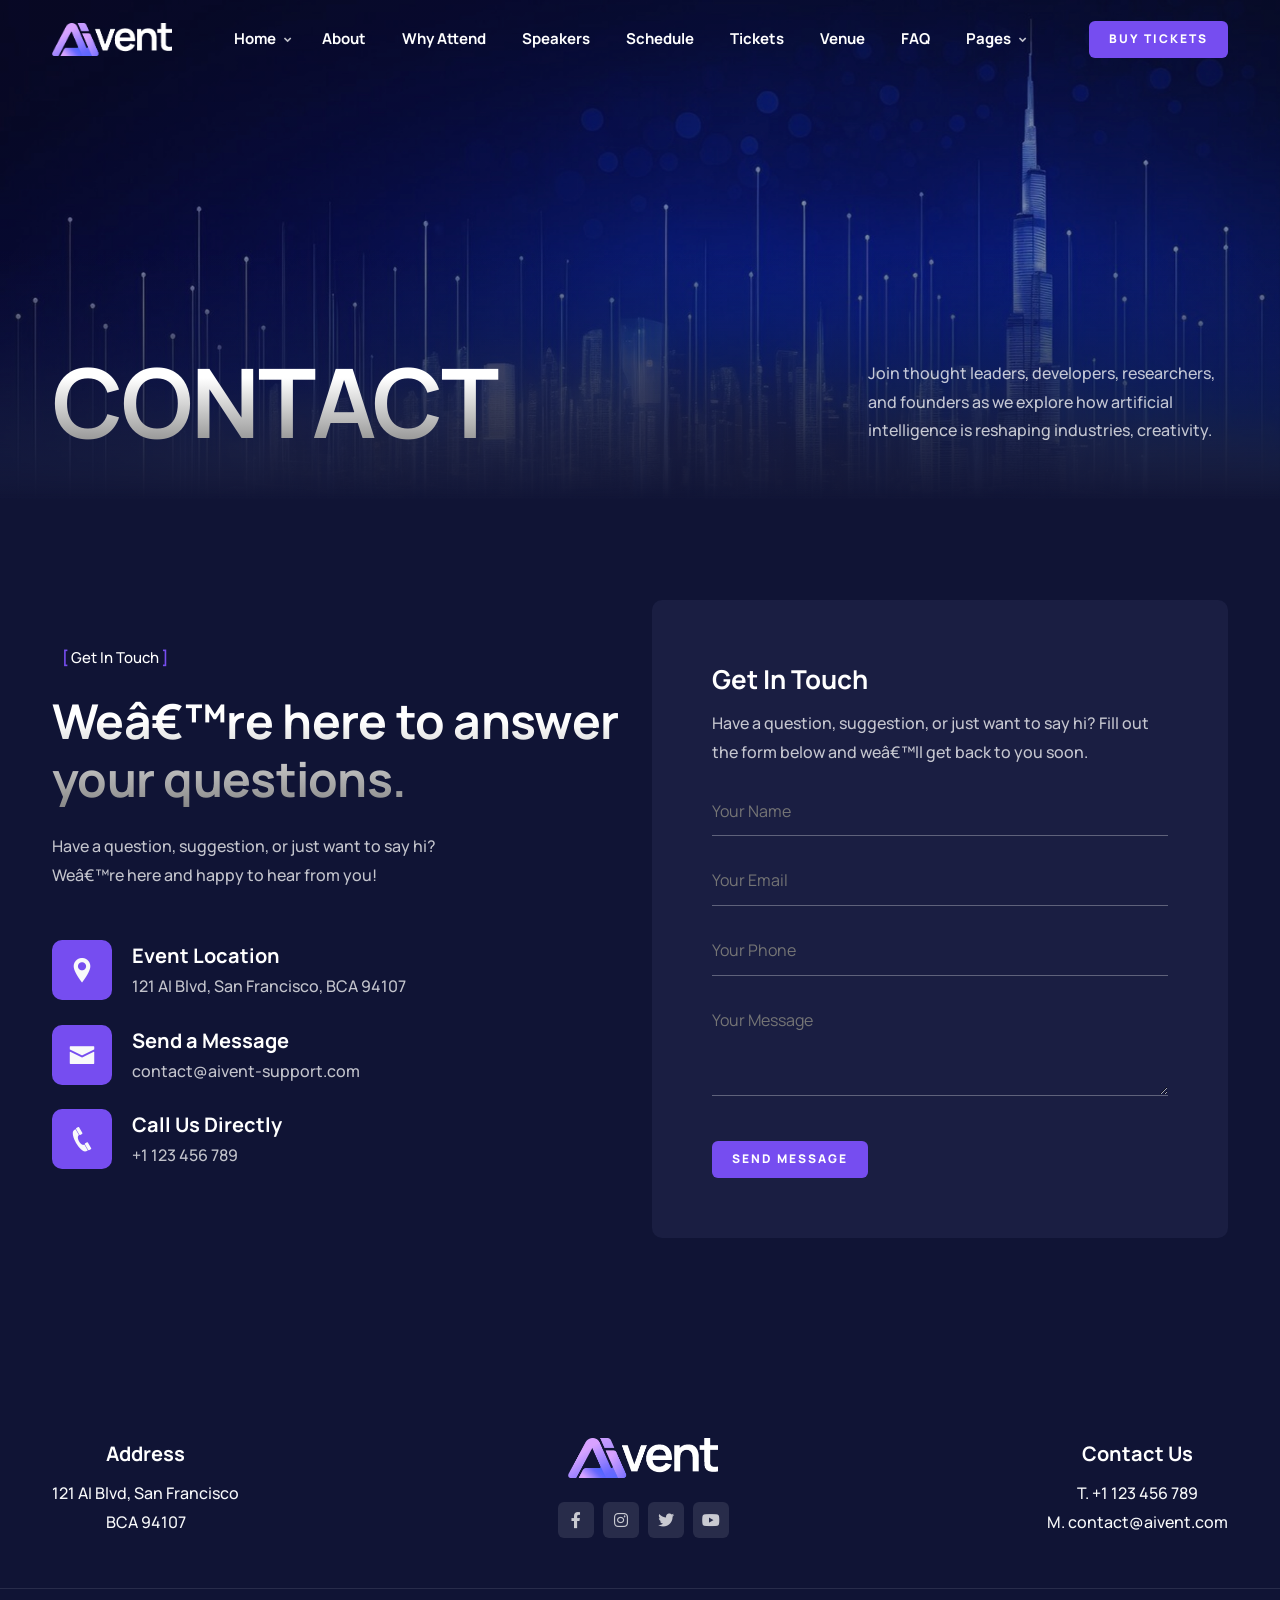
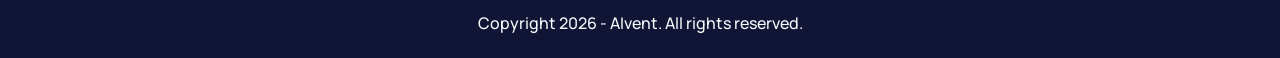
<file: contact.html>
﻿<!DOCTYPE html>
<html lang="en">


<head>
    <title>AIvent - AI Event, Conference and Meetup Website Template</title>
    <link rel="icon" href="images/icon.webp" type="image/gif" sizes="16x16">
    <meta content="text/html;charset=utf-8" http-equiv="Content-Type">
    <meta content="width=device-width, initial-scale=1.0" name="viewport" >
    <meta content="AIvent" name="description" >
    <meta content="" name="keywords" >
    <meta content="" name="author" >
    <!-- CSS Files
    ================================================== -->
    <link href="css/bootstrap.min.css" rel="stylesheet" type="text/css" id="bootstrap">
    <link href="css/vendors.css" rel="stylesheet" type="text/css" >
    <link href="css/style.css" rel="stylesheet" type="text/css" >
    <!-- color scheme -->
    <link id="colors" href="css/colors/scheme-01.css" rel="stylesheet" type="text/css" >

</head>

<body class="dark-scheme">

    <div id="wrapper">

        <div class="float-text show-on-scroll">
            <span><a href="#">Scroll to top</a></span>
        </div>
        <div class="scrollbar-v show-on-scroll"></div>

        <!-- page preloader begin -->
        <div id="de-loader"></div>
        <!-- page preloader close -->

        <header class="transparent">
            <div class="container">
                <div class="row">
                    <div class="col-md-12">
                        <div class="de-flex">
                            <div class="de-flex-col">
                                <!-- logo begin -->
                                <div id="logo">
                                    <a href="index.html">
                                        <img class="logo-main" src="images/logo.webp" alt="" >
                                        <img class="logo-scroll" src="images/logo.webp" alt="" >
                                        <img class="logo-mobile" src="images/logo.webp" alt="" >
                                    </a>
                                </div>
                                <!-- logo close -->
                            </div>

                            <div class="de-flex-col">
                                <div class="de-flex-col header-col-mid">
                                    <ul id="mainmenu">
                                        <li><a class="menu-item active" href="index.html#section-hero">Home</a>
                                            <ul class="mega">
                                                <li>
                                                    <div class="container">
                                                        <div class="sb-menu p-4">
                                                            <div class="row g-3">
                                                                <div class="col-lg-2 col-md-4 col-sm-6 text-center">
                                                                    <div class="relative hover text-center overflow-hidden soft-shadow rounded-1">
                                                                        <a class="p-0" href="index.html">
                                                                            <img src="images/demo/homepage-1.webp" class="w-100 relative hover-scale-1-1" alt="">
                                                                        </a>
                                                                    </div>
                                                                    <h6 class="mt-3">Demo 1</h6>
                                                                </div>

                                                                <div class="col-lg-2 col-md-4 col-sm-6 text-center">
                                                                    <div class="relative hover text-center overflow-hidden soft-shadow rounded-1">
                                                                        <a class="p-0" href="index-slider.html">
                                                                            <img src="images/demo/homepage-2.webp" class="w-100 relative hover-scale-1-1" alt="">
                                                                        </a>
                                                                    </div>
                                                                    <h6 class="mt-3">Demo 2</h6>
                                                                </div>

                                                                <div class="col-lg-2 col-md-4 col-sm-6 text-center">
                                                                    <div class="relative hover text-center overflow-hidden soft-shadow rounded-1">
                                                                        <a class="p-0" href="index-static-background.html">
                                                                            <img src="images/demo/homepage-3.webp" class="w-100 relative hover-scale-1-1" alt="">
                                                                        </a>
                                                                    </div>
                                                                    <h6 class="mt-3">Demo 3</h6>
                                                                </div>

                                                                <div class="col-lg-2 col-md-4 col-sm-6 text-center">
                                                                    <div class="relative hover text-center overflow-hidden soft-shadow rounded-1">
                                                                        <a class="p-0" href="index-slider-text.html">
                                                                            <img src="images/demo/homepage-4.webp" class="w-100 relative hover-scale-1-1" alt="">
                                                                        </a>
                                                                    </div>
                                                                    <h6 class="mt-3">Demo 4</h6>
                                                                </div>

                                                                <div class="col-lg-2 col-md-4 col-sm-6 text-center">
                                                                    <div class="relative hover text-center overflow-hidden soft-shadow rounded-1">
                                                                        <a class="p-0" href="index-countdown.html">
                                                                            <img src="images/demo/homepage-5.webp" class="w-100 relative hover-scale-1-1" alt="">
                                                                        </a>
                                                                    </div>
                                                                    <h6 class="mt-3">Demo 5</h6>
                                                                </div>

                                                                <div class="col-lg-2 col-md-4 col-sm-6 text-center">
                                                                    <div class="relative hover text-center overflow-hidden soft-shadow rounded-1">
                                                                        <a class="p-0" href="index-6.html">
                                                                            <img src="images/demo/homepage-6.webp" class="w-100 relative hover-scale-1-1" alt="">
                                                                        </a>
                                                                    </div>
                                                                    <h6 class="mt-3">Demo 6</h6>
                                                                </div>
                                                            </div>
                                                        </div>
                                                    </div>
                                                </li>
                                            </ul>
                                        </li>
                                        <li><a class="menu-item" href="index.html#section-about">About</a></li>
                                        <li><a class="menu-item" href="index.html#section-why-attend">Why Attend</a></li>
                                        <li><a class="menu-item" href="index.html#section-speakers">Speakers</a></li>
                                        <li><a class="menu-item" href="index.html#section-schedule">Schedule</a></li>
                                        <li><a class="menu-item" href="index.html#section-tickets">Tickets</a></li>
                                        <li><a class="menu-item" href="index.html#section-venue">Venue</a></li>
                                        <li><a class="menu-item" href="index.html#section-faq">FAQ</a></li>
                                        <li><a class="menu-item" href="news.html">Pages</a>
                                            <ul>
                                                <li><a class="menu-item" href="tickets.html">Tickets Style 1</a></li>
                                                <li><a class="menu-item" href="tickets-2.html">Tickets Style 2</a></li>
                                                <li><a class="menu-item" href="news.html">News</a></li>
                                                <li><a class="menu-item" href="news-single.html">News Single</a></li>
                                                <li><a class="menu-item" href="contact.html">Contact</a>
                                            </ul>
                                        </li>
                                    </ul>
                                </div>
                            </div>

                            <div class="de-flex-col">
                                <a class="btn-main fx-slide w-100" href="tickets-2.html"><span>Buy Tickets</span></a>

                                <div class="menu_side_area">
                                    <span id="menu-btn"></span>
                                </div>
                            </div>
                        </div>
                    </div>
                </div>
            </div>
        </header>

        <section id="section-hero" class="section-dark no-top no-bottom text-light jarallax relative mh-500 jarallax">
            <img src="images/background/4.webp" class="jarallax-img" alt="">
            <div class="gradient-edge-bottom h-50"></div>
            <div class="sw-overlay op-5"></div>
            <div class="abs w-80 bottom-10 z-2 w-100">
                <div class="container">
                    <div class="row align-items-center justify-content-between gx-5">
                        <div class="col-lg-6">
                            <div class="relative wow mask-right">
                                <div class="text-start">
                                    <h1 class="fs-96 text-uppercase fs-sm-10vw mb-0 lh-1">Contact</h1>
                                </div>
                            </div>
                        </div>

                        <div class="col-lg-4 wow fadeInRight" data-wow-delay=".3s">
                            <p class="mb-0">Join thought leaders, developers, researchers, and founders as we explore how artificial intelligence is reshaping industries, creativity.</p>
                        </div>
                    </div>
                </div>
            </div>
        </section>
        
        <section class="relative">
            <div class="container">
              <div class="row align-items-center justify-content-center">
                <div class="col-lg-6">
                    <div class="subtitle">Get In Touch</div>
                    <h2 class="wow fadeInUp">Weâ€™re here to answer your questions.</h2>

                    <p class="col-lg-8">Have a question, suggestion, or just want to say hi? Weâ€™re here and happy to hear from you!</p>

                    <div class="spacer-single"></div>

                    <div class="row">
                        <div class="col-lg-12">
                            <div class="relative mb-4">
                                <i class="abs fs-28 p-3 bg-color text-light rounded-1 icofont-location-pin"></i>
                                <div class="ms-80px">
                                    <h4 class="mb-0">Event Location</h4>
                                    121 AI Blvd, San Francisco, BCA 94107
                                </div>
                            </div>

                            <div class="relative mb-4">
                                <i class="abs fs-28 p-3 bg-color text-light rounded-1 icofont-envelope"></i>
                                <div class="ms-80px">
                                    <h4 class="mb-0">Send a Message</h4>
                                    contact@aivent-support.com
                                </div>
                            </div>

                            <div class="relative mb-4">
                                <i class="abs fs-28 p-3 bg-color text-light rounded-1 icofont-phone"></i>
                                <div class="ms-80px">
                                    <h4 class="mb-0">Call Us Directly</h4>
                                    +1 123 456 789
                                </div>
                            </div>
                            
                        </div>
                    </div>

                </div>

                <div class="col-lg-6">
                    <div class="bg-dark-2 rounded-1 p-60 relative">
                        <form name="contactForm" id="contact_form" method="post" action="#">
                        <div class="row g-4">
                            <div class="col-lg-12">
                                <h3>Get In Touch</h3>
                                <p>Have a question, suggestion, or just want to say hi? Fill out the form below and weâ€™ll get back to you soon.</p>

                                <div class="field-set">
                                    <input type="text" name="name" id="name" class="form-underline" placeholder="Your Name" required>
                                </div>

                                <div class="field-set">
                                    <input type="text" name="email" id="email" class="form-underline" placeholder="Your Email" required>
                                </div>

                                <div class="field-set">
                                    <input type="text" name="phone" id="phone" class="form-underline" placeholder="Your Phone" required>
                                </div>

                                <div class="field-set">
                                    <textarea name="message" id="message" class="form-underline h-100px" placeholder="Your Message" required></textarea>
                                </div>
                            </div>
                        </div>
                            
                        
                        <div class="g-recaptcha" data-sitekey="6LdW03QgAAAAAJko8aINFd1eJUdHlpvT4vNKakj6"></div>
                        <div id='submit' class="mt-3">
                            <input type='submit' id='send_message' value='Send Message' class="btn-main">
                        </div>

                        <div id="success_message" class='success'>
                            Your message has been sent successfully. Refresh this page if you want to send more messages.
                        </div>
                        <div id="error_message" class='error'>
                            Sorry there was an error sending your form.
                        </div>
                    </form>
                    </div>
                </div>
              </div>
            </div>
        </section>        

    </div>

    <!-- footer begin -->
    <footer class="text-light section-dark">
        <div class="container">
            <div class="row g-4 align-items-center">
                <div class="col-md-12">
                    <div class="d-lg-flex align-items-center justify-content-between text-center">
                        <div>
                            <h3 class="fs-20">Address</h3>
                            121 AI Blvd, San Francisco<br>
                            BCA 94107
                        </div>
                        <div>
                            <img src="images/logo.webp" class="w-150px" alt=""><br>
                            <div class="social-icons mb-sm-30 mt-4">
                                <a href="#"><i class="fa-brands fa-facebook-f"></i></a>
                                <a href="#"><i class="fa-brands fa-instagram"></i></a>
                                <a href="#"><i class="fa-brands fa-twitter"></i></a>
                                <a href="#"><i class="fa-brands fa-youtube"></i></a>
                            </div>

                        </div>
                        <div>
                            <h3 class="fs-20">Contact Us</h3>
                            T. +1 123 456 789<br>
                            M. contact@aivent.com
                        </div>
                    </div>
                </div>                    
            </div>
        </div>
        <div class="subfooter">
            <div class="container">
                <div class="row">
                    <div class="col-md-12 text-center">
                        Copyright 2026 - AIvent. All rights reserved.
                    </div>
                </div>
            </div>
        </div>
    </footer>
    <!-- footer end -->
    <!-- Javascript Files
    ================================================== -->
    <script src="js/vendors.js"></script>
    <script src="js/custom.js"></script>
    <script src="js/validation-contact.js"></script>

</body>


</html>
</file>
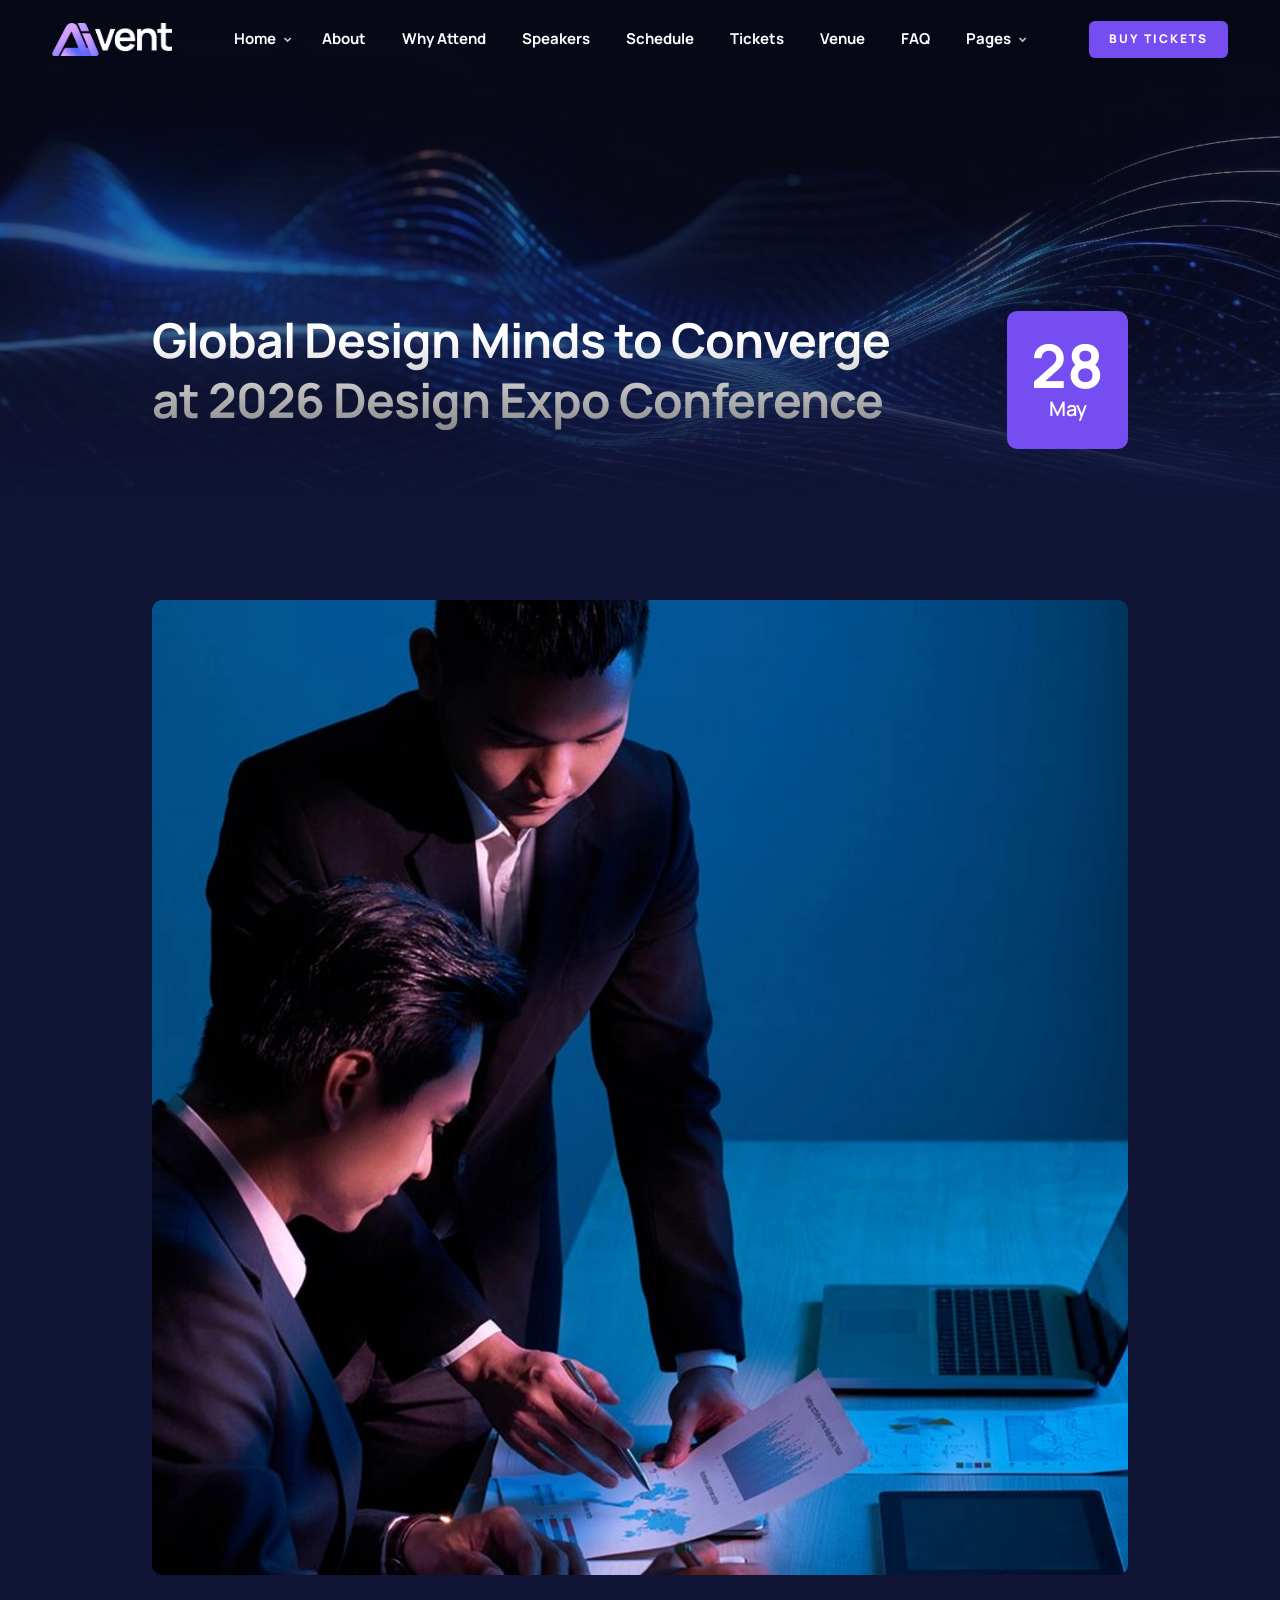
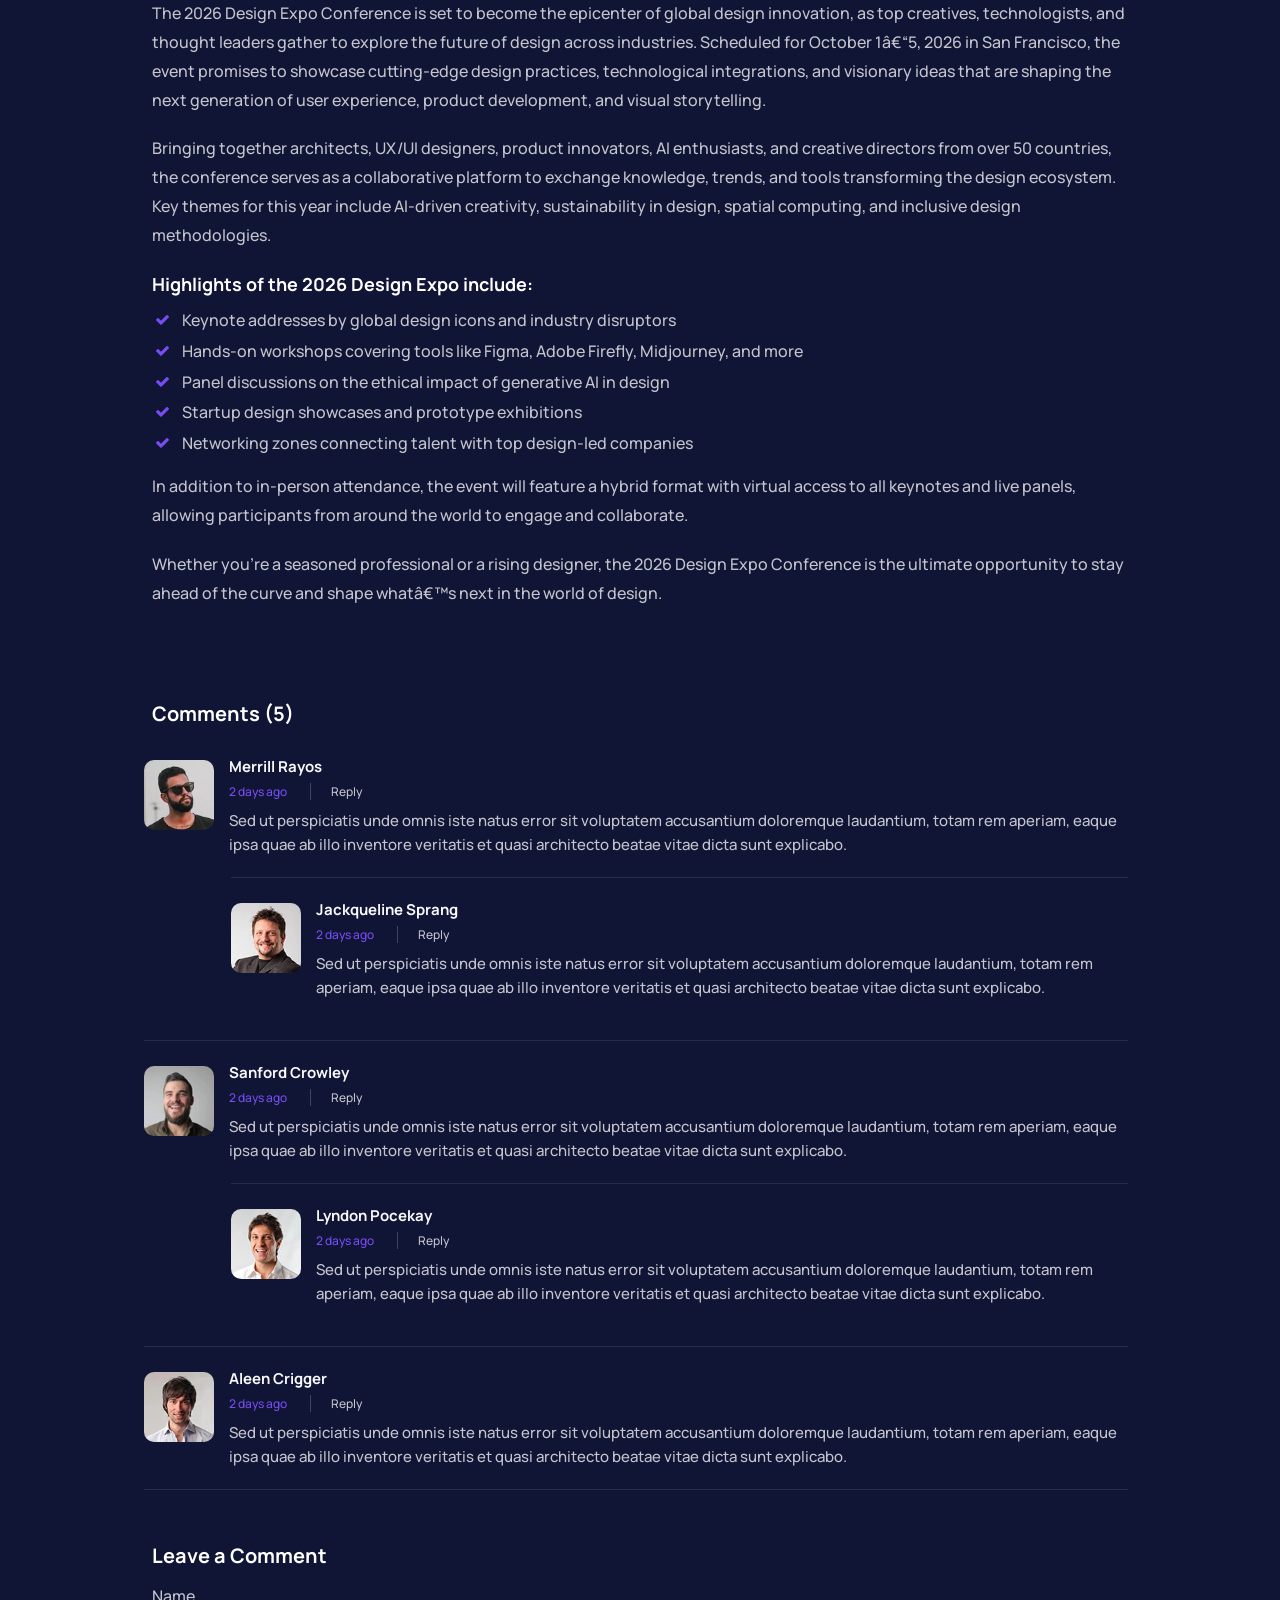
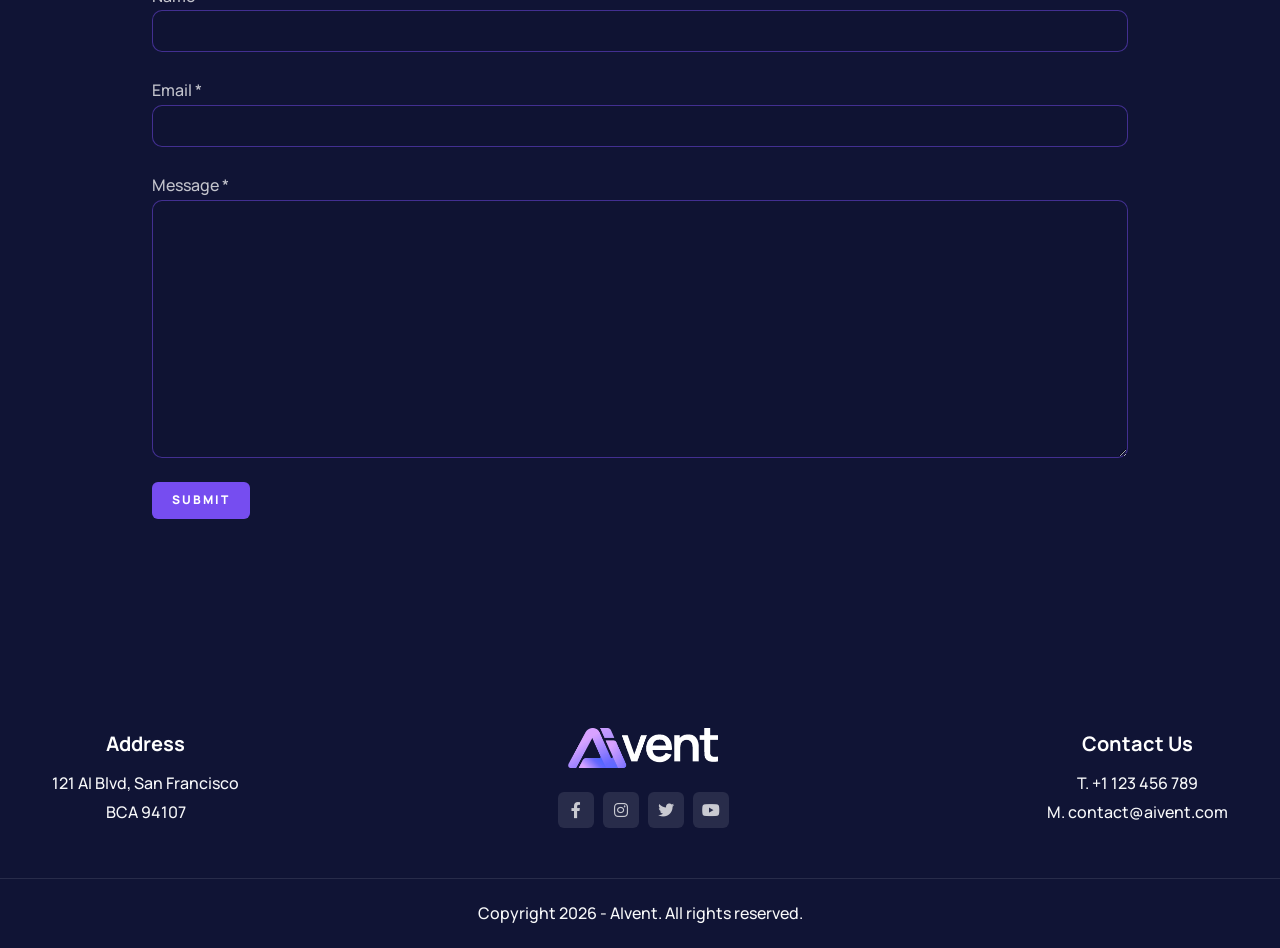
<file: news-single.html>
﻿<!DOCTYPE html>
<html lang="en">


<head>
    <title>AIvent - AI Event, Conference and Meetup Website Template</title>
    <link rel="icon" href="images/icon.webp" type="image/gif" sizes="16x16">
    <meta content="text/html;charset=utf-8" http-equiv="Content-Type">
    <meta content="width=device-width, initial-scale=1.0" name="viewport" >
    <meta content="AIvent" name="description" >
    <meta content="" name="keywords" >
    <meta content="" name="author" >
    <!-- CSS Files
    ================================================== -->
    <link href="css/bootstrap.min.css" rel="stylesheet" type="text/css" id="bootstrap">
    <link href="css/vendors.css" rel="stylesheet" type="text/css" >
    <link href="css/style.css" rel="stylesheet" type="text/css" >
    <!-- color scheme -->
    <link id="colors" href="css/colors/scheme-01.css" rel="stylesheet" type="text/css" >

</head>

<body class="dark-scheme section-dark">

    <div id="wrapper">

        <div class="float-text show-on-scroll">
            <span><a href="#">Scroll to top</a></span>
        </div>
        <div class="scrollbar-v show-on-scroll"></div>

        <!-- page preloader begin -->
        <div id="de-loader"></div>
        <!-- page preloader close -->

        <header class="transparent">
            <div class="container">
                <div class="row">
                    <div class="col-md-12">
                        <div class="de-flex">
                            <div class="de-flex-col">
                                <!-- logo begin -->
                                <div id="logo">
                                    <a href="index.html">
                                        <img class="logo-main" src="images/logo.webp" alt="" >
                                        <img class="logo-scroll" src="images/logo.webp" alt="" >
                                        <img class="logo-mobile" src="images/logo.webp" alt="" >
                                    </a>
                                </div>
                                <!-- logo close -->
                            </div>

                            <div class="de-flex-col">
                                <div class="de-flex-col header-col-mid">
                                    <ul id="mainmenu">
                                        <li><a class="menu-item active" href="index.html#section-hero">Home</a>
                                            <ul class="mega">
                                                <li>
                                                    <div class="container">
                                                        <div class="sb-menu p-4">
                                                            <div class="row g-3">
                                                                <div class="col-lg-2 col-md-4 col-sm-6 text-center">
                                                                    <div class="relative hover text-center overflow-hidden soft-shadow rounded-1">
                                                                        <a class="p-0" href="index.html">
                                                                            <img src="images/demo/homepage-1.webp" class="w-100 relative hover-scale-1-1" alt="">
                                                                        </a>
                                                                    </div>
                                                                    <h6 class="mt-3">Demo 1</h6>
                                                                </div>

                                                                <div class="col-lg-2 col-md-4 col-sm-6 text-center">
                                                                    <div class="relative hover text-center overflow-hidden soft-shadow rounded-1">
                                                                        <a class="p-0" href="index-slider.html">
                                                                            <img src="images/demo/homepage-2.webp" class="w-100 relative hover-scale-1-1" alt="">
                                                                        </a>
                                                                    </div>
                                                                    <h6 class="mt-3">Demo 2</h6>
                                                                </div>

                                                                <div class="col-lg-2 col-md-4 col-sm-6 text-center">
                                                                    <div class="relative hover text-center overflow-hidden soft-shadow rounded-1">
                                                                        <a class="p-0" href="index-static-background.html">
                                                                            <img src="images/demo/homepage-3.webp" class="w-100 relative hover-scale-1-1" alt="">
                                                                        </a>
                                                                    </div>
                                                                    <h6 class="mt-3">Demo 3</h6>
                                                                </div>

                                                                <div class="col-lg-2 col-md-4 col-sm-6 text-center">
                                                                    <div class="relative hover text-center overflow-hidden soft-shadow rounded-1">
                                                                        <a class="p-0" href="index-slider-text.html">
                                                                            <img src="images/demo/homepage-4.webp" class="w-100 relative hover-scale-1-1" alt="">
                                                                        </a>
                                                                    </div>
                                                                    <h6 class="mt-3">Demo 4</h6>
                                                                </div>

                                                                <div class="col-lg-2 col-md-4 col-sm-6 text-center">
                                                                    <div class="relative hover text-center overflow-hidden soft-shadow rounded-1">
                                                                        <a class="p-0" href="index-countdown.html">
                                                                            <img src="images/demo/homepage-5.webp" class="w-100 relative hover-scale-1-1" alt="">
                                                                        </a>
                                                                    </div>
                                                                    <h6 class="mt-3">Demo 5</h6>
                                                                </div>

                                                                <div class="col-lg-2 col-md-4 col-sm-6 text-center">
                                                                    <div class="relative hover text-center overflow-hidden soft-shadow rounded-1">
                                                                        <a class="p-0" href="index-6.html">
                                                                            <img src="images/demo/homepage-6.webp" class="w-100 relative hover-scale-1-1" alt="">
                                                                        </a>
                                                                    </div>
                                                                    <h6 class="mt-3">Demo 6</h6>
                                                                </div>
                                                            </div>
                                                        </div>
                                                    </div>
                                                </li>
                                            </ul>
                                        </li>
                                        <li><a class="menu-item" href="index.html#section-about">About</a></li>
                                        <li><a class="menu-item" href="index.html#section-why-attend">Why Attend</a></li>
                                        <li><a class="menu-item" href="index.html#section-speakers">Speakers</a></li>
                                        <li><a class="menu-item" href="index.html#section-schedule">Schedule</a></li>
                                        <li><a class="menu-item" href="index.html#section-tickets">Tickets</a></li>
                                        <li><a class="menu-item" href="index.html#section-venue">Venue</a></li>
                                        <li><a class="menu-item" href="index.html#section-faq">FAQ</a></li>
                                        <li><a class="menu-item" href="news.html">Pages</a>
                                            <ul>
                                                <li><a class="menu-item" href="tickets.html">Tickets Style 1</a></li>
                                                <li><a class="menu-item" href="tickets-2.html">Tickets Style 2</a></li>
                                                <li><a class="menu-item" href="news.html">News</a></li>
                                                <li><a class="menu-item" href="news-single.html">News Single</a></li>
                                                <li><a class="menu-item" href="contact.html">Contact</a>
                                            </ul>
                                        </li>
                                    </ul>
                                </div>
                            </div>

                            <div class="de-flex-col">
                                <a class="btn-main fx-slide w-100" href="tickets-2.html"><span>Buy Tickets</span></a>

                                <div class="menu_side_area">
                                    <span id="menu-btn"></span>
                                </div>
                            </div>
                        </div>
                    </div>
                </div>
            </div>
        </header>

        <section id="section-hero" class="section-dark no-top no-bottom text-light jarallax relative mh-500 jarallax">
            <img src="images/background/3.webp" class="jarallax-img" alt="">
            <div class="gradient-edge-bottom h-50"></div>
            <div class="sw-overlay op-5"></div>
            <div class="abs bottom-10 z-2 w-100">
                <div class="container">
                    <div class="row justify-content-center align-items-center">
                        <div class="col-lg-8">
                            <h1 class="text-start fs-48 fs-sm-10vw wow fadeIn" data-wow-delay=".6s">
                                Global Design Minds to Converge at 2026 Design Expo Conference
                            </h1>

                        </div>

                        <div class="col-lg-2">
                            <div class="relative text-lg-end">
                                <div class="d-inline-block z-2 bg-color rounded-1 text-white p-4 text-center fw-600 wow fadeIn" data-wow-delay="1s">
                                    <h4 class="fs-60 mb-0 lh-1">28</h4>
                                    <span class="fs-20 fw-60">May</span>
                                </div>
                            </div>
                        </div>
                    </div>
                </div>
            </div>
        </section>
        
        <section>
            <div class="container">
                <div class="row g-4 justify-content-center">
                    <div class="col-lg-10">
                        <div class="blog-read">

                            <div class="post-text">

                                <img src="images/news/s1.webp" class="w-100 rounded-1 mb-4" alt="">

                                <p>The 2026 Design Expo Conference is set to become the epicenter of global design innovation, as top creatives, technologists, and thought leaders gather to explore the future of design across industries. Scheduled for October 1â€“5, 2026 in San Francisco, the event promises to showcase cutting-edge design practices, technological integrations, and visionary ideas that are shaping the next generation of user experience, product development, and visual storytelling.</p>

                                <p>Bringing together architects, UX/UI designers, product innovators, AI enthusiasts, and creative directors from over 50 countries, the conference serves as a collaborative platform to exchange knowledge, trends, and tools transforming the design ecosystem. Key themes for this year include AI-driven creativity, sustainability in design, spatial computing, and inclusive design methodologies.</p>

                                <h5>Highlights of the 2026 Design Expo include:</h5>

                                <ul class="ul-check">
                                    <li>Keynote addresses by global design icons and industry disruptors</li>
                                    <li>Hands-on workshops covering tools like Figma, Adobe Firefly, Midjourney, and more</li>
                                    <li>Panel discussions on the ethical impact of generative AI in design</li>
                                    <li>Startup design showcases and prototype exhibitions</li>
                                    <li>Networking zones connecting talent with top design-led companies</li>
                                </ul>

                                <p>In addition to in-person attendance, the event will feature a hybrid format with virtual access to all keynotes and live panels, allowing participants from around the world to engage and collaborate.</p>

                                <p>Whether you're a seasoned professional or a rising designer, the 2026 Design Expo Conference is the ultimate opportunity to stay ahead of the curve and shape whatâ€™s next in the world of design.</p>

                            </div>

                        </div>

                        <div class="spacer-single"></div>

                        <div id="blog-comment">
                            <h4>Comments (5)</h4>

                            <div class="spacer-half"></div>

                            <ol>
                                <li>
                                    <div class="avatar">
                                        <img src="images/testimonial/1.webp" class="w-70px" alt="" ></div>
                                    <div class="comment-info">
                                        <span class="c_name text-light">Merrill Rayos</span>
                                        <span class="c_date id-color">2 days ago</span>
                                        <span class="c_reply"><a href="#">Reply</a></span>
                                        <div class="clearfix"></div>
                                    </div>

                                    <div class="comment">Sed ut perspiciatis unde omnis iste natus error sit voluptatem accusantium doloremque laudantium, totam rem aperiam, eaque ipsa quae ab illo inventore veritatis et quasi architecto beatae vitae dicta sunt explicabo.</div>
                                    <ol>
                                        <li>
                                            <div class="avatar">
                                                <img src="images/testimonial/2.webp" class="w-70px" alt="" ></div>
                                            <div class="comment-info">
                                                <span class="c_name text-light">Jackqueline Sprang</span>
                                                <span class="c_date id-color">2 days ago</span>
                                                <span class="c_reply"><a href="#">Reply</a></span>
                                                <div class="clearfix"></div>
                                            </div>
                                            <div class="comment">Sed ut perspiciatis unde omnis iste natus error sit voluptatem accusantium doloremque laudantium, totam rem aperiam, eaque ipsa quae ab illo inventore veritatis et quasi architecto beatae vitae dicta sunt
                                                explicabo.</div>
                                        </li>
                                    </ol>
                                </li>

                                <li>
                                    <div class="avatar">
                                        <img src="images/testimonial/3.webp" class="w-70px" alt="" ></div>
                                    <div class="comment-info">
                                        <span class="c_name text-light">Sanford Crowley</span>
                                        <span class="c_date id-color">2 days ago</span>
                                        <span class="c_reply"><a href="#">Reply</a></span>
                                        <div class="clearfix"></div>
                                    </div>
                                    <div class="comment">Sed ut perspiciatis unde omnis iste natus error sit voluptatem accusantium doloremque laudantium, totam rem aperiam, eaque ipsa quae ab illo inventore veritatis et quasi architecto beatae vitae dicta sunt explicabo.</div>
                                    <ol>
                                        <li>
                                            <div class="avatar">
                                                <img src="images/testimonial/4.webp" class="w-70px" alt="" ></div>
                                            <div class="comment-info">
                                                <span class="c_name text-light">Lyndon Pocekay</span>
                                                <span class="c_date id-color">2 days ago</span>
                                                <span class="c_reply"><a href="#">Reply</a></span>
                                                <div class="clearfix"></div>
                                            </div>
                                            <div class="comment">Sed ut perspiciatis unde omnis iste natus error sit voluptatem accusantium doloremque laudantium, totam rem aperiam, eaque ipsa quae ab illo inventore veritatis et quasi architecto beatae vitae dicta sunt
                                                explicabo.</div>
                                        </li>
                                    </ol>
                                </li>

                                <li>
                                    <div class="avatar">
                                        <img src="images/testimonial/5.webp" class="w-70px" alt="" ></div>
                                    <div class="comment-info">
                                        <span class="c_name text-light">Aleen Crigger</span>
                                        <span class="c_date id-color">2 days ago</span>
                                        <span class="c_reply"><a href="#">Reply</a></span>

                                        <div class="clearfix"></div>
                                    </div>
                                    <div class="comment">Sed ut perspiciatis unde omnis iste natus error sit voluptatem accusantium doloremque laudantium, totam rem aperiam, eaque ipsa quae ab illo inventore veritatis et quasi architecto beatae vitae dicta sunt explicabo.</div>
                                </li>
                            </ol>

                            <div class="spacer-single"></div>

                            <div id="comment-form-wrapper">
                                <h4>Leave a Comment</h4>
                                <div class="comment_form_holder">
                                    <form id="contact_form" name="form1" class="form-border" method="post" action="#">

                                        <label>Name</label>
                                        <input type="text" name="name" id="name" class="form-control mb-4" >

                                        <label>Email <span class="req">*</span></label>
                                        <input type="text" name="email" id="email" class="form-control mb-4" >
                                        <div id="error_email" class="error">Please check your email</div>

                                        <label>Message <span class="req">*</span></label>
                                        <textarea cols="10" rows="10" name="message" id="message" class="form-control mb-4"></textarea>
                                        <div id="error_message" class="error">Please check your message</div>
                                        <div id="mail_success" class="success">Thank you. Your message has been sent.</div>
                                        <div id="mail_failed" class="error">Error, email not sent</div>
                                        <a class="btn-main fx-slide" href="#"><span>Submit</span></a>
                                    </form>
                                </div>
                            </div>
                        </div>

                    </div>
                    
                </div>
            </div>
        </section>        

    </div>

    <!-- footer begin -->
    <footer class="text-light section-dark">
        <div class="container">
            <div class="row g-4 align-items-center">
                <div class="col-md-12">
                    <div class="d-lg-flex align-items-center justify-content-between text-center">
                        <div>
                            <h3 class="fs-20">Address</h3>
                            121 AI Blvd, San Francisco<br>
                            BCA 94107
                        </div>
                        <div>
                            <img src="images/logo.webp" class="w-150px" alt=""><br>
                            <div class="social-icons mb-sm-30 mt-4">
                                <a href="#"><i class="fa-brands fa-facebook-f"></i></a>
                                <a href="#"><i class="fa-brands fa-instagram"></i></a>
                                <a href="#"><i class="fa-brands fa-twitter"></i></a>
                                <a href="#"><i class="fa-brands fa-youtube"></i></a>
                            </div>

                        </div>
                        <div>
                            <h3 class="fs-20">Contact Us</h3>
                            T. +1 123 456 789<br>
                            M. contact@aivent.com
                        </div>
                    </div>
                </div>                    
            </div>
        </div>
        <div class="subfooter">
            <div class="container">
                <div class="row">
                    <div class="col-md-12 text-center">
                        Copyright 2026 - AIvent. All rights reserved.
                    </div>
                </div>
            </div>
        </div>
    </footer>
    <!-- footer end -->
    <!-- Javascript Files
    ================================================== -->
    <script src="js/vendors.js"></script>
    <script src="js/custom.js"></script>
    <script src="js/countdown-custom.js"></script>
    <script src="js/custom-marquee.js"></script>

</body>


</html>
</file>
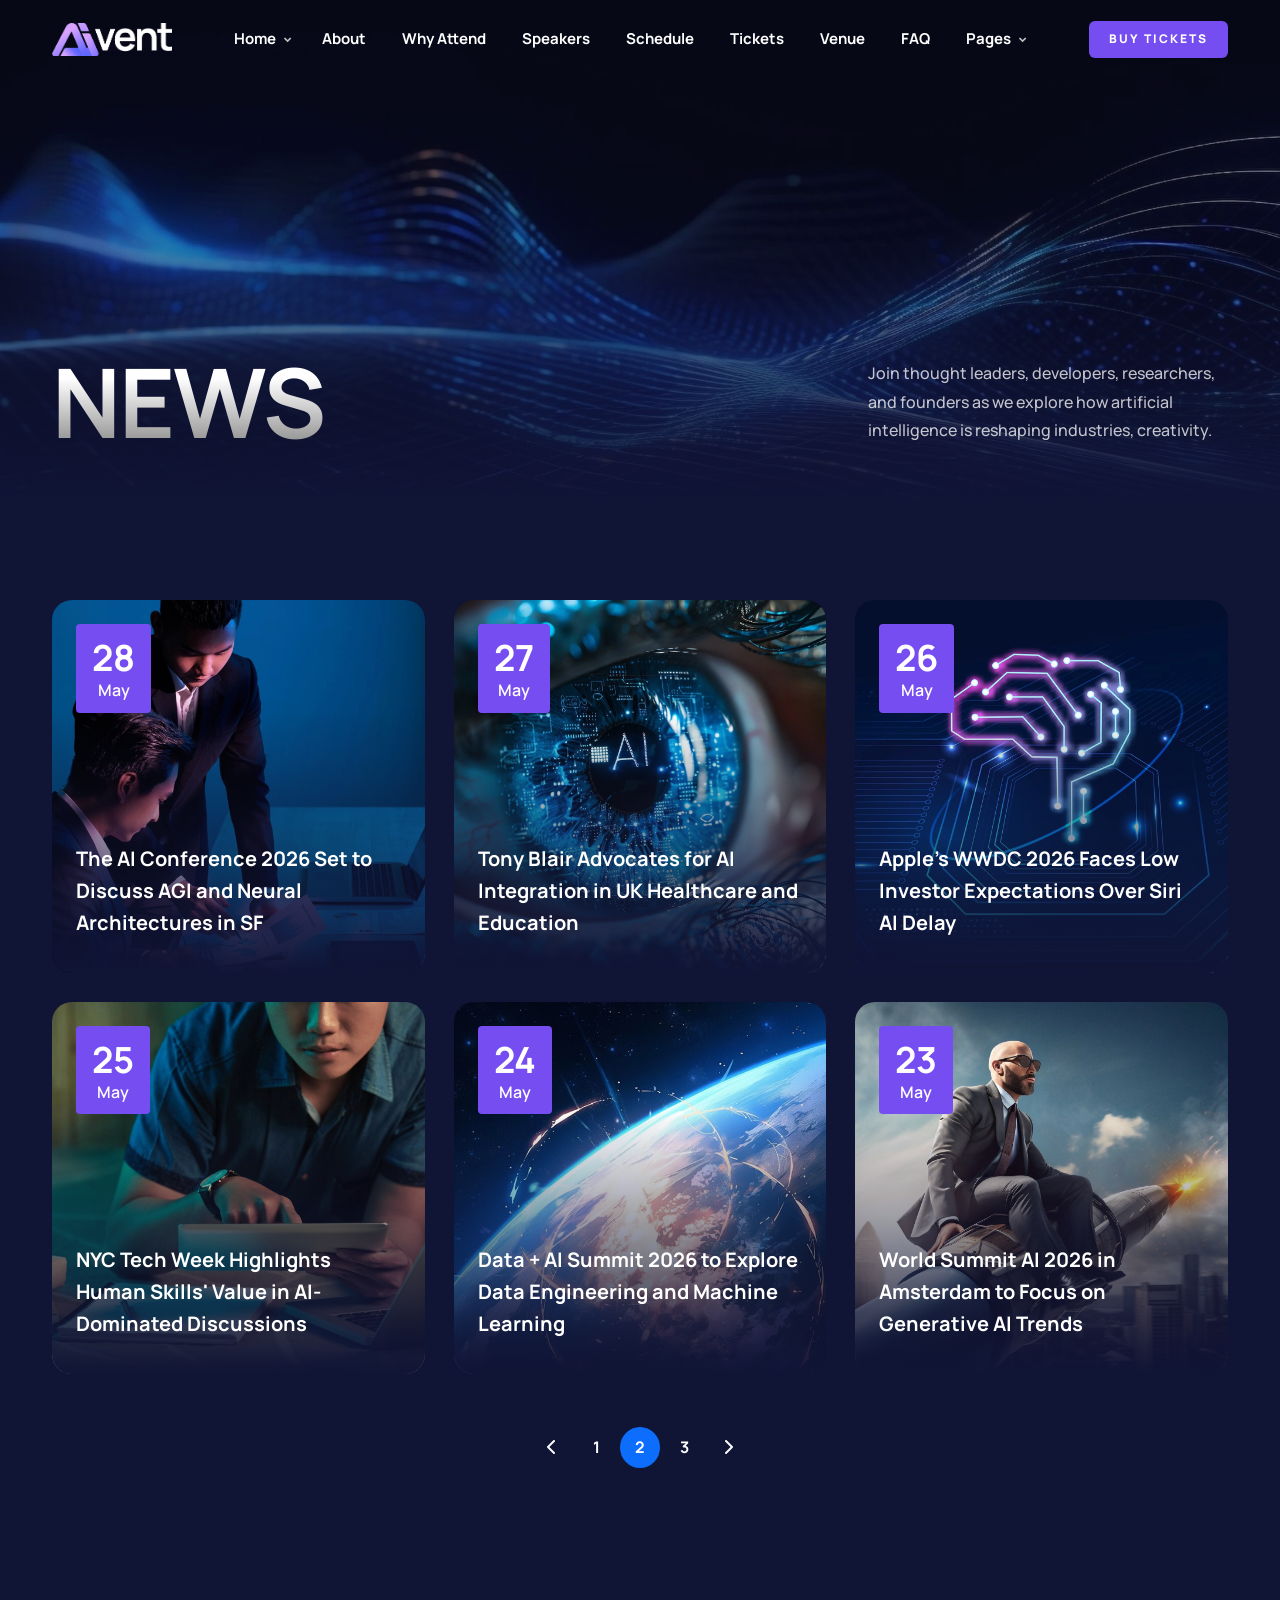
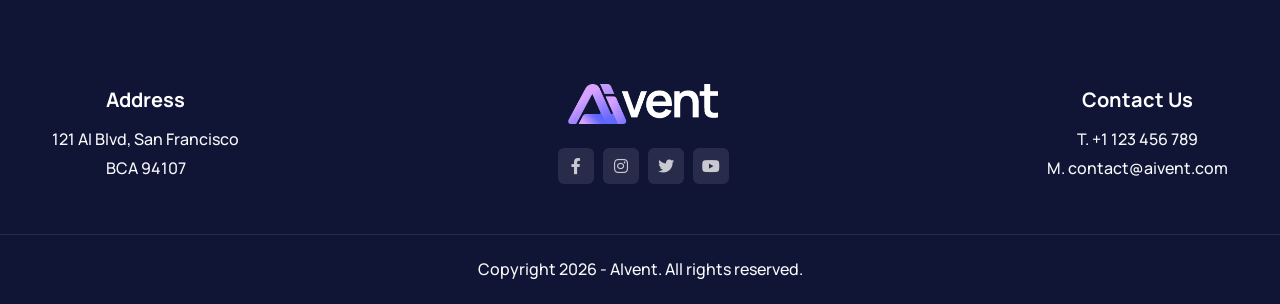
<file: news.html>
﻿<!DOCTYPE html>
<html lang="en">


<head>
    <title>AIvent - AI Event, Conference and Meetup Website Template</title>
    <link rel="icon" href="images/icon.webp" type="image/gif" sizes="16x16">
    <meta content="text/html;charset=utf-8" http-equiv="Content-Type">
    <meta content="width=device-width, initial-scale=1.0" name="viewport" >
    <meta content="AIvent" name="description" >
    <meta content="" name="keywords" >
    <meta content="" name="author" >
    <!-- CSS Files
    ================================================== -->
    <link href="css/bootstrap.min.css" rel="stylesheet" type="text/css" id="bootstrap">
    <link href="css/vendors.css" rel="stylesheet" type="text/css" >
    <link href="css/style.css" rel="stylesheet" type="text/css" >
    <!-- color scheme -->
    <link id="colors" href="css/colors/scheme-01.css" rel="stylesheet" type="text/css" >

</head>

<body class="dark-scheme">

    <div id="wrapper">

        <div class="float-text show-on-scroll">
            <span><a href="#">Scroll to top</a></span>
        </div>
        <div class="scrollbar-v show-on-scroll"></div>

        <!-- page preloader begin -->
        <div id="de-loader"></div>
        <!-- page preloader close -->

        <header class="transparent">
            <div class="container">
                <div class="row">
                    <div class="col-md-12">
                        <div class="de-flex">
                            <div class="de-flex-col">
                                <!-- logo begin -->
                                <div id="logo">
                                    <a href="index.html">
                                        <img class="logo-main" src="images/logo.webp" alt="" >
                                        <img class="logo-scroll" src="images/logo.webp" alt="" >
                                        <img class="logo-mobile" src="images/logo.webp" alt="" >
                                    </a>
                                </div>
                                <!-- logo close -->
                            </div>

                            <div class="de-flex-col">
                                <div class="de-flex-col header-col-mid">
                                    <ul id="mainmenu">
                                        <li><a class="menu-item active" href="index.html#section-hero">Home</a>
                                            <ul class="mega">
                                                <li>
                                                    <div class="container">
                                                        <div class="sb-menu p-4">
                                                            <div class="row g-3">
                                                                <div class="col-lg-2 col-md-4 col-sm-6 text-center">
                                                                    <div class="relative hover text-center overflow-hidden soft-shadow rounded-1">
                                                                        <a class="p-0" href="index.html">
                                                                            <img src="images/demo/homepage-1.webp" class="w-100 relative hover-scale-1-1" alt="">
                                                                        </a>
                                                                    </div>
                                                                    <h6 class="mt-3">Demo 1</h6>
                                                                </div>

                                                                <div class="col-lg-2 col-md-4 col-sm-6 text-center">
                                                                    <div class="relative hover text-center overflow-hidden soft-shadow rounded-1">
                                                                        <a class="p-0" href="index-slider.html">
                                                                            <img src="images/demo/homepage-2.webp" class="w-100 relative hover-scale-1-1" alt="">
                                                                        </a>
                                                                    </div>
                                                                    <h6 class="mt-3">Demo 2</h6>
                                                                </div>

                                                                <div class="col-lg-2 col-md-4 col-sm-6 text-center">
                                                                    <div class="relative hover text-center overflow-hidden soft-shadow rounded-1">
                                                                        <a class="p-0" href="index-static-background.html">
                                                                            <img src="images/demo/homepage-3.webp" class="w-100 relative hover-scale-1-1" alt="">
                                                                        </a>
                                                                    </div>
                                                                    <h6 class="mt-3">Demo 3</h6>
                                                                </div>

                                                                <div class="col-lg-2 col-md-4 col-sm-6 text-center">
                                                                    <div class="relative hover text-center overflow-hidden soft-shadow rounded-1">
                                                                        <a class="p-0" href="index-slider-text.html">
                                                                            <img src="images/demo/homepage-4.webp" class="w-100 relative hover-scale-1-1" alt="">
                                                                        </a>
                                                                    </div>
                                                                    <h6 class="mt-3">Demo 4</h6>
                                                                </div>

                                                                <div class="col-lg-2 col-md-4 col-sm-6 text-center">
                                                                    <div class="relative hover text-center overflow-hidden soft-shadow rounded-1">
                                                                        <a class="p-0" href="index-countdown.html">
                                                                            <img src="images/demo/homepage-5.webp" class="w-100 relative hover-scale-1-1" alt="">
                                                                        </a>
                                                                    </div>
                                                                    <h6 class="mt-3">Demo 5</h6>
                                                                </div>

                                                                <div class="col-lg-2 col-md-4 col-sm-6 text-center">
                                                                    <div class="relative hover text-center overflow-hidden soft-shadow rounded-1">
                                                                        <a class="p-0" href="index-6.html">
                                                                            <img src="images/demo/homepage-6.webp" class="w-100 relative hover-scale-1-1" alt="">
                                                                        </a>
                                                                    </div>
                                                                    <h6 class="mt-3">Demo 6</h6>
                                                                </div>
                                                            </div>
                                                        </div>
                                                    </div>
                                                </li>
                                            </ul>
                                        </li>
                                        <li><a class="menu-item" href="index.html#section-about">About</a></li>
                                        <li><a class="menu-item" href="index.html#section-why-attend">Why Attend</a></li>
                                        <li><a class="menu-item" href="index.html#section-speakers">Speakers</a></li>
                                        <li><a class="menu-item" href="index.html#section-schedule">Schedule</a></li>
                                        <li><a class="menu-item" href="index.html#section-tickets">Tickets</a></li>
                                        <li><a class="menu-item" href="index.html#section-venue">Venue</a></li>
                                        <li><a class="menu-item" href="index.html#section-faq">FAQ</a></li>
                                        <li><a class="menu-item" href="news.html">Pages</a>
                                            <ul>
                                                <li><a class="menu-item" href="tickets.html">Tickets Style 1</a></li>
                                                <li><a class="menu-item" href="tickets-2.html">Tickets Style 2</a></li>
                                                <li><a class="menu-item" href="news.html">News</a></li>
                                                <li><a class="menu-item" href="news-single.html">News Single</a></li>
                                                <li><a class="menu-item" href="contact.html">Contact</a>
                                            </ul>
                                        </li>
                                    </ul>
                                </div>
                            </div>

                            <div class="de-flex-col">
                                <a class="btn-main fx-slide w-100" href="tickets-2.html"><span>Buy Tickets</span></a>

                                <div class="menu_side_area">
                                    <span id="menu-btn"></span>
                                </div>
                            </div>
                        </div>
                    </div>
                </div>
            </div>
        </header>

        <section id="section-hero" class="section-dark no-top no-bottom text-light jarallax relative mh-500 jarallax">
            <img src="images/background/3.webp" class="jarallax-img" alt="">
            <div class="gradient-edge-bottom h-50"></div>
            <div class="sw-overlay op-5"></div>
            <div class="abs w-80 bottom-10 z-2 w-100">
                <div class="container">
                    <div class="row align-items-center justify-content-between gx-5">
                        <div class="col-lg-6">
                            <div class="relative wow mask-right">
                                <div class="text-start">
                                    <h1 class="fs-96 text-uppercase fs-sm-10vw mb-0 lh-1">News</h1>
                                </div>
                            </div>
                        </div>

                        <div class="col-lg-4 wow fadeInRight" data-wow-delay=".3s">
                            <p class="mb-0">Join thought leaders, developers, researchers, and founders as we explore how artificial intelligence is reshaping industries, creativity.</p>
                        </div>
                    </div>
                </div>
            </div>
        </section>
        
        <section>
            <div class="container">
                <div class="row g-4">

                    <div class="col-lg-4">
                        <a href="news-single.html" class="d-block hover relative rounded-20 overflow-hidden text-light">
                            <div class="abs z-2 bg-color rounded-2 text-white p-3 pb-2 m-4 text-center fw-600">
                                <h4 class="fs-36 mb-0 lh-1">28</h4>
                                <span>May</span>
                            </div>

                            <img src="images/news/s1.webp" class="w-100 hover-scale-1-1" alt="">

                            <div class="absolute start-0 bottom-0 p-4 z-2">
                                <h4>The AI Conference 2026 Set to Discuss AGI and Neural Architectures in SF</h4>
                            </div>

                            <div class="gradient-edge-bottom h-70"></div>
                        </a>
                    </div>

                    <div class="col-lg-4">
                        <a href="news-single.html" class="d-block hover relative rounded-20 overflow-hidden text-light">
                            <div class="abs z-2 bg-color rounded-2 text-white p-3 pb-2 m-4 text-center fw-600">
                                <h4 class="fs-36 mb-0 lh-1">27</h4>
                                <span>May</span>
                            </div>

                            <img src="images/news/s2.webp" class="w-100 hover-scale-1-1" alt="">

                            <div class="absolute start-0 bottom-0 p-4 z-2">
                                <h4>Tony Blair Advocates for AI Integration in UK Healthcare and Education</h4>
                            </div>

                            <div class="gradient-edge-bottom h-70"></div>
                        </a>
                    </div>

                    <div class="col-lg-4">
                        <a href="news-single.html" class="d-block hover relative rounded-20 overflow-hidden text-light">
                            <div class="abs z-2 bg-color rounded-2 text-white p-3 pb-2 m-4 text-center fw-600">
                                <h4 class="fs-36 mb-0 lh-1">26</h4>
                                <span>May</span>
                            </div>

                            <img src="images/news/s3.webp" class="w-100 hover-scale-1-1" alt="">

                            <div class="absolute start-0 bottom-0 p-4 z-2">
                                <h4>Apple's WWDC 2026 Faces Low Investor Expectations Over Siri AI Delay</h4>
                            </div>

                            <div class="gradient-edge-bottom h-70"></div>
                        </a>
                    </div>

                    <div class="col-lg-4">
                        <a href="news-single.html" class="d-block hover relative rounded-20 overflow-hidden text-light">
                            <div class="abs z-2 bg-color rounded-2 text-white p-3 pb-2 m-4 text-center fw-600">
                                <h4 class="fs-36 mb-0 lh-1">25</h4>
                                <span>May</span>
                            </div>

                            <img src="images/news/s4.webp" class="w-100 hover-scale-1-1" alt="">

                            <div class="absolute start-0 bottom-0 p-4 z-2">
                                <h4>NYC Tech Week Highlights Human Skills' Value in AI-Dominated Discussions</h4>
                            </div>

                            <div class="gradient-edge-bottom h-70"></div>
                        </a>
                    </div>

                    <div class="col-lg-4">
                        <a href="news-single.html" class="d-block hover relative rounded-20 overflow-hidden text-light">
                            <div class="abs z-2 bg-color rounded-2 text-white p-3 pb-2 m-4 text-center fw-600">
                                <h4 class="fs-36 mb-0 lh-1">24</h4>
                                <span>May</span>
                            </div>

                            <img src="images/news/s5.webp" class="w-100 hover-scale-1-1" alt="">

                            <div class="absolute start-0 bottom-0 p-4 z-2">
                                <h4>Data + AI Summit 2026 to Explore Data Engineering and Machine Learning</h4>
                            </div>

                            <div class="gradient-edge-bottom h-70"></div>
                        </a>
                    </div>

                    <div class="col-lg-4">
                        <a href="news-single.html" class="d-block hover relative rounded-20 overflow-hidden text-light">
                            <div class="abs z-2 bg-color rounded-2 text-white p-3 pb-2 m-4 text-center fw-600">
                                <h4 class="fs-36 mb-0 lh-1">23</h4>
                                <span>May</span>
                            </div>

                            <img src="images/news/s6.webp" class="w-100 hover-scale-1-1" alt="">

                            <div class="absolute start-0 bottom-0 p-4 z-2">
                                <h4>World Summit AI 2026 in Amsterdam to Focus on Generative AI Trends</h4>
                            </div>

                            <div class="gradient-edge-bottom h-70"></div>
                        </a>
                    </div>     

                    <!-- pagination begin -->
                    <div class="col-lg-12 pt-4 text-center">
                        <div class="d-inline-block">
                            <nav aria-label="Page navigation example">
                              <ul class="pagination">
                                <li class="page-item">
                                  <a class="page-link" href="#" aria-label="Previous">
                                    <span aria-hidden="true"><i class="fa fa-chevron-left"></i></span>
                                  </a>
                                </li>
                                <li class="page-item"><a class="page-link" href="#">1</a></li>
                                <li class="page-item active" aria-current="page"><a class="page-link" href="#">2</a></li>
                                <li class="page-item"><a class="page-link" href="#">3</a></li>
                                <li class="page-item">
                                  <a class="page-link" href="#" aria-label="Next">
                                    <span aria-hidden="true"><i class="fa fa-chevron-right"></i></span>
                                  </a>
                                </li>
                              </ul>
                            </nav>
                        </div>
                    </div>
                    <!-- pagination end -->
                    
                </div>
            </div>
        </section>        

    </div>

    <!-- footer begin -->
    <footer class="text-light section-dark">
        <div class="container">
            <div class="row g-4 align-items-center">
                <div class="col-md-12">
                    <div class="d-lg-flex align-items-center justify-content-between text-center">
                        <div>
                            <h3 class="fs-20">Address</h3>
                            121 AI Blvd, San Francisco<br>
                            BCA 94107
                        </div>
                        <div>
                            <img src="images/logo.webp" class="w-150px" alt=""><br>
                            <div class="social-icons mb-sm-30 mt-4">
                                <a href="#"><i class="fa-brands fa-facebook-f"></i></a>
                                <a href="#"><i class="fa-brands fa-instagram"></i></a>
                                <a href="#"><i class="fa-brands fa-twitter"></i></a>
                                <a href="#"><i class="fa-brands fa-youtube"></i></a>
                            </div>

                        </div>
                        <div>
                            <h3 class="fs-20">Contact Us</h3>
                            T. +1 123 456 789<br>
                            M. contact@aivent.com
                        </div>
                    </div>
                </div>                    
            </div>
        </div>
        <div class="subfooter">
            <div class="container">
                <div class="row">
                    <div class="col-md-12 text-center">
                        Copyright 2026 - AIvent. All rights reserved.
                    </div>
                </div>
            </div>
        </div>
    </footer>
    <!-- footer end -->
    <!-- Javascript Files
    ================================================== -->
    <script src="js/vendors.js"></script>
    <script src="js/custom.js"></script>
    <script src="js/countdown-custom.js"></script>
    <script src="js/custom-marquee.js"></script>

</body>


</html>
</file>
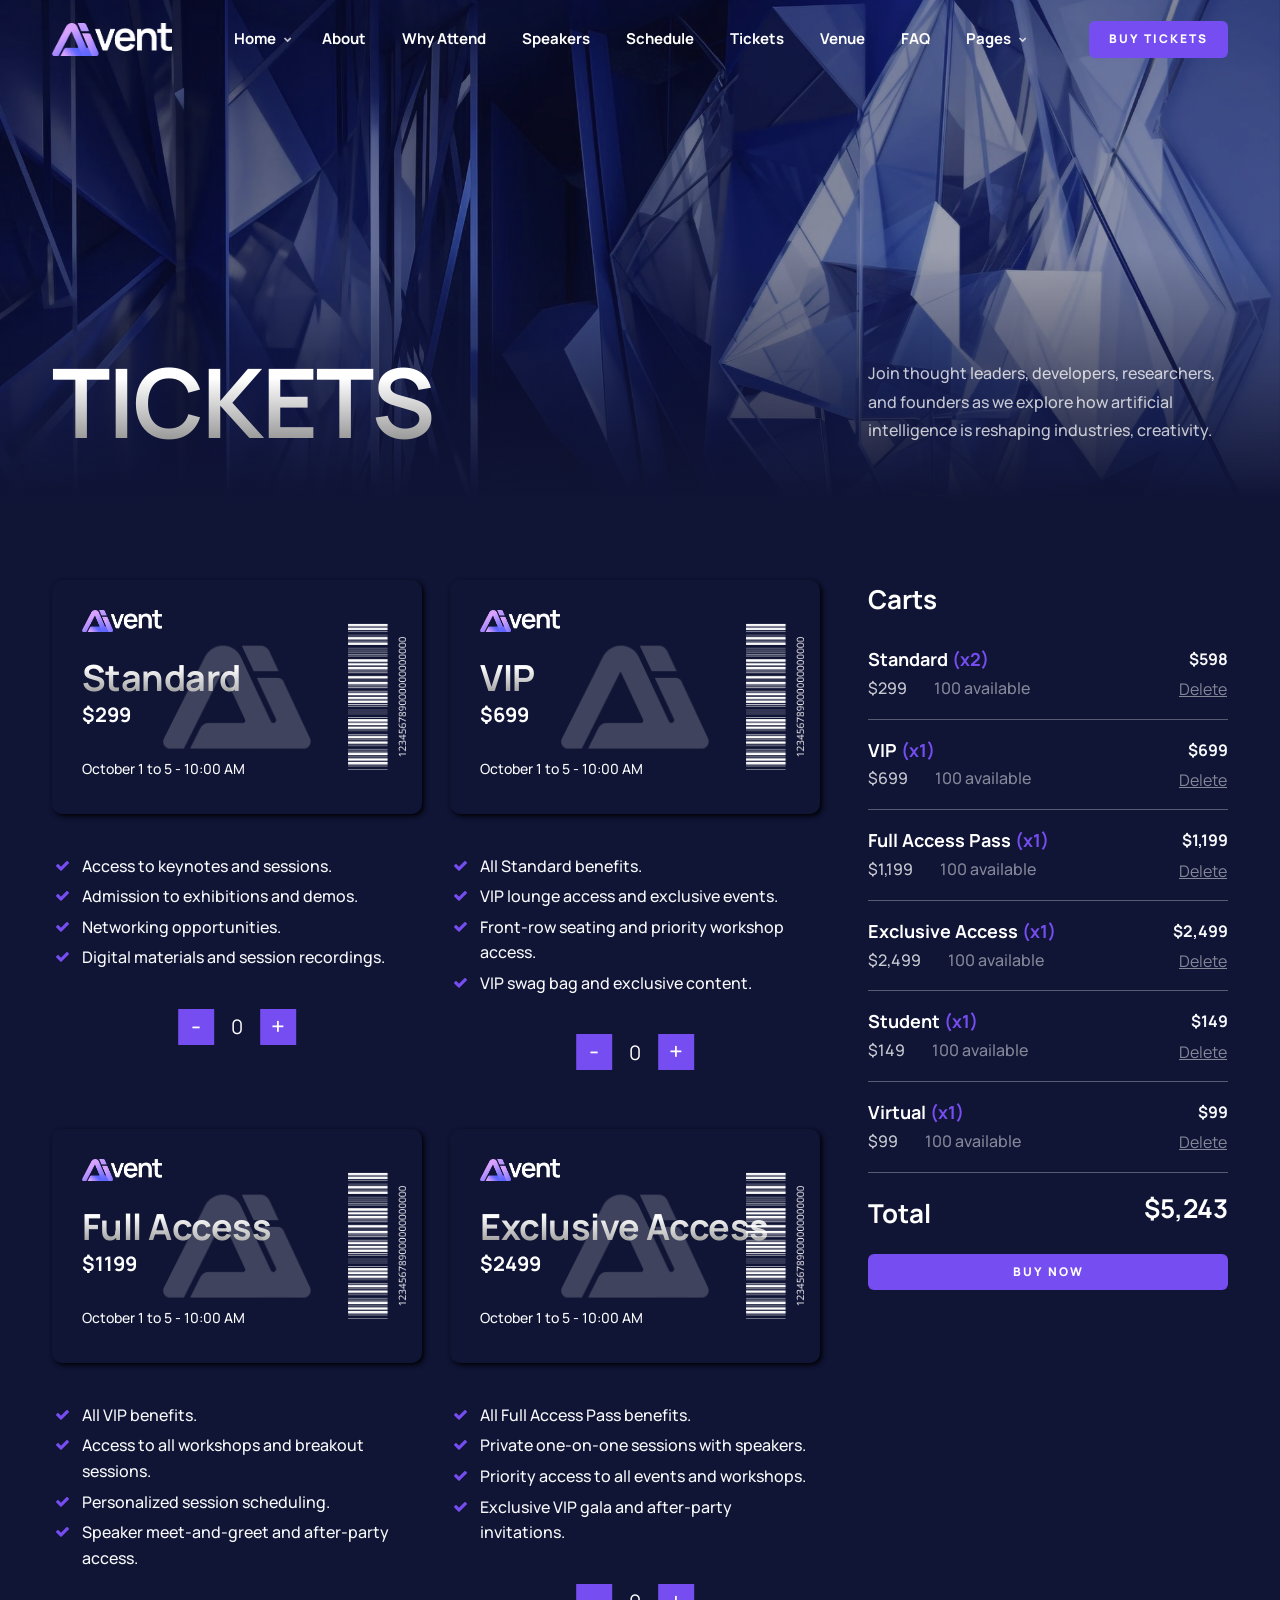
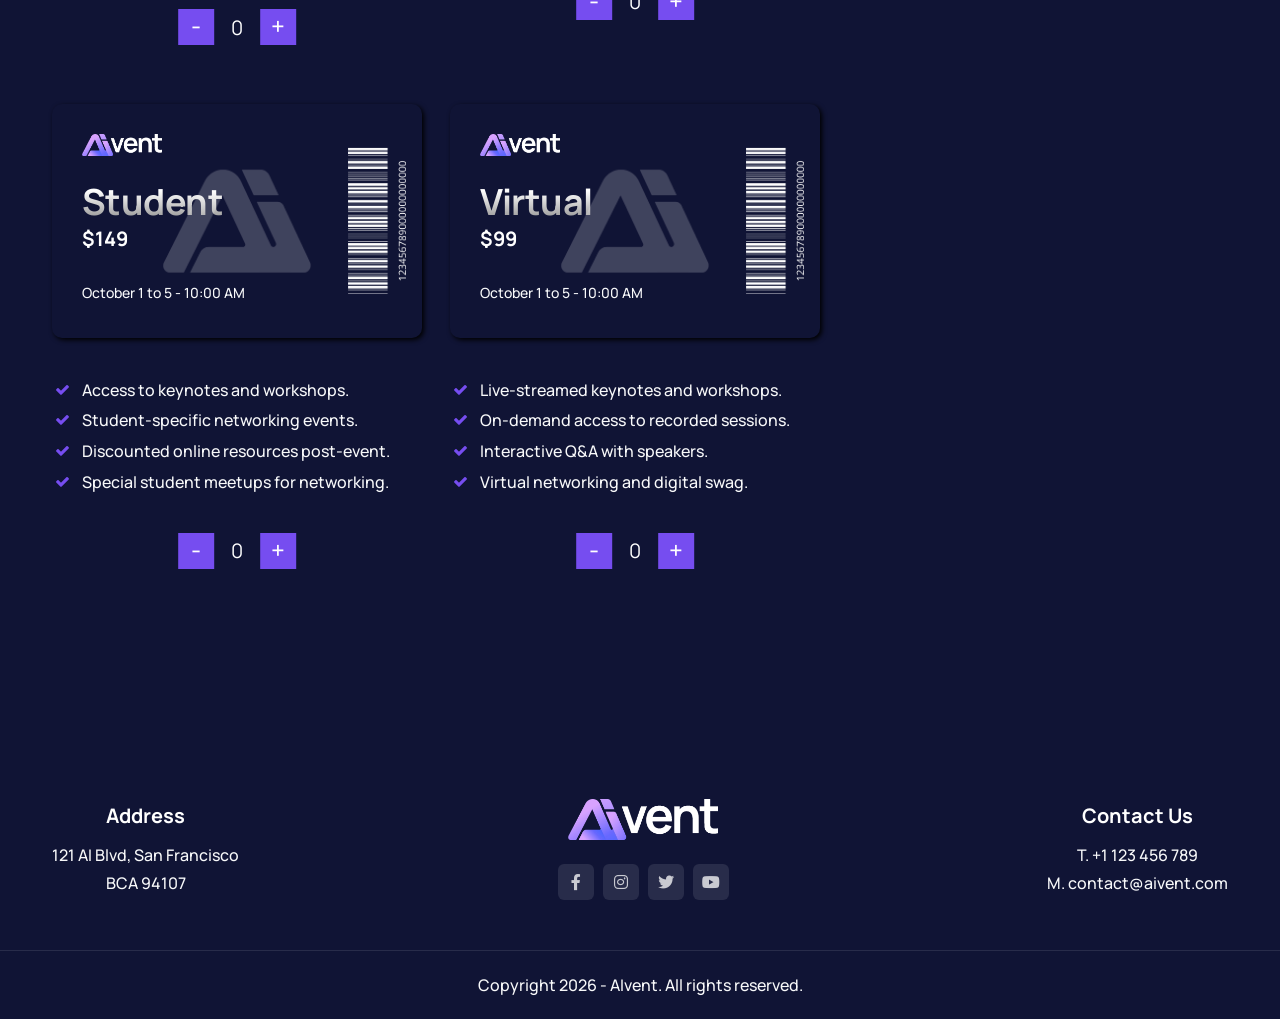
<file: tickets-2.html>
﻿<!DOCTYPE html>
<html lang="en">


<head>
    <title>AIvent - AI Event, Conference and Meetup Website Template</title>
    <link rel="icon" href="images/icon.webp" type="image/gif" sizes="16x16">
    <meta content="text/html;charset=utf-8" http-equiv="Content-Type">
    <meta content="width=device-width, initial-scale=1.0" name="viewport" >
    <meta content="AIvent" name="description" >
    <meta content="" name="keywords" >
    <meta content="" name="author" >
    <!-- CSS Files
    ================================================== -->
    <link href="css/bootstrap.min.css" rel="stylesheet" type="text/css" id="bootstrap">
    <link href="css/vendors.css" rel="stylesheet" type="text/css" >
    <link href="css/style.css" rel="stylesheet" type="text/css" >
    <!-- color scheme -->
    <link id="colors" href="css/colors/scheme-01.css" rel="stylesheet" type="text/css" >

</head>

<body class="dark-scheme">

    <div id="wrapper">

        <div class="float-text show-on-scroll">
            <span><a href="#">Scroll to top</a></span>
        </div>
        <div class="scrollbar-v show-on-scroll"></div>

        <!-- page preloader begin -->
        <div id="de-loader"></div>
        <!-- page preloader close -->

        <header class="transparent">
            <div class="container">
                <div class="row">
                    <div class="col-md-12">
                        <div class="de-flex">
                            <div class="de-flex-col">
                                <!-- logo begin -->
                                <div id="logo">
                                    <a href="index.html">
                                        <img class="logo-main" src="images/logo.webp" alt="" >
                                        <img class="logo-scroll" src="images/logo.webp" alt="" >
                                        <img class="logo-mobile" src="images/logo.webp" alt="" >
                                    </a>
                                </div>
                                <!-- logo close -->
                            </div>

                            <div class="de-flex-col">
                                <div class="de-flex-col header-col-mid">
                                    <ul id="mainmenu">
                                        <li><a class="menu-item active" href="index.html#section-hero">Home</a>
                                            <ul class="mega">
                                                <li>
                                                    <div class="container">
                                                        <div class="sb-menu p-4">
                                                            <div class="row g-3">
                                                                <div class="col-lg-2 col-md-4 col-sm-6 text-center">
                                                                    <div class="relative hover text-center overflow-hidden soft-shadow rounded-1">
                                                                        <a class="p-0" href="index.html">
                                                                            <img src="images/demo/homepage-1.webp" class="w-100 relative hover-scale-1-1" alt="">
                                                                        </a>
                                                                    </div>
                                                                    <h6 class="mt-3">Demo 1</h6>
                                                                </div>

                                                                <div class="col-lg-2 col-md-4 col-sm-6 text-center">
                                                                    <div class="relative hover text-center overflow-hidden soft-shadow rounded-1">
                                                                        <a class="p-0" href="index-slider.html">
                                                                            <img src="images/demo/homepage-2.webp" class="w-100 relative hover-scale-1-1" alt="">
                                                                        </a>
                                                                    </div>
                                                                    <h6 class="mt-3">Demo 2</h6>
                                                                </div>

                                                                <div class="col-lg-2 col-md-4 col-sm-6 text-center">
                                                                    <div class="relative hover text-center overflow-hidden soft-shadow rounded-1">
                                                                        <a class="p-0" href="index-static-background.html">
                                                                            <img src="images/demo/homepage-3.webp" class="w-100 relative hover-scale-1-1" alt="">
                                                                        </a>
                                                                    </div>
                                                                    <h6 class="mt-3">Demo 3</h6>
                                                                </div>

                                                                <div class="col-lg-2 col-md-4 col-sm-6 text-center">
                                                                    <div class="relative hover text-center overflow-hidden soft-shadow rounded-1">
                                                                        <a class="p-0" href="index-slider-text.html">
                                                                            <img src="images/demo/homepage-4.webp" class="w-100 relative hover-scale-1-1" alt="">
                                                                        </a>
                                                                    </div>
                                                                    <h6 class="mt-3">Demo 4</h6>
                                                                </div>

                                                                <div class="col-lg-2 col-md-4 col-sm-6 text-center">
                                                                    <div class="relative hover text-center overflow-hidden soft-shadow rounded-1">
                                                                        <a class="p-0" href="index-countdown.html">
                                                                            <img src="images/demo/homepage-5.webp" class="w-100 relative hover-scale-1-1" alt="">
                                                                        </a>
                                                                    </div>
                                                                    <h6 class="mt-3">Demo 5</h6>
                                                                </div>

                                                                <div class="col-lg-2 col-md-4 col-sm-6 text-center">
                                                                    <div class="relative hover text-center overflow-hidden soft-shadow rounded-1">
                                                                        <a class="p-0" href="index-6.html">
                                                                            <img src="images/demo/homepage-6.webp" class="w-100 relative hover-scale-1-1" alt="">
                                                                        </a>
                                                                    </div>
                                                                    <h6 class="mt-3">Demo 6</h6>
                                                                </div>
                                                            </div>
                                                        </div>
                                                    </div>
                                                </li>
                                            </ul>
                                        </li>
                                        <li><a class="menu-item" href="index.html#section-about">About</a></li>
                                        <li><a class="menu-item" href="index.html#section-why-attend">Why Attend</a></li>
                                        <li><a class="menu-item" href="index.html#section-speakers">Speakers</a></li>
                                        <li><a class="menu-item" href="index.html#section-schedule">Schedule</a></li>
                                        <li><a class="menu-item" href="index.html#section-tickets">Tickets</a></li>
                                        <li><a class="menu-item" href="index.html#section-venue">Venue</a></li>
                                        <li><a class="menu-item" href="index.html#section-faq">FAQ</a></li>
                                        <li><a class="menu-item" href="news.html">Pages</a>
                                            <ul>
                                                <li><a class="menu-item" href="tickets.html">Tickets Style 1</a></li>
                                                <li><a class="menu-item" href="tickets-2.html">Tickets Style 2</a></li>
                                                <li><a class="menu-item" href="news.html">News</a></li>
                                                <li><a class="menu-item" href="news-single.html">News Single</a></li>
                                                <li><a class="menu-item" href="contact.html">Contact</a>
                                            </ul>
                                        </li>
                                    </ul>
                                </div>
                            </div>

                            <div class="de-flex-col">
                                <a class="btn-main fx-slide w-100" href="tickets-2.html"><span>Buy Tickets</span></a>

                                <div class="menu_side_area">
                                    <span id="menu-btn"></span>
                                </div>
                            </div>
                        </div>
                    </div>
                </div>
            </div>
        </header>

        <section id="section-hero" class="section-dark no-top no-bottom text-light jarallax relative mh-500 jarallax">
            <img src="images/background/7.webp" class="jarallax-img" alt="">
            <div class="gradient-edge-bottom h-50"></div>
            <div class="sw-overlay op-5"></div>
            <div class="abs w-80 bottom-10 z-2 w-100">
                <div class="container">
                    <div class="row align-items-center justify-content-between gx-5">
                        <div class="col-lg-6">
                            <div class="relative wow mask-right">
                                <div class="text-start">
                                    <h1 class="fs-96 text-uppercase fs-sm-10vw mb-0 lh-1">Tickets</h1>
                                </div>
                            </div>
                        </div>

                        <div class="col-lg-4 wow fadeInRight" data-wow-delay=".3s">
                            <p class="mb-0">Join thought leaders, developers, researchers, and founders as we explore how artificial intelligence is reshaping industries, creativity.</p>
                        </div>
                    </div>
                </div>
            </div>
        </section>
        

        

        <section id="section-tickets" class="bg-dark section-dark text-light pt-80 relative" aria-label="section">
            <div class="container relative z-2">
                <div class="row gy-4 gx-5 justify-content-center">
                    <div class="col-lg-8">
                        <div class="row g-4">
                            <!-- ticket item begin -->
                            <div class="col-md-6">
                                <div class="d-ticket">
                                    <img src="images/logo.webp" class="w-80px mb-4" alt="">
                                    <img src="images/misc/barcode.webp" class="w-20 p-2 abs abs-middle end-0 me-2" alt="">
                                    <img src="images/logo-big-white.webp" class="w-40 abs abs-centered me-4 op-2" alt="">
                                    <h2>Standard</h2>
                                    <h4 class="mb-4">$299</h4>
                                    <div class="fs-14">October 1 to 5 - 10:00 AM</div>
                                </div>

                                <div class="relative overflow-hidden">
                                    <div class="pt-40 pb-80 z-2">
                                        <ul class="ul-check mb-4">
                                            <li>Access to keynotes and sessions.</li>
                                            <li>Admission to exhibitions and demos.</li>
                                            <li>Networking opportunities.</li>
                                            <li>Digital materials and session recordings.</li>
                                        </ul>
                                    </div>

                                    <div class="abs abs-center p-40 pb-30 bottom-0 z-2 w-100 text-center">
                                        <div class="de-number">
                                            <span class="d-minus">-</span>
                                            <input type="text" class="no-border no-bg" value="0">
                                            <span class="d-plus">+</span>
                                        </div>
                                    </div>
                                    
                                </div>
                            </div>
                            <!-- ticket item end -->

                            <!-- ticket item begin -->
                            <div class="col-md-6">
                                <div class="d-ticket">
                                    <img src="images/logo.webp" class="w-80px mb-4" alt="">
                                    <img src="images/misc/barcode.webp" class="w-20 p-2 abs abs-middle end-0 me-2" alt="">
                                    <img src="images/logo-big-white.webp" class="w-40 abs abs-centered me-4 op-2" alt="">
                                    <h2>VIP</h2>
                                    <h4 class="mb-4">$699</h4>
                                    <div class="fs-14">October 1 to 5 - 10:00 AM</div>
                                </div>
                                <div class="relative">
                                    <div class="pt-40 pb-80 z-2">
                                        <ul class="ul-check mb-4">
                                            <li>All Standard benefits.</li>
                                            <li>VIP lounge access and exclusive events.</li>
                                            <li>Front-row seating and priority workshop access.</li>
                                            <li>VIP swag bag and exclusive content.</li>
                                        </ul>
                                    </div>

                                    <div class="abs abs-center p-40 pb-30 bottom-0 z-2 w-100 text-center">
                                        <div class="de-number">
                                            <span class="d-minus">-</span>
                                            <input type="text" class="no-border no-bg" value="0">
                                            <span class="d-plus">+</span>
                                        </div>
                                    </div>
                                </div>
                            </div>
                            <!-- ticket item end -->

                            <!-- ticket item begin -->
                            <div class="col-md-6">
                                <div class="d-ticket s2">
                                    <img src="images/logo.webp" class="w-80px mb-4" alt="">
                                    <img src="images/misc/barcode.webp" class="w-20 p-2 abs abs-middle end-0 me-2" alt="">
                                    <img src="images/logo-big-white.webp" class="w-40 abs abs-centered me-4 op-2" alt="">
                                    <h2>Full Access</h2>
                                    <h4 class="mb-4">$1199</h4>
                                    <div class="fs-14">October 1 to 5 - 10:00 AM</div>
                                </div>
                                <div class="relative">
                                    <div class="pt-40 pb-80 z-2">
                                        <ul class="ul-check mb-4">
                                            <li>All VIP benefits.</li>
                                            <li>Access to all workshops and breakout sessions.</li>
                                            <li>Personalized session scheduling.</li>
                                            <li>Speaker meet-and-greet and after-party access.</li>
                                        </ul>
                                    </div>

                                    <div class="abs abs-center p-40 pb-30 bottom-0 z-2 w-100 text-center">
                                        <div class="de-number">
                                            <span class="d-minus">-</span>
                                            <input type="text" class="no-border no-bg" value="0">
                                            <span class="d-plus">+</span>
                                        </div>
                                    </div>
                                </div>
                            </div>
                            <!-- ticket item end -->

                            <!-- ticket item begin -->
                            <div class="col-md-6">
                                <div class="d-ticket s2">
                                    <img src="images/logo.webp" class="w-80px mb-4" alt="">
                                    <img src="images/misc/barcode.webp" class="w-20 p-2 abs abs-middle end-0 me-2" alt="">
                                    <img src="images/logo-big-white.webp" class="w-40 abs abs-centered me-4 op-2" alt="">
                                    <h2>Exclusive Access</h2>
                                    <h4 class="mb-4">$2499</h4>
                                    <div class="fs-14">October 1 to 5 - 10:00 AM</div>
                                </div>
                                <div class="relative">
                                    <div class="pt-40 pb-80 z-2">
                                        <ul class="ul-check mb-4">
                                            <li>All Full Access Pass benefits.</li>
                                            <li>Private one-on-one sessions with speakers.</li>
                                            <li>Priority access to all events and workshops.</li>
                                            <li>Exclusive VIP gala and after-party invitations.</li>
                                        </ul>
                                    </div>

                                    <div class="abs abs-center p-40 pb-30 bottom-0 z-2 w-100 text-center">
                                        <div class="de-number">
                                            <span class="d-minus">-</span>
                                            <input type="text" class="no-border no-bg" value="0">
                                            <span class="d-plus">+</span>
                                        </div>
                                    </div>
                                </div>
                            </div>
                            <!-- ticket item end -->

                            <!-- ticket item begin -->
                            <div class="col-md-6">
                                <div class="d-ticket s3">
                                    <img src="images/logo.webp" class="w-80px mb-4" alt="">
                                    <img src="images/misc/barcode.webp" class="w-20 p-2 abs abs-middle end-0 me-2" alt="">
                                    <img src="images/logo-big-white.webp" class="w-40 abs abs-centered me-4 op-2" alt="">
                                    <h2>Student</h2>
                                    <h4 class="mb-4">$149</h4>
                                    <div class="fs-14">October 1 to 5 - 10:00 AM</div>
                                </div>
                                <div class="relative">
                                    <div class="pt-40 pb-80 z-2">
                                        <ul class="ul-check mb-4">
                                            <li>Access to keynotes and workshops.</li>
                                            <li>Student-specific networking events.</li>
                                            <li>Discounted online resources post-event.</li>
                                            <li>Special student meetups for networking.</li>
                                        </ul>
                                    </div>

                                    <div class="abs abs-center p-40 pb-30 bottom-0 z-2 w-100 text-center">
                                        <div class="de-number">
                                            <span class="d-minus">-</span>
                                            <input type="text" class="no-border no-bg" value="0">
                                            <span class="d-plus">+</span>
                                        </div>
                                    </div>
                                </div>
                            </div>
                            <!-- ticket item end -->

                            <!-- ticket item begin -->
                            <div class="col-md-6">
                                <div class="d-ticket s3">
                                    <img src="images/logo.webp" class="w-80px mb-4" alt="">
                                    <img src="images/misc/barcode.webp" class="w-20 p-2 abs abs-middle end-0 me-2" alt="">
                                    <img src="images/logo-big-white.webp" class="w-40 abs abs-centered me-4 op-2" alt="">
                                    <h2>Virtual</h2>
                                    <h4 class="mb-4">$99</h4>
                                    <div class="fs-14">October 1 to 5 - 10:00 AM</div>
                                </div>
                                <div class="relative">
                                    <div class="pt-40 pb-80 z-2">
                                        <ul class="ul-check mb-4">
                                            <li>Live-streamed keynotes and workshops.</li>
                                            <li>On-demand access to recorded sessions.</li>
                                            <li>Interactive Q&A with speakers.</li>
                                            <li>Virtual networking and digital swag.</li>
                                        </ul>
                                    </div>

                                    <div class="abs abs-center p-40 pb-30 bottom-0 z-2 w-100 text-center">
                                        <div class="de-number">
                                            <span class="d-minus">-</span>
                                            <input type="text" class="no-border no-bg" value="0">
                                            <span class="d-plus">+</span>
                                        </div>
                                    </div>
                                </div>
                            </div>
                            <!-- ticket item end -->
                        </div>
                    </div>

                    <div class="col-lg-4">
                            <h3>Carts</h3>
                        
                           <div class="d-flex align-items-center border-bottom py-3">
                             <div class="flex-grow-1">
                               <h5 class="mb-0">Standard <span class="id-color">(x2)</span></h5>
                               <span class="me-4 op-8">$299</span>
                               <span class="op-5">100 available</span>
                             </div>
                             <div class="text-end">
                               <p class="fw-bold text-light mb-0">$598</p>
                               <button class="btn btn-link p-0 text-light op-5">Delete</button>
                             </div>
                           </div>

                           <div class="d-flex align-items-center border-bottom py-3">
                             <div class="flex-grow-1">
                               <h5 class="mb-0">VIP <span class="id-color">(x1)</span></h5>
                               <span class="me-4 op-8">$699</span>
                               <span class="op-5">100 available</span>
                             </div>
                             <div class="text-end">
                               <p class="fw-bold text-light mb-0">$699</p>
                               <button class="btn btn-link p-0 text-light op-5">Delete</button>
                             </div>
                           </div>

                           <div class="d-flex align-items-center border-bottom py-3">
                             <div class="flex-grow-1">
                               <h5 class="mb-0">Full Access Pass <span class="id-color">(x1)</span></h5>
                               <span class="me-4 op-8">$1,199</span>
                               <span class="op-5">100 available</span>
                             </div>
                             <div class="text-end">
                               <p class="fw-bold text-light mb-0">$1,199</p>
                               <button class="btn btn-link p-0 text-light op-5">Delete</button>
                             </div>
                           </div>

                           <div class="d-flex align-items-center border-bottom py-3">
                             <div class="flex-grow-1">
                               <h5 class="mb-0">Exclusive Access <span class="id-color">(x1)</span></h5>
                               <span class="me-4 op-8">$2,499</span>
                               <span class="op-5">100 available</span>
                             </div>
                             <div class="text-end">
                               <p class="fw-bold text-light mb-0">$2,499</p>
                               <button class="btn btn-link p-0 text-light op-5">Delete</button>
                             </div>
                           </div>

                           <div class="d-flex align-items-center border-bottom py-3">
                             <div class="flex-grow-1">
                               <h5 class="mb-0">Student <span class="id-color">(x1)</span></h5>
                               <span class="me-4 op-8">$149</span>
                               <span class="op-5">100 available</span>
                             </div>
                             <div class="text-end">
                               <p class="fw-bold text-light mb-0">$149</p>
                               <button class="btn btn-link p-0 text-light op-5">Delete</button>
                             </div>
                           </div>

                           <div class="d-flex align-items-center border-bottom py-3">
                             <div class="flex-grow-1">
                               <h5 class="mb-0">Virtual <span class="id-color">(x1)</span></h5>
                               <span class="me-4 op-8">$99</span>
                               <span class="op-5">100 available</span>
                             </div>
                             <div class="text-end">
                               <p class="fw-bold text-light mb-0">$99</p>
                               <button class="btn btn-link p-0 text-light op-5">Delete</button>
                             </div>
                           </div>

                           <div class="d-flex align-items-center py-3">
                             <div class="flex-grow-1">
                               <h3 class="mb-0">Total</h3>
                             </div>
                             <div class="text-end">
                               <h3>$5,243</h3>
                             </div>
                           </div>

                           <a class="btn-main fx-slide w-100" href="#"><span>Buy Now</span></a>
                    </div>
                </div>
            </div>
        </section>

    </div>

    <!-- footer begin -->
    <footer class="text-light section-dark">
        <div class="container">
            <div class="row g-4 align-items-center">
                <div class="col-md-12">
                    <div class="d-lg-flex align-items-center justify-content-between text-center">
                        <div>
                            <h3 class="fs-20">Address</h3>
                            121 AI Blvd, San Francisco<br>
                            BCA 94107
                        </div>
                        <div>
                            <img src="images/logo.webp" class="w-150px" alt=""><br>
                            <div class="social-icons mb-sm-30 mt-4">
                                <a href="#"><i class="fa-brands fa-facebook-f"></i></a>
                                <a href="#"><i class="fa-brands fa-instagram"></i></a>
                                <a href="#"><i class="fa-brands fa-twitter"></i></a>
                                <a href="#"><i class="fa-brands fa-youtube"></i></a>
                            </div>

                        </div>
                        <div>
                            <h3 class="fs-20">Contact Us</h3>
                            T. +1 123 456 789<br>
                            M. contact@aivent.com
                        </div>
                    </div>
                </div>                    
            </div>
        </div>
        <div class="subfooter">
            <div class="container">
                <div class="row">
                    <div class="col-md-12 text-center">
                        Copyright 2026 - AIvent. All rights reserved.
                    </div>
                </div>
            </div>
        </div>
    </footer>
    <!-- footer end -->
    <!-- Javascript Files
    ================================================== -->
    <script src="js/vendors.js"></script>
    <script src="js/custom.js"></script>
    <script src="js/countdown-custom.js"></script>
    <script src="js/custom-marquee.js"></script>

</body>


</html>
</file>
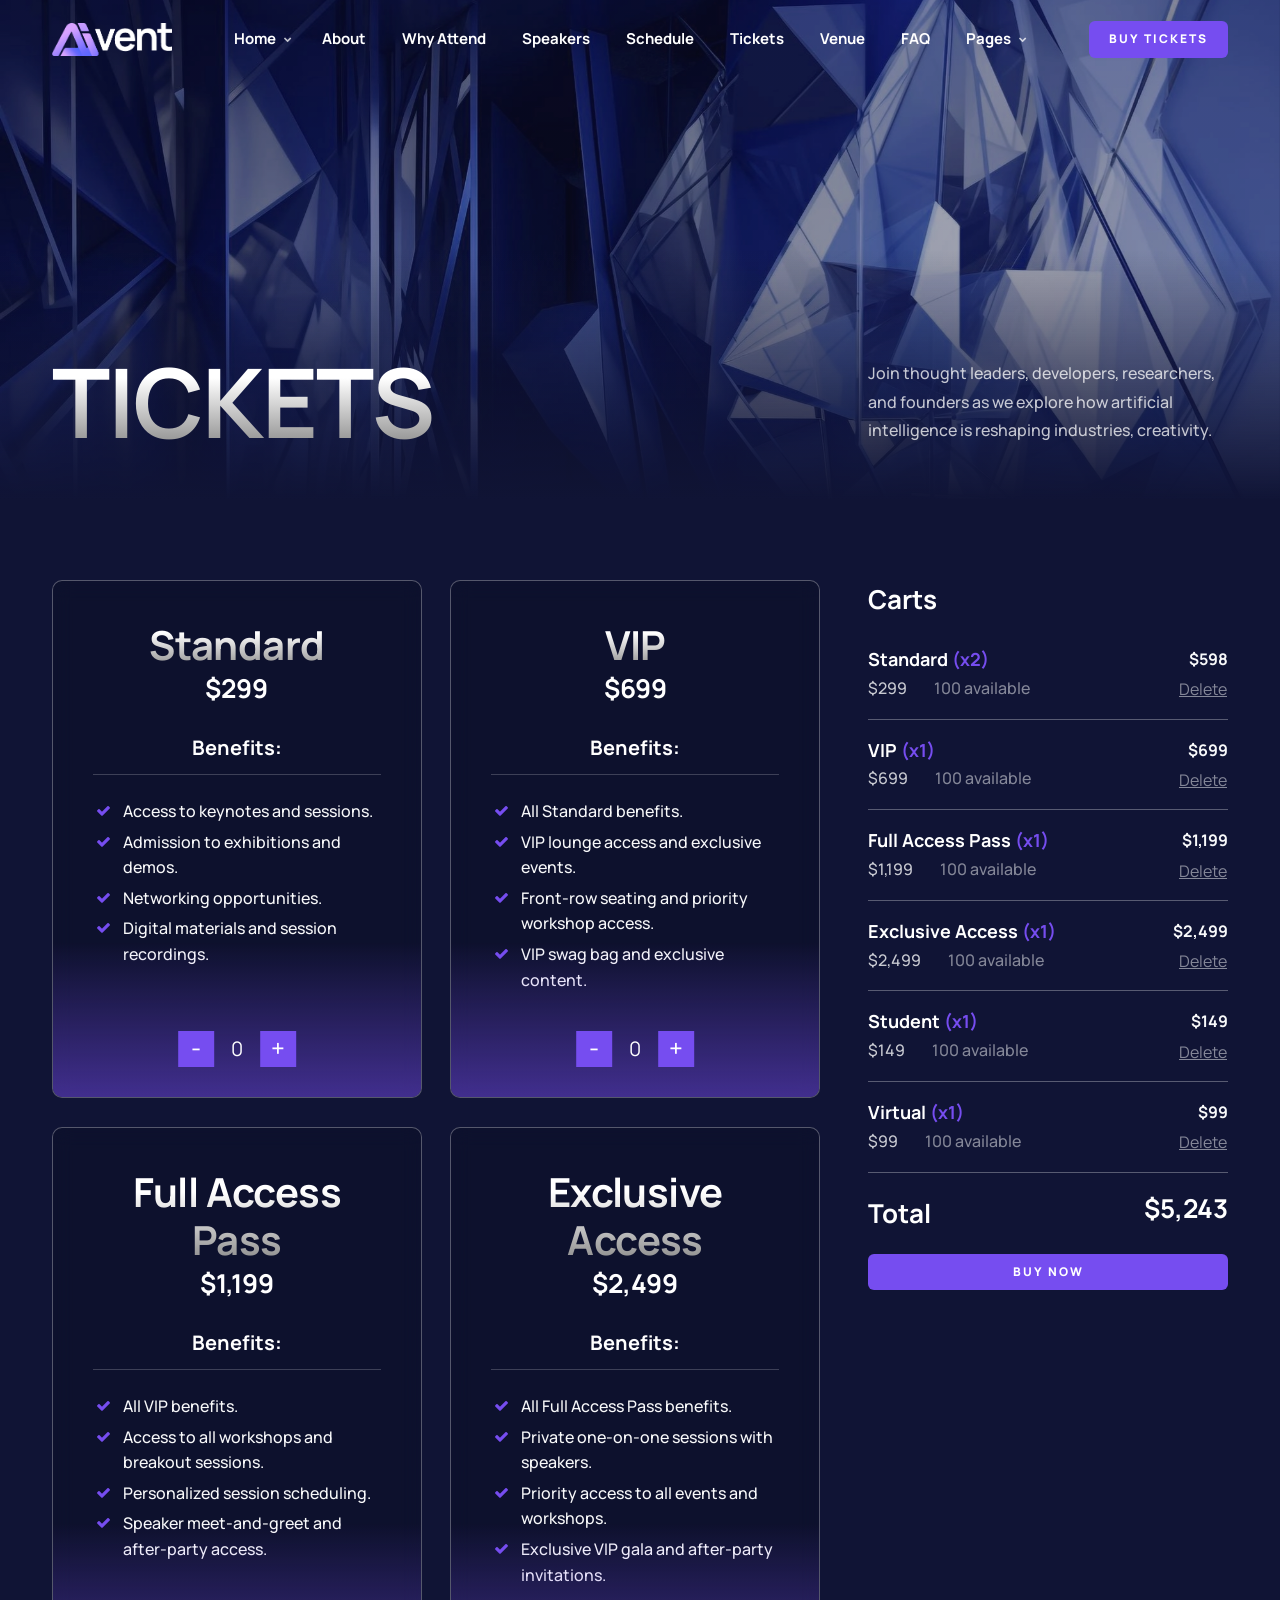
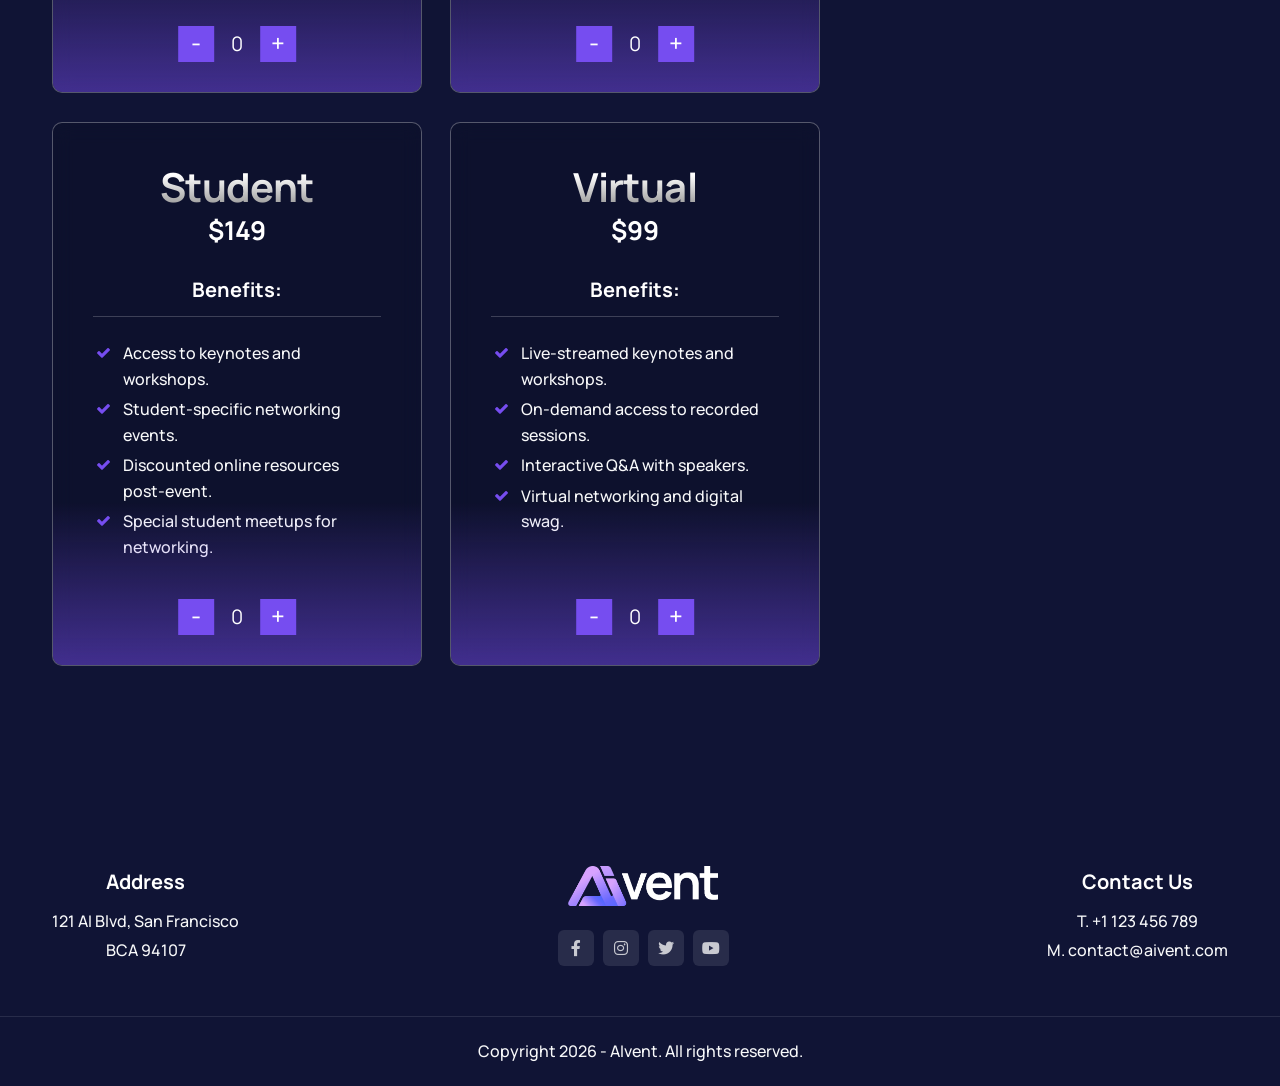
<file: tickets.html>
﻿<!DOCTYPE html>
<html lang="en">


<head>
    <title>AIvent - AI Event, Conference and Meetup Website Template</title>
    <link rel="icon" href="images/icon.webp" type="image/gif" sizes="16x16">
    <meta content="text/html;charset=utf-8" http-equiv="Content-Type">
    <meta content="width=device-width, initial-scale=1.0" name="viewport" >
    <meta content="AIvent" name="description" >
    <meta content="" name="keywords" >
    <meta content="" name="author" >
    <!-- CSS Files
    ================================================== -->
    <link href="css/bootstrap.min.css" rel="stylesheet" type="text/css" id="bootstrap">
    <link href="css/vendors.css" rel="stylesheet" type="text/css" >
    <link href="css/style.css" rel="stylesheet" type="text/css" >
    <!-- color scheme -->
    <link id="colors" href="css/colors/scheme-01.css" rel="stylesheet" type="text/css" >

</head>

<body class="dark-scheme">

    <div id="wrapper">

        <div class="float-text show-on-scroll">
            <span><a href="#">Scroll to top</a></span>
        </div>
        <div class="scrollbar-v show-on-scroll"></div>

        <!-- page preloader begin -->
        <div id="de-loader"></div>
        <!-- page preloader close -->

        <header class="transparent">
            <div class="container">
                <div class="row">
                    <div class="col-md-12">
                        <div class="de-flex">
                            <div class="de-flex-col">
                                <!-- logo begin -->
                                <div id="logo">
                                    <a href="index.html">
                                        <img class="logo-main" src="images/logo.webp" alt="" >
                                        <img class="logo-scroll" src="images/logo.webp" alt="" >
                                        <img class="logo-mobile" src="images/logo.webp" alt="" >
                                    </a>
                                </div>
                                <!-- logo close -->
                            </div>

                            <div class="de-flex-col">
                                <div class="de-flex-col header-col-mid">
                                    <ul id="mainmenu">
                                        <li><a class="menu-item active" href="index.html#section-hero">Home</a>
                                            <ul class="mega">
                                                <li>
                                                    <div class="container">
                                                        <div class="sb-menu p-4">
                                                            <div class="row g-3">
                                                                <div class="col-lg-2 col-md-4 col-sm-6 text-center">
                                                                    <div class="relative hover text-center overflow-hidden soft-shadow rounded-1">
                                                                        <a class="p-0" href="index.html">
                                                                            <img src="images/demo/homepage-1.webp" class="w-100 relative hover-scale-1-1" alt="">
                                                                        </a>
                                                                    </div>
                                                                    <h6 class="mt-3">Demo 1</h6>
                                                                </div>

                                                                <div class="col-lg-2 col-md-4 col-sm-6 text-center">
                                                                    <div class="relative hover text-center overflow-hidden soft-shadow rounded-1">
                                                                        <a class="p-0" href="index-slider.html">
                                                                            <img src="images/demo/homepage-2.webp" class="w-100 relative hover-scale-1-1" alt="">
                                                                        </a>
                                                                    </div>
                                                                    <h6 class="mt-3">Demo 2</h6>
                                                                </div>

                                                                <div class="col-lg-2 col-md-4 col-sm-6 text-center">
                                                                    <div class="relative hover text-center overflow-hidden soft-shadow rounded-1">
                                                                        <a class="p-0" href="index-static-background.html">
                                                                            <img src="images/demo/homepage-3.webp" class="w-100 relative hover-scale-1-1" alt="">
                                                                        </a>
                                                                    </div>
                                                                    <h6 class="mt-3">Demo 3</h6>
                                                                </div>

                                                                <div class="col-lg-2 col-md-4 col-sm-6 text-center">
                                                                    <div class="relative hover text-center overflow-hidden soft-shadow rounded-1">
                                                                        <a class="p-0" href="index-slider-text.html">
                                                                            <img src="images/demo/homepage-4.webp" class="w-100 relative hover-scale-1-1" alt="">
                                                                        </a>
                                                                    </div>
                                                                    <h6 class="mt-3">Demo 4</h6>
                                                                </div>

                                                                <div class="col-lg-2 col-md-4 col-sm-6 text-center">
                                                                    <div class="relative hover text-center overflow-hidden soft-shadow rounded-1">
                                                                        <a class="p-0" href="index-countdown.html">
                                                                            <img src="images/demo/homepage-5.webp" class="w-100 relative hover-scale-1-1" alt="">
                                                                        </a>
                                                                    </div>
                                                                    <h6 class="mt-3">Demo 5</h6>
                                                                </div>

                                                                <div class="col-lg-2 col-md-4 col-sm-6 text-center">
                                                                    <div class="relative hover text-center overflow-hidden soft-shadow rounded-1">
                                                                        <a class="p-0" href="index-6.html">
                                                                            <img src="images/demo/homepage-6.webp" class="w-100 relative hover-scale-1-1" alt="">
                                                                        </a>
                                                                    </div>
                                                                    <h6 class="mt-3">Demo 6</h6>
                                                                </div>
                                                            </div>
                                                        </div>
                                                    </div>
                                                </li>
                                            </ul>
                                        </li>
                                        <li><a class="menu-item" href="index.html#section-about">About</a></li>
                                        <li><a class="menu-item" href="index.html#section-why-attend">Why Attend</a></li>
                                        <li><a class="menu-item" href="index.html#section-speakers">Speakers</a></li>
                                        <li><a class="menu-item" href="index.html#section-schedule">Schedule</a></li>
                                        <li><a class="menu-item" href="index.html#section-tickets">Tickets</a></li>
                                        <li><a class="menu-item" href="index.html#section-venue">Venue</a></li>
                                        <li><a class="menu-item" href="index.html#section-faq">FAQ</a></li>
                                        <li><a class="menu-item" href="news.html">Pages</a>
                                            <ul>
                                                <li><a class="menu-item" href="tickets.html">Tickets Style 1</a></li>
                                                <li><a class="menu-item" href="tickets-2.html">Tickets Style 2</a></li>
                                                <li><a class="menu-item" href="news.html">News</a></li>
                                                <li><a class="menu-item" href="news-single.html">News Single</a></li>
                                                <li><a class="menu-item" href="contact.html">Contact</a>
                                            </ul>
                                        </li>
                                    </ul>
                                </div>
                            </div>

                            <div class="de-flex-col">
                                <a class="btn-main fx-slide w-100" href="tickets-2.html"><span>Buy Tickets</span></a>

                                <div class="menu_side_area">
                                    <span id="menu-btn"></span>
                                </div>
                            </div>
                        </div>
                    </div>
                </div>
            </div>
        </header>

        <section id="section-hero" class="section-dark no-top no-bottom text-light jarallax relative mh-500 jarallax">
            <img src="images/background/7.webp" class="jarallax-img" alt="">
            <div class="gradient-edge-bottom h-50"></div>
            <div class="sw-overlay op-5"></div>
            <div class="abs w-80 bottom-10 z-2 w-100">
                <div class="container">
                    <div class="row align-items-center justify-content-between gx-5">
                        <div class="col-lg-6">
                            <div class="relative wow mask-right">
                                <div class="text-start">
                                    <h1 class="fs-96 text-uppercase fs-sm-10vw mb-0 lh-1">Tickets</h1>
                                </div>
                            </div>
                        </div>

                        <div class="col-lg-4 wow fadeInRight" data-wow-delay=".3s">
                            <p class="mb-0">Join thought leaders, developers, researchers, and founders as we explore how artificial intelligence is reshaping industries, creativity.</p>
                        </div>
                    </div>
                </div>
            </div>
        </section>
        

        

        <section id="section-tickets" class="bg-dark section-dark text-light pt-80 relative" aria-label="section">
            <div class="container relative z-2">
                <div class="row gy-4 gx-5 justify-content-center">
                    <div class="col-lg-8">
                        <div class="row g-4">
                            <!-- ticket item begin -->
                            <div class="col-md-6">
                                <div class="relative overflow-hidden h-100 border-white-op-3 rounded-1 bg-blur">
                                    <div class="gradient-edge-bottom color op-5"></div>
                                    <div class="p-40 pb-80 z-2">
                                        <div class="text-center">
                                            <h2 class="fs-40 mb-0">Standard</h2>
                                            <h3 class="id-color mb-4">$299</h3>
                                            <h4>Benefits:</h4>
                                        </div>

                                        <div class="border-white-bottom-op-2 mb-4"></div>

                                        <ul class="ul-check mb-4">
                                            <li>Access to keynotes and sessions.</li>
                                            <li>Admission to exhibitions and demos.</li>
                                            <li>Networking opportunities.</li>
                                            <li>Digital materials and session recordings.</li>
                                        </ul>
                                    </div>

                                    <div class="abs abs-center p-40 pb-30 bottom-0 z-2 w-100 text-center">
                                        <div class="de-number">
                                            <span class="d-minus">-</span>
                                            <input type="text" class="no-border no-bg" value="0">
                                            <span class="d-plus">+</span>
                                        </div>
                                    </div>
                                    
                                </div>
                            </div>
                            <!-- ticket item end -->

                            <!-- ticket item begin -->
                            <div class="col-md-6">
                                <div class="relative overflow-hidden h-100 border-white-op-3 rounded-1 bg-blur">
                                    <div class="gradient-edge-bottom color op-5"></div>
                                    <div class="p-40 pb-80 z-2">
                                        <div class="text-center">
                                            <h2 class="fs-40 mb-0">VIP</h2>
                                            <h3 class="id-color mb-4">$699</h3>
                                            <h4>Benefits:</h4>
                                        </div>

                                        <div class="border-white-bottom-op-2 mb-4"></div>

                                        <ul class="ul-check mb-4">
                                            <li>All Standard benefits.</li>
                                            <li>VIP lounge access and exclusive events.</li>
                                            <li>Front-row seating and priority workshop access.</li>
                                            <li>VIP swag bag and exclusive content.</li>
                                        </ul>
                                    </div>

                                    <div class="abs abs-center p-40 pb-30 bottom-0 z-2 w-100 text-center">
                                        <div class="de-number">
                                            <span class="d-minus">-</span>
                                            <input type="text" class="no-border no-bg" value="0">
                                            <span class="d-plus">+</span>
                                        </div>
                                    </div>
                                </div>
                            </div>
                            <!-- ticket item end -->

                            <!-- ticket item begin -->
                            <div class="col-md-6">
                                <div class="relative overflow-hidden h-100 border-white-op-3 rounded-1 bg-blur">
                                    <div class="gradient-edge-bottom color op-5"></div>
                                    <div class="p-40 pb-80 z-2">
                                        <div class="text-center">
                                            <h2 class="fs-40 mb-0">Full Access Pass</h2>
                                            <h3 class="id-color mb-4">$1,199</h3>
                                            <h4>Benefits:</h4>
                                        </div>

                                        <div class="border-white-bottom-op-2 mb-4"></div>

                                        <ul class="ul-check mb-4">
                                            <li>All VIP benefits.</li>
                                            <li>Access to all workshops and breakout sessions.</li>
                                            <li>Personalized session scheduling.</li>
                                            <li>Speaker meet-and-greet and after-party access.</li>
                                        </ul>
                                    </div>

                                    <div class="abs abs-center p-40 pb-30 bottom-0 z-2 w-100 text-center">
                                        <div class="de-number">
                                            <span class="d-minus">-</span>
                                            <input type="text" class="no-border no-bg" value="0">
                                            <span class="d-plus">+</span>
                                        </div>
                                    </div>
                                </div>
                            </div>
                            <!-- ticket item end -->

                            <!-- ticket item begin -->
                            <div class="col-md-6">
                                <div class="relative overflow-hidden h-100 border-white-op-3 rounded-1 bg-blur">
                                    <div class="gradient-edge-bottom color op-5"></div>
                                    <div class="p-40 pb-80 z-2">
                                        <div class="text-center">
                                            <h2 class="fs-40 mb-0">Exclusive Access</h2>
                                            <h3 class="id-color mb-4">$2,499</h3>
                                            <h4>Benefits:</h4>
                                        </div>

                                        <div class="border-white-bottom-op-2 mb-4"></div>

                                        <ul class="ul-check mb-4">
                                            <li>All Full Access Pass benefits.</li>
                                            <li>Private one-on-one sessions with speakers.</li>
                                            <li>Priority access to all events and workshops.</li>
                                            <li>Exclusive VIP gala and after-party invitations.</li>
                                        </ul>
                                    </div>

                                    <div class="abs abs-center p-40 pb-30 bottom-0 z-2 w-100 text-center">
                                        <div class="de-number">
                                            <span class="d-minus">-</span>
                                            <input type="text" class="no-border no-bg" value="0">
                                            <span class="d-plus">+</span>
                                        </div>
                                    </div>
                                </div>
                            </div>
                            <!-- ticket item end -->

                            <!-- ticket item begin -->
                            <div class="col-md-6">
                                <div class="relative overflow-hidden h-100 border-white-op-3 rounded-1 bg-blur">
                                    <div class="gradient-edge-bottom color op-5"></div>
                                    <div class="p-40 pb-80 z-2">
                                        <div class="text-center">
                                            <h2 class="fs-40 mb-0">Student</h2>
                                            <h3 class="id-color mb-4">$149</h3>
                                            <h4>Benefits:</h4>
                                        </div>

                                        <div class="border-white-bottom-op-2 mb-4"></div>

                                        <ul class="ul-check mb-4">
                                            <li>Access to keynotes and workshops.</li>
                                            <li>Student-specific networking events.</li>
                                            <li>Discounted online resources post-event.</li>
                                            <li>Special student meetups for networking.</li>
                                        </ul>
                                    </div>

                                    <div class="abs abs-center p-40 pb-30 bottom-0 z-2 w-100 text-center">
                                        <div class="de-number">
                                            <span class="d-minus">-</span>
                                            <input type="text" class="no-border no-bg" value="0">
                                            <span class="d-plus">+</span>
                                        </div>
                                    </div>
                                </div>
                            </div>
                            <!-- ticket item end -->

                            <!-- ticket item begin -->
                            <div class="col-md-6">
                                <div class="relative overflow-hidden h-100 border-white-op-3 rounded-1 bg-blur">
                                    <div class="gradient-edge-bottom color op-5"></div>
                                    <div class="p-40 pb-80 z-2">
                                        <div class="text-center">
                                            <h2 class="fs-40 mb-0">Virtual</h2>
                                            <h3 class="id-color mb-4">$99</h3>
                                            <h4>Benefits:</h4>
                                        </div>

                                        <div class="border-white-bottom-op-2 mb-4"></div>

                                        <ul class="ul-check mb-4">
                                            <li>Live-streamed keynotes and workshops.</li>
                                            <li>On-demand access to recorded sessions.</li>
                                            <li>Interactive Q&A with speakers.</li>
                                            <li>Virtual networking and digital swag.</li>
                                        </ul>
                                    </div>

                                    <div class="abs abs-center p-40 pb-30 bottom-0 z-2 w-100 text-center">
                                        <div class="de-number">
                                            <span class="d-minus">-</span>
                                            <input type="text" class="no-border no-bg" value="0">
                                            <span class="d-plus">+</span>
                                        </div>
                                    </div>
                                </div>
                            </div>
                            <!-- ticket item end -->
                        </div>
                    </div>

                    <div class="col-lg-4">
                            <h3>Carts</h3>
                        
                           <div class="d-flex align-items-center border-bottom py-3">
                             <div class="flex-grow-1">
                               <h5 class="mb-0">Standard <span class="id-color">(x2)</span></h5>
                               <span class="me-4 op-8">$299</span>
                               <span class="op-5">100 available</span>
                             </div>
                             <div class="text-end">
                               <p class="fw-bold text-light mb-0">$598</p>
                               <button class="btn btn-link p-0 text-light op-5">Delete</button>
                             </div>
                           </div>

                           <div class="d-flex align-items-center border-bottom py-3">
                             <div class="flex-grow-1">
                               <h5 class="mb-0">VIP <span class="id-color">(x1)</span></h5>
                               <span class="me-4 op-8">$699</span>
                               <span class="op-5">100 available</span>
                             </div>
                             <div class="text-end">
                               <p class="fw-bold text-light mb-0">$699</p>
                               <button class="btn btn-link p-0 text-light op-5">Delete</button>
                             </div>
                           </div>

                           <div class="d-flex align-items-center border-bottom py-3">
                             <div class="flex-grow-1">
                               <h5 class="mb-0">Full Access Pass <span class="id-color">(x1)</span></h5>
                               <span class="me-4 op-8">$1,199</span>
                               <span class="op-5">100 available</span>
                             </div>
                             <div class="text-end">
                               <p class="fw-bold text-light mb-0">$1,199</p>
                               <button class="btn btn-link p-0 text-light op-5">Delete</button>
                             </div>
                           </div>

                           <div class="d-flex align-items-center border-bottom py-3">
                             <div class="flex-grow-1">
                               <h5 class="mb-0">Exclusive Access <span class="id-color">(x1)</span></h5>
                               <span class="me-4 op-8">$2,499</span>
                               <span class="op-5">100 available</span>
                             </div>
                             <div class="text-end">
                               <p class="fw-bold text-light mb-0">$2,499</p>
                               <button class="btn btn-link p-0 text-light op-5">Delete</button>
                             </div>
                           </div>

                           <div class="d-flex align-items-center border-bottom py-3">
                             <div class="flex-grow-1">
                               <h5 class="mb-0">Student <span class="id-color">(x1)</span></h5>
                               <span class="me-4 op-8">$149</span>
                               <span class="op-5">100 available</span>
                             </div>
                             <div class="text-end">
                               <p class="fw-bold text-light mb-0">$149</p>
                               <button class="btn btn-link p-0 text-light op-5">Delete</button>
                             </div>
                           </div>

                           <div class="d-flex align-items-center border-bottom py-3">
                             <div class="flex-grow-1">
                               <h5 class="mb-0">Virtual <span class="id-color">(x1)</span></h5>
                               <span class="me-4 op-8">$99</span>
                               <span class="op-5">100 available</span>
                             </div>
                             <div class="text-end">
                               <p class="fw-bold text-light mb-0">$99</p>
                               <button class="btn btn-link p-0 text-light op-5">Delete</button>
                             </div>
                           </div>

                           <div class="d-flex align-items-center py-3">
                             <div class="flex-grow-1">
                               <h3 class="mb-0">Total</h3>
                             </div>
                             <div class="text-end">
                               <h3>$5,243</h3>
                             </div>
                           </div>

                           <a class="btn-main fx-slide w-100" href="#"><span>Buy Now</span></a>
                    </div>
                </div>
            </div>
        </section>

    </div>

    <!-- footer begin -->
    <footer class="text-light section-dark">
        <div class="container">
            <div class="row g-4 align-items-center">
                <div class="col-md-12">
                    <div class="d-lg-flex align-items-center justify-content-between text-center">
                        <div>
                            <h3 class="fs-20">Address</h3>
                            121 AI Blvd, San Francisco<br>
                            BCA 94107
                        </div>
                        <div>
                            <img src="images/logo.webp" class="w-150px" alt=""><br>
                            <div class="social-icons mb-sm-30 mt-4">
                                <a href="#"><i class="fa-brands fa-facebook-f"></i></a>
                                <a href="#"><i class="fa-brands fa-instagram"></i></a>
                                <a href="#"><i class="fa-brands fa-twitter"></i></a>
                                <a href="#"><i class="fa-brands fa-youtube"></i></a>
                            </div>

                        </div>
                        <div>
                            <h3 class="fs-20">Contact Us</h3>
                            T. +1 123 456 789<br>
                            M. contact@aivent.com
                        </div>
                    </div>
                </div>                    
            </div>
        </div>
        <div class="subfooter">
            <div class="container">
                <div class="row">
                    <div class="col-md-12 text-center">
                        Copyright 2026 - AIvent. All rights reserved.
                    </div>
                </div>
            </div>
        </div>
    </footer>
    <!-- footer end -->
    <!-- Javascript Files
    ================================================== -->
    <script src="js/vendors.js"></script>
    <script src="js/custom.js"></script>
    <script src="js/countdown-custom.js"></script>
    <script src="js/custom-marquee.js"></script>

</body>


</html>
</file>
<file: css/vendors.css>
@charset "UTF-8";
/*!
 * animate.css -http://daneden.me/animate
 * Version - 3.5.1
 * Licensed under the MIT license - http://opensource.org/licenses/MIT
 *
 * Copyright (c) 2016 Daniel Eden
 */
 .animated{-webkit-animation-duration:.8s;animation-duration:.8s;-webkit-animation-fill-mode:both;animation-fill-mode:both}.animated.infinite{-webkit-animation-iteration-count:infinite;animation-iteration-count:infinite}.animated.hinge{-webkit-animation-duration:2s;animation-duration:2s}.animated.flipOutX,.animated.flipOutY,.animated.bounceIn,.animated.bounceOut{-webkit-animation-duration:.75s;animation-duration:.75s}@-webkit-keyframes bounce{from,20%,53%,80%,to{-webkit-animation-timing-function:cubic-bezier(.215,.61,.355,1);animation-timing-function:cubic-bezier(.215,.61,.355,1);-webkit-transform:translate3d(0,0,0);transform:translate3d(0,0,0)}40%,43%{-webkit-animation-timing-function:cubic-bezier(.755,.05,.855,.06);animation-timing-function:cubic-bezier(.755,.05,.855,.06);-webkit-transform:translate3d(0,-30px,0);transform:translate3d(0,-30px,0)}70%{-webkit-animation-timing-function:cubic-bezier(.755,.05,.855,.06);animation-timing-function:cubic-bezier(.755,.05,.855,.06);-webkit-transform:translate3d(0,-15px,0);transform:translate3d(0,-15px,0)}90%{-webkit-transform:translate3d(0,-4px,0);transform:translate3d(0,-4px,0)}}@keyframes bounce{from,20%,53%,80%,to{-webkit-animation-timing-function:cubic-bezier(.215,.61,.355,1);animation-timing-function:cubic-bezier(.215,.61,.355,1);-webkit-transform:translate3d(0,0,0);transform:translate3d(0,0,0)}40%,43%{-webkit-animation-timing-function:cubic-bezier(.755,.05,.855,.06);animation-timing-function:cubic-bezier(.755,.05,.855,.06);-webkit-transform:translate3d(0,-30px,0);transform:translate3d(0,-30px,0)}70%{-webkit-animation-timing-function:cubic-bezier(.755,.05,.855,.06);animation-timing-function:cubic-bezier(.755,.05,.855,.06);-webkit-transform:translate3d(0,-15px,0);transform:translate3d(0,-15px,0)}90%{-webkit-transform:translate3d(0,-4px,0);transform:translate3d(0,-4px,0)}}.bounce{-webkit-animation-name:bounce;animation-name:bounce;-webkit-transform-origin:center bottom;transform-origin:center bottom}@-webkit-keyframes flash{from,50%,to{opacity:1}25%,75%{opacity:0}}@keyframes flash{from,50%,to{opacity:1}25%,75%{opacity:0}}.flash{-webkit-animation-name:flash;animation-name:flash}@-webkit-keyframes pulse{from{-webkit-transform:scale3d(1,1,1);transform:scale3d(1,1,1)}50%{-webkit-transform:scale3d(1.05,1.05,1.05);transform:scale3d(1.05,1.05,1.05)}to{-webkit-transform:scale3d(1,1,1);transform:scale3d(1,1,1)}}@keyframes pulse{from{-webkit-transform:scale3d(1,1,1);transform:scale3d(1,1,1)}50%{-webkit-transform:scale3d(1.05,1.05,1.05);transform:scale3d(1.05,1.05,1.05)}to{-webkit-transform:scale3d(1,1,1);transform:scale3d(1,1,1)}}.pulse{-webkit-animation-name:pulse;animation-name:pulse}@-webkit-keyframes rubberBand{from{-webkit-transform:scale3d(1,1,1);transform:scale3d(1,1,1)}30%{-webkit-transform:scale3d(1.25,.75,1);transform:scale3d(1.25,.75,1)}40%{-webkit-transform:scale3d(.75,1.25,1);transform:scale3d(.75,1.25,1)}50%{-webkit-transform:scale3d(1.15,.85,1);transform:scale3d(1.15,.85,1)}65%{-webkit-transform:scale3d(.95,1.05,1);transform:scale3d(.95,1.05,1)}75%{-webkit-transform:scale3d(1.05,.95,1);transform:scale3d(1.05,.95,1)}to{-webkit-transform:scale3d(1,1,1);transform:scale3d(1,1,1)}}@keyframes rubberBand{from{-webkit-transform:scale3d(1,1,1);transform:scale3d(1,1,1)}30%{-webkit-transform:scale3d(1.25,.75,1);transform:scale3d(1.25,.75,1)}40%{-webkit-transform:scale3d(.75,1.25,1);transform:scale3d(.75,1.25,1)}50%{-webkit-transform:scale3d(1.15,.85,1);transform:scale3d(1.15,.85,1)}65%{-webkit-transform:scale3d(.95,1.05,1);transform:scale3d(.95,1.05,1)}75%{-webkit-transform:scale3d(1.05,.95,1);transform:scale3d(1.05,.95,1)}to{-webkit-transform:scale3d(1,1,1);transform:scale3d(1,1,1)}}.rubberBand{-webkit-animation-name:rubberBand;animation-name:rubberBand}@-webkit-keyframes shake{from,to{-webkit-transform:translate3d(0,0,0);transform:translate3d(0,0,0)}10%,30%,50%,70%,90%{-webkit-transform:translate3d(-10px,0,0);transform:translate3d(-10px,0,0)}20%,40%,60%,80%{-webkit-transform:translate3d(10px,0,0);transform:translate3d(10px,0,0)}}@keyframes shake{from,to{-webkit-transform:translate3d(0,0,0);transform:translate3d(0,0,0)}10%,30%,50%,70%,90%{-webkit-transform:translate3d(-10px,0,0);transform:translate3d(-10px,0,0)}20%,40%,60%,80%{-webkit-transform:translate3d(10px,0,0);transform:translate3d(10px,0,0)}}.shake{-webkit-animation-name:shake;animation-name:shake}@-webkit-keyframes headShake{0%{-webkit-transform:translateX(0);transform:translateX(0)}6.5%{-webkit-transform:translateX(-6px) rotateY(-9deg);transform:translateX(-6px) rotateY(-9deg)}18.5%{-webkit-transform:translateX(5px) rotateY(7deg);transform:translateX(5px) rotateY(7deg)}31.5%{-webkit-transform:translateX(-3px) rotateY(-5deg);transform:translateX(-3px) rotateY(-5deg)}43.5%{-webkit-transform:translateX(2px) rotateY(3deg);transform:translateX(2px) rotateY(3deg)}50%{-webkit-transform:translateX(0);transform:translateX(0)}}@keyframes headShake{0%{-webkit-transform:translateX(0);transform:translateX(0)}6.5%{-webkit-transform:translateX(-6px) rotateY(-9deg);transform:translateX(-6px) rotateY(-9deg)}18.5%{-webkit-transform:translateX(5px) rotateY(7deg);transform:translateX(5px) rotateY(7deg)}31.5%{-webkit-transform:translateX(-3px) rotateY(-5deg);transform:translateX(-3px) rotateY(-5deg)}43.5%{-webkit-transform:translateX(2px) rotateY(3deg);transform:translateX(2px) rotateY(3deg)}50%{-webkit-transform:translateX(0);transform:translateX(0)}}.headShake{-webkit-animation-timing-function:ease-in-out;animation-timing-function:ease-in-out;-webkit-animation-name:headShake;animation-name:headShake}@-webkit-keyframes swing{20%{-webkit-transform:rotate3d(0,0,1,15deg);transform:rotate3d(0,0,1,15deg)}40%{-webkit-transform:rotate3d(0,0,1,-10deg);transform:rotate3d(0,0,1,-10deg)}60%{-webkit-transform:rotate3d(0,0,1,5deg);transform:rotate3d(0,0,1,5deg)}80%{-webkit-transform:rotate3d(0,0,1,-5deg);transform:rotate3d(0,0,1,-5deg)}to{-webkit-transform:rotate3d(0,0,1,0deg);transform:rotate3d(0,0,1,0deg)}}@keyframes swing{20%{-webkit-transform:rotate3d(0,0,1,15deg);transform:rotate3d(0,0,1,15deg)}40%{-webkit-transform:rotate3d(0,0,1,-10deg);transform:rotate3d(0,0,1,-10deg)}60%{-webkit-transform:rotate3d(0,0,1,5deg);transform:rotate3d(0,0,1,5deg)}80%{-webkit-transform:rotate3d(0,0,1,-5deg);transform:rotate3d(0,0,1,-5deg)}to{-webkit-transform:rotate3d(0,0,1,0deg);transform:rotate3d(0,0,1,0deg)}}.swing{-webkit-transform-origin:top center;transform-origin:top center;-webkit-animation-name:swing;animation-name:swing}@-webkit-keyframes tada{from{-webkit-transform:scale3d(1,1,1);transform:scale3d(1,1,1)}10%,20%{-webkit-transform:scale3d(.9,.9,.9) rotate3d(0,0,1,-3deg);transform:scale3d(.9,.9,.9) rotate3d(0,0,1,-3deg)}30%,50%,70%,90%{-webkit-transform:scale3d(1.1,1.1,1.1) rotate3d(0,0,1,3deg);transform:scale3d(1.1,1.1,1.1) rotate3d(0,0,1,3deg)}40%,60%,80%{-webkit-transform:scale3d(1.1,1.1,1.1) rotate3d(0,0,1,-3deg);transform:scale3d(1.1,1.1,1.1) rotate3d(0,0,1,-3deg)}to{-webkit-transform:scale3d(1,1,1);transform:scale3d(1,1,1)}}@keyframes tada{from{-webkit-transform:scale3d(1,1,1);transform:scale3d(1,1,1)}10%,20%{-webkit-transform:scale3d(.9,.9,.9) rotate3d(0,0,1,-3deg);transform:scale3d(.9,.9,.9) rotate3d(0,0,1,-3deg)}30%,50%,70%,90%{-webkit-transform:scale3d(1.1,1.1,1.1) rotate3d(0,0,1,3deg);transform:scale3d(1.1,1.1,1.1) rotate3d(0,0,1,3deg)}40%,60%,80%{-webkit-transform:scale3d(1.1,1.1,1.1) rotate3d(0,0,1,-3deg);transform:scale3d(1.1,1.1,1.1) rotate3d(0,0,1,-3deg)}to{-webkit-transform:scale3d(1,1,1);transform:scale3d(1,1,1)}}.tada{-webkit-animation-name:tada;animation-name:tada}@-webkit-keyframes wobble{from{-webkit-transform:none;transform:none}15%{-webkit-transform:translate3d(-25%,0,0) rotate3d(0,0,1,-5deg);transform:translate3d(-25%,0,0) rotate3d(0,0,1,-5deg)}30%{-webkit-transform:translate3d(20%,0,0) rotate3d(0,0,1,3deg);transform:translate3d(20%,0,0) rotate3d(0,0,1,3deg)}45%{-webkit-transform:translate3d(-15%,0,0) rotate3d(0,0,1,-3deg);transform:translate3d(-15%,0,0) rotate3d(0,0,1,-3deg)}60%{-webkit-transform:translate3d(10%,0,0) rotate3d(0,0,1,2deg);transform:translate3d(10%,0,0) rotate3d(0,0,1,2deg)}75%{-webkit-transform:translate3d(-5%,0,0) rotate3d(0,0,1,-1deg);transform:translate3d(-5%,0,0) rotate3d(0,0,1,-1deg)}to{-webkit-transform:none;transform:none}}@keyframes wobble{from{-webkit-transform:none;transform:none}15%{-webkit-transform:translate3d(-25%,0,0) rotate3d(0,0,1,-5deg);transform:translate3d(-25%,0,0) rotate3d(0,0,1,-5deg)}30%{-webkit-transform:translate3d(20%,0,0) rotate3d(0,0,1,3deg);transform:translate3d(20%,0,0) rotate3d(0,0,1,3deg)}45%{-webkit-transform:translate3d(-15%,0,0) rotate3d(0,0,1,-3deg);transform:translate3d(-15%,0,0) rotate3d(0,0,1,-3deg)}60%{-webkit-transform:translate3d(10%,0,0) rotate3d(0,0,1,2deg);transform:translate3d(10%,0,0) rotate3d(0,0,1,2deg)}75%{-webkit-transform:translate3d(-5%,0,0) rotate3d(0,0,1,-1deg);transform:translate3d(-5%,0,0) rotate3d(0,0,1,-1deg)}to{-webkit-transform:none;transform:none}}.wobble{-webkit-animation-name:wobble;animation-name:wobble}@-webkit-keyframes jello{from,11.1%,to{-webkit-transform:none;transform:none}22.2%{-webkit-transform:skewX(-12.5deg) skewY(-12.5deg);transform:skewX(-12.5deg) skewY(-12.5deg)}33.3%{-webkit-transform:skewX(6.25deg) skewY(6.25deg);transform:skewX(6.25deg) skewY(6.25deg)}44.4%{-webkit-transform:skewX(-3.125deg) skewY(-3.125deg);transform:skewX(-3.125deg) skewY(-3.125deg)}55.5%{-webkit-transform:skewX(1.5625deg) skewY(1.5625deg);transform:skewX(1.5625deg) skewY(1.5625deg)}66.6%{-webkit-transform:skewX(-0.78125deg) skewY(-0.78125deg);transform:skewX(-0.78125deg) skewY(-0.78125deg)}77.7%{-webkit-transform:skewX(0.390625deg) skewY(0.390625deg);transform:skewX(0.390625deg) skewY(0.390625deg)}88.8%{-webkit-transform:skewX(-0.1953125deg) skewY(-0.1953125deg);transform:skewX(-0.1953125deg) skewY(-0.1953125deg)}}@keyframes jello{from,11.1%,to{-webkit-transform:none;transform:none}22.2%{-webkit-transform:skewX(-12.5deg) skewY(-12.5deg);transform:skewX(-12.5deg) skewY(-12.5deg)}33.3%{-webkit-transform:skewX(6.25deg) skewY(6.25deg);transform:skewX(6.25deg) skewY(6.25deg)}44.4%{-webkit-transform:skewX(-3.125deg) skewY(-3.125deg);transform:skewX(-3.125deg) skewY(-3.125deg)}55.5%{-webkit-transform:skewX(1.5625deg) skewY(1.5625deg);transform:skewX(1.5625deg) skewY(1.5625deg)}66.6%{-webkit-transform:skewX(-0.78125deg) skewY(-0.78125deg);transform:skewX(-0.78125deg) skewY(-0.78125deg)}77.7%{-webkit-transform:skewX(0.390625deg) skewY(0.390625deg);transform:skewX(0.390625deg) skewY(0.390625deg)}88.8%{-webkit-transform:skewX(-0.1953125deg) skewY(-0.1953125deg);transform:skewX(-0.1953125deg) skewY(-0.1953125deg)}}.jello{-webkit-animation-name:jello;animation-name:jello;-webkit-transform-origin:center;transform-origin:center}@-webkit-keyframes bounceIn{from,20%,40%,60%,80%,to{-webkit-animation-timing-function:cubic-bezier(.215,.61,.355,1);animation-timing-function:cubic-bezier(.215,.61,.355,1)}0%{opacity:0;-webkit-transform:scale3d(.3,.3,.3);transform:scale3d(.3,.3,.3)}20%{-webkit-transform:scale3d(1.1,1.1,1.1);transform:scale3d(1.1,1.1,1.1)}40%{-webkit-transform:scale3d(.9,.9,.9);transform:scale3d(.9,.9,.9)}60%{opacity:1;-webkit-transform:scale3d(1.03,1.03,1.03);transform:scale3d(1.03,1.03,1.03)}80%{-webkit-transform:scale3d(.97,.97,.97);transform:scale3d(.97,.97,.97)}to{opacity:1;-webkit-transform:scale3d(1,1,1);transform:scale3d(1,1,1)}}@keyframes bounceIn{from,20%,40%,60%,80%,to{-webkit-animation-timing-function:cubic-bezier(.215,.61,.355,1);animation-timing-function:cubic-bezier(.215,.61,.355,1)}0%{opacity:0;-webkit-transform:scale3d(.3,.3,.3);transform:scale3d(.3,.3,.3)}20%{-webkit-transform:scale3d(1.1,1.1,1.1);transform:scale3d(1.1,1.1,1.1)}40%{-webkit-transform:scale3d(.9,.9,.9);transform:scale3d(.9,.9,.9)}60%{opacity:1;-webkit-transform:scale3d(1.03,1.03,1.03);transform:scale3d(1.03,1.03,1.03)}80%{-webkit-transform:scale3d(.97,.97,.97);transform:scale3d(.97,.97,.97)}to{opacity:1;-webkit-transform:scale3d(1,1,1);transform:scale3d(1,1,1)}}.bounceIn{-webkit-animation-name:bounceIn;animation-name:bounceIn}@-webkit-keyframes bounceInDown{from,60%,75%,90%,to{-webkit-animation-timing-function:cubic-bezier(.215,.61,.355,1);animation-timing-function:cubic-bezier(.215,.61,.355,1)}0%{opacity:0;-webkit-transform:translate3d(0,-3000px,0);transform:translate3d(0,-3000px,0)}60%{opacity:1;-webkit-transform:translate3d(0,25px,0);transform:translate3d(0,25px,0)}75%{-webkit-transform:translate3d(0,-10px,0);transform:translate3d(0,-10px,0)}90%{-webkit-transform:translate3d(0,5px,0);transform:translate3d(0,5px,0)}to{-webkit-transform:none;transform:none}}@keyframes bounceInDown{from,60%,75%,90%,to{-webkit-animation-timing-function:cubic-bezier(.215,.61,.355,1);animation-timing-function:cubic-bezier(.215,.61,.355,1)}0%{opacity:0;-webkit-transform:translate3d(0,-3000px,0);transform:translate3d(0,-3000px,0)}60%{opacity:1;-webkit-transform:translate3d(0,25px,0);transform:translate3d(0,25px,0)}75%{-webkit-transform:translate3d(0,-10px,0);transform:translate3d(0,-10px,0)}90%{-webkit-transform:translate3d(0,5px,0);transform:translate3d(0,5px,0)}to{-webkit-transform:none;transform:none}}.bounceInDown{-webkit-animation-name:bounceInDown;animation-name:bounceInDown}@-webkit-keyframes bounceInLeft{from,60%,75%,90%,to{-webkit-animation-timing-function:cubic-bezier(.215,.61,.355,1);animation-timing-function:cubic-bezier(.215,.61,.355,1)}0%{opacity:0;-webkit-transform:translate3d(-3000px,0,0);transform:translate3d(-3000px,0,0)}60%{opacity:1;-webkit-transform:translate3d(25px,0,0);transform:translate3d(25px,0,0)}75%{-webkit-transform:translate3d(-10px,0,0);transform:translate3d(-10px,0,0)}90%{-webkit-transform:translate3d(5px,0,0);transform:translate3d(5px,0,0)}to{-webkit-transform:none;transform:none}}@keyframes bounceInLeft{from,60%,75%,90%,to{-webkit-animation-timing-function:cubic-bezier(.215,.61,.355,1);animation-timing-function:cubic-bezier(.215,.61,.355,1)}0%{opacity:0;-webkit-transform:translate3d(-3000px,0,0);transform:translate3d(-3000px,0,0)}60%{opacity:1;-webkit-transform:translate3d(25px,0,0);transform:translate3d(25px,0,0)}75%{-webkit-transform:translate3d(-10px,0,0);transform:translate3d(-10px,0,0)}90%{-webkit-transform:translate3d(5px,0,0);transform:translate3d(5px,0,0)}to{-webkit-transform:none;transform:none}}.bounceInLeft{-webkit-animation-name:bounceInLeft;animation-name:bounceInLeft}@-webkit-keyframes bounceInRight{from,60%,75%,90%,to{-webkit-animation-timing-function:cubic-bezier(.215,.61,.355,1);animation-timing-function:cubic-bezier(.215,.61,.355,1)}from{opacity:0;-webkit-transform:translate3d(3000px,0,0);transform:translate3d(3000px,0,0)}60%{opacity:1;-webkit-transform:translate3d(-25px,0,0);transform:translate3d(-25px,0,0)}75%{-webkit-transform:translate3d(10px,0,0);transform:translate3d(10px,0,0)}90%{-webkit-transform:translate3d(-5px,0,0);transform:translate3d(-5px,0,0)}to{-webkit-transform:none;transform:none}}@keyframes bounceInRight{from,60%,75%,90%,to{-webkit-animation-timing-function:cubic-bezier(.215,.61,.355,1);animation-timing-function:cubic-bezier(.215,.61,.355,1)}from{opacity:0;-webkit-transform:translate3d(3000px,0,0);transform:translate3d(3000px,0,0)}60%{opacity:1;-webkit-transform:translate3d(-25px,0,0);transform:translate3d(-25px,0,0)}75%{-webkit-transform:translate3d(10px,0,0);transform:translate3d(10px,0,0)}90%{-webkit-transform:translate3d(-5px,0,0);transform:translate3d(-5px,0,0)}to{-webkit-transform:none;transform:none}}.bounceInRight{-webkit-animation-name:bounceInRight;animation-name:bounceInRight}@-webkit-keyframes bounceInUp{from,60%,75%,90%,to{-webkit-animation-timing-function:cubic-bezier(.215,.61,.355,1);animation-timing-function:cubic-bezier(.215,.61,.355,1)}from{opacity:0;-webkit-transform:translate3d(0,3000px,0);transform:translate3d(0,3000px,0)}60%{opacity:1;-webkit-transform:translate3d(0,-20px,0);transform:translate3d(0,-20px,0)}75%{-webkit-transform:translate3d(0,10px,0);transform:translate3d(0,10px,0)}90%{-webkit-transform:translate3d(0,-5px,0);transform:translate3d(0,-5px,0)}to{-webkit-transform:translate3d(0,0,0);transform:translate3d(0,0,0)}}@keyframes bounceInUp{from,60%,75%,90%,to{-webkit-animation-timing-function:cubic-bezier(.215,.61,.355,1);animation-timing-function:cubic-bezier(.215,.61,.355,1)}from{opacity:0;-webkit-transform:translate3d(0,3000px,0);transform:translate3d(0,3000px,0)}60%{opacity:1;-webkit-transform:translate3d(0,-20px,0);transform:translate3d(0,-20px,0)}75%{-webkit-transform:translate3d(0,10px,0);transform:translate3d(0,10px,0)}90%{-webkit-transform:translate3d(0,-5px,0);transform:translate3d(0,-5px,0)}to{-webkit-transform:translate3d(0,0,0);transform:translate3d(0,0,0)}}.bounceInUp{-webkit-animation-name:bounceInUp;animation-name:bounceInUp}@-webkit-keyframes bounceOut{20%{-webkit-transform:scale3d(.9,.9,.9);transform:scale3d(.9,.9,.9)}50%,55%{opacity:1;-webkit-transform:scale3d(1.1,1.1,1.1);transform:scale3d(1.1,1.1,1.1)}to{opacity:0;-webkit-transform:scale3d(.3,.3,.3);transform:scale3d(.3,.3,.3)}}@keyframes bounceOut{20%{-webkit-transform:scale3d(.9,.9,.9);transform:scale3d(.9,.9,.9)}50%,55%{opacity:1;-webkit-transform:scale3d(1.1,1.1,1.1);transform:scale3d(1.1,1.1,1.1)}to{opacity:0;-webkit-transform:scale3d(.3,.3,.3);transform:scale3d(.3,.3,.3)}}.bounceOut{-webkit-animation-name:bounceOut;animation-name:bounceOut}@-webkit-keyframes bounceOutDown{20%{-webkit-transform:translate3d(0,10px,0);transform:translate3d(0,10px,0)}40%,45%{opacity:1;-webkit-transform:translate3d(0,-20px,0);transform:translate3d(0,-20px,0)}to{opacity:0;-webkit-transform:translate3d(0,2000px,0);transform:translate3d(0,2000px,0)}}@keyframes bounceOutDown{20%{-webkit-transform:translate3d(0,10px,0);transform:translate3d(0,10px,0)}40%,45%{opacity:1;-webkit-transform:translate3d(0,-20px,0);transform:translate3d(0,-20px,0)}to{opacity:0;-webkit-transform:translate3d(0,2000px,0);transform:translate3d(0,2000px,0)}}.bounceOutDown{-webkit-animation-name:bounceOutDown;animation-name:bounceOutDown}@-webkit-keyframes bounceOutLeft{20%{opacity:1;-webkit-transform:translate3d(20px,0,0);transform:translate3d(20px,0,0)}to{opacity:0;-webkit-transform:translate3d(-2000px,0,0);transform:translate3d(-2000px,0,0)}}@keyframes bounceOutLeft{20%{opacity:1;-webkit-transform:translate3d(20px,0,0);transform:translate3d(20px,0,0)}to{opacity:0;-webkit-transform:translate3d(-2000px,0,0);transform:translate3d(-2000px,0,0)}}.bounceOutLeft{-webkit-animation-name:bounceOutLeft;animation-name:bounceOutLeft}@-webkit-keyframes bounceOutRight{20%{opacity:1;-webkit-transform:translate3d(-20px,0,0);transform:translate3d(-20px,0,0)}to{opacity:0;-webkit-transform:translate3d(2000px,0,0);transform:translate3d(2000px,0,0)}}@keyframes bounceOutRight{20%{opacity:1;-webkit-transform:translate3d(-20px,0,0);transform:translate3d(-20px,0,0)}to{opacity:0;-webkit-transform:translate3d(2000px,0,0);transform:translate3d(2000px,0,0)}}.bounceOutRight{-webkit-animation-name:bounceOutRight;animation-name:bounceOutRight}@-webkit-keyframes bounceOutUp{20%{-webkit-transform:translate3d(0,-10px,0);transform:translate3d(0,-10px,0)}40%,45%{opacity:1;-webkit-transform:translate3d(0,20px,0);transform:translate3d(0,20px,0)}to{opacity:0;-webkit-transform:translate3d(0,-2000px,0);transform:translate3d(0,-2000px,0)}}@keyframes bounceOutUp{20%{-webkit-transform:translate3d(0,-10px,0);transform:translate3d(0,-10px,0)}40%,45%{opacity:1;-webkit-transform:translate3d(0,20px,0);transform:translate3d(0,20px,0)}to{opacity:0;-webkit-transform:translate3d(0,-2000px,0);transform:translate3d(0,-2000px,0)}}.bounceOutUp{-webkit-animation-name:bounceOutUp;animation-name:bounceOutUp}@-webkit-keyframes fadeIn{from{opacity:0}to{opacity:1}}@keyframes fadeIn{from{opacity:0}to{opacity:1}}.fadeIn{-webkit-animation-name:fadeIn;animation-name:fadeIn}@-webkit-keyframes fadeInDown{from{opacity:0;-webkit-transform:translate3d(0,-30%,0);transform:translate3d(0,-30%,0)}to{opacity:1;-webkit-transform:none;transform:none}}@keyframes fadeInDown{from{opacity:0;-webkit-transform:translate3d(0,-30%,0);transform:translate3d(0,-30%,0)}to{opacity:1;-webkit-transform:none;transform:none}}.fadeInDown{-webkit-animation-name:fadeInDown;animation-name:fadeInDown}@-webkit-keyframes fadeInDownBig{from{opacity:0;-webkit-transform:translate3d(0,-2000px,0);transform:translate3d(0,-2000px,0)}to{opacity:1;-webkit-transform:none;transform:none}}@keyframes fadeInDownBig{from{opacity:0;-webkit-transform:translate3d(0,-2000px,0);transform:translate3d(0,-2000px,0)}to{opacity:1;-webkit-transform:none;transform:none}}.fadeInDownBig{-webkit-animation-name:fadeInDownBig;animation-name:fadeInDownBig}@-webkit-keyframes fadeInLeft{from{opacity:0;-webkit-transform:translate3d(-10%,0,0);transform:translate3d(-10%,0,0)}to{opacity:1;-webkit-transform:none;transform:none}}@keyframes fadeInLeft{from{opacity:0;-webkit-transform:translate3d(-10%,0,0);transform:translate3d(-10%,0,0)}to{opacity:1;-webkit-transform:none;transform:none}}.fadeInLeft{-webkit-animation-name:fadeInLeft;animation-name:fadeInLeft}@-webkit-keyframes fadeInLeftBig{from{opacity:0;-webkit-transform:translate3d(-2000px,0,0);transform:translate3d(-2000px,0,0)}to{opacity:1;-webkit-transform:none;transform:none}}@keyframes fadeInLeftBig{from{opacity:0;-webkit-transform:translate3d(-2000px,0,0);transform:translate3d(-2000px,0,0)}to{opacity:1;-webkit-transform:none;transform:none}}.fadeInLeftBig{-webkit-animation-name:fadeInLeftBig;animation-name:fadeInLeftBig}@-webkit-keyframes fadeInRight{from{opacity:0;-webkit-transform:translate3d(10%,0,0);transform:translate3d(10%,0,0)}to{opacity:1;-webkit-transform:none;transform:none}}@keyframes fadeInRight{from{opacity:0;-webkit-transform:translate3d(10%,0,0);transform:translate3d(10%,0,0)}to{opacity:1;-webkit-transform:none;transform:none}}.fadeInRight{-webkit-animation-name:fadeInRight;animation-name:fadeInRight}@-webkit-keyframes fadeInRightBig{from{opacity:0;-webkit-transform:translate3d(2000px,0,0);transform:translate3d(2000px,0,0)}to{opacity:1;-webkit-transform:none;transform:none}}@keyframes fadeInRightBig{from{opacity:0;-webkit-transform:translate3d(2000px,0,0);transform:translate3d(2000px,0,0)}to{opacity:1;-webkit-transform:none;transform:none}}.fadeInRightBig{-webkit-animation-name:fadeInRightBig;animation-name:fadeInRightBig}@-webkit-keyframes fadeInUp{from{opacity:0;-webkit-transform:translate3d(0,30%,0);transform:translate3d(0,30%,0)}to{opacity:1;-webkit-transform:none;transform:none}}@keyframes fadeInUp{from{opacity:0;-webkit-transform:translate3d(0,30%,0);transform:translate3d(0,30%,0)}to{opacity:1;-webkit-transform:none;transform:none}}.fadeInUp{-webkit-animation-name:fadeInUp;animation-name:fadeInUp}@-webkit-keyframes fadeInUpBig{from{opacity:0;-webkit-transform:translate3d(0,2000px,0);transform:translate3d(0,2000px,0)}to{opacity:1;-webkit-transform:none;transform:none}}@keyframes fadeInUpBig{from{opacity:0;-webkit-transform:translate3d(0,2000px,0);transform:translate3d(0,2000px,0)}to{opacity:1;-webkit-transform:none;transform:none}}.fadeInUpBig{-webkit-animation-name:fadeInUpBig;animation-name:fadeInUpBig}@-webkit-keyframes fadeOut{from{opacity:1}to{opacity:0}}@keyframes fadeOut{from{opacity:1}to{opacity:0}}.fadeOut{-webkit-animation-name:fadeOut;animation-name:fadeOut}@-webkit-keyframes fadeOutDown{from{opacity:1}to{opacity:0;-webkit-transform:translate3d(0,30%,0);transform:translate3d(0,30%,0)}}@keyframes fadeOutDown{from{opacity:1}to{opacity:0;-webkit-transform:translate3d(0,30%,0);transform:translate3d(0,30%,0)}}.fadeOutDown{-webkit-animation-name:fadeOutDown;animation-name:fadeOutDown}@-webkit-keyframes fadeOutDownBig{from{opacity:1}to{opacity:0;-webkit-transform:translate3d(0,2000px,0);transform:translate3d(0,2000px,0)}}@keyframes fadeOutDownBig{from{opacity:1}to{opacity:0;-webkit-transform:translate3d(0,2000px,0);transform:translate3d(0,2000px,0)}}.fadeOutDownBig{-webkit-animation-name:fadeOutDownBig;animation-name:fadeOutDownBig}@-webkit-keyframes fadeOutLeft{from{opacity:1}to{opacity:0;-webkit-transform:translate3d(-10%,0,0);transform:translate3d(-10%,0,0)}}@keyframes fadeOutLeft{from{opacity:1}to{opacity:0;-webkit-transform:translate3d(-10%,0,0);transform:translate3d(-10%,0,0)}}.fadeOutLeft{-webkit-animation-name:fadeOutLeft;animation-name:fadeOutLeft}@-webkit-keyframes fadeOutLeftBig{from{opacity:1}to{opacity:0;-webkit-transform:translate3d(-2000px,0,0);transform:translate3d(-2000px,0,0)}}@keyframes fadeOutLeftBig{from{opacity:1}to{opacity:0;-webkit-transform:translate3d(-2000px,0,0);transform:translate3d(-2000px,0,0)}}.fadeOutLeftBig{-webkit-animation-name:fadeOutLeftBig;animation-name:fadeOutLeftBig}@-webkit-keyframes fadeOutRight{from{opacity:1}to{opacity:0;-webkit-transform:translate3d(10%,0,0);transform:translate3d(10%,0,0)}}@keyframes fadeOutRight{from{opacity:1}to{opacity:0;-webkit-transform:translate3d(10%,0,0);transform:translate3d(10%,0,0)}}.fadeOutRight{-webkit-animation-name:fadeOutRight;animation-name:fadeOutRight}@-webkit-keyframes fadeOutRightBig{from{opacity:1}to{opacity:0;-webkit-transform:translate3d(2000px,0,0);transform:translate3d(2000px,0,0)}}@keyframes fadeOutRightBig{from{opacity:1}to{opacity:0;-webkit-transform:translate3d(2000px,0,0);transform:translate3d(2000px,0,0)}}.fadeOutRightBig{-webkit-animation-name:fadeOutRightBig;animation-name:fadeOutRightBig}@-webkit-keyframes fadeOutUp{from{opacity:1}to{opacity:0;-webkit-transform:translate3d(0,-30%,0);transform:translate3d(0,-30%,0)}}@keyframes fadeOutUp{from{opacity:1}to{opacity:0;-webkit-transform:translate3d(0,-30%,0);transform:translate3d(0,-30%,0)}}.fadeOutUp{-webkit-animation-name:fadeOutUp;animation-name:fadeOutUp}@-webkit-keyframes fadeOutUpBig{from{opacity:1}to{opacity:0;-webkit-transform:translate3d(0,-2000px,0);transform:translate3d(0,-2000px,0)}}@keyframes fadeOutUpBig{from{opacity:1}to{opacity:0;-webkit-transform:translate3d(0,-2000px,0);transform:translate3d(0,-2000px,0)}}.fadeOutUpBig{-webkit-animation-name:fadeOutUpBig;animation-name:fadeOutUpBig}@-webkit-keyframes flip{from{-webkit-transform:perspective(400px) rotate3d(0,1,0,-360deg);transform:perspective(400px) rotate3d(0,1,0,-360deg);-webkit-animation-timing-function:ease-out;animation-timing-function:ease-out}40%{-webkit-transform:perspective(400px) translate3d(0,0,150px) rotate3d(0,1,0,-190deg);transform:perspective(400px) translate3d(0,0,150px) rotate3d(0,1,0,-190deg);-webkit-animation-timing-function:ease-out;animation-timing-function:ease-out}50%{-webkit-transform:perspective(400px) translate3d(0,0,150px) rotate3d(0,1,0,-170deg);transform:perspective(400px) translate3d(0,0,150px) rotate3d(0,1,0,-170deg);-webkit-animation-timing-function:ease-in;animation-timing-function:ease-in}80%{-webkit-transform:perspective(400px) scale3d(.95,.95,.95);transform:perspective(400px) scale3d(.95,.95,.95);-webkit-animation-timing-function:ease-in;animation-timing-function:ease-in}to{-webkit-transform:perspective(400px);transform:perspective(400px);-webkit-animation-timing-function:ease-in;animation-timing-function:ease-in}}@keyframes flip{from{-webkit-transform:perspective(400px) rotate3d(0,1,0,-360deg);transform:perspective(400px) rotate3d(0,1,0,-360deg);-webkit-animation-timing-function:ease-out;animation-timing-function:ease-out}40%{-webkit-transform:perspective(400px) translate3d(0,0,150px) rotate3d(0,1,0,-190deg);transform:perspective(400px) translate3d(0,0,150px) rotate3d(0,1,0,-190deg);-webkit-animation-timing-function:ease-out;animation-timing-function:ease-out}50%{-webkit-transform:perspective(400px) translate3d(0,0,150px) rotate3d(0,1,0,-170deg);transform:perspective(400px) translate3d(0,0,150px) rotate3d(0,1,0,-170deg);-webkit-animation-timing-function:ease-in;animation-timing-function:ease-in}80%{-webkit-transform:perspective(400px) scale3d(.95,.95,.95);transform:perspective(400px) scale3d(.95,.95,.95);-webkit-animation-timing-function:ease-in;animation-timing-function:ease-in}to{-webkit-transform:perspective(400px);transform:perspective(400px);-webkit-animation-timing-function:ease-in;animation-timing-function:ease-in}}.animated.flip{-webkit-backface-visibility:visible;backface-visibility:visible;-webkit-animation-name:flip;animation-name:flip}@-webkit-keyframes flipInX{from{-webkit-transform:perspective(400px) rotate3d(1,0,0,90deg);transform:perspective(400px) rotate3d(1,0,0,90deg);-webkit-animation-timing-function:ease-in;animation-timing-function:ease-in;opacity:0}40%{-webkit-transform:perspective(400px) rotate3d(1,0,0,-20deg);transform:perspective(400px) rotate3d(1,0,0,-20deg);-webkit-animation-timing-function:ease-in;animation-timing-function:ease-in}60%{-webkit-transform:perspective(400px) rotate3d(1,0,0,10deg);transform:perspective(400px) rotate3d(1,0,0,10deg);opacity:1}80%{-webkit-transform:perspective(400px) rotate3d(1,0,0,-5deg);transform:perspective(400px) rotate3d(1,0,0,-5deg)}to{-webkit-transform:perspective(400px);transform:perspective(400px)}}@keyframes flipInX{from{-webkit-transform:perspective(400px) rotate3d(1,0,0,90deg);transform:perspective(400px) rotate3d(1,0,0,90deg);-webkit-animation-timing-function:ease-in;animation-timing-function:ease-in;opacity:0}40%{-webkit-transform:perspective(400px) rotate3d(1,0,0,-20deg);transform:perspective(400px) rotate3d(1,0,0,-20deg);-webkit-animation-timing-function:ease-in;animation-timing-function:ease-in}60%{-webkit-transform:perspective(400px) rotate3d(1,0,0,10deg);transform:perspective(400px) rotate3d(1,0,0,10deg);opacity:1}80%{-webkit-transform:perspective(400px) rotate3d(1,0,0,-5deg);transform:perspective(400px) rotate3d(1,0,0,-5deg)}to{-webkit-transform:perspective(400px);transform:perspective(400px)}}.flipInX{-webkit-backface-visibility:visible!important;backface-visibility:visible!important;-webkit-animation-name:flipInX;animation-name:flipInX}@-webkit-keyframes flipInY{from{-webkit-transform:perspective(400px) rotate3d(0,1,0,90deg);transform:perspective(400px) rotate3d(0,1,0,90deg);-webkit-animation-timing-function:ease-in;animation-timing-function:ease-in;opacity:0}40%{-webkit-transform:perspective(400px) rotate3d(0,1,0,-20deg);transform:perspective(400px) rotate3d(0,1,0,-20deg);-webkit-animation-timing-function:ease-in;animation-timing-function:ease-in}60%{-webkit-transform:perspective(400px) rotate3d(0,1,0,10deg);transform:perspective(400px) rotate3d(0,1,0,10deg);opacity:1}80%{-webkit-transform:perspective(400px) rotate3d(0,1,0,-5deg);transform:perspective(400px) rotate3d(0,1,0,-5deg)}to{-webkit-transform:perspective(400px);transform:perspective(400px)}}@keyframes flipInY{from{-webkit-transform:perspective(400px) rotate3d(0,1,0,90deg);transform:perspective(400px) rotate3d(0,1,0,90deg);-webkit-animation-timing-function:ease-in;animation-timing-function:ease-in;opacity:0}40%{-webkit-transform:perspective(400px) rotate3d(0,1,0,-20deg);transform:perspective(400px) rotate3d(0,1,0,-20deg);-webkit-animation-timing-function:ease-in;animation-timing-function:ease-in}60%{-webkit-transform:perspective(400px) rotate3d(0,1,0,10deg);transform:perspective(400px) rotate3d(0,1,0,10deg);opacity:1}80%{-webkit-transform:perspective(400px) rotate3d(0,1,0,-5deg);transform:perspective(400px) rotate3d(0,1,0,-5deg)}to{-webkit-transform:perspective(400px);transform:perspective(400px)}}.flipInY{-webkit-backface-visibility:visible!important;backface-visibility:visible!important;-webkit-animation-name:flipInY;animation-name:flipInY}@-webkit-keyframes flipOutX{from{-webkit-transform:perspective(400px);transform:perspective(400px)}30%{-webkit-transform:perspective(400px) rotate3d(1,0,0,-20deg);transform:perspective(400px) rotate3d(1,0,0,-20deg);opacity:1}to{-webkit-transform:perspective(400px) rotate3d(1,0,0,90deg);transform:perspective(400px) rotate3d(1,0,0,90deg);opacity:0}}@keyframes flipOutX{from{-webkit-transform:perspective(400px);transform:perspective(400px)}30%{-webkit-transform:perspective(400px) rotate3d(1,0,0,-20deg);transform:perspective(400px) rotate3d(1,0,0,-20deg);opacity:1}to{-webkit-transform:perspective(400px) rotate3d(1,0,0,90deg);transform:perspective(400px) rotate3d(1,0,0,90deg);opacity:0}}.flipOutX{-webkit-animation-name:flipOutX;animation-name:flipOutX;-webkit-backface-visibility:visible!important;backface-visibility:visible!important}@-webkit-keyframes flipOutY{from{-webkit-transform:perspective(400px);transform:perspective(400px)}30%{-webkit-transform:perspective(400px) rotate3d(0,1,0,-15deg);transform:perspective(400px) rotate3d(0,1,0,-15deg);opacity:1}to{-webkit-transform:perspective(400px) rotate3d(0,1,0,90deg);transform:perspective(400px) rotate3d(0,1,0,90deg);opacity:0}}@keyframes flipOutY{from{-webkit-transform:perspective(400px);transform:perspective(400px)}30%{-webkit-transform:perspective(400px) rotate3d(0,1,0,-15deg);transform:perspective(400px) rotate3d(0,1,0,-15deg);opacity:1}to{-webkit-transform:perspective(400px) rotate3d(0,1,0,90deg);transform:perspective(400px) rotate3d(0,1,0,90deg);opacity:0}}.flipOutY{-webkit-backface-visibility:visible!important;backface-visibility:visible!important;-webkit-animation-name:flipOutY;animation-name:flipOutY}@-webkit-keyframes lightSpeedIn{from{-webkit-transform:translate3d(10%,0,0) skewX(-30deg);transform:translate3d(10%,0,0) skewX(-30deg);opacity:0}60%{-webkit-transform:skewX(20deg);transform:skewX(20deg);opacity:1}80%{-webkit-transform:skewX(-5deg);transform:skewX(-5deg);opacity:1}to{-webkit-transform:none;transform:none;opacity:1}}@keyframes lightSpeedIn{from{-webkit-transform:translate3d(10%,0,0) skewX(-30deg);transform:translate3d(10%,0,0) skewX(-30deg);opacity:0}60%{-webkit-transform:skewX(20deg);transform:skewX(20deg);opacity:1}80%{-webkit-transform:skewX(-5deg);transform:skewX(-5deg);opacity:1}to{-webkit-transform:none;transform:none;opacity:1}}.lightSpeedIn{-webkit-animation-name:lightSpeedIn;animation-name:lightSpeedIn;-webkit-animation-timing-function:ease-out;animation-timing-function:ease-out}@-webkit-keyframes lightSpeedOut{from{opacity:1}to{-webkit-transform:translate3d(10%,0,0) skewX(30deg);transform:translate3d(10%,0,0) skewX(30deg);opacity:0}}@keyframes lightSpeedOut{from{opacity:1}to{-webkit-transform:translate3d(10%,0,0) skewX(30deg);transform:translate3d(10%,0,0) skewX(30deg);opacity:0}}.lightSpeedOut{-webkit-animation-name:lightSpeedOut;animation-name:lightSpeedOut;-webkit-animation-timing-function:ease-in;animation-timing-function:ease-in}@-webkit-keyframes rotateIn{from{-webkit-transform-origin:center;transform-origin:center;-webkit-transform:rotate3d(0,0,1,-200deg);transform:rotate3d(0,0,1,-200deg);opacity:0}to{-webkit-transform-origin:center;transform-origin:center;-webkit-transform:none;transform:none;opacity:1}}@keyframes rotateIn{from{-webkit-transform-origin:center;transform-origin:center;-webkit-transform:rotate3d(0,0,1,-200deg);transform:rotate3d(0,0,1,-200deg);opacity:0}to{-webkit-transform-origin:center;transform-origin:center;-webkit-transform:none;transform:none;opacity:1}}.rotateIn{-webkit-animation-name:rotateIn;animation-name:rotateIn}@-webkit-keyframes rotateInDownLeft{from{-webkit-transform-origin:left bottom;transform-origin:left bottom;-webkit-transform:rotate3d(0,0,1,-45deg);transform:rotate3d(0,0,1,-45deg);opacity:0}to{-webkit-transform-origin:left bottom;transform-origin:left bottom;-webkit-transform:none;transform:none;opacity:1}}@keyframes rotateInDownLeft{from{-webkit-transform-origin:left bottom;transform-origin:left bottom;-webkit-transform:rotate3d(0,0,1,-45deg);transform:rotate3d(0,0,1,-45deg);opacity:0}to{-webkit-transform-origin:left bottom;transform-origin:left bottom;-webkit-transform:none;transform:none;opacity:1}}.rotateInDownLeft{-webkit-animation-name:rotateInDownLeft;animation-name:rotateInDownLeft}@-webkit-keyframes rotateInDownRight{from{-webkit-transform-origin:right bottom;transform-origin:right bottom;-webkit-transform:rotate3d(0,0,1,45deg);transform:rotate3d(0,0,1,45deg);opacity:0}to{-webkit-transform-origin:right bottom;transform-origin:right bottom;-webkit-transform:none;transform:none;opacity:1}}@keyframes rotateInDownRight{from{-webkit-transform-origin:right bottom;transform-origin:right bottom;-webkit-transform:rotate3d(0,0,1,45deg);transform:rotate3d(0,0,1,45deg);opacity:0}to{-webkit-transform-origin:right bottom;transform-origin:right bottom;-webkit-transform:none;transform:none;opacity:1}}.rotateInDownRight{-webkit-animation-name:rotateInDownRight;animation-name:rotateInDownRight}@-webkit-keyframes rotateInUpLeft{from{-webkit-transform-origin:left bottom;transform-origin:left bottom;-webkit-transform:rotate3d(0,0,1,45deg);transform:rotate3d(0,0,1,45deg);opacity:0}to{-webkit-transform-origin:left bottom;transform-origin:left bottom;-webkit-transform:none;transform:none;opacity:1}}@keyframes rotateInUpLeft{from{-webkit-transform-origin:left bottom;transform-origin:left bottom;-webkit-transform:rotate3d(0,0,1,45deg);transform:rotate3d(0,0,1,45deg);opacity:0}to{-webkit-transform-origin:left bottom;transform-origin:left bottom;-webkit-transform:none;transform:none;opacity:1}}.rotateInUpLeft{-webkit-animation-name:rotateInUpLeft;animation-name:rotateInUpLeft}@-webkit-keyframes rotateInUpRight{from{-webkit-transform-origin:right bottom;transform-origin:right bottom;-webkit-transform:rotate3d(0,0,1,-90deg);transform:rotate3d(0,0,1,-90deg);opacity:0}to{-webkit-transform-origin:right bottom;transform-origin:right bottom;-webkit-transform:none;transform:none;opacity:1}}@keyframes rotateInUpRight{from{-webkit-transform-origin:right bottom;transform-origin:right bottom;-webkit-transform:rotate3d(0,0,1,-90deg);transform:rotate3d(0,0,1,-90deg);opacity:0}to{-webkit-transform-origin:right bottom;transform-origin:right bottom;-webkit-transform:none;transform:none;opacity:1}}.rotateInUpRight{-webkit-animation-name:rotateInUpRight;animation-name:rotateInUpRight}@-webkit-keyframes rotateOut{from{-webkit-transform-origin:center;transform-origin:center;opacity:1}to{-webkit-transform-origin:center;transform-origin:center;-webkit-transform:rotate3d(0,0,1,200deg);transform:rotate3d(0,0,1,200deg);opacity:0}}@keyframes rotateOut{from{-webkit-transform-origin:center;transform-origin:center;opacity:1}to{-webkit-transform-origin:center;transform-origin:center;-webkit-transform:rotate3d(0,0,1,200deg);transform:rotate3d(0,0,1,200deg);opacity:0}}.rotateOut{-webkit-animation-name:rotateOut;animation-name:rotateOut}@-webkit-keyframes rotateOutDownLeft{from{-webkit-transform-origin:left bottom;transform-origin:left bottom;opacity:1}to{-webkit-transform-origin:left bottom;transform-origin:left bottom;-webkit-transform:rotate3d(0,0,1,45deg);transform:rotate3d(0,0,1,45deg);opacity:0}}@keyframes rotateOutDownLeft{from{-webkit-transform-origin:left bottom;transform-origin:left bottom;opacity:1}to{-webkit-transform-origin:left bottom;transform-origin:left bottom;-webkit-transform:rotate3d(0,0,1,45deg);transform:rotate3d(0,0,1,45deg);opacity:0}}.rotateOutDownLeft{-webkit-animation-name:rotateOutDownLeft;animation-name:rotateOutDownLeft}@-webkit-keyframes rotateOutDownRight{from{-webkit-transform-origin:right bottom;transform-origin:right bottom;opacity:1}to{-webkit-transform-origin:right bottom;transform-origin:right bottom;-webkit-transform:rotate3d(0,0,1,-45deg);transform:rotate3d(0,0,1,-45deg);opacity:0}}@keyframes rotateOutDownRight{from{-webkit-transform-origin:right bottom;transform-origin:right bottom;opacity:1}to{-webkit-transform-origin:right bottom;transform-origin:right bottom;-webkit-transform:rotate3d(0,0,1,-45deg);transform:rotate3d(0,0,1,-45deg);opacity:0}}.rotateOutDownRight{-webkit-animation-name:rotateOutDownRight;animation-name:rotateOutDownRight}@-webkit-keyframes rotateOutUpLeft{from{-webkit-transform-origin:left bottom;transform-origin:left bottom;opacity:1}to{-webkit-transform-origin:left bottom;transform-origin:left bottom;-webkit-transform:rotate3d(0,0,1,-45deg);transform:rotate3d(0,0,1,-45deg);opacity:0}}@keyframes rotateOutUpLeft{from{-webkit-transform-origin:left bottom;transform-origin:left bottom;opacity:1}to{-webkit-transform-origin:left bottom;transform-origin:left bottom;-webkit-transform:rotate3d(0,0,1,-45deg);transform:rotate3d(0,0,1,-45deg);opacity:0}}.rotateOutUpLeft{-webkit-animation-name:rotateOutUpLeft;animation-name:rotateOutUpLeft}@-webkit-keyframes rotateOutUpRight{from{-webkit-transform-origin:right bottom;transform-origin:right bottom;opacity:1}to{-webkit-transform-origin:right bottom;transform-origin:right bottom;-webkit-transform:rotate3d(0,0,1,90deg);transform:rotate3d(0,0,1,90deg);opacity:0}}@keyframes rotateOutUpRight{from{-webkit-transform-origin:right bottom;transform-origin:right bottom;opacity:1}to{-webkit-transform-origin:right bottom;transform-origin:right bottom;-webkit-transform:rotate3d(0,0,1,90deg);transform:rotate3d(0,0,1,90deg);opacity:0}}.rotateOutUpRight{-webkit-animation-name:rotateOutUpRight;animation-name:rotateOutUpRight}@-webkit-keyframes hinge{0%{-webkit-transform-origin:top left;transform-origin:top left;-webkit-animation-timing-function:ease-in-out;animation-timing-function:ease-in-out}20%,60%{-webkit-transform:rotate3d(0,0,1,80deg);transform:rotate3d(0,0,1,80deg);-webkit-transform-origin:top left;transform-origin:top left;-webkit-animation-timing-function:ease-in-out;animation-timing-function:ease-in-out}40%,80%{-webkit-transform:rotate3d(0,0,1,60deg);transform:rotate3d(0,0,1,60deg);-webkit-transform-origin:top left;transform-origin:top left;-webkit-animation-timing-function:ease-in-out;animation-timing-function:ease-in-out;opacity:1}to{-webkit-transform:translate3d(0,700px,0);transform:translate3d(0,700px,0);opacity:0}}@keyframes hinge{0%{-webkit-transform-origin:top left;transform-origin:top left;-webkit-animation-timing-function:ease-in-out;animation-timing-function:ease-in-out}20%,60%{-webkit-transform:rotate3d(0,0,1,80deg);transform:rotate3d(0,0,1,80deg);-webkit-transform-origin:top left;transform-origin:top left;-webkit-animation-timing-function:ease-in-out;animation-timing-function:ease-in-out}40%,80%{-webkit-transform:rotate3d(0,0,1,60deg);transform:rotate3d(0,0,1,60deg);-webkit-transform-origin:top left;transform-origin:top left;-webkit-animation-timing-function:ease-in-out;animation-timing-function:ease-in-out;opacity:1}to{-webkit-transform:translate3d(0,700px,0);transform:translate3d(0,700px,0);opacity:0}}.hinge{-webkit-animation-name:hinge;animation-name:hinge}@-webkit-keyframes rollIn{from{opacity:0;-webkit-transform:translate3d(-10%,0,0) rotate3d(0,0,1,-120deg);transform:translate3d(-10%,0,0) rotate3d(0,0,1,-120deg)}to{opacity:1;-webkit-transform:none;transform:none}}@keyframes rollIn{from{opacity:0;-webkit-transform:translate3d(-10%,0,0) rotate3d(0,0,1,-120deg);transform:translate3d(-10%,0,0) rotate3d(0,0,1,-120deg)}to{opacity:1;-webkit-transform:none;transform:none}}.rollIn{-webkit-animation-name:rollIn;animation-name:rollIn}@-webkit-keyframes rollOut{from{opacity:1}to{opacity:0;-webkit-transform:translate3d(10%,0,0) rotate3d(0,0,1,120deg);transform:translate3d(10%,0,0) rotate3d(0,0,1,120deg)}}@keyframes rollOut{from{opacity:1}to{opacity:0;-webkit-transform:translate3d(10%,0,0) rotate3d(0,0,1,120deg);transform:translate3d(10%,0,0) rotate3d(0,0,1,120deg)}}.rollOut{-webkit-animation-name:rollOut;animation-name:rollOut}@-webkit-keyframes zoomIn{from{opacity:0;-webkit-transform:scale3d(.3,.3,.3);transform:scale3d(.3,.3,.3)}50%{opacity:1}}@keyframes zoomIn{from{opacity:0;-webkit-transform:scale3d(.3,.3,.3);transform:scale3d(.3,.3,.3)}50%{opacity:1}}.zoomIn{-webkit-animation-name:zoomIn;animation-name:zoomIn}@-webkit-keyframes zoomInDown{from{opacity:0;-webkit-transform:scale3d(.1,.1,.1) translate3d(0,-1000px,0);transform:scale3d(.1,.1,.1) translate3d(0,-1000px,0);-webkit-animation-timing-function:cubic-bezier(.55,.055,.675,.19);animation-timing-function:cubic-bezier(.55,.055,.675,.19)}60%{opacity:1;-webkit-transform:scale3d(.475,.475,.475) translate3d(0,60px,0);transform:scale3d(.475,.475,.475) translate3d(0,60px,0);-webkit-animation-timing-function:cubic-bezier(.175,.885,.32,1);animation-timing-function:cubic-bezier(.175,.885,.32,1)}}@keyframes zoomInDown{from{opacity:0;-webkit-transform:scale3d(.1,.1,.1) translate3d(0,-1000px,0);transform:scale3d(.1,.1,.1) translate3d(0,-1000px,0);-webkit-animation-timing-function:cubic-bezier(.55,.055,.675,.19);animation-timing-function:cubic-bezier(.55,.055,.675,.19)}60%{opacity:1;-webkit-transform:scale3d(.475,.475,.475) translate3d(0,60px,0);transform:scale3d(.475,.475,.475) translate3d(0,60px,0);-webkit-animation-timing-function:cubic-bezier(.175,.885,.32,1);animation-timing-function:cubic-bezier(.175,.885,.32,1)}}.zoomInDown{-webkit-animation-name:zoomInDown;animation-name:zoomInDown}@-webkit-keyframes zoomInLeft{from{opacity:0;-webkit-transform:scale3d(.1,.1,.1) translate3d(-1000px,0,0);transform:scale3d(.1,.1,.1) translate3d(-1000px,0,0);-webkit-animation-timing-function:cubic-bezier(.55,.055,.675,.19);animation-timing-function:cubic-bezier(.55,.055,.675,.19)}60%{opacity:1;-webkit-transform:scale3d(.475,.475,.475) translate3d(10px,0,0);transform:scale3d(.475,.475,.475) translate3d(10px,0,0);-webkit-animation-timing-function:cubic-bezier(.175,.885,.32,1);animation-timing-function:cubic-bezier(.175,.885,.32,1)}}@keyframes zoomInLeft{from{opacity:0;-webkit-transform:scale3d(.1,.1,.1) translate3d(-1000px,0,0);transform:scale3d(.1,.1,.1) translate3d(-1000px,0,0);-webkit-animation-timing-function:cubic-bezier(.55,.055,.675,.19);animation-timing-function:cubic-bezier(.55,.055,.675,.19)}60%{opacity:1;-webkit-transform:scale3d(.475,.475,.475) translate3d(10px,0,0);transform:scale3d(.475,.475,.475) translate3d(10px,0,0);-webkit-animation-timing-function:cubic-bezier(.175,.885,.32,1);animation-timing-function:cubic-bezier(.175,.885,.32,1)}}.zoomInLeft{-webkit-animation-name:zoomInLeft;animation-name:zoomInLeft}@-webkit-keyframes zoomInRight{from{opacity:0;-webkit-transform:scale3d(.1,.1,.1) translate3d(1000px,0,0);transform:scale3d(.1,.1,.1) translate3d(1000px,0,0);-webkit-animation-timing-function:cubic-bezier(.55,.055,.675,.19);animation-timing-function:cubic-bezier(.55,.055,.675,.19)}60%{opacity:1;-webkit-transform:scale3d(.475,.475,.475) translate3d(-10px,0,0);transform:scale3d(.475,.475,.475) translate3d(-10px,0,0);-webkit-animation-timing-function:cubic-bezier(.175,.885,.32,1);animation-timing-function:cubic-bezier(.175,.885,.32,1)}}@keyframes zoomInRight{from{opacity:0;-webkit-transform:scale3d(.1,.1,.1) translate3d(1000px,0,0);transform:scale3d(.1,.1,.1) translate3d(1000px,0,0);-webkit-animation-timing-function:cubic-bezier(.55,.055,.675,.19);animation-timing-function:cubic-bezier(.55,.055,.675,.19)}60%{opacity:1;-webkit-transform:scale3d(.475,.475,.475) translate3d(-10px,0,0);transform:scale3d(.475,.475,.475) translate3d(-10px,0,0);-webkit-animation-timing-function:cubic-bezier(.175,.885,.32,1);animation-timing-function:cubic-bezier(.175,.885,.32,1)}}.zoomInRight{-webkit-animation-name:zoomInRight;animation-name:zoomInRight}@-webkit-keyframes zoomInUp{from{opacity:0;-webkit-transform:scale3d(.1,.1,.1) translate3d(0,1000px,0);transform:scale3d(.1,.1,.1) translate3d(0,1000px,0);-webkit-animation-timing-function:cubic-bezier(.55,.055,.675,.19);animation-timing-function:cubic-bezier(.55,.055,.675,.19)}60%{opacity:1;-webkit-transform:scale3d(.475,.475,.475) translate3d(0,-60px,0);transform:scale3d(.475,.475,.475) translate3d(0,-60px,0);-webkit-animation-timing-function:cubic-bezier(.175,.885,.32,1);animation-timing-function:cubic-bezier(.175,.885,.32,1)}}@keyframes zoomInUp{from{opacity:0;-webkit-transform:scale3d(.1,.1,.1) translate3d(0,1000px,0);transform:scale3d(.1,.1,.1) translate3d(0,1000px,0);-webkit-animation-timing-function:cubic-bezier(.55,.055,.675,.19);animation-timing-function:cubic-bezier(.55,.055,.675,.19)}60%{opacity:1;-webkit-transform:scale3d(.475,.475,.475) translate3d(0,-60px,0);transform:scale3d(.475,.475,.475) translate3d(0,-60px,0);-webkit-animation-timing-function:cubic-bezier(.175,.885,.32,1);animation-timing-function:cubic-bezier(.175,.885,.32,1)}}.zoomInUp{-webkit-animation-name:zoomInUp;animation-name:zoomInUp}@-webkit-keyframes zoomOut{from{opacity:1}50%{opacity:0;-webkit-transform:scale3d(.3,.3,.3);transform:scale3d(.3,.3,.3)}to{opacity:0}}@keyframes zoomOut{from{opacity:1}50%{opacity:0;-webkit-transform:scale3d(.3,.3,.3);transform:scale3d(.3,.3,.3)}to{opacity:0}}.zoomOut{-webkit-animation-name:zoomOut;animation-name:zoomOut}@-webkit-keyframes zoomOutDown{40%{opacity:1;-webkit-transform:scale3d(.475,.475,.475) translate3d(0,-60px,0);transform:scale3d(.475,.475,.475) translate3d(0,-60px,0);-webkit-animation-timing-function:cubic-bezier(.55,.055,.675,.19);animation-timing-function:cubic-bezier(.55,.055,.675,.19)}to{opacity:0;-webkit-transform:scale3d(.1,.1,.1) translate3d(0,2000px,0);transform:scale3d(.1,.1,.1) translate3d(0,2000px,0);-webkit-transform-origin:center bottom;transform-origin:center bottom;-webkit-animation-timing-function:cubic-bezier(.175,.885,.32,1);animation-timing-function:cubic-bezier(.175,.885,.32,1)}}@keyframes zoomOutDown{40%{opacity:1;-webkit-transform:scale3d(.475,.475,.475) translate3d(0,-60px,0);transform:scale3d(.475,.475,.475) translate3d(0,-60px,0);-webkit-animation-timing-function:cubic-bezier(.55,.055,.675,.19);animation-timing-function:cubic-bezier(.55,.055,.675,.19)}to{opacity:0;-webkit-transform:scale3d(.1,.1,.1) translate3d(0,2000px,0);transform:scale3d(.1,.1,.1) translate3d(0,2000px,0);-webkit-transform-origin:center bottom;transform-origin:center bottom;-webkit-animation-timing-function:cubic-bezier(.175,.885,.32,1);animation-timing-function:cubic-bezier(.175,.885,.32,1)}}.zoomOutDown{-webkit-animation-name:zoomOutDown;animation-name:zoomOutDown}@-webkit-keyframes zoomOutLeft{40%{opacity:1;-webkit-transform:scale3d(.475,.475,.475) translate3d(42px,0,0);transform:scale3d(.475,.475,.475) translate3d(42px,0,0)}to{opacity:0;-webkit-transform:scale(.1) translate3d(-2000px,0,0);transform:scale(.1) translate3d(-2000px,0,0);-webkit-transform-origin:left center;transform-origin:left center}}@keyframes zoomOutLeft{40%{opacity:1;-webkit-transform:scale3d(.475,.475,.475) translate3d(42px,0,0);transform:scale3d(.475,.475,.475) translate3d(42px,0,0)}to{opacity:0;-webkit-transform:scale(.1) translate3d(-2000px,0,0);transform:scale(.1) translate3d(-2000px,0,0);-webkit-transform-origin:left center;transform-origin:left center}}.zoomOutLeft{-webkit-animation-name:zoomOutLeft;animation-name:zoomOutLeft}@-webkit-keyframes zoomOutRight{40%{opacity:1;-webkit-transform:scale3d(.475,.475,.475) translate3d(-42px,0,0);transform:scale3d(.475,.475,.475) translate3d(-42px,0,0)}to{opacity:0;-webkit-transform:scale(.1) translate3d(2000px,0,0);transform:scale(.1) translate3d(2000px,0,0);-webkit-transform-origin:right center;transform-origin:right center}}@keyframes zoomOutRight{40%{opacity:1;-webkit-transform:scale3d(.475,.475,.475) translate3d(-42px,0,0);transform:scale3d(.475,.475,.475) translate3d(-42px,0,0)}to{opacity:0;-webkit-transform:scale(.1) translate3d(2000px,0,0);transform:scale(.1) translate3d(2000px,0,0);-webkit-transform-origin:right center;transform-origin:right center}}.zoomOutRight{-webkit-animation-name:zoomOutRight;animation-name:zoomOutRight}@-webkit-keyframes zoomOutUp{40%{opacity:1;-webkit-transform:scale3d(.475,.475,.475) translate3d(0,60px,0);transform:scale3d(.475,.475,.475) translate3d(0,60px,0);-webkit-animation-timing-function:cubic-bezier(.55,.055,.675,.19);animation-timing-function:cubic-bezier(.55,.055,.675,.19)}to{opacity:0;-webkit-transform:scale3d(.1,.1,.1) translate3d(0,-2000px,0);transform:scale3d(.1,.1,.1) translate3d(0,-2000px,0);-webkit-transform-origin:center bottom;transform-origin:center bottom;-webkit-animation-timing-function:cubic-bezier(.175,.885,.32,1);animation-timing-function:cubic-bezier(.175,.885,.32,1)}}@keyframes zoomOutUp{40%{opacity:1;-webkit-transform:scale3d(.475,.475,.475) translate3d(0,60px,0);transform:scale3d(.475,.475,.475) translate3d(0,60px,0);-webkit-animation-timing-function:cubic-bezier(.55,.055,.675,.19);animation-timing-function:cubic-bezier(.55,.055,.675,.19)}to{opacity:0;-webkit-transform:scale3d(.1,.1,.1) translate3d(0,-2000px,0);transform:scale3d(.1,.1,.1) translate3d(0,-2000px,0);-webkit-transform-origin:center bottom;transform-origin:center bottom;-webkit-animation-timing-function:cubic-bezier(.175,.885,.32,1);animation-timing-function:cubic-bezier(.175,.885,.32,1)}}.zoomOutUp{-webkit-animation-name:zoomOutUp;animation-name:zoomOutUp}@-webkit-keyframes slideInDown{from{-webkit-transform:translate3d(0,-30%,0);transform:translate3d(0,-30%,0);visibility:visible}to{-webkit-transform:translate3d(0,0,0);transform:translate3d(0,0,0)}}@keyframes slideInDown{from{-webkit-transform:translate3d(0,-30%,0);transform:translate3d(0,-30%,0);visibility:visible}to{-webkit-transform:translate3d(0,0,0);transform:translate3d(0,0,0)}}.slideInDown{-webkit-animation-name:slideInDown;animation-name:slideInDown}@-webkit-keyframes slideInLeft{from{-webkit-transform:translate3d(-10%,0,0);transform:translate3d(-10%,0,0);visibility:visible}to{-webkit-transform:translate3d(0,0,0);transform:translate3d(0,0,0)}}@keyframes slideInLeft{from{-webkit-transform:translate3d(-10%,0,0);transform:translate3d(-10%,0,0);visibility:visible}to{-webkit-transform:translate3d(0,0,0);transform:translate3d(0,0,0)}}.slideInLeft{-webkit-animation-name:slideInLeft;animation-name:slideInLeft}@-webkit-keyframes slideInRight{from{-webkit-transform:translate3d(10%,0,0);transform:translate3d(10%,0,0);visibility:visible}to{-webkit-transform:translate3d(0,0,0);transform:translate3d(0,0,0)}}@keyframes slideInRight{from{-webkit-transform:translate3d(10%,0,0);transform:translate3d(10%,0,0);visibility:visible}to{-webkit-transform:translate3d(0,0,0);transform:translate3d(0,0,0)}}.slideInRight{-webkit-animation-name:slideInRight;animation-name:slideInRight}@-webkit-keyframes slideInUp{from{-webkit-transform:translate3d(0,30%,0);transform:translate3d(0,30%,0);visibility:visible}to{-webkit-transform:translate3d(0,0,0);transform:translate3d(0,0,0)}}@keyframes slideInUp{from{-webkit-transform:translate3d(0,30%,0);transform:translate3d(0,30%,0);visibility:visible}to{-webkit-transform:translate3d(0,0,0);transform:translate3d(0,0,0)}}.slideInUp{-webkit-animation-name:slideInUp;animation-name:slideInUp}@-webkit-keyframes slideOutDown{from{-webkit-transform:translate3d(0,0,0);transform:translate3d(0,0,0)}to{visibility:hidden;-webkit-transform:translate3d(0,30%,0);transform:translate3d(0,30%,0)}}@keyframes slideOutDown{from{-webkit-transform:translate3d(0,0,0);transform:translate3d(0,0,0)}to{visibility:hidden;-webkit-transform:translate3d(0,30%,0);transform:translate3d(0,30%,0)}}.slideOutDown{-webkit-animation-name:slideOutDown;animation-name:slideOutDown}@-webkit-keyframes slideOutLeft{from{-webkit-transform:translate3d(0,0,0);transform:translate3d(0,0,0)}to{visibility:hidden;-webkit-transform:translate3d(-10%,0,0);transform:translate3d(-10%,0,0)}}@keyframes slideOutLeft{from{-webkit-transform:translate3d(0,0,0);transform:translate3d(0,0,0)}to{visibility:hidden;-webkit-transform:translate3d(-10%,0,0);transform:translate3d(-10%,0,0)}}.slideOutLeft{-webkit-animation-name:slideOutLeft;animation-name:slideOutLeft}@-webkit-keyframes slideOutRight{from{-webkit-transform:translate3d(0,0,0);transform:translate3d(0,0,0)}to{visibility:hidden;-webkit-transform:translate3d(10%,0,0);transform:translate3d(10%,0,0)}}@keyframes slideOutRight{from{-webkit-transform:translate3d(0,0,0);transform:translate3d(0,0,0)}to{visibility:hidden;-webkit-transform:translate3d(10%,0,0);transform:translate3d(10%,0,0)}}.slideOutRight{-webkit-animation-name:slideOutRight;animation-name:slideOutRight}@-webkit-keyframes slideOutUp{from{-webkit-transform:translate3d(0,0,0);transform:translate3d(0,0,0)}to{visibility:hidden;-webkit-transform:translate3d(0,-30%,0);transform:translate3d(0,-30%,0)}}@keyframes slideOutUp{from{-webkit-transform:translate3d(0,0,0);transform:translate3d(0,0,0)}to{visibility:hidden;-webkit-transform:translate3d(0,-30%,0);transform:translate3d(0,-30%,0)}}.slideOutUp{-webkit-animation-name:slideOutUp;animation-name:slideOutUp}

/* owl-carousel.css */
.owl-carousel{display:none;width:100%;-webkit-tap-highlight-color:transparent;position:relative;z-index:1}.owl-carousel .owl-stage{position:relative;-ms-touch-action:pan-Y;-moz-backface-visibility:hidden}.owl-carousel .owl-stage:after{content:".";display:block;clear:both;visibility:hidden;line-height:0;height:0}.owl-carousel .owl-stage-outer{position:relative;overflow:hidden;-webkit-transform:translate3d(0,0,0)}.owl-show .owl-stage-outer{overflow:visible}.owl-carousel .owl-item,.owl-carousel .owl-wrapper{-webkit-backface-visibility:hidden;-moz-backface-visibility:hidden;-ms-backface-visibility:hidden;-webkit-transform:translate3d(0,0,0);-moz-transform:translate3d(0,0,0);-ms-transform:translate3d(0,0,0)}.owl-carousel .owl-item{position:relative;min-height:1px;float:left;-webkit-backface-visibility:hidden;-webkit-tap-highlight-color:transparent;-webkit-touch-callout:none}.owl-carousel .owl-item img{display:block;}.owl-carousel .owl-dots.disabled,.owl-carousel .owl-nav.disabled{display:none}.owl-carousel .owl-dot,.owl-carousel .owl-nav .owl-next,.owl-carousel .owl-nav .owl-prev{cursor:pointer;cursor:hand;-webkit-user-select:none;-khtml-user-select:none;-moz-user-select:none;-ms-user-select:none;user-select:none}.owl-carousel.owl-loaded{display:block}.owl-carousel.owl-loading{opacity:0;display:block}.owl-carousel.owl-hidden{opacity:0}.owl-carousel.owl-refresh .owl-item{visibility:hidden}.owl-carousel.owl-drag .owl-item{-webkit-user-select:none;-moz-user-select:none;-ms-user-select:none;user-select:none}.owl-carousel.owl-grab{cursor:move;cursor:grab}.owl-carousel.owl-rtl{direction:rtl}.owl-carousel.owl-rtl .owl-item{float:right}.no-js .owl-carousel{display:block}.owl-carousel .animated{animation-duration:1s;animation-fill-mode:both}.owl-carousel .owl-animated-in{z-index:0}.owl-carousel .owl-animated-out{z-index:1}.owl-carousel .fadeOut{animation-name:fadeOut}@keyframes fadeOut{0%{opacity:1}100%{opacity:0}}.owl-height{transition:height .5s ease-in-out}.owl-carousel .owl-item .owl-lazy{opacity:0;transition:opacity .4s ease}.owl-carousel .owl-item img.owl-lazy{transform-style:preserve-3d}.owl-carousel .owl-video-wrapper{position:relative;height:100%;background:#000}.owl-carousel .owl-video-play-icon{position:absolute;height:80px;width:80px;left:50%;top:50%;margin-left:-40px;margin-top:-40px;cursor:pointer;z-index:1;-webkit-backface-visibility:hidden;transition:transform .1s ease}.owl-carousel .owl-video-play-icon:hover{-ms-transform:scale(1.3,1.3);transform:scale(1.3,1.3)}.owl-carousel .owl-video-playing .owl-video-play-icon,.owl-carousel .owl-video-playing .owl-video-tn{display:none}.owl-carousel .owl-video-tn{opacity:0;height:100%;background-position:center center;background-repeat:no-repeat;background-size:contain;transition:opacity .4s ease}.owl-carousel .owl-video-frame{position:relative;z-index:1;height:100%;width:100%}

/* owl-theme.css */
.owl-theme .owl-nav{margin-top:10px;text-align:center;-webkit-tap-highlight-color:transparent}.owl-theme .owl-nav [class*=owl-]{color:#fff;font-size:14px;margin:5px;padding:4px 7px;background:#d6d6d6;display:inline-block;cursor:pointer;border-radius:3px}.owl-theme .owl-nav [class*=owl-]:hover{background:#869791;color:#fff;text-decoration:none}.owl-theme .owl-nav .disabled{opacity:.5;cursor:default}.owl-theme .owl-nav.disabled+.owl-dots{margin-top:10px}.owl-theme .owl-dots{text-align:center;-webkit-tap-highlight-color:transparent}.owl-theme .owl-dots .owl-dot{display:inline-block;zoom:1}.owl-theme .owl-dots .owl-dot span{width:10px;height:10px;margin:5px 7px;background:#d6d6d6;display:block;-webkit-backface-visibility:visible;transition:opacity .2s ease;border-radius:30px}.owl-theme .owl-dots .owl-dot.active span,.owl-theme .owl-dots .owl-dot:hover span{background:#869791}

/* owl-transitions.css */
.owl-origin{-webkit-perspective:1200px;-webkit-perspective-origin-x:50%;-webkit-perspective-origin-y:50%;-moz-perspective:1200px;-moz-perspective-origin-x:50%;-moz-perspective-origin-y:50%;perspective:1200px}.owl-fade-out{z-index:10;-webkit-animation:fadeOut .7s both ease;-moz-animation:fadeOut .7s both ease;animation:fadeOut .7s both ease}.owl-fade-in{-webkit-animation:fadeIn .7s both ease;-moz-animation:fadeIn .7s both ease;animation:fadeIn .7s both ease}.owl-backSlide-out{-webkit-animation:backSlideOut 1s both ease;-moz-animation:backSlideOut 1s both ease;animation:backSlideOut 1s both ease}.owl-backSlide-in{-webkit-animation:backSlideIn 1s both ease;-moz-animation:backSlideIn 1s both ease;animation:backSlideIn 1s both ease}.owl-goDown-out{-webkit-animation:scaleToFade .7s ease both;-moz-animation:scaleToFade .7s ease both;animation:scaleToFade .7s ease both}.owl-goDown-in{-webkit-animation:goDown .6s ease both;-moz-animation:goDown .6s ease both;animation:goDown .6s ease both}.owl-fadeUp-in{-webkit-animation:scaleUpFrom .5s ease both;-moz-animation:scaleUpFrom .5s ease both;animation:scaleUpFrom .5s ease both}.owl-fadeUp-out{-webkit-animation:scaleUpTo .5s ease both;-moz-animation:scaleUpTo .5s ease both;animation:scaleUpTo .5s ease both}@-webkit-keyframes empty{0%{opacity:1}}@-moz-keyframes empty{0%{opacity:1}}@keyframes empty{0%{opacity:1}}@-webkit-keyframes fadeIn{0%{opacity:0}100%{opacity:1}}@-moz-keyframes fadeIn{0%{opacity:0}100%{opacity:1}}@keyframes fadeIn{0%{opacity:0}100%{opacity:1}}@-webkit-keyframes fadeOut{0%{opacity:1}100%{opacity:0}}@-moz-keyframes fadeOut{0%{opacity:1}100%{opacity:0}}@keyframes fadeOut{0%{opacity:1}100%{opacity:0}}@-webkit-keyframes backSlideOut{25%{opacity:.5;-webkit-transform:translateZ(-500px)}75%{opacity:.5;-webkit-transform:translateZ(-500px) translateX(-200%)}100%{opacity:.5;-webkit-transform:translateZ(-500px) translateX(-200%)}}@-moz-keyframes backSlideOut{25%{opacity:.5;-moz-transform:translateZ(-500px)}75%{opacity:.5;-moz-transform:translateZ(-500px) translateX(-200%)}100%{opacity:.5;-moz-transform:translateZ(-500px) translateX(-200%)}}@keyframes backSlideOut{25%{opacity:.5;transform:translateZ(-500px)}75%{opacity:.5;transform:translateZ(-500px) translateX(-200%)}100%{opacity:.5;transform:translateZ(-500px) translateX(-200%)}}@-webkit-keyframes backSlideIn{0%,25%{opacity:.5;-webkit-transform:translateZ(-500px) translateX(200%)}75%{opacity:.5;-webkit-transform:translateZ(-500px)}100%{opacity:1;-webkit-transform:translateZ(0) translateX(0)}}@-moz-keyframes backSlideIn{0%,25%{opacity:.5;-moz-transform:translateZ(-500px) translateX(200%)}75%{opacity:.5;-moz-transform:translateZ(-500px)}100%{opacity:1;-moz-transform:translateZ(0) translateX(0)}}@keyframes backSlideIn{0%,25%{opacity:.5;transform:translateZ(-500px) translateX(200%)}75%{opacity:.5;transform:translateZ(-500px)}100%{opacity:1;transform:translateZ(0) translateX(0)}}@-webkit-keyframes scaleToFade{to{opacity:0;-webkit-transform:scale(.8)}}@-moz-keyframes scaleToFade{to{opacity:0;-moz-transform:scale(.8)}}@keyframes scaleToFade{to{opacity:0;transform:scale(.8)}}@-webkit-keyframes goDown{from{-webkit-transform:translateY(-100%)}}@-moz-keyframes goDown{from{-moz-transform:translateY(-100%)}}@keyframes goDown{from{transform:translateY(-100%)}}@-webkit-keyframes scaleUpFrom{from{opacity:0;-webkit-transform:scale(1.5)}}@-moz-keyframes scaleUpFrom{from{opacity:0;-moz-transform:scale(1.5)}}@keyframes scaleUpFrom{from{opacity:0;transform:scale(1.5)}}@-webkit-keyframes scaleUpTo{to{opacity:0;-webkit-transform:scale(1.5)}}@-moz-keyframes scaleUpTo{to{opacity:0;-moz-transform:scale(1.5)}}@keyframes scaleUpTo{to{opacity:0;transform:scale(1.5)}}

/* magnific-popup */
.mfp-bg{top:0;left:0;width:100%;height:100%;z-index:1042;overflow:hidden;position:fixed;background:#0b0b0b;opacity:.9}.mfp-wrap{top:0;left:0;width:100%;height:100%;z-index:1043;position:fixed;outline:0!important;-webkit-backface-visibility:hidden}.mfp-container{text-align:center;position:absolute;width:100%;height:100%;left:0;top:0;padding:0 8px;-webkit-box-sizing:border-box;-moz-box-sizing:border-box;box-sizing:border-box}.mfp-container:before{content:'';display:inline-block;height:100%;vertical-align:middle}.mfp-align-top .mfp-container:before{display:none}.mfp-content{position:relative;display:inline-block;vertical-align:middle;margin:0 auto;text-align:left;z-index:1045}.mfp-ajax-holder .mfp-content,.mfp-inline-holder .mfp-content{width:100%;cursor:auto}.mfp-ajax-cur{cursor:progress}.mfp-zoom-out-cur,.mfp-zoom-out-cur .mfp-image-holder .mfp-close{cursor:-moz-zoom-out;cursor:-webkit-zoom-out;cursor:zoom-out}.mfp-zoom{cursor:pointer;cursor:-webkit-zoom-in;cursor:-moz-zoom-in;cursor:zoom-in}.mfp-auto-cursor .mfp-content{cursor:auto}.mfp-arrow,.mfp-close,.mfp-counter,.mfp-preloader{-webkit-user-select:none;-moz-user-select:none;user-select:none}.mfp-loading.mfp-figure{display:none}.mfp-hide{display:none!important}.mfp-preloader{color:#ccc;position:absolute;top:50%;width:auto;text-align:center;margin-top:-.8em;left:8px;right:8px;z-index:1044}.mfp-preloader a{color:#ccc}.mfp-preloader a:hover{color:#fff}.mfp-s-ready .mfp-preloader{display:none}.mfp-s-error .mfp-content{display:none}button.mfp-arrow,button.mfp-close{overflow:visible;cursor:pointer;background:0 0;border:0;-webkit-appearance:none;display:block;outline:0;padding:0;z-index:1046;-webkit-box-shadow:none;box-shadow:none}button::-moz-focus-inner{padding:0;border:0}.mfp-close{width:44px;height:44px;line-height:44px;position:absolute;right:0;top:0;text-decoration:none;text-align:center;opacity:.65;padding:0 0 18px 10px;color:#fff;font-style:normal;font-size:28px;font-family:Arial,Baskerville,monospace}.mfp-close:focus,.mfp-close:hover{opacity:1}.mfp-close:active{top:1px}.mfp-close-btn-in .mfp-close{color:#333}.mfp-iframe-holder .mfp-close,.mfp-image-holder .mfp-close{color:#fff;right:-6px;text-align:right;padding-right:6px;width:100%}.mfp-counter{position:absolute;top:0;right:0;color:#ccc;font-size:12px;line-height:18px;white-space:nowrap}.mfp-arrow{position:absolute;opacity:.65;margin:0;top:50%;margin-top:-55px;padding:0;width:90px;height:110px;-webkit-tap-highlight-color:transparent}.mfp-arrow:active{margin-top:-54px}.mfp-arrow:focus,.mfp-arrow:hover{opacity:1}.mfp-arrow .mfp-a,.mfp-arrow .mfp-b,.mfp-arrow:after,.mfp-arrow:before{content:'';display:block;width:0;height:0;position:absolute;left:0;top:0;margin-top:35px;margin-left:35px;border:medium inset transparent}.mfp-arrow .mfp-a,.mfp-arrow:after{border-top-width:13px;border-bottom-width:13px;top:8px}.mfp-arrow .mfp-b,.mfp-arrow:before{border-top-width:21px;border-bottom-width:21px;opacity:.7}.mfp-arrow-left{left:0}.mfp-arrow-left .mfp-a,.mfp-arrow-left:after{border-right:17px solid #fff;margin-left:31px}.mfp-arrow-left .mfp-b,.mfp-arrow-left:before{margin-left:25px;border-right:27px solid #3f3f3f}.mfp-arrow-right{right:0}.mfp-arrow-right .mfp-a,.mfp-arrow-right:after{border-left:17px solid #fff;margin-left:39px}.mfp-arrow-right .mfp-b,.mfp-arrow-right:before{border-left:27px solid #3f3f3f}.mfp-iframe-holder{padding-top:40px;padding-bottom:40px}.mfp-iframe-holder .mfp-content{line-height:0;width:100%;max-width:900px}.mfp-iframe-holder .mfp-close{top:-40px}.mfp-iframe-scaler{width:100%;height:0;overflow:hidden;padding-top:56.25%}.mfp-iframe-scaler iframe{position:absolute;display:block;top:0;left:0;width:100%;height:100%;box-shadow:0 0 8px rgba(0,0,0,.6);background:#000}img.mfp-img{width:auto;max-width:100%;height:auto;display:block;line-height:0;-webkit-box-sizing:border-box;-moz-box-sizing:border-box;box-sizing:border-box;padding:40px 0 40px;margin:0 auto}.mfp-figure{line-height:0}.mfp-figure:after{content:'';position:absolute;left:0;top:40px;bottom:40px;display:block;right:0;width:auto;height:auto;z-index:-1;box-shadow:0 0 8px rgba(0,0,0,.6);background:#444}.mfp-figure small{color:#bdbdbd;display:block;font-size:12px;line-height:14px}.mfp-figure figure{margin:0}.mfp-bottom-bar{margin-top:-36px;position:absolute;top:100%;left:0;width:100%;cursor:auto}.mfp-title{text-align:left;line-height:18px;color:#f3f3f3;word-wrap:break-word;padding-right:36px}.mfp-image-holder .mfp-content{max-width:100%}.mfp-gallery .mfp-image-holder .mfp-figure{cursor:pointer}@media screen and (max-width:800px) and (orientation:landscape),screen and (max-height:300px){.mfp-img-mobile .mfp-image-holder{padding-left:0;padding-right:0}.mfp-img-mobile img.mfp-img{padding:0}.mfp-img-mobile .mfp-figure:after{top:0;bottom:0}.mfp-img-mobile .mfp-figure small{display:inline;margin-left:5px}.mfp-img-mobile .mfp-bottom-bar{background:rgba(0,0,0,.6);bottom:0;margin:0;top:auto;padding:3px 5px;position:fixed;-webkit-box-sizing:border-box;-moz-box-sizing:border-box;box-sizing:border-box}.mfp-img-mobile .mfp-bottom-bar:empty{padding:0}.mfp-img-mobile .mfp-counter{right:5px;top:3px}.mfp-img-mobile .mfp-close{top:0;right:0;width:35px;height:35px;line-height:35px;background:rgba(0,0,0,.6);position:fixed;text-align:center;padding:0}}@media all and (max-width:900px){.mfp-arrow{-webkit-transform:scale(.75);transform:scale(.75)}.mfp-arrow-left{-webkit-transform-origin:0;transform-origin:0}.mfp-arrow-right{-webkit-transform-origin:100%;transform-origin:100%}.mfp-container{padding-left:6px;padding-right:6px}}.mfp-ie7 .mfp-img{padding:0}.mfp-ie7 .mfp-bottom-bar{width:600px;left:50%;margin-left:-300px;margin-top:5px;padding-bottom:5px}.mfp-ie7 .mfp-container{padding:0}.mfp-ie7 .mfp-content{padding-top:44px}.mfp-ie7 .mfp-close{top:0;right:0;padding-top:0}

/* twentytwenty */
.twentytwenty-horizontal .twentytwenty-handle:after,.twentytwenty-horizontal .twentytwenty-handle:before,.twentytwenty-vertical .twentytwenty-handle:after,.twentytwenty-vertical .twentytwenty-handle:before{content:" ";display:block;background:#fff;position:absolute;z-index:30;-webkit-box-shadow:0 0 12px rgba(51,51,51,.5);-moz-box-shadow:0 0 12px rgba(51,51,51,.5);box-shadow:0 0 12px rgba(51,51,51,.5)}.twentytwenty-horizontal .twentytwenty-handle:after,.twentytwenty-horizontal .twentytwenty-handle:before{width:3px;height:9999px;left:50%;margin-left:-1.5px}.twentytwenty-vertical .twentytwenty-handle:after,.twentytwenty-vertical .twentytwenty-handle:before{width:9999px;height:3px;top:50%;margin-top:-1.5px}.twentytwenty-after-label,.twentytwenty-before-label,.twentytwenty-overlay{position:absolute;top:0;width:100%;height:100%;-webkit-transition-duration:.5s;-moz-transition-duration:.5s;transition-duration:.5s}.twentytwenty-after-label,.twentytwenty-before-label{-webkit-transition-property:opacity;-moz-transition-property:opacity;transition-property:opacity}.twentytwenty-after-label:before,.twentytwenty-before-label:before{color:#fff;font-size:13px;letter-spacing:.1em;position:absolute;background:rgba(255,255,255,.2);line-height:38px;padding:0 20px;-webkit-border-radius:2px;-moz-border-radius:2px;border-radius:2px}.twentytwenty-horizontal .twentytwenty-after-label:before,.twentytwenty-horizontal .twentytwenty-before-label:before{top:50%;margin-top:-19px}.twentytwenty-vertical .twentytwenty-after-label:before,.twentytwenty-vertical .twentytwenty-before-label:before{left:50%;margin-left:-45px;text-align:center;width:90px}.twentytwenty-down-arrow,.twentytwenty-left-arrow,.twentytwenty-right-arrow,.twentytwenty-up-arrow{width:0;height:0;border:6px inset transparent;position:absolute}.twentytwenty-left-arrow,.twentytwenty-right-arrow{top:50%;margin-top:-6px}.twentytwenty-down-arrow,.twentytwenty-up-arrow{left:50%;margin-left:-6px}.twentytwenty-container{-webkit-box-sizing:content-box;-moz-box-sizing:content-box;box-sizing:content-box;z-index:0;overflow:hidden;position:relative;-webkit-user-select:none;-moz-user-select:none}.twentytwenty-container img{max-width:100%;position:absolute;top:0;display:block}.twentytwenty-container.active .twentytwenty-overlay,.twentytwenty-container.active :hover.twentytwenty-overlay{background:rgba(0,0,0,0)}.twentytwenty-container.active .twentytwenty-overlay .twentytwenty-after-label,.twentytwenty-container.active .twentytwenty-overlay .twentytwenty-before-label,.twentytwenty-container.active :hover.twentytwenty-overlay .twentytwenty-after-label,.twentytwenty-container.active :hover.twentytwenty-overlay .twentytwenty-before-label{opacity:0}.twentytwenty-container *{-webkit-box-sizing:content-box;-moz-box-sizing:content-box;box-sizing:content-box}.twentytwenty-after-label,.twentytwenty-before-label{opacity:0}.twentytwenty-after-label:before,.twentytwenty-before-label:before{content:attr(data-content)}.twentytwenty-horizontal .twentytwenty-before-label:before{left:10px}.twentytwenty-horizontal .twentytwenty-after-label:before{right:10px}.twentytwenty-vertical .twentytwenty-before-label:before{top:10px}.twentytwenty-vertical .twentytwenty-after-label:before{bottom:10px}.twentytwenty-overlay{-webkit-transition-property:background;-moz-transition-property:background;transition-property:background;background:rgba(0,0,0,0);z-index:25}.twentytwenty-overlay:hover{background:rgba(0,0,0,.5)}.twentytwenty-overlay:hover .twentytwenty-after-label,.twentytwenty-overlay:hover .twentytwenty-before-label{opacity:1}.twentytwenty-before{z-index:20}.twentytwenty-after{z-index:10}.twentytwenty-handle{height:38px;width:38px;position:absolute;left:50%;top:50%;margin-left:-22px;margin-top:-22px;border:3px solid #fff;-webkit-border-radius:1000px;-moz-border-radius:1000px;border-radius:1000px;-webkit-box-shadow:0 0 12px rgba(51,51,51,.5);-moz-box-shadow:0 0 12px rgba(51,51,51,.5);box-shadow:0 0 12px rgba(51,51,51,.5);z-index:40;cursor:pointer}.twentytwenty-horizontal .twentytwenty-handle:before{bottom:50%;margin-bottom:22px;-webkit-box-shadow:0 3px 0 #fff,0 0 12px rgba(51,51,51,.5);-moz-box-shadow:0 3px 0 #fff,0 0 12px rgba(51,51,51,.5);box-shadow:0 3px 0 #fff,0 0 12px rgba(51,51,51,.5)}.twentytwenty-horizontal .twentytwenty-handle:after{top:50%;margin-top:22px;-webkit-box-shadow:0 -3px 0 #fff,0 0 12px rgba(51,51,51,.5);-moz-box-shadow:0 -3px 0 #fff,0 0 12px rgba(51,51,51,.5);box-shadow:0 -3px 0 #fff,0 0 12px rgba(51,51,51,.5)}.twentytwenty-vertical .twentytwenty-handle:before{left:50%;margin-left:22px;-webkit-box-shadow:3px 0 0 #fff,0 0 12px rgba(51,51,51,.5);-moz-box-shadow:3px 0 0 #fff,0 0 12px rgba(51,51,51,.5);box-shadow:3px 0 0 #fff,0 0 12px rgba(51,51,51,.5)}.twentytwenty-vertical .twentytwenty-handle:after{right:50%;margin-right:22px;-webkit-box-shadow:-3px 0 0 #fff,0 0 12px rgba(51,51,51,.5);-moz-box-shadow:-3px 0 0 #fff,0 0 12px rgba(51,51,51,.5);box-shadow:-3px 0 0 #fff,0 0 12px rgba(51,51,51,.5)}.twentytwenty-left-arrow{border-right:6px solid #fff;left:50%;margin-left:-17px}.twentytwenty-right-arrow{border-left:6px solid #fff;right:50%;margin-right:-17px}.twentytwenty-up-arrow{border-bottom:6px solid #fff;top:50%;margin-top:-17px}.twentytwenty-down-arrow{border-top:6px solid #fff;bottom:50%;margin-bottom:-17px}


/* countdown */
/* jQuery Countdown styles 2.0.0. */
/* modified */
.is-countdown {
}
.countdown-rtl {
  direction: rtl;
}
.countdown-holding span {
  color: #888;
}
.countdown-row {
  clear: both;
  width: 100%;
  padding: 0px 2px;
  text-align: center;
}
.countdown-show1 .countdown-section {
  width: 98%;
}
.countdown-show2 .countdown-section {
  width: 48%;
}
.countdown-show3 .countdown-section {
  width: 32.5%;
}
.countdown-show4 .countdown-section {
  width: 24.5%;
}
.countdown-show5 .countdown-section {
  width: 19.5%;
}
.countdown-show6 .countdown-section {
  width: 16.25%;
}
.countdown-show7 .countdown-section {
  width: 14%;
}
.countdown-section {
  display: block;
  float: left;
  font-size: 14px;
  text-align: center;
  text-transform:uppercase;
  letter-spacing:1px;
}
.countdown-amount {
  font-family: var(--title-font);
  font-size: 72px;
}
.countdown-period {
  font-family: var(--title-font);
    display: block;
  width:70px;
  margin:0 auto;
  margin-top:5px;
}
.countdown-descr {
  display: block;
  width: 100%;
}
.countdown-s1{
  display:inline-block;
}

.countdown-s1 .countdown-show4 .countdown-section {
  width: 80px;
  background:rgba(255,255,255,.1);
  padding:20px 0 10px 0;
  margin:5px;
}

.countdown-s1.no-bg .countdown-section{
  background:none;
}

.countdown-s1 .countdown-amount {
  width:auto;
  margin:0;
  font-size:26px;
  font-weight:bold;
}

.countdown-s1 .countdown-period {
  width:auto;
  margin:0 auto;
  font-weight:400;
  font-size:12px;
}

.countdown-s2{
  display:inline-block;
}

.countdown-s2 .countdown-show4 .countdown-section {
  width: 80px;
  background:rgba(255,255,255,.1);
  padding:12px 0 5px 0;
  margin:5px;
}

.countdown-s2.no-bg .countdown-section{
  background:none;
}

.countdown-s2 .countdown-amount {
  width:auto;
  margin:0;
  font-size:26px;
  font-weight:bold;
}

.countdown-s2 .countdown-period {
  width:auto;
  margin:0 auto;
  font-weight:400;
  font-size:12px;
}

.text-dark .countdown-amount,
.text-dark .countdown-period{
  color:#111111;
}

    /* select2 */
    .select2-container{box-sizing:border-box;display:inline-block;margin:0;position:relative;vertical-align:middle}.select2-container .select2-selection--single{box-sizing:border-box;cursor:pointer;display:block;height:28px;user-select:none;-webkit-user-select:none}.select2-container .select2-selection--single .select2-selection__rendered{display:block;padding-left:8px;padding-right:20px;overflow:hidden;text-overflow:ellipsis;white-space:nowrap}.select2-container .select2-selection--single .select2-selection__clear{background-color:transparent;border:none;font-size:1em}.select2-container[dir="rtl"] .select2-selection--single .select2-selection__rendered{padding-right:8px;padding-left:20px}.select2-container .select2-selection--multiple{box-sizing:border-box;cursor:pointer;display:block;min-height:32px;user-select:none;-webkit-user-select:none}.select2-container .select2-selection--multiple .select2-selection__rendered{display:inline;list-style:none;padding:0}.select2-container .select2-selection--multiple .select2-selection__clear{background-color:transparent;border:none;font-size:1em}.select2-container .select2-search--inline .select2-search__field{box-sizing:border-box;border:none;font-size:100%;margin-top:5px;margin-left:5px;padding:0;max-width:100%;resize:none;height:18px;vertical-align:bottom;font-family:sans-serif;overflow:hidden;word-break:keep-all}.select2-container .select2-search--inline .select2-search__field::-webkit-search-cancel-button{-webkit-appearance:none}.select2-dropdown{background-color:white;border:1px solid #aaa;border-radius:4px;box-sizing:border-box;display:block;position:absolute;left:-100000px;width:100%;z-index:1051}.select2-results{display:block}.select2-results__options{list-style:none;margin:0;padding:0}.select2-results__option{padding:6px;user-select:none;-webkit-user-select:none}.select2-results__option--selectable{cursor:pointer}.select2-container--open .select2-dropdown{left:0}.select2-container--open .select2-dropdown--above{border-bottom:none;border-bottom-left-radius:0;border-bottom-right-radius:0}.select2-container--open .select2-dropdown--below{border-top:none;border-top-left-radius:0;border-top-right-radius:0}.select2-search--dropdown{display:block;padding:4px}.select2-search--dropdown .select2-search__field{padding:4px;width:100%;box-sizing:border-box}.select2-search--dropdown .select2-search__field::-webkit-search-cancel-button{-webkit-appearance:none}.select2-search--dropdown.select2-search--hide{display:none}.select2-close-mask{border:0;margin:0;padding:0;display:block;position:fixed;left:0;top:0;min-height:100%;min-width:100%;height:auto;width:auto;opacity:0;z-index:99;background-color:#fff;filter:alpha(opacity=0)}.select2-hidden-accessible{border:0 !important;clip:rect(0 0 0 0) !important;-webkit-clip-path:inset(50%) !important;clip-path:inset(50%) !important;height:1px !important;overflow:hidden !important;padding:0 !important;position:absolute !important;width:1px !important;white-space:nowrap !important}.select2-container--default .select2-selection--single{background-color:#fff;border:1px solid #aaa;border-radius:4px}.select2-container--default .select2-selection--single .select2-selection__rendered{color:#444;line-height:28px}.select2-container--default .select2-selection--single .select2-selection__clear{cursor:pointer;float:right;font-weight:bold;height:26px;margin-right:20px;padding-right:0px}.select2-container--default .select2-selection--single .select2-selection__placeholder{color:#999}.select2-container--default .select2-selection--single .select2-selection__arrow{height:26px;position:absolute;top:1px;right:1px;width:20px}.select2-container--default .select2-selection--single .select2-selection__arrow b{border-color:#888 transparent transparent transparent;border-style:solid;border-width:5px 4px 0 4px;height:0;left:50%;margin-left:-4px;margin-top:-2px;position:absolute;top:50%;width:0}.select2-container--default[dir="rtl"] .select2-selection--single .select2-selection__clear{float:left}.select2-container--default[dir="rtl"] .select2-selection--single .select2-selection__arrow{left:1px;right:auto}.select2-container--default.select2-container--disabled .select2-selection--single{background-color:#eee;cursor:default}.select2-container--default.select2-container--disabled .select2-selection--single .select2-selection__clear{display:none}.select2-container--default.select2-container--open .select2-selection--single .select2-selection__arrow b{border-color:transparent transparent #888 transparent;border-width:0 4px 5px 4px}.select2-container--default .select2-selection--multiple{background-color:white;border:1px solid #aaa;border-radius:4px;cursor:text;padding-bottom:5px;padding-right:5px;position:relative}.select2-container--default .select2-selection--multiple.select2-selection--clearable{padding-right:25px}.select2-container--default .select2-selection--multiple .select2-selection__clear{cursor:pointer;font-weight:bold;height:20px;margin-right:10px;margin-top:5px;position:absolute;right:0;padding:1px}.select2-container--default .select2-selection--multiple .select2-selection__choice{background-color:#e4e4e4;border:1px solid #aaa;border-radius:4px;box-sizing:border-box;display:inline-block;margin-left:5px;margin-top:5px;padding:0;padding-left:20px;position:relative;max-width:100%;overflow:hidden;text-overflow:ellipsis;vertical-align:bottom;white-space:nowrap}.select2-container--default .select2-selection--multiple .select2-selection__choice__display{cursor:default;padding-left:2px;padding-right:5px}.select2-container--default .select2-selection--multiple .select2-selection__choice__remove{background-color:transparent;border:none;border-right:1px solid #aaa;border-top-left-radius:4px;border-bottom-left-radius:4px;color:#999;cursor:pointer;font-size:1em;font-weight:bold;padding:0 4px;position:absolute;left:0;top:0}.select2-container--default .select2-selection--multiple .select2-selection__choice__remove:hover,.select2-container--default .select2-selection--multiple .select2-selection__choice__remove:focus{background-color:#f1f1f1;color:#333;outline:none}.select2-container--default[dir="rtl"] .select2-selection--multiple .select2-selection__choice{margin-left:5px;margin-right:auto}.select2-container--default[dir="rtl"] .select2-selection--multiple .select2-selection__choice__display{padding-left:5px;padding-right:2px}.select2-container--default[dir="rtl"] .select2-selection--multiple .select2-selection__choice__remove{border-left:1px solid #aaa;border-right:none;border-top-left-radius:0;border-bottom-left-radius:0;border-top-right-radius:4px;border-bottom-right-radius:4px}.select2-container--default[dir="rtl"] .select2-selection--multiple .select2-selection__clear{float:left;margin-left:10px;margin-right:auto}.select2-container--default.select2-container--focus .select2-selection--multiple{border:solid black 1px;outline:0}.select2-container--default.select2-container--disabled .select2-selection--multiple{background-color:#eee;cursor:default}.select2-container--default.select2-container--disabled .select2-selection__choice__remove{display:none}.select2-container--default.select2-container--open.select2-container--above .select2-selection--single,.select2-container--default.select2-container--open.select2-container--above .select2-selection--multiple{border-top-left-radius:0;border-top-right-radius:0}.select2-container--default.select2-container--open.select2-container--below .select2-selection--single,.select2-container--default.select2-container--open.select2-container--below .select2-selection--multiple{border-bottom-left-radius:0;border-bottom-right-radius:0}.select2-container--default .select2-search--dropdown .select2-search__field{border:1px solid #aaa}.select2-container--default .select2-search--inline .select2-search__field{background:transparent;border:none;outline:0;box-shadow:none;-webkit-appearance:textfield}.select2-container--default .select2-results>.select2-results__options{max-height:200px;overflow-y:auto}.select2-container--default .select2-results__option .select2-results__option{padding-left:1em}.select2-container--default .select2-results__option .select2-results__option .select2-results__group{padding-left:0}.select2-container--default .select2-results__option .select2-results__option .select2-results__option{margin-left:-1em;padding-left:2em}.select2-container--default .select2-results__option .select2-results__option .select2-results__option .select2-results__option{margin-left:-2em;padding-left:3em}.select2-container--default .select2-results__option .select2-results__option .select2-results__option .select2-results__option .select2-results__option{margin-left:-3em;padding-left:4em}.select2-container--default .select2-results__option .select2-results__option .select2-results__option .select2-results__option .select2-results__option .select2-results__option{margin-left:-4em;padding-left:5em}.select2-container--default .select2-results__option .select2-results__option .select2-results__option .select2-results__option .select2-results__option .select2-results__option .select2-results__option{margin-left:-5em;padding-left:6em}.select2-container--default .select2-results__option--group{padding:0}.select2-container--default .select2-results__option--disabled{color:#999}.select2-container--default .select2-results__option--selected{background-color:#ddd}.select2-container--default .select2-results__option--highlighted.select2-results__option--selectable{background-color:#5897fb;color:white}.select2-container--default .select2-results__group{cursor:default;display:block;padding:6px}.select2-container--classic .select2-selection--single{background-color:#f7f7f7;border:1px solid #aaa;border-radius:4px;outline:0;background-image:-webkit-linear-gradient(top, #fff 50%, #eee 100%);background-image:-o-linear-gradient(top, #fff 50%, #eee 100%);background-image:linear-gradient(to bottom, #fff 50%, #eee 100%);background-repeat:repeat-x;filter:progid:DXImageTransform.Microsoft.gradient(startColorstr='#FFFFFFFF', endColorstr='#FFEEEEEE', GradientType=0)}.select2-container--classic .select2-selection--single:focus{border:1px solid #5897fb}.select2-container--classic .select2-selection--single .select2-selection__rendered{color:#444;line-height:28px}.select2-container--classic .select2-selection--single .select2-selection__clear{cursor:pointer;float:right;font-weight:bold;height:26px;margin-right:20px}.select2-container--classic .select2-selection--single .select2-selection__placeholder{color:#999}.select2-container--classic .select2-selection--single .select2-selection__arrow{background-color:#ddd;border:none;border-left:1px solid #aaa;border-top-right-radius:4px;border-bottom-right-radius:4px;height:26px;position:absolute;top:1px;right:1px;width:20px;background-image:-webkit-linear-gradient(top, #eee 50%, #ccc 100%);background-image:-o-linear-gradient(top, #eee 50%, #ccc 100%);background-image:linear-gradient(to bottom, #eee 50%, #ccc 100%);background-repeat:repeat-x;filter:progid:DXImageTransform.Microsoft.gradient(startColorstr='#FFEEEEEE', endColorstr='#FFCCCCCC', GradientType=0)}.select2-container--classic .select2-selection--single .select2-selection__arrow b{border-color:#888 transparent transparent transparent;border-style:solid;border-width:5px 4px 0 4px;height:0;left:50%;margin-left:-4px;margin-top:-2px;position:absolute;top:50%;width:0}.select2-container--classic[dir="rtl"] .select2-selection--single .select2-selection__clear{float:left}.select2-container--classic[dir="rtl"] .select2-selection--single .select2-selection__arrow{border:none;border-right:1px solid #aaa;border-radius:0;border-top-left-radius:4px;border-bottom-left-radius:4px;left:1px;right:auto}.select2-container--classic.select2-container--open .select2-selection--single{border:1px solid #5897fb}.select2-container--classic.select2-container--open .select2-selection--single .select2-selection__arrow{background:transparent;border:none}.select2-container--classic.select2-container--open .select2-selection--single .select2-selection__arrow b{border-color:transparent transparent #888 transparent;border-width:0 4px 5px 4px}.select2-container--classic.select2-container--open.select2-container--above .select2-selection--single{border-top:none;border-top-left-radius:0;border-top-right-radius:0;background-image:-webkit-linear-gradient(top, #fff 0%, #eee 50%);background-image:-o-linear-gradient(top, #fff 0%, #eee 50%);background-image:linear-gradient(to bottom, #fff 0%, #eee 50%);background-repeat:repeat-x;filter:progid:DXImageTransform.Microsoft.gradient(startColorstr='#FFFFFFFF', endColorstr='#FFEEEEEE', GradientType=0)}.select2-container--classic.select2-container--open.select2-container--below .select2-selection--single{border-bottom:none;border-bottom-left-radius:0;border-bottom-right-radius:0;background-image:-webkit-linear-gradient(top, #eee 50%, #fff 100%);background-image:-o-linear-gradient(top, #eee 50%, #fff 100%);background-image:linear-gradient(to bottom, #eee 50%, #fff 100%);background-repeat:repeat-x;filter:progid:DXImageTransform.Microsoft.gradient(startColorstr='#FFEEEEEE', endColorstr='#FFFFFFFF', GradientType=0)}.select2-container--classic .select2-selection--multiple{background-color:white;border:1px solid #aaa;border-radius:4px;cursor:text;outline:0;padding-bottom:5px;padding-right:5px}.select2-container--classic .select2-selection--multiple:focus{border:1px solid #5897fb}.select2-container--classic .select2-selection--multiple .select2-selection__clear{display:none}.select2-container--classic .select2-selection--multiple .select2-selection__choice{background-color:#e4e4e4;border:1px solid #aaa;border-radius:4px;display:inline-block;margin-left:5px;margin-top:5px;padding:0}.select2-container--classic .select2-selection--multiple .select2-selection__choice__display{cursor:default;padding-left:2px;padding-right:5px}.select2-container--classic .select2-selection--multiple .select2-selection__choice__remove{background-color:transparent;border:none;border-top-left-radius:4px;border-bottom-left-radius:4px;color:#888;cursor:pointer;font-size:1em;font-weight:bold;padding:0 4px}.select2-container--classic .select2-selection--multiple .select2-selection__choice__remove:hover{color:#555;outline:none}.select2-container--classic[dir="rtl"] .select2-selection--multiple .select2-selection__choice{margin-left:5px;margin-right:auto}.select2-container--classic[dir="rtl"] .select2-selection--multiple .select2-selection__choice__display{padding-left:5px;padding-right:2px}.select2-container--classic[dir="rtl"] .select2-selection--multiple .select2-selection__choice__remove{border-top-left-radius:0;border-bottom-left-radius:0;border-top-right-radius:4px;border-bottom-right-radius:4px}.select2-container--classic.select2-container--open .select2-selection--multiple{border:1px solid #5897fb}.select2-container--classic.select2-container--open.select2-container--above .select2-selection--multiple{border-top:none;border-top-left-radius:0;border-top-right-radius:0}.select2-container--classic.select2-container--open.select2-container--below .select2-selection--multiple{border-bottom:none;border-bottom-left-radius:0;border-bottom-right-radius:0}.select2-container--classic .select2-search--dropdown .select2-search__field{border:1px solid #aaa;outline:0}.select2-container--classic .select2-search--inline .select2-search__field{outline:0;box-shadow:none}.select2-container--classic .select2-dropdown{background-color:#fff;border:1px solid transparent}.select2-container--classic .select2-dropdown--above{border-bottom:none}.select2-container--classic .select2-dropdown--below{border-top:none}.select2-container--classic .select2-results>.select2-results__options{max-height:200px;overflow-y:auto}.select2-container--classic .select2-results__option--group{padding:0}.select2-container--classic .select2-results__option--disabled{color:grey}.select2-container--classic .select2-results__option--highlighted.select2-results__option--selectable{background-color:#3875d7;color:#fff}.select2-container--classic .select2-results__group{cursor:default;display:block;padding:6px}.select2-container--classic.select2-container--open .select2-dropdown{border-color:#5897fb}
</file>
<file: css/style.css>
@charset "utf-8";

/* ================================================== */
/* AIvent                                             */
/* ================================================== */

@import url('https://fonts.googleapis.com/css2?family=Manrope:ital,wght@0,200;0,300;0,400;0,500;0,600;0,700;0,800;1,200;1,300;1,400;1,500;1,600;1,700;1,800&display=swap');
@import url('https://fonts.googleapis.com/css2?family=Manrope:ital,wght@0,200;0,300;0,400;0,500;0,600;0,700;0,800;1,200;1,300;1,400;1,500;1,600;1,700;1,800&display=swap');

/* ================================================== */


/* import fonts icon */


/* ================================================== */

@import url("../fonts/fontawesome4/css/font-awesome.css");
@import url("../fonts/fontawesome6/css/fontawesome.css");
@import url("../fonts/fontawesome6/css/brands.css");
@import url("../fonts/fontawesome6/css/solid.css");
@import url("../fonts/elegant_font/HTML_CSS/style.css");
@import url("../fonts/et-line-font/style.css");
@import url("../fonts/icofont/icofont.min.css");

:root, * {
  /* body font */
  --body-font: "Manrope", Helvetica, Arial, sans-serif;
  --body-font-size: 16px;
  --body-font-color: rgba(0, 0, 0, .6);
  --body-font-color-dark: rgba(255, 255, 255, .75);
  --body-font-weight: 500;
  /* heading font */
  --heading-font: "Manrope", Helvetica, Arial, sans-serif;  
  --heading-font-weight: bold;
  --heading-font-color: #000000;
  --heading-text-transform: none;
  /* h1 */
  --h1-font-size: 60px;
  --h1-font-weight: var(--heading-font-weight);
  --h1-letter-spacing: -0.02em;
  --h1-line-height: 1.25em;
  --h1-margin-bottom: 20px;
  /* h2 */
  --h2-font: var(--heading-font);
  --h2-font-size: 48px;
  --h2-font-weight: var(--heading-font-weight);
  --h2-letter-spacing: -0.015em;
  --h2-line-height: 1.2em;
  --h2-margin-bottom: 25px;
  /* h3 */
  --h3-font-size: 26px;
  --h3-font-weight: var(--heading-font-weight);
  --h3-letter-spacing: 0;
  --h3-line-height: 1.5em;
  --h3-margin-bottom: 10px;
  /* h4 */
  --h4-font-size: 20px;
  --h4-font-weight: var(--heading-font-weight);
  --h4-letter-spacing: 0;
  --h4-line-height: 1.6em;
  --h4-margin-bottom: 10px;
  /* h5 */
  --h5-font-size: 18px;
  --h5-font-weight: var(--heading-font-weight);
  --h5-letter-spacing: 0;
  --h5-line-height: 1.6em;
  --h5-margin-bottom: 10px;
  /* h6 */
  --h6-font-size: 16px;
  --h6-font-weight: var(--heading-font-weight);
  --h6-letter-spacing: 0;
  --h6-line-height: 1.6em;
  --h6-margin-bottom: 10px;
  /* mainmenu */
  --mainmenu-font: var(--body-font);
  --mainmenu-font-size: 15px;
  --mainmenu-font-weight: 700;
  --mainmenu-letter-spacing: 0;
  --mainmenu-text-transform: none;
  /* header logo */
  --logo-width: 120px;
  --logo-footer-width: 150px;
  /* misc */
  --border-default: solid 1px rgba(30, 30, 30, 1);
  --bg-color-even: #E8E8E8;
  --bg-color-odd: #F4F4F4;
  --bg-light: #F8F9FA;
  --bg-dark-1: #101435;
  --bg-dark-2: #1A1E42;
  --bg-dark-3: #1e1e1e;  
  --bg-dark-1-rgb: 16, 20, 53;
  --bg-grey: #eeeeee;
  --bg-gradient-1: 0deg, rgba(var(--primary-color-rgb), .1) 0%, rgba(var(--secondary-color-rgb), .2) 100%;
  --swiper-theme-color: var(--secondary-color);
  --rounded-1: 10px;
  --border-color:#bbbbbb;
  --container-max-width:1240px;
  /* button */
  --btn-color: #fff;
  --btn-hover-bg: var(--bg-dark-1);
  --btn-font-family: var(--body-font);
  --btn-font-size: 12px;
  --btn-font-weight: 800;
  --btn-letter-spacing: 2px;
  --btn-padding: 4px 20px;
  --btn-rounded: 6px;
  --btn-text-decoration: none;
  --btn-text-transform: uppercase;
  --gradient-text: 0deg,#888888 0%, #ffffff 75%;
}

/* base background color */
.bg-color{background: var(--primary-color)}
.bg-color-2{background: var(--secondary-color)}
.bg-light{background: var(--bg-light) !important}
.bg-dark,.bg-dark-1{background-color: var(--bg-dark-1) !important}
.bg-dark-2{background-color: var(--bg-dark-2) !important}
.bg-dark-3{background-color: var(--bg-dark-3) !important}
.bg-grey{background-color: var(--bg-grey) !important}
.bg-gradient-1{  background: -moz-linear-gradient(var(--bg-gradient-1)) !important;  background: -webkit-linear-gradient(var(--bg-gradient-1)) !important;background: linear-gradient(var(--bg-gradient-1)) !important;
}
/* base color */
.id-color{color:var(--primary-color)}
.rounded-1{
  border-radius: var(--rounded-1) !important;
  -moz-border-radius: var(--rounded-1) !important;
  -webkit-border-radius: var(--rounded-1) !important;
}
.alt-font-1{font-family:var(--alt-font-1);}

/* ================================================== */


/* body */


/* ================================================== */

html {
  position: relative;
  overflow-x: hidden;
  padding: 0;
  margin: 0;
}

body {
  overflow: hidden;
  font-family: var(--body-font);
  font-size: var(--body-font-size);
  font-weight: var(--body-font-weight);;
  color: var(--body-font-color);
  padding: 0;
  line-height: 1.8em;
  word-spacing: 0px;
}

body.dark-scheme {
  color: var(--body-font-color-dark);
  background: var(--bg-dark-1);
}

a,
a:hover {
  color:var(--body-font-color);
  text-decoration: none;
  outline: none;
}

.dark-scheme a,
.dark-scheme a:hover,
.text-light a,
.text-light a:hover {
  color:var(--body-font-color-dark);
  text-decoration: none;
  outline: none;
}


/* ================================================== */


/*  header  */


/* ================================================== */

header {
  width: 100%;
  position: absolute;
  left: 0;
  z-index: 1001;
  background: var(--bg-dark-1);
  margin: 0;
}

header.header-s1 {
  top: 0;
}

header.header-bg {
  background: rgba(0, 0, 0, 0.5);
}

header.transparent {
  background: none;
}

body:not(.side-layout) header:not(.smaller):not(.header-mobile).header-light.transparent {
  background: rgba(255, 255, 255, 0.0);
}

header.autoshow {
  top: -120px;
  height: 70px !important;
}

header.autoshow.scrollOn,
header.autoshow.scrollOff {
  -o-transition: .5s;
  -ms-transition: .5s;
  -moz-transition: .5s;
  -webkit-transition: .5s;
  transition: .5s;
  outline: none;
}

header.autoshow.scrollOn {
  top: 0;
}

header.autoshow.scrollOff {
  opacity: ;
  top: -120px;
}

header div#logo {
  color: white;
  -webkit-transition: all 0.3s;
  -moz-transition: all 0.3s;
  -ms-transition: all 0.3s;
  -o-transition: all 0.3s;
  transition: all 0.3s;
}

header .logo-2 {
  display: none;
}

header .logo-scroll {
  display: none;
}

header .logo,
header .logo-2 {
  font-family: var(--body-font);
  color: #fff;
  font-size: 40px;
  font-weight: 300;
}

header .logo-2 {
  color: #333;
}

header.header-full nav {
  float: left;
}

header nav a {
  -webkit-transition: all 0.3s;
  -moz-transition: all 0.3s;
  -ms-transition: all 0.3s;
  -o-transition: all 0.3s;
  transition: all 0.3s;
}

header nav a:hover {
  color: #555;
}

header.smaller #mainmenu ul ul {
  top: 0px;
}

header.smaller {
  position: fixed;
  top: 0px;
  background: var(--bg-dark-1);
  -webkit-backdrop-filter: blur(10px);
  -o-backdrop-filter: blur(10px);
  -moz-backdrop-filter: blur(10px);
  backdrop-filter: blur(10px);
  border: none;
}

header.header-mobile.header-float .header-inner,
header.smaller.header-float .header-inner{
  background: none;
  margin-top: 0;
  padding: 0;
}

header.smaller.header-float.header-light .header-inner{
  background: none;
}


header.header-light.smaller{
  background: rgba(255, 255, 255, 1.0);
}

.scroll-down {
    margin-top: -90px;
}

.scroll-up {
    margin-top: 0;
}

header.header-center.scroll-down{
  margin-top: -175px;
}

header.header-center #logo-center{
  display: inline-block;
  padding-top: 40px;
}

header.header-center #mainmenu{
  display: inline-block;
}

header.header-center{
  text-align: center;
}

header.header-center #logo{
  display: none;
}

header.smaller div#logo,
header.s2 div#logo {}

header.smaller .logo-init {
  display: none;
}

header.smaller #topbar {
  margin-top:-42px;
  overflow: hidden;
}

header.smaller #topbar.topbar-dark {
  background: rgba(34, 34, 34, .05);
}

header.smaller #topbar.topbar-dark a {
  color: #333333;
}

header .logo-mobile {
  display: none;
}


header.smaller.scroll-light {
  background: #ffffff;
}

header.scroll-light .logo-scroll{
  display: none;
}

header.smaller.scroll-light .logo-main{
  display: none;
}

header.smaller.scroll-light .logo-scroll{
  display: block;
}

header.smaller.scroll-dark {
  background: var(--bg-color-even);
}

header.header-light .h-phone,
header.smaller.scroll-light .h-phone {
  color: #202020;
}

header:not(.header-light).smaller.scroll-light div#logo .logo {
  display: none;
}

header.smaller.scroll-light div#logo .logo-2 {
  display: inline-block;
}

header.smaller.scroll-light div#logo .logo-scroll {
  display: inline-block;
}

header.smaller.header-light div#logo .logo {
  display: none;
}

header.smaller.scroll-light .social-icons i {
  color: var(--heading-font-color);
}

header.smaller.scroll-light #mainmenu li a,
header.smaller.scroll-light #mainmenu li.has-child:after {
  color: var(--heading-font-color);
}

.logo-smaller div#logo {
  width: 150px;
  height: 30px;
  line-height: 65px;
  font-size: 30px;
}

.logo-smaller div#logo img {
  font-size: 30px;
}

div#logo img{
  max-width: var(--logo-width);
}

footer .logo-footer{
  max-width: var(--logo-footer-width);
}

header.smaller div#logo .logo-1 {
  display: none;
}

header.smaller div#logo .logo-2 {
  display: inline-block;
}

.logo-small {
  margin-bottom: 20px;
}

header.header-full {
  padding-left: 30px;
  padding-right: 30px;
}

header .header-row {
  text-align: center;
}

header .header-col {
  position: relative;
  height: 100%;
}

/* left col header */
header .header-col.left {
  float: left;
  padding: 0 30px 0 0;
  /* border-right:solid 1px rgba(255,255,255,.2); */
}

/* middle col header */
header .header-col.mid {
  float: right;
}

header .header-col.mid .social-icons {
  float: right;
  /* border-left:solid 1px rgba(255,255,255,.2); */
  padding: 0 30px 0 30px;
}

header.header-float .header-inner{
  padding: 0 30px;
  background: var(--bg-dark-1);
  margin-top: 40px;
  border-radius: 10px;
  -moz-border-radius: 10px;
  -webkit-border-radius: 10px;
}

header.header-float.header-light .header-inner{
  background: #ffffff;
}


.header-col-right {
  text-align: right;
}
/* subheader */

#subheader {
  overflow: hidden;
  position: relative;
  padding: 160px 0 120px 0;
}

#subheader h1 {
  font-size: 48px;
  margin-bottom: 0;
  text-transform: uppercase;
}

#subheader.dark {
  background-color: #1A1C26;
}

#subheader.dark h1 {
  color: #fff;
}

.de-overlay{
    position: absolute;
    width: 100%;
    height: 100%;
    top:0;
    left: 0;
    background: rgba(var(--bg-dark-1-rgb), .35);
  }

.de-overlay-gradient{
  position: absolute;
  width: 100%;
  height: 100%;
  top:0;
  left: 0;
  background: linear-gradient(45deg, rgba(var(--primary-color-rgb),.8), rgba(var(--secondary-color-rgb),.8));
}


.de-overlay-gradient-2{
  position: absolute;
  width: 100%;
  height: 100%;
  top:0;
  left: 0;
  background: linear-gradient(45deg, rgba(var(--primary-color-rgb),.8) 0%, rgba(var(--secondary-color-rgb),0) 100%);
}

.crumb-wrapper{
  position: absolute;
  padding: 0 20px;
  padding-bottom: 5px;
  bottom: 0;
  z-index: 1;
  text-align: center;
  left: 50%;
  transform: translateX(-50%);
  background: rgba(255, 255, 255, .1);
}

.crumb {
  font-size: 13px;
}


.crumb {
  display: inline-block;
  padding: 3px 10px;
  margin-top: 20px;
  line-height: 1.2em;
  border-radius:30px;
  -moz-border-radius:30px;
  -webkit-border-radius:30px;
}

.text-light .crumb a{
  color:rgba(255, 255, 255, 1.0);
}


#subheader.text-light .crumb {
  color: #fff;
}

#subheader .small-border-deco {
  display: block;
  margin: 0 auto;
  margin-top: 20px;
  width: 100%;
  height: 1px;
  background: rgba(255, 255, 255, .1);
}

#subheader .small-border-deco span {
  display: block;
  margin: 0 auto;
  height: 2px;
  width: 100px;
}

#subheader.dark h2,
#subheader.dark h4 {
  color: #fff;
}

#subheader.dark h2 {
  font-size: 48px;
}

#subheader.s2 {
  text-align: left;
  padding: 120px 0 20px;
  border: solid 1px #ddd;
  border-left: none;
  border-right: none;
}

.rtl #subheader.s2 {
  text-align: right;
}


#subheader.s2 h1,
#subheader.s2 .crumb {
  margin: 0;
  padding: 0;
}

#subheader.s2 .crumb {
  float: right;
  margin-top: 10px;
}

.rtl #subheader.s2 .crumb {
  float: left;
}


/* ================================================== */


/* navigation */


/* ================================================== */

#mainmenu {
  font-size: 13px;
  margin: 0 auto;
  padding: 0;
  float: none;
  counter-reset: my-awesome-counter;
}

#mainmenu ul {
  margin: 0px 0px;
  padding: 0px;
  height: 30px;
  background: #ffffff;
  color: var(--body-font-color);
}

#mainmenu ul:not(.mega) {
  border: solid 1px #dddddd;
}

.dark-scheme #mainmenu ul {
  background: var(--bg-dark-1);
  border: solid 1px rgba(255, 255, 255, .1);
}

#mainmenu li {
  margin: 0px 0px;
  padding: 0px 0px;
  float: left;
  display: inline;
  list-style: none;
  position: relative;
}

#mainmenu>li {
  margin-right: 30px;
}

#mainmenu>li:last-child{
  margin-right: 0;
}

#mainmenu>li {
  counter-increment: my-awesome-counter;
}

#mainmenu li a.new:before{
  content:"NEW";
  font-size: 12px;
  padding: 1px 4px;
  border-radius:3px;
  -moz-border-radius:3px;
  -webkit-border-radius:3px;
  margin-right: 5px;
  color:#ffffff;
  background: var(--primary-color);
}
/*
#mainmenu>li::before {
  content: counter(my-awesome-counter) ' —';
  right: 8px;
  top: 5px;
  color:var(--secondary-color);
  margin-right: 5px;
  font-weight: 500;
  font-family: var(--heading-font);
}
*/

header.smaller #mainmenu>li::before{
  transform: scale(0);
}

#mainmenu>li.has-child:after {
  font-family: FontAwesome;
  content: "\f078";
  padding-left: 5px;
  font-size: 8px;
  position: relative;
  top: -2px;
  color:rgba(255, 255, 255, .75);
}

.rtl #mainmenu li.has-child:after {
  padding-left: 15px;
}

.header-light #mainmenu li.has-child:after {
  color: rgba(0, 0, 0, .5);
}

#mainmenu >li>a {  
  padding-right: 6px;  
  font-size: var(--mainmenu-font-size);
  font-weight: var(--mainmenu-font-weight);
  text-transform: var(--mainmenu-text-transform);
  letter-spacing: var(--mainmenu-letter-spacing);
}

#mainmenu li.has-child>a {
  padding-right: 0px;
}

#mainmenu a {
  position: relative;
  display: inline-block;
  padding-top: 25px;
  padding-bottom: 25px;
  text-decoration: none;
  color: #ffffff;
  text-align: center;
  outline: none;
}

#mainmenu p {
  line-height: 1.8em;
  margin-bottom: 0;
}

header.header-light #mainmenu a {
  color: var(--heading-font-color);
}

#mainmenu a span:not(.badge) {
  position: relative;
  width: 0%;
  color: #ffffff;
  display: block;
  font-size: 10px;
  text-transform: uppercase;
  line-height: 14px;
  border-bottom: solid 2px #ffffff;
}

#mainmenu li:hover a span:not(.badge) {
  width: 100%;
}

#mainmenu li li a span:not(.badge) {
  float: right;
  margin-top: 5px;
}

#mainmenu a.active span:not(.badge) {
  width: 100%;
  margin-left: 0%;
}

.header-light {
  background: #ffffff;
}

.header-light #mainmenu>li>a {
  color: var(--heading-font-color);
}

#mainmenu li li {
  font-family: var(--body-font);
  font-size: 14px;
}

#mainmenu li li:last-child {
  border-bottom: none;
}

#mainmenu li li a {
  padding: 5px 15px;
  border-top: none;
  color: #606060;
  width: 100%;
  border-left: none;
  text-align: left;
  font-weight: normal;
  border-bottom: solid 1px rgba(255, 255, 255, .1);
  letter-spacing: 0;
}

#mainmenu li li a:hover{
  background: var(--primary-color);
}

#mainmenu li:last-child>a {
  border-bottom: none;
}

.dark-scheme #mainmenu li li a {
  color: #ffffff;
}

.rtl #mainmenu li li a {
  text-align: right;
}

#mainmenu li li a:hover {
  color: #111;
}

#mainmenu li li a:after {
  content: none;
}

#mainmenu li li a:hover,
#mainmenu ul li:hover>a {
  color: #fff;
}

#mainmenu li a{
  position: relative;
}

#mainmenu li a:before{
  content: '';
  width: 0;
  height: 3px;
  position: absolute;
  left: 0;  
  bottom: 20px;
  background: var(--primary-color);
}

#mainmenu li a.active:before{
  width: calc(100% - 5px);
}

#mainmenu li ul {
  width: 190px;
  height: auto;
  position: absolute;
  left: 0px;
  z-index: 10;
  visibility: hidden;
  opacity: 0;
  border-radius: 3px;
}

#mainmenu ul li b {
  background: #333;
  color: #ffffff;
  padding: 0 3px;
  padding-bottom: 3px;
  font-size: 10px;
  margin-right: 3px;
  border-radius: 2px;
  -moz-border-radius: 2px;
  -webkit-border-radius: 2px;
}

#mainmenu li li {
  font-size: 14px;
  display: block;
  float: none;
  text-transform: none;
}

#mainmenu li:hover>ul {
  visibility: visible;
  opacity: 1;
  margin-top: 0px;
}

#mainmenu li ul ul:not(.ul-list) {
  top: 0px;
  margin-left: 188px;
}

#mainmenu select {
  padding: 10px;
  height: 36px;
  font-size: 14px;
  border: none;
  background: #ff4200;
  color: #eceff3;
}

#mainmenu select option {
  padding: 10px;
}

#mainmenu .btn-type {
  padding: 0;
  margin: 0;
}

#mainmenu .btn-type a {
  background: #eee;
  padding: 0;
  margin: 0;
}

#mainmenu>li ul.mega {
  position: fixed;
  left: 0;
  height: 0%;
  width: 100%;
  visibility: hidden;
  opacity: 0;
  overflow: hidden;
  padding: 0;
  -webkit-box-shadow: none;
  -moz-box-shadow: none;
  box-shadow: none;
  background: none;
}

#mainmenu>li ul.mega > li{
  padding: 0;
  margin: 0;
}

#mainmenu>li ul.mega .sb-menu {
  background: #fff;
  border-radius: 6px;
  -moz-border-radius: 6px;
  -webkit-border-radius: 6px;
  border: solid 1px #dddddd;
}

.dark-scheme #mainmenu>li ul.mega .sb-menu {
  background: var(--bg-dark-1);
  border-color: rgba(255, 255, 255, .1);
}

#mainmenu li:hover ul.mega {
  visibility: visible;
  opacity: 1;
}

#mainmenu li ul.mega>li,
#mainmenu li ul.mega>li a {
  width: 100%;
}

#mainmenu li ul.mega li.title {
  padding: 0px 10px 15px 10px;
  text-align: left;
  color: #fff;
  font-weight: bold;
}

#mainmenu li ul.mega>li ul {
  position: static;
  visibility: visible;
  opacity: 1;
  left: 0;
  float: none;
  width: 100%;
}

#mainmenu ul.mega>li ul li {
  margin: 0;
  padding: 0;
}

#mainmenu ul.mega>li ul li:last-child {
  border-bottom: none;
}

#mainmenu li ul.mega .menu-content {
  background: #171A21;
  padding: 30px;
}

#mainmenu li ul.mega li.title {
  font-family: var(--main-font);
  padding: 0px;
  text-align: left;
  font-weight: bold;
  color: #586383;
}

#mainmenu ul.mega>li ul {
  border: none;
}

#mainmenu li ul.mega ul li a {
  background: none;
  padding: 2px 0;
}

#mainmenu li ul.mega ul li a:hover {
  color: #35404e;
}

header.header-mobile #mainmenu>li ul.mega {
  visibility: visible;
  opacity: 1;
}

header:not(.header-mobile) #mainmenu>li:hover ul.mega {
  height: auto;
}

/* menu toggle for mobile */

#menu-btn {
  line-height: 1.5em;
  display: none;
  float: right;
  width: 32px;
  height: 32px;
  padding: 4px;
  text-align: center;
  cursor: poInter;
  color: #fff;
  margin-top: 0px;
  margin-left: 20px;
}

#menu-btn:before {
  font-family: FontAwesome;
  content: "\f0c9";
  font-size: 20px;
}

#menu-btn.menu-open:before{
  content: "\f068";
}

.rtl #menu-btn {
  float: left;
}


#btn-extra{
  position: relative;
  margin-left: 20px;
  width: 24px;
  height: 12px;
  cursor: pointer;
}

#btn-extra span{
  content: '';
  display: block;
  position: absolute;
  top: 0;
  width: 100%;
  border-bottom: solid 2px #ffffff;
}

#btn-extra.img{
  width: 32px;
  height: 32px;
}

#btn-extra img{
  width: 100%;
}

header.header-light #btn-extra span{
  border-bottom: solid 2px var(--heading-font-color);
}


#btn-extra span:nth-child(2){
  top:auto;
  bottom: 0;
  right: 0;
}

#btn-extra:hover span{
  width: 70%;
}

.header-light #btn-extra span{
  background: var(--bg-dark-1);
}

#extra-wrap{
  position: fixed;
  z-index: 1002;
  top:0;
  right: -500px;
  width: 500px;
  height: 100%;
  overflow: hidden;
  background: rgba(var(--bg-dark-1-rgb), .75);
  -webkit-backdrop-filter: blur(10px);
  -o-backdrop-filter: blur(10px);
  -moz-backdrop-filter: blur(10px);
  backdrop-filter: blur(10px);
}

#extra-wrap.open{
  right: 0;
}

#extra-content{
  padding: 50px;
  color:#ffffff;
  position: absolute;
  top: 0;
  bottom: 0;
  left: 0;
  right: -17px;
  overflow-y: scroll;
}

#btn-close{
  top: 50px;
  right: 50px;
  position: absolute;
  z-index: 1001;
  width: 26px;
  height: 26px;
  cursor: pointer;
}

#btn-close span{
  content: '';
  display: block;
  position: absolute;
  top: 50%;
  width: 100%;
  height: 2px;
  background: #ffffff;
  transform: rotate(45deg);
}

#btn-close span:nth-child(2){
  transform: rotate(-45deg);
}


header.header-mobile.header-light,
header.header-mobile.header-light #menu-btn,
header.header-mobile.header-light #menu-btn:hover {
  background: none;
}

header.header-mobile.header-light #menu-btn {
  color: #222;
}


header.header-mobile.header-center #logo{
  display: block;
}

header.header-mobile.header-center #logo-center{
  display: none;
}

/* ================================================== */


/* content */


/* ================================================== */

#content {
  width: 100%;
  background: #ffffff;
  padding: 90px 0 90px 0;
  z-index: 100;
}

.dark-scheme #content {
  background: var(--bg-dark-1);
}

.dark-scheme #content {
  background: var(--bg-dark-1);
}

/* ================================================== */


/* section */


/* ================================================== */

section {
  padding: 100px 0 100px 0;
}

#content.zebra section:nth-child(even) {
  background: #fcfcfc;
}

section:not(.relative) {}

section.no-bg,
#content.no-bg {
  background: none !important;
}

.bottom-rounded{
  overflow: hidden;
  border-radius:0 0 100% 100%;
  -moz-border-radius:0 0 100% 100%;
  -webkit-border-radius:0 0 100% 100%;
  padding-bottom: 200px;
}

.rounded-up{
  border-radius:60px 60px 0 0;
  -moz-border-radius:60px 60px 0 0;
  -webkit-border-radius:60px 60px 0 0;
}

.rounded-down{
  border-radius:0 0 60px 60px;
  -moz-border-radius:0 0 60px 60px;
  -webkit-border-radius:0 0 60px 60px;
}



.rounded-up-down{
  border-radius:60px;
  -moz-border-radius:60px;
  -webkit-border-radius:60px;
}


.rounded-10px{
    border-radius:10px;
    -moz-border-radius:10px;
    -webkit-border-radius:10px;
}

.rounded-20px{
    border-radius:20px;
    -moz-border-radius:20px;
    -webkit-border-radius:20px;
}


.dark-scheme section {
  background: var(--bg-dark-1);
}

.no-bg {
  background: none !important;
}

.bgcolor-variation {
  background: #f6f6f6;
}

.overlay-gradient {
  width: 100%;
  height: 100%;
  z-index: 100;
  top: 0;
  padding: 90px 0 90px 0;
}

.de_light section {
  background: #ffffff;
}

.text_top {
  position: relative;
  z-index: 1000;
}

/* ================================================== */


/* footer */


/* ================================================== */

footer {
  color: var(--body-font-color-dark);
  background: var(--bg-dark-1);
  padding: 100px 0 0 0;
}

footer.footer-light {
  background: #ffffff;
}

footer.footer-light a {
  color: #5d6371;
}

footer p {
  line-height: 1.8em;
}

.dark-scheme footer a {
  color: var(--body-font-color-dark);
}

footer.footer-black {
  background: #222222;
}

footer h5,
.de_light footer h5 {
  color: #fff;
  font-size: 18px;
  text-transform: none;
}

footer a {
  color: var(--body-font-color-dark);
  text-decoration: none !important;
}

.subfooter {
  margin-top: 50px;
  border-top: solid 1px rgba(255, 255, 255, .1);
  padding: 20px 0 20px 0;
}

.footer-light .subfooter {
  border-top: solid 1px rgba(0, 0, 0, .1);
}

header.header-light-transparent {
  background: rgba(255, 255, 255, .5);
}

header.header-solid.header-light #mainmenu>li>a {
  color: #555;
}

header.header-solid {
  background: #fff;
}

header.smaller.header-dark {
  background: #222222;
  border: none;
}

header.smaller.header-dark #mainmenu a {
  color: #fff;
}

.side-layout header.smaller.header-dark #mainmenu>li {
  border-bottom: solid 1px rgba(255, 255, 255, .1);
}

.side-layout header.smaller.header-dark #mainmenu>li:last-child {
  border-bottom: none;
}

header.header-mobile {
  position: fixed !important;
  background: var(--heading-font-color);
  top: 0;
  padding-top: 10px;
  padding-bottom: 10px;
}

header.header-mobile .container {
  max-width: 100% !important;
  padding-left: 20px;
  padding-right: 20px;
}

.dark-scheme header.header-mobile {
  background: var(--bg-dark-1);
}

header.header-mobile.has-topbar .header-row,
header.header-mobile.has-topbar .header-col {
  margin-top: 10px;
}

header.header-mobile nav {
  float: none;
}

header.header-mobile .logo {
  display: none;
}

header.header-mobile .logo-2 {
  display: inline-block;
}

header.header-mobile.header-light {
  background: #fff;
}

header.header-mobile #mainmenu ul {
  padding: 0;
}

header.header-solid.header-light {
  background: #fff;
}

header.header-light .logo {
  display: none;
}

header.header-light .logo-2 {
  display: inline-block;
}

/* topbar start here */

#topbar {
  z-index: 1000;
  width: 100%;
  overflow: hidden;
  top: 0;
  background: var(--bg-dark-3);
}

#topbar.topbar-light{
  background: var(--bg-grey);
}

#topbar.topbar-light a,
#topbar.topbar-light .social-icons i{
  color: var(--heading-font-color);
}

#topbar.topbar-dark {
  background: rgba(34, 34, 34, .2);
}

#topbar a {
  text-decoration: none;
}

#topbar.text-light a {
  color: #ffffff;
}

.topbar-left,
.topbar-right {
  display: flex;
}

.topbar-right {
  float: right;
}

.topbar-solid {
  background: #ffffff;
}

.tb-light {
  background: #ffffff;
}

#topbar:not(.topbar-noborder) .topbar-right .topbar-widget {
  border-left: solid 1px rgba(255, 255, 255, .1);
}

#topbar:not(.topbar-noborder) .topbar-right span:last-child {
  border-right: solid 1px rgba(255, 255, 255, .1);
}

#topbar:not(.topbar-noborder) .topbar-light .topbar-right .topbar-widget {
  border-left: solid 1px #eee;
}

#topbar:not(.topbar-noborder) .topbar-light .topbar-right span:last-child {
  border-right: solid 1px #eee;
}

#topbar:not(.topbar-noborder) .tb-light .topbar-right .topbar-widget {
  border-left: solid 1px rgba(0, 0, 0, .1);
}

#topbar:not(.topbar-noborder) .tb-light .topbar-right span:last-child {
  border-right: solid 1px rgba(0, 0, 0, .1);
}

/* topbar left content */
.topbar-left {
  float: left;
}

#topbar:not(.topbar-noborder) .topbar-left .topbar-widget {
  border-right: solid 1px rgba(255, 255, 255, .1);
}

#topbar:not(.topbar-noborder) .topbar-light .topbar-left .topbar-widget {
  border-right: solid 1px #eee;
}

#topbar:not(.topbar-noborder) .topbar-left span:first-child {
  border-left: solid 1px rgba(255, 255, 255, .1);
}

#topbar:not(.topbar-noborder) .tb-light .topbar-left .topbar-widget {
  border-right: solid 1px rgba(0, 0, 0, .1);
}

#topbar:not(.topbar-noborder) .tb-light .topbar-left span:first-child {
  border-left: solid 1px rgba(0, 0, 0, .1);
}

.h-phone {
  text-align: center;
  display: inline-block;
  font-weight: 600;
  color: #ffffff;
  font-family: var(--heading-font);
  font-size: 16px;
  margin-right: 20px;
  line-height: 1.3em;
}

.h-phone span {
  display: block;
  font-size: 12.5px;
  font-weight: 500;
  color: rgba(255, 255, 255, .75);
}

header.header-light .h-phone span{
  color: var(--body-font-color);
}


.h-phone i {
  display: inline-block;
  font-size: 32px;
  left: 0;
  top: 12px
}

.menu_side_area .btn-line{
  display: inline-block;
}

/* topbar widget */
.topbar-widget {
  font-size: 15px;
  font-weight: 300;
  display: flex;
  padding: 6px 0  6px 0;
}

.topbar-widget a{
    color:rgba(255, 255, 255, .75);
}

.topbar-widget img{
  width: 20px;
  margin-right: 10px;
}


.topbar-widget.widget-text {
  padding-top: 6px;
}

.topbar-widget i {
  font-size: 16px;
  margin-top: 8px;
  margin-right: 10px;
}

.h-sub .topbar-widget {
  padding: 12px;
}

.topbar-widget:before {
  float: left;
  position: relative;
  font-family: "FontAwesome";
  font-size: 16px;
  margin-right: 10px;
}

.topbar-widget.tb-phone:before {
  content: "\f095";
}

.topbar-widget.tb-email:before {
  content: "\f003";
}

.topbar-widget.tb-opening-hours:before {
  content: "\f017";
}

.topbar-widget.tb-social {
  padding: 0;
}

.topbar-widget.tb-social a {
  font-size: 14px;
  display: flex;
  padding: 5px;
  padding-left: 15px;
  display: inline-block;
  text-align: center;
}

.topbar-widget a span {
  font-weight: bold;
  margin-right: 10px;
  border-radius: 30px;
  -moz-border-radius: 30px;
  -webkit-border-radius: 30px;
}

#topbar:not(.topbar-noborder) .topbar-light .topbar-widget.tb-social a,
#topbar:not(.topbar-noborder) .topbar-light .topbar-widget.tb-social a:first-child {
  border-left: solid 1px rgba(0, 0, 0, .1);
}

#topbar:not(.topbar-noborder) .topbar-widget.tb-social a {
  border-left: solid 1px rgba(255, 255, 255, .1);
}

.tb-light .topbar-widget.tb-social a {
  border-left: solid 1px rgba(0, 0, 0, .1);
}

.topbar-widget.tb-social a:first-child {
  border: none;
}

/* topbar end here */

/* ================================================== */


/* blog */


/* ================================================== */

.blog-list {
  margin: 0;
  padding: 0;
}

/* blog list */

.blog-list>div {
  list-style: none;
  line-height: 1.7em;
  margin-top: 0px;
  border-bottom: solid 1px rgba(255, 255, 255, .1);
  margin-bottom: 20px;
}

.blog-list img {
  margin-bottom: 20px;
}

.de_light .blog-list li {
  border-bottom: solid 1px #ddd;
}

.blog-list h4 {
  margin-top: 20px;
}

.blog-list h4 a {
  color: #fff;
}

.de_light .blog-list h4 a {
  color: #222222;
}

.de_light .text-light .blog-list h4 a {
  color: #fff;
}

.blog-list .btn-more {
  padding: 3px 25px 3px 25px;
  color: #111;
  text-transform: uppercase;
  text-decoration: none;
  font-weight: 700;
  float: right;
}

.blog-list .btn-more:hover {
  background: #fff;
}

.de_light .blog-list .btn-more:hover {
  background: #222;
  color: #fff;
}

.blog-list .post-text {
  padding-left: 80px;
}

.bloglist .post-text a.btn-main {
  display: inline-block;
  margin-top: 0px;
  padding: 5px 25px;
}

.blog-list .blog-slider {
  margin-bottom: -60px;
}

.blog-list .date-box {
  position: absolute;
  text-align: center;
  text-shadow: none;
}

.blog-list .date-box .day,
.blog-list .date-box .month {
  display: block;
  color: #fff;
  text-align: center;
  width: 40px;
  z-index: 100;
}

.de_light .blog-list .date-box .month {
  color: #222222;
}

.blog-list .date-box {
  text-align: center;
  background: #f6f6f6;
  padding: 10px;
}

.blog-list .date-box .month {
  font-size: 14px;
}

.blog-list .date-box .day {
  font-family: var(--body-font);
  color: #222222;
  font-weight: bold;
  font-size: 28px;
}

.blog-list .date-box .month {
  font-family: var(--body-font);
  color: #fff;
  font-size: 13px;
  letter-spacing: 3px;
}

.de_light .blog-list .date-box .month {
  border-bottom-color: #ddd;
}

.de_light .text-light .blog-list .date-box .month {
  color: #fff;
}

/* de-bloglist-type-1 */
.de-bloglist-type-1 .d-content {
  display: block;
  border-bottom: solid 1px rgba(0, 0, 0, .1);
  padding-bottom: 15px;
  margin-bottom: 10px;
  min-height: 100px;
}

.de-bloglist-type-1 .d-image {
  position: absolute;
  overflow: hidden;
  width: 80px;
}

.de-bloglist-type-1 .d-image img {
  width: 100%;
}

.de-bloglist-type-1 .d-content {
  padding-left: 100px;
}

.de-bloglist-type-1 .d-content h4 {
  font-size: 16px;
  margin-bottom: 0px;
}

.de-bloglist-type-1 .d-date {
  position: relative;
  font-size: 12px;
  font-weight: 500;
  padding-left: 18px;
}

.de-bloglist-type-1 .d-date:before {
  font-family: "FontAwesome";
  font-weight: 300;
  color: var(--primary-color);
  content: "\f073";
  left: 0;
  position: absolute;
}


/* de-post-type-1 */
.de-post-type-1 {
  margin-bottom: 40px;
}

.de-post-type-1 .d-image {
  position: relative;
  overflow: hidden;
  border-radius: 8px;
  -moz-border-radius: 8px;
  -webkit-border-radius: 8px;
  margin-bottom: 20px;
}

.de-post-type-1 .d-image img {
  width: 100%;
}

.de-post-type-1 .d-meta {
  font-size: 12px;
  margin-bottom: 10px;
}

.de-post-type-1 .d-meta span {
  display: inline-block;
  font-weight: 600;
  margin-right: 30px;
  padding-left: 30px;
  position: relative;
}

.de-post-type-1 h4 {
  margin-bottom: 10px;
}

.de-post-type-1 h4 a {
  font-size: 20px;
  color: #333333;
  margin-bottom: 0px;
}

.de-post-type-1 .d-meta span:before {
  font-family: "FontAwesome";
  font-size: 20px;
  font-weight: 300;
  color: var(--primary-color);
  content: "";
  left: 0;
  position: absolute;
}

.de-post-type-1 .d-meta span.d-by:before {
  content: "\f007";
}

.de-post-type-1 .d-meta span.d-date:before {
  content: "\f073";
}

.de-post-type-1 .d-meta span.d-tags:before {
  content: "\f02c";
}

.blog-snippet li {
  border-bottom: none;
  margin-bottom: 0;
}

#blog-carousel .item.item {
  width: 100%;
}

.de-blog-c1{
  position: relative;
  margin-bottom: 60px;
}

.de-blog-c1 h4{
  font-size: 28px;
  letter-spacing: 0;
  font-weight: 600;
  line-height: 1.3em;
}

.de-blog-c1 .d-date{
  position: absolute;
  left: 0;
  text-align: center;
  color:#ffffff;
  text-align: center;
}

.de-blog-c1 .d-date .d-month{
  text-transform: uppercase;
  background: var(--primary-color);
  font-size: 16px;
  font-family: var(--heading-font);
  margin-left: .5rem;
  margin-bottom: 10px;
  font-weight:bold;
  line-height: 1em;
  padding: 2px 0;  
  letter-spacing: 2px;
}

.de-blog-c1 .d-date .d-day{
  font-size: 52px;
  font-family: var(--heading-font);
  padding-left: .3rem;
  font-weight: bold;
}

.de-blog-c1 .d-image{
  padding-left: 100px;
}

.de-blog-c1 .d-image img{
  width:100%;
  -webkit-box-shadow: 8px 8px 0 0px var(--primary-color);
  -moz-box-shadow: 8px 8px 0 0px var(--primary-color);
  box-shadow: 8px 8px 0 0px var(--primary-color);
}

/* blog comment */

#blog-comment {
  margin-top: 40px;
}

#blog-comment h5 {
  margin-bottom: 10px;
}

#blog-comment ul,
#blog-comment li {
  list-style: none;
  margin-left: -40px;
  padding-left: 0;
}

.rtl #blog-comment li {
  margin-right: -30px;
}

.rtl #blog-comment li li {
  margin-right: 40px;
}

#blog-comment li {
  min-height: 70px;
  margin-bottom: 20px;
  padding-bottom: 20px;
  border-bottom: solid 1px #ccc;
}

.dark-scheme #blog-comment li {
  border-bottom-color: rgba(255, 255, 255, .1);
}

#blog-comment li .avatar {
  position: absolute;
  margin-top: 5px;
}

#blog-comment li .avatar img{
  width: 70px;
  border-radius:10px;
  -moz-border-radius:10px;
  -webkit-border-radius:10px;
}

#blog-comment .comment {
  margin-left: 85px;
}

.rtl #blog-comment .comment {
  margin-left: 0;
  margin-right: 85px;
}

#blog-comment li {
  min-height: 70px;
  font-size: 15px;
  line-height: 1.6em;
}

#blog-comment li li {
  margin-left: 55px;
  padding-bottom: 0px;
  margin-top: 20px;
  padding-top: 20px;
  border-top: solid 1px #ccc;
  border-bottom: none;
}

.dark-scheme #blog-comment li li {
  border-top-color: rgba(255, 255, 255, .1);
}

#blog-comment li li .avatar {
  position: absolute;
}

#blog-comment li li .comment {}

.comment-info {
  margin-left: 85px;
  margin-bottom: 5px;
}

.rtl .comment-info {
  margin-left: 0;
  margin-right: 85px;
}

.comment-info span {}

.comment-info .c_name {
  display: block;
  font-weight: 700;
  color: #555555;
}

.dark-scheme .comment-info .c_name {
  color: #ffffff;
}

.comment-info .c_reply {
  padding-left: 20px;
  margin-left: 20px;
  border-left: solid 1px #ddd;
  font-size: 12px;
}

.dark-scheme .comment-info .c_reply {
  border-left-color: rgba(255, 255, 255, .2);
}

.comment-info .c_date {
  font-size: 12px;
}

.blog-list h4 {
  color: #333;
}

.blog-list .post-wrapper {}

.blog-read h4 {
  color: #333;
  letter-spacing: normal;
  font-size: 24px;
  text-transform: none;
}

.blog-carousel ul,
.blog-carousel li {
  margin: 0;
  list-style: none;
}

.blog-carousel h4 {
  margin-bottom: 0px;
}

.blog-carousel p {
  margin-bottom: 10px;
}

.blog-carousel .post-date {
  text-transform: uppercase;
  letter-spacing: 3px;
  font-size: 11px;
  color: #888;
}

.bloglist {
  position: relative;
  overflow: hidden;
  margin-bottom: 15px;
  background: var(--tertiary-color);
}

.post-content {
  position: relative;
}

.post-content p {
  margin-bottom: 0px;
}

.post-text .d-date{
  font-size: 14px;
}

.post-text h4 {
  margin-top: 10px;
  margin-bottom: 10px;
}

.post-text h4 a {
  font-weight: bold;
  font-family: var(--body-font);
  color: #1A1C26;
  text-decoration: none;
  line-height: 1.5em;
  letter-spacing: 0;
}

.dark-scheme .post-text h4 a {
  color: #ffffff;
}

.post-text .tags {
  font-size: 10px;
  text-transform: uppercase;
}

.p-tagline {
  position: absolute;
  z-index: 1;
  top: 20px;
  left: 20px;
}

.p-tagline {
  left: auto;
  right: 20px;
}

.p-tagline,
.p-title {
  font-family: var(--body-font);
  background: rgba(var(--primary-color-rgb), .2);
  border-radius: 3px;
  display: inline-block;
  font-size: 10px;
  font-weight: bold;
  letter-spacing: 2px;
  line-height: 10px;
  padding: 7px 10px 6px 10px;
  text-transform: uppercase;
  margin-bottom: 5px;
}

.p-tagline,
.p-title.invert {
  background: var(--secondary-color);
}

.p-title {
  font-size: 12px;
  margin-bottom: 20px;
}

.post-text .p-date {
  text-transform: uppercase;
  letter-spacing: 2px;
  font-size: 10px;
  font-weight: 500;
  color: #888888;
  padding: 5px 10px;
  background: rgba(0, 0, 0, .05);
  border-radius: 5px;
  -moz-border-radius: 5px;
  -webkit-border-radius: 5px;
}

.blog-read img {
  margin-bottom: 20px;
}

.blog-read .post-text {
  padding: 0;
}

/* blog comment form */

#commentform label {
  display: block;
}

#commentform input {
  width: 290px;
}

#commentform input:focus {
  border: solid 1px #999;
  background: #fff;
}

#commentform textarea {
  width: 97%;
  padding: 5px;
  height: 150px;
  color: #333;
}

#commentform textarea:focus {
  border: solid 1px #999;
  background: #fff;
}

#commentform input.btn {
  width: auto;
}


.post-meta {
  margin: 0px 0 10px 0px;
  border: solid 1px #eee;
  border-left: none;
  border-right: none;
  border-left: none;
  font-size: 11px;
  display: table;
  width: 100%;
  table-layout: fixed;
}

.post-meta a {
  color: #888;
}

.post-meta span {
  display: table-cell;
  padding: 10px 0 10px 0;
  text-align: center;
}

.post-meta span i {
  float: none;
}

.post-image{
  overflow: hidden;x
}
.post-image img {
  width: 100%;
  margin-bottom: 0px;
}
.post-image .d-tagline{
  position: absolute;
  top:20px;
  right: 20px;
  line-height: 1em;
}

.post-image .d-tagline span{
  font-size: 12px;
  color:#ffffff;
  text-transform: uppercase;
  display: inline-block;
  background: var(--primary-color);
  margin-left: 5px;
  padding: 4px 10px 4px 10px;
  border-radius:6px;
  -moz-border-radius:6px;
  -webkit-border-radius:6px;
  font-weight: 600;
}


.blog-slide {
  padding: 0;
  margin: 0;
}

.blog-item {
  margin-bottom: 60px;
}

.blog-item img.preview {
  width: 100%;
  margin-bottom: 30px;
}

.post-image {
  position: relative;
}

.post-image .post-info {
  position: absolute;
  bottom: 0;
  padding: 0;
  border: none;
  width: 100%;
}

.post-image .post-info .inner {
  margin: 0 30px 0 30px;
  padding: 3px 20px;
  border-radius: 0px 10px 0 0;
}

.post-image .post-date,
.post-image .post-author {
  color: #ffffff;
}

/* ================================================== */

/* ratings */


/* ================================================== */

.ratings {
  color: #F86E4E;
}

.p-rating i {
  color: #cccccc;
}

.p-rating i.checked {
  color: #FFD337;
}

.d-rating i {
  font-size: 15px;
  color: #FEC42C;
  margin-right: 3px;
}

/* ================================================== */


/* contact form */


/* ================================================== */

.error {
  display: none;
  margin-top: 30px;
  color: #e7505a;
  clear: both;
  padding-top: 20px;
  padding: 20px;
  background: rgba(231, 80, 90, .1);
  border: solid 1px #e7505a;
}

.success {
  display: none;
  position: relative;
  color: #ffffff;
  background: var(--bg-dark-2);
  clear: both;
  padding: 30px;
  padding-left: 90px;
  border-radius:var(--rounded-1);
  -moz-border-radius:var(--rounded-1);
  -webkit-border-radius:var(--rounded-1);
}

.success:before{
  font-size: 40px;
  position: absolute;
  font-family: "FontAwesome";
  content: "\f00c";
  margin-right: 15px;
  left: 30px;
  top:40px;
}

.error img {
  vertical-align: top;
}

#contact_form textarea {
  /*height: calc(100% - 20px);*/
}

#contact_form .radio-img input[type="radio"] + label, 
#contact_form .radio-img input[type="checkbox"] + label{
  padding: 0px;
  position: relative;
  background: none;
  width: 20%;
  float: left;
  text-align: center;
  margin-right: 5%;
}

#contact_form .radio-img input[type="radio"] + label:before, 
#contact_form .radio-img input[type="checkbox"] + label:before {
  position: absolute;
  top: 10px;
  left: 15px;
  display: none;
}

#contact_form .radio-img input[type="radio"] + label img, 
#contact_form .radio-img input[type="checkbox"] + label img{
  width: 100%;
  margin-bottom: 10px;
  opacity: .5;
}

#contact_form .radio-img input[type="radio"]:checked + label img, 
#contact_form .radio-img input[type="checkbox"]:checked + label img{
  width: 100%;
  padding: 3px;
  opacity: 1;
  background: var(--primary-color);
}

#contact_form input[type=checkbox] {
  position: relative;
  border: solid 1px var(--primary-color);
  background: none;
  cursor: pointer;
  line-height: 0;
  margin: 4px .6em 0 0;
  outline: 0;
  padding: 0 !important;
  vertical-align: text-top;
  height: 15px;
  width: 15px;
  -webkit-appearance: none;
  opacity: .5;
}

.form-control {
  padding: 10px;
  border: solid 1px rgba(0,0,0,0.05);
  background: rgba(0,0,0,.025);
  border-radius: var(--rounded-1) !important;
  -moz-border-radius: var(--rounded-1) !important;
  -webkit-border-radius: var(--rounded-1) !important;
}

.text-light .form-control{
  color: #ffffff;
  border: solid 1px rgba(255,255,255,0.2);
  background: rgba(255,255,255,.025);
}

.text-light select.form-control option{
  color: var(--heading-font-color);
}


.radio-opt{
  float: left;
}


.radio-opt input[type="radio"]{
  display: none;
}

.radio-opt label {
  min-width: 62px;
  font-size: 12px;
  vertical-align: middle;
  text-align: center;
  cursor: pointer;
  background-color: rgba(var(--primary-color-rgb),.2);
  color: white;
  padding: 0px;
  margin: 0 8px 8px 0;
  opacity: .5;
}
.radio-opt input[type="radio"]:checked + label{
  background-color: var(--primary-color);
  opacity: 1;
}



#contact_form input[type=checkbox]:checked{
  background: var(--primary-color);
  opacity: 1;
}


#contact_form.s2 .radio-img input[type="radio"] + label, 
#contact_form.s2 .radio-img input[type="checkbox"] + label,
#contact_form .radio-img input[type="radio"] + label img, 
#contact_form .radio-img input[type="checkbox"] + label img{
  width: 100%;
  float: none;
}

.form-underline{
  outline: none;
  width: 100%;
  padding: 10px 0 10px 0;
  margin-bottom: 20px;
  border: none;
  border-bottom: solid 1px var(--bg-dark-1);
  background: none;
  border-radius: 0;
  height: auto;
  box-shadow: none;
  -moz-box-shadow: none;
  -webkit-box-shadow: none;
}

.text-light .form-underline,
.dark-scheme .form-underline{
  color: #ffffff;
  border-bottom-color: rgba(255, 255, 255, .3);
}

.form-underline input[type=text],
.form-underline textarea,
.form-underline input[type=email],
.form-underline select {
  color: #333;
  border-bottom: solid 1px var(--heading-font-color);
}

.text-light .form-underline input[type=text],
.text-light .form-underline textarea,
.text-light .form-underline input[type=email],
.text-light .form-underline select {
  color: #fff;
  border-bottom: solid 1px #ffffff;
}


.hover-underline{
  position: relative;
  border-bottom: solid 1px rgba(0, 0, 0, .4);
}

.hover-underline .form-underline{
  padding-top: 0;
}

.text-light .hover-underline{
    border-bottom: solid 1px rgba(255, 255, 255, .4);
}


.hover-underline:before{
  content: '';
  position: absolute;
  bottom: 0;
  margin-bottom: -1px;
  width:0;
  border-bottom: solid 1px #000000;
  -o-transition: .3s;
  -ms-transition: .3s;
  -moz-transition: .3s;
  -webkit-transition: .3s;
  transition: .3s;
  outline: none;
}

.text-light .hover-underline:before{
  border-bottom: solid 1px #ffffff;
}


.hover-underline:hover:before{
  width:100%;
}

.text-light ::placeholder {
  color: #ffffff;
  opacity: 1; /* Firefox */
}

.text-light::-ms-input-placeholder { /* Edge 12 -18 */
  color: #ffffff;
}

.form-default input[type=text],
.form-default textarea,
.form-default input[type=email],
.form-default select {
  padding: 10px;
  margin-bottom: 20px;
  background: rgba(255, 255, 255, .5);
  border-radius: 0px;
  -moz-border-radius: 0px;
  -webkit-border-radius: 0px;
  height: auto;
  box-shadow: none;
  -moz-box-shadow: none;
  -webkit-box-shadow: none;
  font-weight: 400;
  font-size: 18px;
}

.form-border select {
  background: url("data:image/svg+xml;utf8,<svg fill='black' height='24' viewBox='0 0 24 24' width='24' xmlns='http://www.w3.org/2000/svg'><path d='M7 10l5 5 5-5z'><path d='M0 0h24v24H0z' fill='none'></svg>") right 5px center no-repeat !important;
}

.rtl .form-border select {
  background: none !important;
  padding-left: 20px;
}

#contact_form.form-default textarea {
  padding: 10px;
  height: 170px;
  border-radius: 0px;
  -moz-border-radius: 0px;
  -webkit-border-radius: 0px;
}

#form_subscribe input[type=text] {
  padding: 7px 12px 7px 12px;
  width: 80%;
  float: left;
  display: table-cell;
  border-radius: 30px 0 0 30px;
  -moz-border-radius: 30px 0 0 30px;
  -webkit-border-radius: 30px 0 0 30px;
  border: none;
  border-right: none;
  background: rgba(255, 255, 255, .7);
  -webkit-box-shadow: 2px 2px 20px 0px rgba(20, 20, 20, 0.05);
  -moz-box-shadow: 2px 2px 20px 0px rgba(20, 20, 20, 0.05);
  box-shadow: 2px 2px 20px 0px rgba(20, 20, 20, 0.05);
}

#form_sb input[type=text] {
  font-size: 20px;
  padding: 25px 20px 25px 20px;
  width: 85%;
  height: 30px;
  float: left;
  display: table-cell;
  border-radius: 30px 0 0 30px;
  -moz-border-radius: 30px 0 0 30px;
  -webkit-border-radius: 30px 0 0 30px;
  border: none;
  background: #ffffff;
  border: none;
}

.dark-scheme #form_sb input[type=text] {
  color: #ffffff;
  background: rgba(255, 255, 255, .1);
}

#form_sb #btn-submit i {
  text-align: center;
  font-size: 30px;
  float: left;
  width: 15%;
  background: #171A21;
  color: #ffffff;
  display: table-cell;
  padding: 10px 0 10px 0;
  border-radius: 0 30px 30px 0;
  -moz-border-radius: 0 30px 30px 0;
  -webkit-border-radius: 0 30px 30px 0;
}

footer:not(.footer-light) #form_subscribe input[type=text]::-moz-input-placeholder {
  color: #ffffff;
}

footer:not(.footer-light) #form_subscribe input[type=text]::-webkit-input-placeholder {
  color: #ffffff;
}


footer:not(.footer-light) #form_subscribe.form-dark input[type=text] {
  color: #ffffff;
  background: rgba(255, 255, 255, .1);
}

.footer-light #form_subscribe input[type=text] {
  border: none;
  border-right: none;
  padding: 6px 12px;
  background: #ffffff;
}

#form_subscribe input[type=text]:focus {
  background: rgba(255, 255, 255, .2);
}

#form_subscribe #btn-subscribe i {
  text-align: center;
  font-size: 28px;
  float: left;
  width: 20%;
  background: #171A21;
  color: #ffffff;
  display: table-cell;
  padding: 5px 0 5px 0;
  border-radius: 0 30px 30px 0;
  -moz-border-radius: 0 30px 30px 0;
  -webkit-border-radius: 0 30px 30px 0;
}

.form-default input[type=text]:focus,
.form-default textarea:focus,
.form-default input[type=email]:focus,
.form-default select:focus {
  background: #f6f6f6;
}

.error_input {
  border-bottom: solid 1px #ff0000 !important;
}

.arrow-up,
.arrow-down {
  width: 0;
  height: 0;
  border-left: 40px solid transparent;
  border-right: 40px solid transparent;
  border-bottom: 40px solid #fff;
  position: fixed;
  margin-left: auto;
  margin-right: auto;
  left: 0;
  right: 0;
  bottom: 0;
  cursor: poInter;
  z-index: 101;
}

.arrow-down {
  border-top: 40px solid #fff;
  border-bottom: none;
  position: fixed;
  z-index: 102;
  top: -40px;
}

.arrow-up:before {
  font-family: "FontAwesome";
  font-size: 20px;
  content: "\f067";
  color: #222;
  position: relative;
  top: 12px;
  margin: 0 0 0 -8px;
}

.arrow-down:before {
  font-family: "FontAwesome";
  font-size: 20px;
  content: "\f068";
  color: #222;
  position: relative;
  top: -35px;
  margin: 0 0 0 -8px;
}

/* ================================================== */


/* elements */


/* ================================================== */


/* border */


/* ------------------------------ */

.small-border {
  width: 50px;
  height: 2px;
  background: rgba(0, 0, 0, .5);
  border-left: none;
  border-right: none;
  display: block;
  margin: 0 auto;
  margin-bottom: 30px;
}


.small-border.sm-left {
  margin-left: 0;
}

.rtl .small-border.sm-left {
  margin-right: 0;
}

.tiny-border {
  height: 1px;
  background: #333;
  width: 40px;
  margin: 20px 0 20px 0;
  display: block;
}

.tiny-border.center {
  margin-left: auto;
  margin-right: auto;
}

.small-border.white {
  border-top: solid 2px #ffffff;
}

/* breadcrumb */


/* ------------------------------ */

.crumb {
  color: #777;
  margin: 0;
  padding: 0;
  font-weight: 500;
}

.crumb{
  padding-top: 10px;
  margin-bottom: -50px;
}

.crumb li {
  display: inline;
  text-decoration: none;
  letter-spacing: 0;
}

.crumb li:after {  
  color: var(--secondary-color);
  font-family: "FontAwesome";
  content:"\f111";
  font-size: 10px;
  margin: 0 10px 0 10px;
}

.crumb li:last-child:after {
  display: none;
}

.crumb a {
  opacity: .6;
  text-decoration: none;
}

.crumb a:hover{
  opacity: 1;
}

.crumb li .active {
  font-weight: bold;
}

.de_light .crumb a:hover {
  color: #fff;
}

/* button and link */


/* ------------------------------ */

a {
  text-decoration: none;
}

.de_light a {
  color: #888;
}

.de_light a:hover {
  color: #555;
}

a.btn-text {
  text-decoration: none;
  display: inline-block;
  color: #111;
  font-weight: 600;
  padding: 0;
}

a.btn-text:after {
  font-family: FontAwesome;
  content: "\f054";
  padding-left: 10px;
}

a.btn-text {
  color: #fff;
}

a.btn-big {
  font-size: 14px;
  color: #eceff3;
  letter-spacing: 1px;
  line-height: normal;
  font-weight: bold;
  text-transform: uppercase;
  border: solid 1px #fff;
  padding: 10px 30px 10px 30px;
}

a.btn-big:after {
  font-family: FontAwesome;
  content: "\f054";
  margin-left: 20px;
}

a.btn,
.btn {
  position: relative;
  z-index: 1;
  overflow: hidden;
}

a.btn:before {
  content: "";
  background: rgba(0, 0, 0, 0);
  width: 0;
  height: 100%;
  position: absolute;
  z-index: -1;
}

a.btn-fx:after {
  font-family: FontAwesome;
  content: "\f178";
  margin-left: 15px;
  position: absolute;
  right: -20px;
  margin-top: 0px;
}

a.btn-fx {
  font-size: 14px;
  color: #eceff3;
  letter-spacing: 1px;
  line-height: normal;
  font-weight: bold;
  text-transform: uppercase;
  border: solid 1px #fff;
  padding: 10px 30px 10px 30px;
}

a.btn-fx:hover {
  padding-left: 20px;
  padding-right: 40px;
}

a.btn-fx:before {
  width: 0;
  height: 100%;
  left: 0;
  top: 0;
  position: absolute;
}

a.btn-fx:hover:after {
  right: 15px;
}

a.btn-fx:hover:before {
  width: 100%;
  background: rgba(0, 0, 0, 1);
}

a.btn-fx.light:hover:before {
  width: 100%;
  background: rgba(255, 255, 255, 1);
}

.btn-fullwidth {
  display: block;
  width: 100%;
}

a.btn-slider {
  font-size: 14px;
  font-weight: bold;
  color: #fff;
  line-height: normal;
  text-decoration: none;
  text-transform: uppercase;
  border: solid 2px #fff;
  padding: 10px 30px 10px 30px;
  border-radius: 60px;
}

a.btn-slider:hover {
  color: #222;
  background: #fff;
  border-color: #000;
  border: solid 2px #fff;
}

a.btn-main:hover,
.btn-main:hover,
a.btn-main.btn-line:hover {
  color: #fff;
  background: var(--btn-hover-bg);
}

a.btn-slider:hover:after {
  color: #222;
}

a.btn-id,
a.btn-id:hover {
  border: none;
}

a.btn-light.btn-id {
  color: #222;
}

a.btn-dark.btn-id {
  color: #fff;
}

.btn-main.btn-small {
  padding: 5px 20px 5px 20px;
  font-weight: bold;
  text-transform: uppercase;
}

.btn-fx.btn-main {
  text-transform: normal;
}

a.btn-bg-dark {
  background: #222;
}

a.btn-text-light {
  color: #fff;
}

.btn-icon-left i {
  margin-right: 12px;
  color: #fff;
}

.btn-add_to_cart,
a.btn-add_to_cart {
  border: solid 1px #bbb;
  font-size: 12px;
  border-radius: 0;
  -moz-border-radius: 0;
  -webkit-border-radius: 0;
  padding: 3px;
  padding-left: 40px;
  padding-right: 20px;
  display: inline-block;
  text-align: center;
  text-decoration: none;
  color: #555;
}

.btn-add_to_cart:before,
a.btn-add_to_cart:before {
  font-family: "FontAwesome";
  content: "\f07a";
  position: absolute;
  left: 20px;
}

a.btn-main,
a.btn-main:active,
a.btn-main:focus,
a.btn-main:visited,
.btn-main,
input[type=button].btn-main,
a.btn-line,
#mainmenu li ul.mega a.btn-main {
  background: var(--primary-color);
  color: var(--btn-color);
  font-family: var(--btn-font-family);
  font-size: var(--btn-font-size);
  font-weight: var(--btn-font-weight);
  letter-spacing: var(--btn-letter-spacing);
  padding: var(--btn-padding); 
  text-decoration: var(--btn-text-decoration);
  text-transform: var(--btn-text-transform);
  border-radius: var(--btn-rounded);
  -moz-border-radius: var(--btn-rounded);
  -webkit-border-radius: var(--btn-rounded);
  border: none;
  position: relative;
  display: inline-block;
  text-align: center;
  outline: 0;
}

a.btn-main.fx-slide{
  overflow: hidden;
}

a.btn-main.fx-slide span{
  display: block;
  position: relative;
  transition: all .3s ease-in-out;
}

a.btn-main.fx-slide:hover span{
  transform: translate(0, 40px);
  opacity: 0;
}

a.btn-main.fx-slide:hover:before {
  opacity: 1;
  transform: translate(0, 0);
}

a.btn-main.fx-slide:before {
  content: attr(data-hover);
  position: absolute;
  left: 0;
  width: 100%;
  opacity: 0;
  transform: translate(0, -100%);
  transition: all 0.3s ease-in-out;
}

a.btn-main.btn-dark-trans{
    background: rgba(255, 255, 255, .1);
}

a.btn-main.btn-dark-trans:hover{
    background: var(--primary-color);
}


a.btn-main.btn-light-trans{
  color:var(--heading-font-color);
  background: rgba(0, 0, 0, .05);
}

a.btn-main.btn-light-trans:hover{
    color:#ffffff;
    background: var(--primary-color);
}

a.btn-main.big{
  font-size: 30px;
  padding: 20px 30px;
}

a.btn-main.btn-trans.light{
  background: rgba(255, 255, 255, .25);
}

a.btn-topbar{
  display: inline-block;
  padding: 5px 20px;
  font-size: 14px;
  font-weight: bold;
}

a.btn-sc {
  display: inline-block;
  font-family: var(--heading-font);
  font-weight: bold;
  padding: 6px;
  font-size: 14px;
  color: #222;
  border-radius: 30px;
  -moz-border-radius: 30px;
  -webkit-border-radius: 30px;
  background: #f2f2f2;
}

a.btn-sc img {
  width: 20px;
  margin-top: -4px;
  margin-right: 8px;
}

a.btn-line,
a.btn-line:hover {
  background: none;
  color: #35404e;
  border: solid 1px rgba(255, 255, 255, .5);
}

a.btn-line:hover {
  border: solid 1px rgba(255, 255, 255, 0);
}

.text-light .btn-line{
  color:#ffffff;
}


a.btn-line:hover {
  color: #ffffff;
}

header:not(.header-light) a.btn-line,
.dark-scheme a.btn-line,
.dark-schem a.btn-line:hover {
  color: #ffffff;
}

a.btn-main.btn-white {
  background: #ffffff;
}

.col-right a.btn-main {
  font-size: 14px;
  text-transform: none;
}

a.btn-border {
  border: solid 2px rgba(255, 255, 255, .3);
  border-radius: 0px;
  -moz-border-radius: 0px;
  -webkit-border-radius: 0px;
  min-width: 120px;
  outline: 0;
  font-weight: bold;
  text-decoration: none;
  padding: 10px 30px;
  min-width: 120px;
  text-transform: uppercase;
  font-size: 12px;
  letter-spacing: 2px;
}

a.btn-border:hover {
  color: #ffffff;
  border-color: rgba(255, 255, 255, 0);
  margin-top: -2px;
  margin-bottom: 2px;
  box-sizing: border-box
}

a.btn-border.light {
  border: solid 1px #ffffff;
  color: #ffffff;
}

a.btn-border.light:hover {
  background: #ffffff;
}

a.btn-border:hover a {
  color: #ffffff !important;
}

.d-btn-close {
  color: #ffffff;
  cursor: poInter;
  text-align: center;
  display: block;
  text-align: center;
  width: 60px;
  height: 60px;
  background: #333;
  font-size: 32px;
  font-weight: bold;
  text-decoration: none;
  margin: 0 auto;
  padding-top: 12px;
  position: absolute;
  left: 0;
  right: 0;
}

a.btn-link {
  display: block;
  text-decoration: none;
  margin-top: 10px;
}

a.btn-lg{
  font-size: 24px;
  padding: 15px 30px 10px 30px;
}

.btn-plus{
  font-size: 15px;
  font-weight: bold;
  display: inline-block;
  position: relative;
  text-align: center;
  max-width: 36px;
  height: 36px;
  border-radius:36px;
  -moz-border-radius:36px;
  -webkit-border-radius:36px;
  overflow: hidden;
  border: solid 1px var(--heading-font-color);
  color: var(--heading-font-color);;
}

.btn-plus:hover{
  max-width: 100%;
  color: var(--heading-font-color);;
}

.btn-plus i{
  position: absolute;
  top: 50%;
  transform: translateY(-50%);
  left: 10px;
}

.btn-plus span{
  opacity: 0;
  display: inline-block;
  overflow: hidden;
  margin-left: 36px;
  line-height: 2.2em;
  padding-right: 15px;
  text-overflow: ellipsis;
  white-space: nowrap;
}

.btn-plus:hover span{
  opacity: 1;
}


.text-light .btn-plus{
  border: solid 1px #ffffff;
  color: #ffffff;;
}

.text-light .btn-plus:hover{
  color: #ffffff;;
}

a.btn-main.btn-with-arrow{
  padding-right: 40px;
}

.btn-with-arrow{
  position: relative;
}

.btn-with-arrow:after{
  position: absolute;
  content: url(../images/ui/arrow-top-right-white.svg);
  top:12px;
}

.btn-with-arrow:hover:after{
  top:8px;
}

.btn-with-arrow:before{
  position: absolute;
  content: url(../images/ui/arrow-top-right-white.svg);
  top:16px;
  left: 8px;
  opacity: 0;
}

a.btn-main.btn-with-arrow:hover{
  padding-right: 25px;
  padding-left: 40px;
}

.btn-with-arrow:hover:after{
  opacity: 0;
}

.btn-with-arrow:hover:before{
  opacity: 1;
  top:12px;
  left: 12px;
}

.cover a.btn-link:hover {
  color: #fff;
}

.play-button {
  border-radius: 60px;
  -moz-border-radius: 60px;
  -webkit-border-radius: 60px;
  color: #fff;
  text-decoration: none;
  border: solid 5px rgba(255, 255, 255, .3);
  display: inline-block;
  text-align: center;
  width: 80px;
  height: 80px;
  padding-top: 22px;
  padding-left: 5px;
}

.play-button:before {
  font-family: "FontAwesome";
  font-size: 20px;
  content: "\f04b";
  position: relative;
  color: #fff;
}

.play-button:hover {
  border: solid 5px rgba(255, 255, 255, 1);
}

.play-button.dark {
  color: #222;
  border: solid 5px rgba(0, 0, 0, .1);
}

.play-button.dark:before {
  color: #222;
}

.play-button.dark:hover {
  border: solid 5px rgba(0, 0, 0, .5);
}

.text-light .play-button {
  border-radius: 60px;
  -moz-border-radius: 60px;
  -webkit-border-radius: 60px;
  color: #fff;
  text-decoration: none;
  border: solid 5px rgba(255, 255, 255, .3);
  display: inline-block;
  text-align: center;
  width: 80px;
  height: 80px;
  padding-top: 22px;
  padding-left: 5px;
}

.text-light .play-button:before {
  font-family: "FontAwesome";
  font-size: 20px;
  content: "\f04b";
  position: relative;
  color: #fff;
}

.text-light .play-button.dark {
  color: #fff;
  border: solid 5px rgba(255, 255, 255, .3);
}

.text-light .play-button.dark:before {
  color: #fff;
}

.text-light .play-button.dark:hover {
  border: solid 5px rgba(255, 255, 255, 1);
}



/* divider */


/* ------------------------------ */

.spacer-single {
  width: 100%;
  height: 30px;
  display: block;
  clear: both;
}

.spacer-double {
  width: 100%;
  height: 60px;
  display: block;
  clear: both;
}

.spacer-triple {
  width: 100%;
  height: 90px;
  display: block;
  clear: both;
}

.spacer-half {
  width: 100%;
  height: 15px;
  display: block;
  clear: both;
}


.spacer-5 {
  width: 100%;
  height: 5px;
  display: block;
  clear: both;
}

.spacer-10 {
  width: 100%;
  height: 10px;
  display: block;
  clear: both;
}

.spacer-20 {
  width: 100%;
  height: 20px;
  display: block;
  clear: both;
}

.spacer-30 {
  width: 100%;
  height: 30px;
  display: block;
  clear: both;
}

.spacer-40 {
  width: 100%;
  height: 40px;
  display: block;
  clear: both;
}

.spacer-50 {
  width: 100%;
  height: 50px;
  display: block;
  clear: both;
}

.spacer-60 {
  width: 100%;
  height: 60px;
  display: block;
  clear: both;
}

.spacer-30-line{
  border-bottom: solid 1px rgba(0, 0, 0, .3);
  margin-top: 30px;
  margin-bottom: 30px;
}

.text-light .spacer-30-line{
  border-bottom: solid 1px rgba(255, 255, 255, .3);
  margin-top: 30px;
  margin-bottom: 30px;
}

hr {
  display: block;
  clear: both;
  border-top: solid 1px #ddd;
  margin: 40px 0 40px 0;
}

/* dropcap */


/* ------------------------------ */

.dropcap {
  display: inline-block;
  font-size: 48px;
  float: left;
  margin: 10px 15px 15px 0;
  color: #eceff3;
  padding: 20px 10px 20px 10px;
}

/* form */


/* ------------------------------ */

.form-transparent input[type=text],
.form-transparent textarea,
.form-transparent input[type=email] {
  padding: 10px;
  margin-bottom: 20px;
  color: #fff;
  border: solid 1px rgba(0, 0, 0, .3);
  background: rgba(0, 0, 0, .2);
  border-radius: 0;
  height: auto;
}

.form-border input[type=text],
.form-border textarea,
.form-border input[type=email],
.form-border input[type=password],
.form-border input[type=date],
.form-border select {
  padding: 8px;
  margin-bottom: 10px;
  border: none;
  border: solid 2px #eeeeee;
  background: rgba(0, 0, 0, .025);
  border-radius: 2px;
  -moz-border-radius: 2px;
  -webkit-border-radius: 2px;
  height: auto;
  box-shadow: none;
  -moz-box-shadow: none;
  -webkit-box-shadow: none;
  color: #333;
}

.dark-scheme .form-border input[type=text],
.dark-scheme .form-border textarea,
.dark-scheme .form-border input[type=email],
.dark-scheme .form-border input[type=password],
.dark-scheme .form-border input[type=date],
.dark-scheme .form-border select {
  color: #ffffff;
  border: solid 1px rgba(var(--primary-color-rgb), .5);
}

.dark-scheme ::-webkit-calendar-picker-indicator {
  filter: invert(1);
}

.dark-scheme .form-border input::-moz-input-placeholder,
.dark-scheme .form-border textarea::-moz-input-placeholder {
  color: rgba(255, 255, 255, .5);
}

.dark-scheme .form-border input::-webkit-input-placeholder,
.dark-scheme .form-border textarea::-webkit-input-placeholder {
  color: rgba(255, 255, 255, .5);
}

.form-border input[type=text]:focus,
.form-border textarea:focus,
.form-border input[type=date]:focus,
.form-border select:focus {
  background: rgba(var(--secondary-color-rgb), .1);
}

.form-subscribe {
  display: table;
  margin: 0 auto;
}

.form-subscribe input[type=text] {
  display: table-cell;
  border: solid 1px rgba(255, 255, 255, .3);
  border-right: none;
  background: rgba(255, 255, 255, .1);
  padding: 6px 20px 6px 20px;
  border-radius: 60px 0 0 60px;
  height: 40px;
  vertical-align: middle;
}

.form-subscribe .btn-main {
  display: table-cell;
  border-radius: 0 60px 60px 0;
  height: 40px;
  vertical-align: middle;
}

.form-subscribe input[type=text]:hover {
  background: rgba(255, 255, 255, .3);
}

.field-set label {
  color: #606060;
}

.field-set .d-label{
  display: inline-block;
  color:var(--heading-font-color);
  font-weight: 500;
  margin-bottom: 10px;
}

.dark-scheme .field-set label {
  color: #ffffff;
}

.de_form input[type="radio"],
.de_form input[type="checkbox"] {
  display: none;
}

.de_form input[type="radio"]+label:before {
  content: "\f111";
  font-family: "FontAwesome";
  margin-right: 10px;
  border: solid 1px #d2d2d2;
}

.de_form input[type="checkbox"]+label:before {
  position: absolute;
  content: '';
  display: inline-block;
  font-family: "FontAwesome";
  margin-right: 10px;
  border: solid 2px rgba(0, 0, 0, .2);
  width: 16px;
  height: 16px;
  margin-top: 5px;
  left: 0;
  font-size: 11px;
  padding: 1px 3px 0 3px;
  line-height: 15px;
  border-radius: 4px;
}

.dark-scheme .de_form input[type="checkbox"]+label:before {
  border: solid 2px rgba(255, 255, 255, .2);
}

.de_checkbox {
  position: relative;
  display: block;
  padding-left: 25px;
}

.de_form input[type="radio"]+label,
.de_form input[type="checkbox"]+label {
  cursor: pointer;
  border: none;
  border-radius: 3px;
}

.no-bg input[type="radio"]+label,
.de_form.no-bg input[type="checkbox"]+label {
  padding: 4px 0px;
  border: none;
  background: none;
}

.de_form input[type="radio"]:checked+label,
.de_form input[type="checkbox"]:checked+label {
  border: none;
}

.de_form input[type="checkbox"]:checked+label:before {
  content: "\f00c";
  color: #ffffff;
  border: rgba(0, 0, 0, 0);
}

.item_filter_group {
  border: solid 1px rgba(0, 0, 0, .15);
  margin-bottom: 25px;
  padding: 30px;
  border-radius: 12px;
  -moz-border-radius: 12px;
  -webkit-border-radius: 12px;
}

.dark-scheme .item_filter_group {
  border: solid 1px rgba(255, 255, 255, .075);
}

.item_filter_group h4 {
  font-size: 18px;
}


/* heading */


/* ------------------------------ */

h1,
h2,
h4,
h3,
h5,
h6,
.h1,
.h2,
.h3,
.h4,
.h5,
.h6,
footer.footer-light h5 {
  margin-top: 0;
  font-family: var(--heading-font);
  font-weight: var(--heading-font-weight);
  color: var(--heading-font-color);
  text-transform: var(--heading-text-transform);
}

.dark-scheme h1,
.dark-scheme h2,
.dark-scheme h4,
.dark-scheme h3,
.dark-scheme h5,
.dark-scheme h6,
.dark-scheme .h1_big,
.dark-scheme .h1,
.dark-scheme .h2,
.dark-scheme .h3,
.dark-scheme .h4,
.dark-scheme .h5,
.dark-scheme .h6 {
  color: #ffffff;
}

footer h1,
footer h2,
footer h4,
footer h4,
footer h5,
footer h6 {
  color: #fff;
}

h2.text-light,
footer h4,
footer h4,
footer h5,
footer h6 {
  color: #fff;
}


.text-line{
   color: transparent !important;
  -webkit-text-stroke: 1px #ffffff;
}

span.underline{
  display: inline-block;
  position: relative;
}

span.underline:before{
  content: '';
  position: absolute;
  width: 100%;
  height: .4vw;
  background: var(--primary-color);
  bottom: 0;
  z-index: -1;
}

h2 span.underline:before{
  height: .25vw;
}

h1{
  font-size: var(--h1-font-size);
  font-weight: var(--h1-font-weight);  
  letter-spacing: var(--h1-letter-spacing);
  line-height: var(--h1-line-height);
  margin-bottom: var(--h1-margin-bottom);
}

h2{
  font-size: var(--h2-font-size);
  font-weight: var(--h2-font-weight);  
  letter-spacing: var(--h2-letter-spacing);
  line-height: var(--h2-line-height);
  margin-bottom: var(--h2-margin-bottom);
}

h3{
  font-size: var(--h3-font-size);
  font-weight: var(--h3-font-weight); 
  letter-spacing: var(--h3-letter-spacing);
  line-height: var(--h3-line-height);
  margin-bottom: var(--h3-margin-bottom);
}

h4{
  font-size: var(--h4-font-size);
  font-weight: var(--h4-font-weight); 
  letter-spacing: var(--h4-letter-spacing);
  line-height: var(--h4-line-height);
  margin-bottom: var(--h4-margin-bottom);
}

h5{
  font-size: var(--h5-font-size);
  font-weight: var(--h5-font-weight); 
  letter-spacing: var(--h5-letter-spacing);
  line-height: var(--h5-line-height);
  margin-bottom: var(--h5-margin-bottom);
}


h6{
  font-size: var(--h6-font-size);
  font-weight: var(--h6-font-weight); 
  letter-spacing: var(--h6-letter-spacing);
  line-height: var(--h6-line-height);
  margin-bottom: var(--h6-margin-bottom);
}

h1.title {
  font-size: 64px;
  letter-spacing: 10px;
}

h1.title strong {
  text-transform: none;
  letter-spacing: 0;
  font-weight: normal;
}

h2 .de_light .text-light h2 {
  color: #fff;
}

.text-light h2.deco span:before,
.text-light h2.deco span:after {
  border-top: 1px solid rgba(255, 255, 255, .5);
}


h5.new:before{
  content:"NEW";
  font-size: 12px;
  padding: 1px 6px 2px 6px;
  border-radius:3px;
  -moz-border-radius:3px;
  -webkit-border-radius:3px;
  margin-right: 5px;
  color:#ffffff;
  background: var(--primary-color);
}

h5 span.label {
  display: inline-block;
  margin-right: 10px;
  background: #222222;
  color: #ffffff;
  padding: 0 5px;
  border-radius: 3px;
  -moz-border-radius: 3px;
  -webkit-border-radius: 3px;
}

.wm {
  text-align: center;
  width:150%;
  font-size: 400px;
  position: absolute;
  left: 0;
  z-index: 0;
  text-align: center;
  font-family: var(--heading-font);
  line-height: 1.5em;
  margin-left:0;
  letter-spacing: -.08em;
  top: 50%;
  background: -webkit-linear-gradient(180deg,rgba(255, 255, 255, 0) 20%, rgba(255, 255, 255, .5) 100%);
  background: -moz-linear-gradient(180deg,rgba(255, 255, 255, 0) 20%, rgba(255, 255, 255, .5) 100%);
  background: linear-gradient(180deg,rgba(255, 255, 255, 0) 20%, rgba(255, 255, 255, .5) 100%);  
  -webkit-background-clip: text;
  -webkit-text-fill-color: transparent;
  transform: translate(-50%, -50%);
   -webkit-user-select: none;
    user-select: none;
}

.wm .s1{
   -webkit-text-stroke: 0;
   color: rgba(var(--primary-color-rgb),.3);
}

.wm.invert{
  color:rgba(0,0,0,.1);
}

.top-center {
  color: rgba(255, 255, 255, .5);
  position: absolute;
  width:100%;
  left: 0;
  z-index: 1;
  text-align: center;
  font-family: var(--heading-font);
  line-height: 70px;
  letter-spacing: -.05em;
  top: 50%;
  left: 50%;
  transform: translate(-50%, -50%);
}

.text-light, .text-light p {
  color: var(--body-font-color-dark);
}

.text-dark {
  color: var(--heading-font-color) !important ;
}

.text-white,
.de_light .text-white {
  color: #fff;
}

.text-light h1,
.text-light h2,
.text-light h3,
.text-light h4,
.text-light h5,
.text-light h6 {
  color: #fff;
}

.text-light h1,
.text-light h2,
.dark-scheme h1,
.dark-scheme h2{
  background: -webkit-linear-gradient(var(--gradient-text));
  background: -moz-linear-gradient(var(--gradient-text));
  background: linear-gradient(var(--gradient-text));
  -webkit-background-clip: text;
  -webkit-text-fill-color: transparent;
}


.de_light .text-light h1,
.de_light .text-light h2,
.de_light .text-light h4,
.de_light .text-light h4,
.de_light .text-light h5,
.de_light .text-light h6 {
  color: #fff;
}

.text-white h1,
.text-white h2,
.text-white h4,
.text-white h4,
.text-white h5,
.text-white h6 {
  color: #fff;
}

.de_light .text-white h1,
.de_light .text-white h2,
.de_light .text-white h4,
.de_light .text-white h4,
.de_light .text-white h5,
.de_light .text-white h6 {
  color: #fff;
}

.de_light h1,
.de_light h2,
.de_light h4,
.de_light h4,
.de_light h5,
.de_light h6 {
  color: #202020;
}

/* list */

ul.d-inline li{
  list-style: none;
  display: inline;
}

.list-mx-10 li{
  margin: 0 10px;
}

ul.cols-2{
  columns: 2;
  -webkit-columns: 2;
  -moz-columns: 2;
}

.ul-check {
  padding: 0;
  list-style: none;
}

.ul-check li {
  margin: 5px 0 5px 0;
}

.ul-check li:before {
  font-family: "FontAwesome";
  content: "\f00c";
  margin-right: 15px;
  color:var(--primary-color);
}

.ul-check.white li:before{
  color: #ffffff;
}

.dark-scheme .ul-check li a{
  color:rgba(255, 255, 255, .7);
}

.ul-style-4 {
  padding: 0;
  list-style: none;
  font-size: 14px;
}

.ul-style-4 li {
  margin: 2px 0 2px 0;
  display: ;
  font-weight: 500;
}

.ul-style-4 li:before {
  color: #ffffff;
  font-family: "FontAwesome";
  content: "\f00c";
  margin-right: 15px;
  padding: 3px;
  font-size: 12px;
  border-radius: 5px;
  -moz-border-radius: 5px;
  -webkit-border-radius: 5px;
}

.ul-info{
  margin: 0;
  padding: 0;
  list-style: none;
}

.ul-info li{
  display: flex;
  justify-content: space-between;
  padding: 6px 0;
  border-bottom: solid 1px rgba(0, 0, 0, .1);
}

.ul-info li div:nth-child(2){
  font-weight: 600;
}

ol.ol-style-1 {
  list-style-type: none;
  counter-reset: ordered;
  margin-left: 50px;
}

ol.ol-style-1 li {
  font-weight: 500;
  margin-bottom: 20px;
  font-size: 18px;
}

ol.ol-style-1.fs-16 li{
  font-size: 16px;
}

ol.ol-style-1 li::before {
  background: rgba(var(--primary-color-rgb),1);
  border-radius: 50%;
  color: #ffffff;
  content: counter(ordered);
  counter-increment: ordered;
  display: inline-block;
  font-weight: 400;
  margin-left: -50px;
  margin-top: -5px;
  padding: 5px 5px;
  position: absolute;
  width: 40px;
  height: 40px;
  text-align: center;
}

ol.ol-style-1.c2 li::before{
  background: var(--bg-dark-2);
}

.text-light ol.ol-style-1 li::before{
  color: #ffffff;
}

.ol-style-1 {
  font-size: 16px;
  font-weight: bold;
}

.ol-style-1 h4 {
  font-size: 16px;
}

.ol-style-1 p {
  font-weight: normal;
}

.ol-style-1 {
  list-style-type: none;
  counter-reset: item;
  margin: 0;
  padding: 0;
}

.ol-style-1 li {
  display: table;
  counter-increment: item;
  margin-bottom: 0.6em;
}

.ol-style-1 li:before {
  content: counters(item, ".") ". ";
  display: table-cell;
  padding-right: 0.6em;
}

.ol-style-1 li li {
  margin: 0;
}

.ol-style-1 li li:before {
  content: counters(item, ".") " ";
}

/* pagination */

.page-link{
  margin: 0 5px;
  font-weight: bold;
  color: var(--heading-font-color);
  background: none;
}

.page-link{
  width: 40px;
  border: none;
  border-radius:100%;
  -moz-border-radius:100%;
  -webkit-border-radius:100%;
}

.page-link:hover{
  background: none;
}

.page-item.active .page-link{
  border-color:var(--primary-color);
}

.dark-scheme .page-link{
  color: #ffffff;
}

.spinner {
  display: table-cell;
  vertical-align: middle;
  margin: 100px auto 0;
  width: 70px;
  text-align: center;
}

.spinner>div {
  width: 18px;
  height: 18px;
  background-color: #fff;

  border-radius: 100%;
  display: inline-block;
  -webkit-animation: sk-bouncedelay 1.4s infinite ease-in-out both;
  animation: sk-bouncedelay 1.4s infinite ease-in-out both;
}

.spinner .bounce1 {
  -webkit-animation-delay: -0.32s;
  animation-delay: -0.32s;
}

.spinner .bounce2 {
  -webkit-animation-delay: -0.16s;
  animation-delay: -0.16s;
}

@-webkit-keyframes sk-bouncedelay {

  0%,
  80%,
  100% {
    -webkit-transform: scale(0)
  }

  40% {
    -webkit-transform: scale(1.0)
  }
}

@keyframes sk-bouncedelay {

  0%,
  80%,
  100% {
    -webkit-transform: scale(0);
    transform: scale(0);
  }

  40% {
    -webkit-transform: scale(1.0);
    transform: scale(1.0);
  }
}

/* ================================================== */

/* preloader */

/* ================================================== */

#de-loader {
  position: fixed;
  z-index: 20000;
  top: 0;
  left: 0;
  width: 100%;
  height: 100%;
  background: #ffffff;
  text-align: center;
  display: flex;
  justify-content: center;
  align-items: center;
}

.dark-scheme #de-loader{
  background: var(--bg-dark-1);
}

.lds-roller {
  display: inline-block;
  position: relative;
  width: 80px;
  height: 80px;
}

.lds-roller div {
  animation: lds-roller 1.2s cubic-bezier(0.5, 0, 0.5, 1) infinite;
  transform-origin: 40px 40px;
}

.lds-roller div:after {
  content: " ";
  display: block;
  position: absolute;
  width: 5px;
  height: 5px;
  border-radius: 50%;
  background: var(--primary-color);
  margin: -2px 0 0 -2px;
}

.lds-roller div:nth-child(1) {
  animation-delay: -0.036s;
}

.lds-roller div:nth-child(1):after {
  top: 63px;
  left: 63px;
}

.lds-roller div:nth-child(2) {
  animation-delay: -0.072s;
}

.lds-roller div:nth-child(2):after {
  top: 68px;
  left: 56px;
}

.lds-roller div:nth-child(3) {
  animation-delay: -0.108s;
}

.lds-roller div:nth-child(3):after {
  top: 71px;
  left: 48px;
}

.lds-roller div:nth-child(4) {
  animation-delay: -0.144s;
}

.lds-roller div:nth-child(4):after {
  top: 72px;
  left: 40px;
}

.lds-roller div:nth-child(5) {
  animation-delay: -0.18s;
}

.lds-roller div:nth-child(5):after {
  top: 71px;
  left: 32px;
}

.lds-roller div:nth-child(6) {
  animation-delay: -0.216s;
}

.lds-roller div:nth-child(6):after {
  top: 68px;
  left: 24px;
}

.lds-roller div:nth-child(7) {
  animation-delay: -0.252s;
}

.lds-roller div:nth-child(7):after {
  top: 63px;
  left: 17px;
}

.lds-roller div:nth-child(8) {
  animation-delay: -0.288s;
}

.lds-roller div:nth-child(8):after {
  top: 56px;
  left: 12px;
}

@keyframes lds-roller {
  0% {
    transform: rotate(0deg);
  }

  100% {
    transform: rotate(360deg);
  }
}

/* progress bar */


/* ================================================== */

.de-progress {
  width: 100%;
  height: 8px;
  background: #ddd;
  margin-top: 20px;
  margin-bottom: 20px;
  border-radius: 8px;
  -moz-border-radius: 8px;
  -webkit-border-radius: 8px;
  overflow: hidden;
}

.de-progress .progress-bar {
  background: #333;
  height: 8px;
  box-shadow: none;
}

.de-progress {
  background: #ffffff;
}

.skill-bar {
  margin-bottom: 40px;
}

.skill-bar.style-2 .de-progress {
  background: rgba(0, 0, 0, .1);
}

.skill-bar .value {
  color: #ccc;
  font-size: 12px;
  font-weight: bold;
  float: right;
  margin-top: -40px;
}

.rtl .skill-bar .value {
  float: left;
}

.skill-bar h4 {
  font-size: 16px;
}


/* social-icons */


/* ================================================== */

.social-icons {
  display: inline-block;
}

.social-icons i {
  text-shadow: none;
  padding: 10px 5px;
  width: 36px;
  height: 36px;
  text-align: center;
  font-size: 16px;
  margin: 0 3px 0 3px;
  border-radius:6px;
  -moz-border-radius:6px;
  -webkit-border-radius:6px;
}

.dark-scheme .social-icons i {
  background: rgba(255, 255, 255, .1);
}

.social-icons i.fa-google-plus {
  padding: 12px 14px 10px 6px;
}

.social-icons.s2 i{
  background: rgba(255, 255, 255, .1);
}

.social-icons i:hover {
  background: #fff;
  border-color: #eceff3;
  color: #333;
}

.social-icons.big a{
  padding: 0;
  display: inline-block;
}
.social-icons.big i {
  font-size: 26px;
  width: auto;
  height: auto;
  color:#ffffff;
  background: var(--primary-color);
  border-radius:0px;
  -moz-border-radius:0px;
  -webkit-border-radius:0px;
  width: 48px;
  padding: 14px 0;
}

.social-icons.big i:hover {
  background: none;
}

#topbar .social-icons i{
  font-size: 16px;
  background: none;
  margin-bottom: 0;
  margin-right: 1px;
  padding: 15px 5px;
  height: 30px;
  width: 30px;
  margin-top: 5px;
  color:#ffffff;
}

.social-icons.big i {
  margin: 0 15px 0 15px;
}

.social-icons.big i:hover {
  background: none;
}

.social-icons.s1 i {
  border: none;
  font-size: 16px;
  margin: 3px;
}

.social-icons.s1:hover i {
  background: none;
}

.social-icons.s1 {
  line-height: 0.5;
  text-align: center;
}

.social-icons.s1 .inner {
  display: inline-block;
  position: relative;
}

.social-icons.s1 .inner:before,
.social-icons.s1 .inner:after {
  content: "";
  position: absolute;
  height: 5px;
  border-bottom: 1px solid rgba(255, 255, 255, .2);
  top: 0;
  width: 100%;
}

.social-icons.s1 .inner:before {
  right: 100%;
  margin-right: 15px;
  margin-top: 20px;
}

.social-icons.s1 .inner:after {
  left: 100%;
  margin-left: 15px;
  margin-top: 20px;
}

.col-right {
  display: inline-block;
  float: right;
  margin-top: 22px;
}

/* ================================================== */

/* accordion

/* ================================================== */


.accordion-section-title {
  color: #35404e;
  width: 100%;
  padding: 15px 0;
  cursor: poInter;
  font-family: var(--body-font);
  width: 100%;
  display: inline-block;
  font-size: 17px;
  transition: all linear 0.5s;
  text-decoration: none;
  font-weight: 600;
  overflow: none;
  border-bottom: solid 1px #dddddd;
}

.dark-scheme .accordion-section-title,
.text-light .accordion-section-title {
  color:#ffffff;
  border-bottom: solid 1px rgba(255, 255, 255,.4) !important;
}

.accordion-section-title:before {
  font-family: "FontAwesome";
  content: "\f107";
  float: right;
  color: var(--bg-dark-1);
  text-align: center;
  padding: 0 8px 0 8px;
  font-size: 15px;
  border-radius: 8px;
  -moz-border-radius: 8px;
  -webkit-border-radius: 8px;
  width: 30px;
}

.dark-scheme .accordion-section-title:before,
.text-light .accordion-section-title:before{
  color: #ffffff;
}

.rtl .accordion-section-title:before {
  float: left;
}

.accordion-section-title.active:before {
  content: "\f106";
}

.accordion-section-title.active {
  margin-bottom: 0px;
  text-decoration: none;
}

.accordion-section-title:hover {
  text-decoration: none;
}

.accordion-section-content {
  padding-top: 15px;
  padding-bottom: 5px;
  display: none;
  margin-bottom: 10px;
}

.accordion.s2 .accordion-section-title{
  border:none;
  border-bottom: solid 1px #ddd;
}


/* bs */

.accordion-item h2 {
  line-height: 24px;
  display: block;
}

.expand-custom {
  background: #ffffff;
  padding: 30px;
  margin-bottom: 30px;
  border-radius: 3px;
  border: solid 1px #dddddd;
}

.dark-scheme .expand-custom {
  background: var(--bg-color-odd);
  border: var(--border-default);
}
.de_tab .de_nav {
  overflow: hidden;
  padding-left: 0;
  margin: 0;
  padding: 0;
  font-weight: bold;
}

.de_tab .de_nav li {
  float: left;
  list-style: none;
  margin-right: 10px;
  border-radius: 0px;
  -moz-border-radius: 0px;
  -webkit-border-radius: 0px;
}

.rtl .de_tab .de_nav li {
  float: right;
  margin-right: 0;
  margin-left: 0;
}

.d_coll .de_tab .de_nav {
  text-align: center;
}

.d_coll .de_tab .de_nav li {
  float: none;
  display: inline-block;
  margin-right: 5px;
}

.de_tab .de_nav li span {
  border: solid 1px rgba(0, 0, 0, .2);
  display: block;
  text-decoration: none;
  color: #646464;
  font-size: 15px;
  cursor: poInter;
}

.dark-scheme .de_tab .de_nav li span {
  color: rgba(255, 255, 255, .3);
  background: #292F45;
}

.de_tab.tab_methods .de_nav li span {
  border: solid 2px rgba(0, 0, 0, .1);
}

.de_tab.tab_methods .de_nav li {
  background: none;
  display: inline-block;
  float: none;
  margin: 0 10px 0 0;
}

.de_tab.tab_methods .de_nav li span {
  padding: 35px 10px;
  color: rgba(0, 0, 0, .6);
  font-family: var(--body-font);
  font-size: 14px;
  line-height: 20px;
  text-align: center;
  display: table-cell;
  vertical-align: middle;
  border-radius: 12px;
  min-width: 140px;
}

.dark-scheme .de_tab.tab_methods .de_nav li span {
  color: rgba(255, 255, 255, .6);
}

.dark-scheme .de_tab.tab_methods .de_nav li.active span {
  color: #ffffff;
}


.de_tab.tab_methods .de_nav li span i {
  display: block;
  font-size: 30px;
  margin-bottom: 10px;
}

.de_tab.tab_methods.style-2 .de_nav li span {
  background: none;
  border-radius: 0px;
  border: solid 1px rgba(255, 255, 255, .5);
  font-size: 16px;
  color: #fff;
}

.de_tab.tab_methods.style-2.light .de_nav li span {
  background: #eee;
  color: #707070;
}

.de_tab.tab_methods.style-2 .de_nav li.active span {
  border: solid 2px rgba(255, 255, 255, .8);
  color: #222;
}

.de_tab.tab_methods .de_nav li .v-border {
  height: 60px;
  border-left: solid 1px rgba(255, 255, 255, .3);
  display: inline-block;
  margin-bottom: -5px;
}

.de_tab.tab_methods.dark .de_nav li .v-border {
  border-left: solid 1px rgba(0, 0, 0, .3);
}

.de_tab .de_nav li span {
  border-radius: 3px;
  -moz-border-radius: 3px;
  -webkit-border-radius: 3px;
}

.de_tab .de_tab_content {
  padding-top: 30px;
}

.de_tab.tab_methods .de_tab_content {
  background: 0;
  padding: 0;
  border: none;
  padding-top: 30px;
}

.de_tab.tab_methods.dark .de_tab_content {
  border-top: solid 1px rgba(0, 0, 0, .4);
}

.de_tab .de_nav li.active span {
  background: #FFF;
  color: #222;
}

.de_tab .de_nav li.active span .v-border {
  display: none;
}

.de_tab .de_nav li.active span {
  background: #27282b;
}

.de_tab.tab_methods .de_nav li.active span {
  background: none;
}

.de_tab.tab_methods.dark .de_nav li.active span {
  background: none;
  color: #333;
  border: solid 1px rgba(0, 0, 0, .8);
}

/* new added */

.de_tab.tab_methods.tab_6 .de_nav li span {
  padding: 20px 0 20px 0;
  font-size: 14px;
  line-height: 70px;
  width: 120px;
  height: 120px;
}

.de_tab.tab_methods.style-2 .de_nav li .arrow {
  width: 0;
  height: 0;
  border-left: 0px solid transparent;
  border-right: 0px solid transparent;
  border-top: 0px solid transparent;
  margin: 0 auto;
  margin-bottom: 20px;
}

.de_tab.tab_methods.style-2 .de_nav li.active .arrow {
  width: 0;
  height: 0;
  border-left: 20px solid transparent;
  border-right: 20px solid transparent;
  border-top: 20px solid;
  margin: 0 auto;
}

.de_tab.tab_methods.style-2 .de_nav li {
  margin: 5px;
  display: inline-block;
}

.de_tab.tab_methods.style-2 .de_nav li span {
  font-family: var(--body-font);
  background: rgba(255, 255, 255, .1);
  border-radius: 0px;
  font-size: 16px;
  font-weight: lighter;
  color: #fff;
  opacity: .8;
  width: 120px;
  height: 100px;
  border: none;
  padding: 20px;
  border-radius: 300px;
  -moz-border-radius: 300px;
  -webkit-border-radius: 300px;
  -webkit-border-radius: 300px;
}

.de_tab.tab_methods.style-2 .de_nav li i {
  display: block;
  font-size: 36px;
  margin-bottom: 10px;
}

.de_tab.tab_methods.style-2.sub-style-2 .de_nav li span {
  background: rgba(0, 0, 0, .1);
  color: #000;
  opacity: .8;
}

.de_tab.tab_methods.style-2 .de_nav li.active span {
  color: #222;
  opacity: 1;
  border: none;
}

.de_tab.tab_methods.style-2 .de_nav li span:hover {
  border: none;
}

.de_tab.tab_methods.style-2 .de_tab_content {
  border: none;
}

.de_tab.tab_simple .de_nav li {
  min-width: 80px;
  text-align: center;
}

.de_tab.tab_simple .de_nav li span {
  font-size: 16px;
  font-weight: 600;
  padding: 2px 0px;
  margin-right: 30px;
  border: none;
  border-radius: 0;
  background: none;
  border-bottom: solid 2px rgba(255, 255, 255, 0);
  color: rgba(0, 0, 0, .5);
}

.dark-scheme .de_tab.tab_simple .de_nav li span {
  color: rgba(255, 255, 255, .5);
}

.rtl .de_tab.tab_simple .de_nav li span {
  margin-right: 0px;
  margin-left: 30px;
}

.de_tab.tab_simple .de_nav li.active span {
  color: rgba(0, 0, 0, 1);
}

.dark-scheme .de_tab.tab_simple .de_nav li.active span {
  color: rgba(255, 255, 255, 1);
}



/* tab de_light */

.de_light .de_tab.tab_style_2 .de_tab_content {
  border: none;
  background: none;
  padding: 40px 0 0 0;
  border-top: solid 1px #ddd;
}

.text-light .de_tab.tab_style_2 .de_tab_content {
  border-top: solid 1px rgba(255, 255, 255, .1);
}

.de_light .de_tab.tab_style_2 .de_nav {}

.de_light .de_tab.tab_style_2 .de_nav li {
  float: none;
  list-style: none;
  background: none;
  margin: 0 5px 0 5px;
  text-align: center;
  display: inline-block;
}

.de_light .de_tab.tab_style_2 .de_nav li img {
  width: auto;
  -webkit-filter: grayscale(100%);
  -moz-filter: grayscale(100%);
  -o-filter: grayscale(100%);
  -ms-filter: grayscale(100%);
  filter: grayscale(100%);
  opacity: .7;
}

.de_light .de_tab.tab_style_2 .de_nav li.active img {
  width: auto;
  -webkit-filter: grayscale(0%);
  -moz-filter: grayscale(0%);
  -o-filter: grayscale(0%);
  -ms-filter: grayscale(0%);
  filter: grayscale(0%);
  opacity: 1;
}

.de_light .de_tab.tab_style_2 .de_nav li span {
  background: none;
  display: block;
  text-decoration: none;
  font-size: 14px;
  cursor: poInter;
  border: none;
}

.de_light .de_tab.tab_style_2 .de_nav li.active span {
  border-bottom: solid 6px;
  color: #333;
  background: none;
}

.text-light .de_tab.tab_style_2 .de_nav li.active span {
  color: #fff;
}

/* tab de_light */

.de_light .de_tab.tab_style_3 .de_tab_content {
  border: none;
  background: none;
  padding: 40px 0 0 0;
  border-top: solid 1px #ddd;
}

.text-light .de_tab.tab_style_3 .de_tab_content {
  border-top: solid 1px rgba(255, 255, 255, .1);
}

.de_light .de_tab.tab_style_3 .de_nav {
  text-align: center;
  background: #eee;
  display: inline-block;
  border-radius: 60px;
  margin-bottom: 30px;
  padding: 0;
}

.de_light .de_tab.tab_style_3 .de_nav li {
  float: none;
  list-style: none;
  background: none;
  text-align: center;
  display: inline-block;
  margin: 0;
  padding: 0;
}

.de_light .de_tab.tab_style_3 .de_nav li img {
  width: auto;
  -webkit-filter: grayscale(100%);
  -moz-filter: grayscale(100%);
  -o-filter: grayscale(100%);
  -ms-filter: grayscale(100%);
  filter: grayscale(100%);
  opacity: .7;
}

.de_light .de_tab.tab_style_3 .de_nav li.active img {
  width: auto;
  -webkit-filter: grayscale(0%);
  -moz-filter: grayscale(0%);
  -o-filter: grayscale(0%);
  -ms-filter: grayscale(0%);
  filter: grayscale(0%);
  opacity: 1;
}

.de_light .de_tab.tab_style_3 .de_nav li span {
  background: none;
  display: block;
  text-decoration: none;
  font-size: 14px;
  cursor: poInter;
  border: none;
  padding: 5px 30px 5px 30px;
  min-width: 150px;
}

.de_light .de_tab.tab_style_3 .de_nav li:last-child span {
  border-radius: 0 60px 60px 0;
}

.de_light .de_tab.tab_style_3 .de_nav li:first-child span {
  border-radius: 60px 0 0 60px;
}

.de_light .de_tab.tab_style_3 .de_nav li span:hover {
  background: #ddd;
}

.de_light .de_tab.tab_style_3 .de_nav li.active span {
  background: #eee;
  color: #fff;
}

.text-light .de_tab.tab_style_3 .de_nav li.active span {
  color: #fff;
}

.de_tab h3{
  font-size: 18px;
  margin-bottom: 10px;
}

.de_tab h3 span{
  font-size:40px ;
}

.de_tab p{
  margin-bottom: 0;
}

.de_nav h3{
  text-transform: uppercase;
  font-size: 24px;
  line-height: 1em;
  margin-bottom: 0;
}


/* tab de_light */

.de_tab.tab_style_4 .de_tab_content {
  border: none;
  background: none;
  padding: 0;
  border-top: none;
}

.text-light .de_tab.tab_style_4 .de_tab_content {
  border-top: none;
}

.de_tab.tab_style_4 .de_nav {
  text-align: center;
  display: inline-block;
  border-radius: 60px;
  margin-bottom: 30px;
  padding: 0;
  border: solid 1px rgba(255, 255, 255, .5);
}

.de_tab.tab_style_4 .de_nav li img {
  width: auto;
  -webkit-filter: grayscale(100%);
  -moz-filter: grayscale(100%);
  -o-filter: grayscale(100%);
  -ms-filter: grayscale(100%);
  filter: grayscale(100%);
  opacity: .7;
}

.de_tab.tab_style_4 .de_nav li.active img {
  width: auto;
  -webkit-filter: grayscale(0%);
  -moz-filter: grayscale(0%);
  -o-filter: grayscale(0%);
  -ms-filter: grayscale(0%);
  filter: grayscale(0%);
  opacity: 1;
}

.de_tab.tab_style_4 .de_nav li {
  display: inline-block;
  text-decoration: none;
  font-size: 14px;
  cursor: poInter;
  border: none;
  padding: 15px 30px 15px 30px;
  min-width: 150px;
  margin: 0;
  border-right: solid 1px rgba(255, 255, 255, .5);
}

.de_tab.tab_style_4 .de_nav li span {
  margin: 0;
  padding: 0;
  background: none;
  border: none;
  width: auto;
  display: inline-block;
}

.de_tab.tab_style_4 .de_nav li:last-child {
  border-radius: 0 60px 60px 0;
  border-right: none;
}

.de_tab.tab_style_4 .de_nav li:first-child {
  border-radius: 60px 0 0 60px;
}

.de_tab.tab_style_4 .de_nav li.active,
.de_tab.tab_style_4 .de_nav li.active span {
  background: #333;
  color: #fff;
}

.text-light .de_tab.tab_style_4 .de_nav li.active {
  color: #fff;
}

.de_tab.tab_style_4 .de_nav li.active h4,
.de_tab.tab_style_4 .de_nav li.active h4,
.de_tab.tab_style_4 .de_nav li.active h4 span {
  color: #fff;
}

.tab_style_4 h4,
.de_tab.tab_style_4 .de_nav li span {
  margin: 0;
  font-size: 22px;
  font-weight: 600;
}

.tab_style_4 h4 {
  margin: 0;
  font-size: 12px;
}

.de_tab .de_tab_content.tc_style-1 {
  background: none;
  padding: 0;
  padding-top: 30px;
}

.tab-small-post ul {
  list-style: none;
  margin: 0;
  padding: 0;
}

.tab-small-post ul li {
  min-height: 60px;
  margin-bottom: 15px;
  padding-bottom: 10px;
  border-bottom: solid 1px rgba(0, 0, 0, .1);
}

.tab-small-post ul li {
  border-bottom: solid 1px #202220;
}

.tab-small-post ul li:last-child {
  border-bottom: none;
  margin-bottom: 0;
  padding-bottom: 0;
}

.tab-small-post ul li img {
  position: absolute;
}

.tab-small-post ul li span {
  display: block;
  padding-left: 64px;
}

.tab-small-post ul li span.post-date {
  font-size: 11px;
}

.de_tab.timeline.nav_4 li {
  display: inline-block;
  text-align: center;
  background: none;
  width: 24%;
}

.de_tab.timeline.nav_4 li span {
  background: none;
  border: none;
  margin-top: 20px;
  font-family: var(--body-font);
  font-size: 14px;
  text-transform: uppercase;
  letter-spacing: 2px;
}

.de_tab.timeline.nav_4 .dot {
  display: block;
  width: 8px;
  height: 8px;
  background: #fff;
  opacity: 1;
  margin: 0 auto;
  border-radius: 8px;
  margin-top: 1px;
}

.de_tab.timeline.nav_4 .dot:before,
.de_tab.timeline.nav_4 .dot:after {
  content: "";
  position: absolute;
  height: 5px;
  border-bottom: 1px solid rgba(255, 255, 255, .1);
  top: 0;
  width: 24%;
}

.de_tab.timeline.nav_4 li:last-child .dot:before,
.de_tab.timeline.nav_4 li:last-child .dot:after {
  border-bottom: none;
}

.de_tab.timeline li .num {
  font-size: 20px;
}

.de_tab.timeline .de_tab_content {
  background: none;
  border: none;
  padding-top: 30px;
}

.de_tab .navigation_arrow {
  text-align: center;
}

.btn-left,
.btn-right {
  background: none;
  border: solid 1px rgba(255, 255, 255, .2);
  padding: 10px 20px 10px 20px;
  margin: 5px;
  font-family: var(--body-font);
  text-transform: uppercase;
  letter-spacing: 5px;
}

.btn-right:after {
  font-family: FontAwesome;
  content: "\f054";
  padding-left: 10px;
}

.btn-left:before {
  font-family: FontAwesome;
  content: "\f053";
  padding-right: 10px;
}

a.btn-left,
a.btn-right {
  text-decoration: none;
}

/* testimonial
    /* ================================================== */

.de_testi {
  display: block;
  margin-bottom: 10px;
}

.de_testi blockquote p {
  margin-top: 10px;
}

/*
.de_testi blockquote:before {
  font-family: FontAwesome;
  content: "\f10d";
  padding-bottom: 10px;
  font-size: 20px;
  display: inline-block;
  padding: 10px 20px 10px 20px;
  font-style: normal;
  background: #000;
  position: absolute;
  left: 15px;
  font-weight: normal;
}
*/

.de_testi blockquote .de-rating-ext{
  text-align: center;
  margin-top: 0;
}

.de_testi blockquote p {
  text-align: center;
  font-size: 16px;
  line-height: 1.7em;
  font-weight: 400;
  margin-bottom: 10px;
}

.de_testi_by div{
  color:var(--heading-font-color);
  font-weight: bold;
  margin-top: 20px;
  display: block;
  text-align: center;
  font-style: normal;
  font-size: 15px;
  line-height: 1.5em;
}

.de_testi_by div span{
  display: block;
  font-weight: 400;
  font-size: 15px;
  opacity: .5;
}

.de_testi_by img {
  width: 80px !important;
  height: 80px !important;
  display: block;
  margin: 0 auto;
  margin-top: 20px;
  border-radius: 100%;
  -moz-border-radius: 100%;
  -webkit-border-radius: 100%;
}

.de_testi_pic {
  float: left;
  padding-right: 15px;
}

.de_testi_company {
  padding-top: 20px;
}

.de_testi blockquote {
  position: relative;
  display: block;
  font-family: var(--body-font);
  border: none;
  font-weight: 300;
  padding: 10px;
}

.de_testi.s2 blockquote{
  background: #ffffff;
  padding: 20px 40px 40px 40px;
  border-radius:var(--rounded-1);
  -moz-border-radius:var(--rounded-1);
  -webkit-border-radius:var(--rounded-1);
}

.text-light .de_testi.s2 blockquote{
  background: var(--bg-dark-1);
  color:#ffffff;
}

.de_testi.no-bg blockquote {
  background: none;
}

.de_testi blockquote:before {
  position: absolute;
  font-family: "FontAwesome";
  content: "\f10e";
  color: rgba(255,255,255,.05);
  z-index: 100;
  font-size: 84px;
  background: none;
  top:20px;
  right:0;
  padding: 20px;
  z-index:-1;
}


.de_testi.type-2.review blockquote {
  padding: 50px;
}

.de_testi.type-2.review blockquote:before {
  display: none;
}

.de_testi.type-2.review p {
  padding-top: 0;
}

.de_testi.type-2.review h3 {
  margin-top: 10px;
  margin-bottom: 10px;
  font-size: 18px;
}

.text-light .de_testi.type-2 blockquote {
  color: #fff;
  background: var(--bg-color-odd);
  border: var(--border-default);
}

.de_testi.type-2 blockquote p {
  font-family: var(--body-font);
  font-size: 16px;
  font-weight: 400;
  line-height: 1.7em;
  letter-spacing: -.1px;
}

.de_testi.type-2 .de_testi_by {
  font-size: 14px;
  font-weight: normal;
}

.de_testi.opt-3 blockquote {
  background: none;
  color: #555;
  padding-top: 0;
  font-weight: 400;
}

.de_testi.opt-3 blockquote p {
  font-size: 14px;
}

.de_testi.opt-3 blockquote:before {
  color: #fff;
}

.de_testi.opt-3 .de_testi_by {
  font-size: 14px;
  color: #000;
}

.de_testi.de-border blockquote {
  border: solid 5px rgba(0, 0, 0, .05);
}

/* new timeline */

.site-timeline-content{
  position: relative;
}

.de-timeline-article .site-center-line {
  position: absolute;
  width: 2px;
  height: 100%;
  top: 5%;
  left: 50%;
  margin-left: -2px;
  bottom: 5%;
}
.year__ {
  display: inline-block;
}
.de-timeline-article.odd .site-center-line {
  background: var(--primary-color);
}
.de-timeline-article.even .site-center-line {
  background: var(--secondary-color);
}
.de-timeline-article {
  width: 100%;
  position: relative;
  overflow: hidden;
  margin: 0;
  margin-top: -2%;
}
.de-timeline-article .content-left-container,
.de-timeline-article .content-right-container {
  max-width: 47%;
  width: 100%;
  margin-bottom: 80px;
}
.de-timeline-article .content-left,
.de-timeline-article .content-right {
  position: relative;
  width: auto;
  padding: 60px 25px 20px;
}
.de-timeline-title {
  margin-top: 0;
}
.de-timeline-article p {
  padding: 0;
  font-size: 15px;
  position: relative;
}
.de-timeline-article .content-left-container {
  float: left;
}
h4.de-timeline-year {
  margin: 0;
  display: inline-block;
  padding: 10px 25px;
  border-radius: 21px;
  color: #fff;
}
.de-timeline-article.even h4.de-timeline-year{
  color:var(--heading-font-color);
}
.de-timeline-article.odd .year__ {
  float: left;
}
.de-timeline-article.odd h4.de-timeline-year {
  background: var(--primary-color);
}
.de-timeline-article.even .year__ {
  float: right;
}
.de-timeline-article.even h4.de-timeline-year {
  background: var(--secondary-color);
}
.de-timeline-article .d-line {
  position: absolute;
  width: 55px;
  height: 2px;
  top: 20px;
  margin-left: 0;
}
.de-timeline-article.odd .d-line {
  left: 50%;
  background: var(--primary-color);
}
.de-timeline-article.even .d-line {
  right: 50%;
  background: var(--secondary-color);
}
.de-timeline-article .owl-carousel {
  position: relative;
  width: auto;
  padding: 60px 25px 20px;
}
.de-timeline-article .content-right-container {
  float: right;
}
.de-timeline-article .meta-dot {
  position: absolute;
  top: 10px;
  left: 50%;
  width: 20px;
  height: 20px;
  margin-left: -10px;
  border-radius: 100%;
}
.de-timeline-article.odd .meta-dot {
  background: var(--primary-color);
}
.de-timeline-article.even .meta-dot {
  background: var(--secondary-color);
}
@media only screen and (max-width: 830px) {
  .de-timeline-article .site-center-line {
    margin-left: 0;
    top: 30px;
    left: 30px;
  }
  .de-timeline-article .meta-dot {
    margin-left: 0;
    left: 20px;
  }
  .de-timeline-article .content-left-container,
  .de-timeline-article .content-right-container {
    max-width: 100%;
    width: auto;
    float: none;
    margin-left: 50px;
  }
  .de-timeline-article .content-left-container {
    margin-bottom: 20px;
  }
  .de-timeline-article .content-left,
  .de-timeline-article .content-right {
    padding: 10px 25px;
    min-height: 65px;
  }
  .de-timeline-article .content-left:before {
    content: "\f0d9";
    right: auto;
    left: -8px;
  }
  .de-timeline-article .content-right:before {
    display: none;
  }  
  h4.de-timeline-year {
    position: absolute;
    top:0;
    left: 60px;
  }
  .de-timeline-article.odd .d-line {
    left: 30px;
  }
  .de-timeline-article.even .d-line {
    right: 0;
    left: 30px;
  }
  .de-timeline-article.odd .content-left-container{
    padding-top: 20px;
  }
  .de-timeline-article.even .content-left-container{
    padding-top: 50px;
  }
  .de-timeline-article.odd .content-left-container .owl-carousel{
    padding: 60px 20px 0 20px;
  }
   .de-timeline-article.even .content-right-container .owl-carousel{
    padding: 0px 20px 60px 20px;
  }
}

/* close new timeline */


.v-center {
  min-height: 100%;
  min-height: 100vh;
  display: flex;
  align-items: center;
  background: #ffffff;
}


.d-flex-2 {
  display: flex;
  align-items: center;
}

.timeline-area {
  padding: 80px 0;
}

.all-timelines {
  position: relative;
}

.timelines h2 {
  text-align: center;
  color: #fff;
  font-weight: 600;
  margin-bottom: 40px;
}

.all-timelines::before {
  content: "";
  position: absolute;
  left: 0;
  right: 0;
  margin: auto;
  height: 100%;
  width: 2px;
  background: #efa22f;
  top: 20px;
}

.single-timeline {
  margin-bottom: 22px;
}

.timeline-blank {
  width: 50%;
}

.timeline-text {
  width: 50%;
  padding-left: 30px;
  -webkit-box-sizing: border-box;
  box-sizing: border-box;
  position: relative;
}

.timeline-text h6 {
  color: #f0f1f2;
  font-weight: 900;
  display: inline-block;
  font-size: 1rem;
}

.timeline-text span {
  color: #f0f1f2;
  display: block;
  width: 100%;
}

.single-timeline:nth-child(even) .timeline-text span {
  text-align: right;
}

.t-circle {
  content: "";
  position: absolute;
  width: 12px;
  height: 12px;
  left: -6px;
  background: #efa22f;
  border-radius: 100%;
  -moz-border-radius: 100%;
  -webkit-border-radius: 100%;
}

.single-timeline:nth-child(even) {
  -webkit-box-orient: horizontal;
  -webkit-box-direction: reverse;
  -ms-flex-direction: row-reverse;
  flex-direction: row-reverse;
}

.single-timeline:nth-child(even) .t-circle {
  right: -6px;
  left: unset;
}

.single-timeline:nth-child(even) .timeline-text {
  padding-left: 0;
  padding-right: 30px;
  text-align: right;
}

@media all and (max-width: 768px) {
  .all-timelines::before {
    right: unset;
    top: 0;
  }

  .single-timeline:nth-child(2n) .timeline-text {
    padding-left: 30px;
    padding-right: 0;
    text-align: left;
  }

  .single-timeline:nth-child(2n) .t-circle {
    left: -6px;
    right: unset;
  }

  .timeline-blank {
    display: none;
  }

  .timeline-text {
    width: 100%;
  }

  .single-timeline:nth-child(even) .timeline-text span {
    text-align: left !important;
  }
}

@media all and (max-width: 360px) {
  .all-timelines::before {
    top: 32px;
  }
}



/* css attributes */

.overflow-hidden {
  overflow: hidden;
}

.border1 {
  border-width: 1px;
}

.bordertop {
  border-top: solid 1px #eee;
}

/* ================================================== */


/* anim */


/* ================================================== */

header,
header *,
.hover,
.hover *,
.de_tab .de_nav li span,
a.btn-line:after,
.de_count,
.social-icons a i,
.de_tab.tab_methods .de_nav li span,
.de_tab.tab_methods .de_nav li span:hover,
.mfp-close,
.mfp-close:hover,
.text-rotate-wrap,
.text-rotate-wrap .text-item,
.carousel-item .pf_text .title,
.carousel-item:hover .pf_text .title,
.carousel-item .pf_text .title .type,
.carousel-item:hover .pf_text .title .type,
.owl-slider-nav .next,
.owl-slider-nav .prev,
#back-to-top.show,
#back-to-top.hide,
.social-icons-sm i,
.social-icons-sm i:hover,
.de_tab .de_nav li span,
#popup-box.popup-show,
#popup-box.popup-hide,
.d-btn-close,
.btn-main,
.de_tab.tab_style_4 .de_nav li,
.form-subscribe input[type=text],
#mainmenu *,
#mainmenu a span,
#mainmenu a.active span,
#mainmenu li a.active:before,
.error_input,
.de_tab.tab_methods.style-2 .de_nav li.active .arrow,
.owl-item.active.center div blockquote,
.mask *,
.mask .cover,
.mask:hover .cover,
.mask img,
.mask:hover img,
.accordion .content,
a.btn-border,
#contact_form input,
#form_subscribe input[type=text],
.logo-carousel img,
a.a-underline *,
.dropdown *,
.form-border *,
.d-carousel *,
#slider-carousel *,
.container-timeline *,
.d_demo_img *,
.carousel-control-next-icon,
.carousel-control-prev-icon,
.grayscale,
.hover-color,
.show-on-scroll,
#mainmenu>li::before,
.btn-plus,
.btn-plus *,
.btn-with-arrow:after,
.btn-with-arrow:before,
#topbar,
#extra-wrap,
#btn-extra,
#btn-extra *,
.crumb *,
.active-show,
.de-dot *,
.de-tab *{
  -o-transition: all 1s cubic-bezier(0.6, 0.03, 0.28, 0.98);
  -ms-transition: all 1s cubic-bezier(0.6, 0.03, 0.28, 0.98);
  -moz-transition: all 1s cubic-bezier(0.6, 0.03, 0.28, 0.98);
  -webkit-transition: all 1s cubic-bezier(0.6, 0.03, 0.28, 0.98);
  transition: all 1s cubic-bezier(0.6, 0.03, 0.28, 0.98);
  outline: none;
}

a.btn-fx:after,
a.btn-fx:hover:after,
a.btn-fx:before,
a.btn-fx:hover:before,
#mainmenu li,
#mainmenu li ul,
.widget-post li .post-date,
.items_filter *,
.owl-prev,
.owl-next {
  -o-transition: .2s ease;
  -ms-transition: .2s ease;
  -moz-transition: .2s ease;
  -webkit-transition: .2s ease;
  transition: .2s ease;
  outline: none;
}

header.header-mobile #mainmenu>li>span {
  -o-transition: none;
  -ms-transition: none;
  -moz-transition: none;
  -webkit-transition: none;
  transition: none;
  outline: none;
}

@-webkit-keyframes scaleIn {
  from {
    opacity: 0;
    -webkit-transform: scale3d(1.5, 1.5, 1.5);
    transform: scale3d(1.5, 1.5, 1.5);
  }

  100% {
    opacity: 1;
    -webkit-transform: scale3d(1, 1, 1);
    transform: scale3d(1, 1, 1);
  }
}

@keyframes scaleIn {
  from {
    opacity: 0;
    -webkit-transform: scale3d(1.5, 1.5, 1.5);
    transform: scale3d(1.5, 1.5, 1.5);
  }

  100% {
    opacity: 1;
    -webkit-transform: scale3d(1, 1, 1);
    transform: scale3d(1, 1, 1);
  }
}

.scaleIn {
  -webkit-animation-name: scaleIn;
  animation-name: scaleIn;
}

@-webkit-keyframes scaleInFade {
  from {
    opacity: 0;
    -webkit-transform: scale3d(1.5, 1.5, 1.5);
    transform: scale3d(1.5, 1.5, 1.5);
  }

  100% {
    opacity: 1;
    -webkit-transform: scale3d(1, 1, 1);
    transform: scale3d(1, 1, 1);
  }
}

@keyframes scaleInFade {
  from {
    opacity: 0;
    -webkit-transform: scale3d(1.5, 1.5, 1.5);
    transform: scale3d(1.5, 1.5, 1.5);
  }

  100% {
    opacity: 1;
    -webkit-transform: scale3d(1, 1, 1);
    transform: scale3d(1, 1, 1);
  }
}

.scaleInFade {
  -webkit-animation-name: scaleInFade;
  animation-name: scaleInFade;
}

@-webkit-keyframes scaleOutFade {
  from {
    opacity: 0;
    -webkit-transform: scale(0);
    transform: scale(0);
  }

  100% {
    opacity: 1;
    -webkit-transform: scale(1, 1, 1);
    transform: scale(1, 1, 1);
  }
}

@keyframes scaleOutFade {
  from {
    opacity: 0;
    -webkit-transform: scale(0);
    transform: scale(0);
  }

  100% {
    opacity: 1;
    -webkit-transform: scale(1, 1, 1);
    transform: scale(1, 1, 1);
  }
}

.scaleOut {
  -webkit-animation-name: scaleOutFade;
  animation-name: scaleOutFade;
}

@-webkit-keyframes widthInFade {
  from {
    opacity: 0;
    width: 1px;
  }

  100% {
    opacity: 1;
    width: 100px;
  }
}

@keyframes widthInFade {
  from {
    opacity: 0;
    width: 1px;
  }

  100% {
    opacity: 1;
    width: 100px;
  }
}

.widthInFade {
  -webkit-animation-name: widthInFade;
  animation-name: widthInFade;
}

/* ================================================== */


/* video */


/* ================================================== */

video,
object {
  display: inline-block;
  vertical-align: baseline;
  min-width: 100%;
  min-height: 100%;
}

.de-video-container {
  top: 0%;
  left: 0%;
  height: 500px;
  width: 100%;
  overflow: hidden;
}

.de-video-content {
  width: 100%;
  position: absolute;
  z-index: 10;
}

.de-video-overlay {
  position: absolute;
  width: 100%;
  min-height: 100%;
  background: rgba(20, 20, 20, .5);
}

.video-fixed {
  width: 100%;
  position: fixed;
  top: 0;
}

/* youtube, vimeo */

.video-container {
  position: relative;
  padding-bottom: 56.25%;
  padding-top: 30px;
  height: 0;
  overflow: hidden;
}

.video-container iframe,
.video-container object,
.video-container embed {
  position: absolute;
  top: 0;
  left: 0;
  width: 100%;
  height: 100%;
}

.de-video-container .btn-line:hover:after,
.de-video-container a.btn-line:hover:after,
.de-video-container a.btn-line.hover:after {
  color: #eceff3;
}

/* ================================================== */


/* map */


/* ================================================== */


/* --------------- map --------------- */

#map {
  width: 100%;
  height: 500px;
}

.map iframe {
  width: 100%;
  border: solid 1px #ccc;
  padding: 2px;
  background: #fff;
}

.map-container {
  width: 100%;
  height: 380px;
  overflow: hidden;
}

.map-container iframe {
  width: 100%;
}

.de-map-hotspot {
  position: relative;
}

.de-map-hotspot img {
  width: 100%;
}

.de-spot {
  padding: 0;
  margin: 0;
  position: absolute;
  vertical-align: center;
  text-align: center;
}


.de-spot span {
  position: absolute;
  display: inline-block;
  background: #ffffff;
  padding: 0 10px;
  font-size: 12px;
  font-weight: bold;
  left: 30px;
  line-height: 1.8em;
  color: #35404e;
  border-radius: 30px;
  -moz-border-radius: 30px;
  -webkit-border-radius: 30px;
}
.dark-scheme .de-spot span{
  background: none;
  color:#ffffff;
  border: solid 2px rgba(255, 255, 255, .25);
}
.de-circle-1 {
  width: 15px;
  height: 15px;
  background-color: var(--tertiary-color);
  border-radius: 50%;
  position: absolute;
  margin: 5px 0 0 5px;
  left: 31%;
}

.de-circle-2 {
  border: 4px solid var(--tertiary-color);
  -webkit-border-radius: 30px;
  height: 25px;
  width: 25px;
  position: absolute;
  -webkit-animation: pulsate 1s ease-out;
  -webkit-animation-iteration-count: infinite;
  opacity: 0.0;
  left: 31%;
}

@-webkit-keyframes pulsate {
  0% {
    -webkit-transform: scale(0.1, 0.1);
    opacity: 0.0;
  }

  50% {
    opacity: 1.0;
  }

  100% {
    -webkit-transform: scale(1.2, 1.2);
    opacity: 0.0;
  }
}

/* ================================================== */


/* overide bootstrap */


/* ================================================== */

.dark-scheme .modal-header,
.nav-tabs {
  border-bottom-color: rgba(255, 255, 255, .2);
}

.dark-scheme .modal-content {
  background: var(--bg-dark-1);
}

.dark-scheme .modal-footer {
  border-top-color: rgba(255, 255, 255, .2);
}

.dark-scheme .accordion-body {
  background: var(--bg-dark-1);
  border-color: #292F45;
}

.nav-tabs .nav-link {
  font-weight: 600;
}

.tab-default .tab-content {
  margin-top: 20px;
}

.container-fluid {
  padding: 0px;
  margin: 0px;
}

.btn-primary {
  text-shadow: none;
  border: none;
}

.btn.btn-primary:hover {
  background: #555;
}

.img-responsive {
  display: inline-block;
}

.img-shadow {
  -webkit-box-shadow: 8px 8px 40px 0px rgba(0, 0, 0, 0.1);
  -moz-box-shadow: 8px 8px 40px 0px rgba(0, 0, 0, 0.1);
  box-shadow: 8px 8px 40px 0px rgba(0, 0, 0, 0.1);
}

.img-circle{
  border-radius:100%;
  -moz-border-radius:100%;
  -webkit-border-radius:100%;
}

.img-gray{
  -webkit-filter: grayscale(100%);
  -moz-filter: grayscale(100%);
  -o-filter: grayscale(100%);
  -ms-filter: grayscale(100%);
  filter: grayscale(100%);
}

img.img-auto {
  width: auto;
  height: auto;
}

img.img-rounded {
  border-radius: 3px;
  -moz-border-radius: 3px;
  -webkit-border-radius: 3px;
}

.images-group-s1 img {
  width: 31.5%;
  margin-right: 2.5%;
  float: left;
  padding: 5px;
}

.images-group-s1 img:nth-child(2) {
  padding-top: 25%;
}

.images-group-s1 img:nth-child(3) {
  padding-top: 12.5%;
  margin-right: 0;
}

.box-rounded {
  border-radius: 3px;
  -moz-border-radius: 3px;
  -webkit-border-radius: 3px;
}

.img-card-sm {
  width: 72px;
  background: #ffffff;
  margin: 3px;
  padding: 5px 0;
}

p{
  margin-top: 0;
}

p.lead {
  font-size: 18px;
  line-height: 32px;
  margin-top: 0;
  font-weight: 400;
  letter-spacing: -0.2px;
  margin-bottom: 30px;
}

p.small{
  line-height: 1.8em;
}

p.lead.big{
  font-size: 32px !important;
}

.dark-scheme p.lead {
  color: rgba(255, 255, 255, .75);
}

.dark-scheme strong{
  color:#ffffff;
}

.panel-group {
  opacity: .8;
}

.panel-heading,
.panel-body {
  background: #27282B;
  border: solid 1px #202220;
  border-radius: 0;
}

.panel-body {
  border-top: none;
}

.progress {
  background: #27282B;
}

.panel-heading h4 a {
  display: block;
}

.panel-heading h4 a:hover {
  color: #eceff3;
}

.panel-default,
.panel-collapse,
.panel-collapse,
.panel-group .panel {
  border: none;
  border-radius: 0;
}

.panel-heading {
  background: #222;
}

.table-bordered,
.table-bordered td {
  border: solid 1px #202220;
}

.collapsible-link::before {
  content: '';
  width: 14px;
  height: 2px;
  background: #333;
  position: absolute;
  top: calc(50% - 1px);
  right: 1rem;
  display: block;
  transition: all 0.3s;
}

/* Vertical line */
.collapsible-link::after {
  content: '';
  width: 2px;
  height: 14px;
  background: #333;
  position: absolute;
  top: calc(50% - 7px);
  right: calc(1rem + 6px);
  display: block;
  transition: all 0.3s;
}

.text-light .collapsible-link:before,
.text-light .collapsible-link:after {
  background: #ffffff;
}



.rtl .collapsible-link::before {
  right: auto;
  left: 0px;
}

.rtl .collapsible-link::after {
  right: auto;
  left: 6px;
}

.rtl .rtl-show {
  display: block
}

.rtl .rtl-hide {
  display: none;
}

.collapsible-link[aria-expanded='true']::after {
  transform: rotate(90deg) translateX(-1px);
}

.collapsible-link[aria-expanded='true']::before {
  transform: rotate(180deg);
}

.collapsible-link.text-white {
  color: #ffffff;
}

.collapsible-link.text-white::after,
.collapsible-link.text-white::before {
  background: #ffffff;
}


.accordion-style-1 {
  overflow: visible;
}

.accordion-style-1 .card {
  margin-bottom: 20px;
  border: none;
  -webkit-box-shadow: 8px 8px 50px 0px rgba(0, 0, 0, 0.1);
  -moz-box-shadow: 8px 8px 50px 0px rgba(0, 0, 0, 0.1);
  box-shadow: 8px 8px 50px 0px rgba(0, 0, 0, 0.1);
  border-radius: 3px;
  -moz-border-radius: 3px;
  -webkit-border-radius: 3px;
  overflow: hidden;
}

.pic-grey {
  -webkit-filter: grayscale(100%);
  -moz-filter: grayscale(100%);
  -o-filter: grayscale(100%);
  -ms-filter: grayscale(100%);
  filter: grayscale(100%);
}

.pic-grey:hover{
  -webkit-filter: grayscale(0);
  -moz-filter: grayscale(0);
  -o-filter: grayscale(0);
  -ms-filter: grayscale(0);
  filter: grayscale(0);
}

/* ================================================== */


/* widget */


/* ================================================== */

.widget {
  margin-bottom: 30px;
  padding-bottom: 30px;
}

footer .widget{
  margin-bottom: 0;
}


.widget ul {
  list-style: none;
  margin: 0;
  padding: 0;
}

.widget ul li {
  margin: 3px 0;
}

.widget .small-border {
  height: 2px;
  width: 30px;
  background: #fff;
  margin: 0px 0 20px 0;
  display: block;
}

.widget_category li {
  padding: 8px 20px 8px 20px;
  margin-bottom: 8px;
  background: #111;
}

.widget_category li:before {
  font-family: "FontAwesome";
  content: "\f07b";
  margin-right: 10px;
}

.de_light .widget_category li {
  background: none;
  border: solid 1px #eee;
}

.widget_category li a {
  color: #606060;
}

.widget_recent_post li {
  padding-left: 20px;
  border-bottom: solid 1px #222;
  padding-bottom: 7px;
  margin-bottom: 5px;
}

.widget_recent_post li a {
  color: #555;
}

.widget-post li {
  padding-bottom: 8px;
  margin-bottom: 8px;
}

.widget-post li a {
  font-weight: 600;
  display: block;
  text-decoration: none;
  color: #606060;
}


.dark-scheme .widget-post li a {
  color: #ffffff;
}

.widget-post .post-date {
  position: absolute;
  color: #222;
  margin-right: 10px;
  text-align: center;
  width: 50px;
  font-size: 10px;
  text-transform: uppercase;
}

.widget-post li:hover>.post-date {
  background: #222;
  color: #fff;
}

.widget-post .date {
  margin-top: 5px;
  margin-right: 10px;
  float: left;
  background: #333;
  color: #fff;
  display: inline-block;
  padding: 2px 3px 2px 3px;
  line-height: 1.4em;
  font-size: 12px;
  width: 60px;
  font-weight: bold;
  text-align: center;
}

.rtl .widget-post .date {
  float: right;
}

.widget .comments li {
  padding-left: 20px;
  border-bottom: solid 1px var(--bg-dark-3);
  padding-bottom: 7px;
  margin-bottom: 5px;
}

.widget .tiny-border {
  width: 100%;
  background: rgba(255, 255, 255, .1);
}

.footer-light .widget .tiny-border {
  background: rgba(0, 0, 0, .1);
}

.widget_tags li {
  text-shadow: none;
  display: inline-block;
  margin-right: 3px;
  margin-bottom: 16px;
}

.widget_tags li a {
  font-size: 12px;
  text-decoration: none;
  color: #fff !important;
  padding: 5px 10px 7px 10px;
  margin: 0 2px;
  border-radius: 5px;
  -moz-border-radius: 5px;
  -webkit-border-radius: 5px;
}

.de_light .widget_tags li a {
  color: #606060;
  border: solid 1px rgba(0, 0, 0, .2);
}

.widget_tags li a:hover {
  color: #555;
  border-color: #555;
}

.de_light .widget_tags li a:hover {
  color: #111;
  border-color: #111;
}

.widget_tags li a {
  border-color: #555;
}

.widget_tags li a:hover {
  border-color: #eceff3;
}

footer .widget {
  border: none;
  margin-bottom: 0;
}

.widget_tags ul {
  margin-top: 30px;
}

footer .widget.widget_tags li a {
  border-color: #222;
}

footer .widget_recent_post li {
  padding: 0 0 10px 0;
  margin: 0;
  margin-bottom: 10px;
  background: none;
  border-bottom-color: rgba(255, 255, 255, .1);
}

footer .widget_recent_post li a {
  color: #ccc;
}

footer .widget h5 {
  margin-bottom: 20px;
}

footer .widget_list li {
  padding: 0 0 10px 0;
  margin: 0;
  margin-bottom: 10px;
  background: none;
  border-bottom-color: rgba(255, 255, 255, .1);
}

footer .widget_list li a {
  color: #ccc;
}

footer .tiny-border span {
  background: #ffffff;
  display: block;
  height: 1px;
  width: 30px;
}

#cookit {
  position: fixed;
  width: 100%;
  bottom: 0;
  padding: 1rem 2rem;
  display: flex;
  z-index: 1022;
  background: rgba(20, 20, 20, 1) !important;
}

.dark-scheme #cookit {
  border-top: solid 1px rgba(255, 255, 255, .15);
}

#cookit.hidden {
  display: none;
}

#cookit #cookit-container {
  margin: auto;
  width: 1300px;
  display: flex;
  align-items: center;
  flex-wrap: wrap;
}

#cookit #cookit-container>* {
  margin: .4rem;
}

#cookit #cookit-container p {
  line-height: 1.4rem;
}

#cookit #cookit-container a {
  text-decoration: none;
}

#cookit #cookit-container a:hover {
  opacity: .9;
}

#cookit #cookit-container #cookit-button {
  color: #ffffff !important;
  font-size: 14px;
  font-weight: bold;
  padding: .25rem 2rem;
  margin-left: auto;
  border-radius: 30px;
  -moz-border-radius: 30px;
  -webkit-border-radius: 30px;
}

/* marquee */


.d-flex {
  display: flex;
  white-space: nowrap;
}

.de-marquee-list {
  display: flex;
  align-items: top;
  -webkit-animation: loop 40s infinite linear;
  animation: loop 40s infinite linear;
}

.de-marquee-list .d-item-txt {
  font-size: 100px;
  line-height: 100px;
  padding-right: 8px;
  font-style: normal;
  font-weight: bold;
  font-family: var(--heading-font);
  color: var(--primary-color);
  user-select: none;
  text-transform:uppercase;
   color: transparent;
  -webkit-text-stroke: 1px rgba(255, 255, 255, .75);
}

.de-marquee-list.s2 .d-item-txt{
  background: -webkit-linear-gradient(0deg,rgba(255, 255, 255, 0) 0%, rgba(255, 255, 255, .5) 100%);
  background: -moz-linear-gradient(0deg,rgba(255, 255, 255, 0) 0%, rgba(255, 255, 255, .5) 100%);
  background: linear-gradient(0deg,rgba(255, 255, 255, 0) 0%, rgba(255, 255, 255, .5) 100%);
  -webkit-background-clip: text;
  -webkit-text-fill-color: transparent;
  -webkit-text-stroke: 0;
}

.de-marquee-list .d-item-txt img{
  width: 80px;
  margin-top: -15px;
  margin-right: 20px;
}

.de-marquee-list .d-item-display {
  display: inline;
}

.de-marquee-list .d-item-block {
  width: 80px;
  height: 2px;
  margin: 0 20px;
  margin-right: 40px;
  padding: 0px;
  border-radius: 50%;
  display: inline-block;
  transform: translateY(-30px);
  background: var(--primary-color);
}

.de-marquee-list.s2 .d-item-block{
  height: 5px;
  background: -webkit-linear-gradient(90deg,rgba(255, 255, 255, 0) 0%, rgba(255, 255, 255, .5) 100%);
  background: -moz-linear-gradient(90deg,rgba(255, 255, 255, 0) 0%, rgba(255, 255, 255, .5) 100%);
  background: linear-gradient(90deg,rgba(255, 255, 255, 0) 0%, rgba(255, 255, 255, .5) 100%);
}

.de-marquee-list .d-item-block{
  border-radius: 0;
}

.text-light .de-marquee-list .d-item-dot {
  background: rgba(255, 255, 255, .3);
}

.de-marquee-list.style-2 .d-item-txt {
  font-size: 160px;
  background: rgba(255, 255, 255, .2);
  -webkit-background-clip: text;
  -webkit-text-fill-color: transparent;
}

.de-marquee-list.style-2 .d-item-dot {
  transform: translateY(-0px);
  background: rgba(255, 255, 255, .2);
}

/* marquee */


.de-step-s1 {
  overflow: ;
  position: relative;
  padding: 0 25px;
  height: 100%;
  border-radius:var(--rounded-1);
  -moz-border-radius:var(--rounded-1);
  -webkit-border-radius:var(--rounded-1);
}

.de-step-s1 p {
  position: relative;
  z-index: 1;
  margin-bottom: 0;
}

.de-step-s1 h4 {
  position: relative;
  z-index: 1;
}

.de-step-s1 .d-number {
  font-size: 14px;
  text-transform: uppercase;
  font-weight:500;
  padding: 5px 10px;
  display: inline-block;
  border-radius:5px;
  -moz-border-radius:5px;
  -webkit-border-radius:5px;
  margin-bottom: 40px;
  line-height: 1em;
  color:var(--heading-font-color);
}

.text-light .de-step-s1 .d-number{
  color:#ffffff;
}

.border-gray {
  border: solid 1px #ddd;
}

.bg-blur {
  background: rgba(0, 0, 0, .15);
  -webkit-backdrop-filter: blur(10px);
  -o-backdrop-filter: blur(10px);
  -moz-backdrop-filter: blur(10px);
  backdrop-filter: blur(10px);
}

/* marquee plugin close */

.gradient-white-top{
  background: linear-gradient(180deg, rgba(255,255,255, 1) 50%, rgba(255,255,255, 0) 100%);
}

.gradient-edge-top {
  z-index: 1;
  position: absolute;
  top: 0;
  width: 100%;
  height: 30%;
  background: linear-gradient(180deg, rgba(var(--bg-dark-1-rgb), 1) 0%, rgba(var(--bg-dark-1-rgb), 0) 100%);
}

.gradient-edge-start {
  z-index: 1;
  position: absolute;
  top: 0;
  width: 50%;
  height: 100%;
  background: linear-gradient(90deg, rgba(var(--bg-dark-1-rgb), 1) 0%, rgba(var(--bg-dark-1-rgb), 0) 100%);
}

.gradient-edge-end {
  z-index: 1;
  position: absolute;
  top: 0;
  right: 0;
  width: 50%;
  height: 100%;
  background: linear-gradient(90deg, rgba(var(--primary-color-rgb), 0) 0%, rgba(var(--primary-color-rgb), 1) 100%);
}


.gradient-edge-top.light {
  background: linear-gradient(180deg, rgba(255,255,255,1) 0%, rgba(255,255,255,0) 100%);
}

.gradient-edge-bottom {
  z-index: 1;
  position: absolute;
  bottom: 0;
  width: 100%;
  height: 30%;
  background: linear-gradient(0deg, rgba(var(--bg-dark-1-rgb), 1) 0%, rgba(var(--bg-dark-1-rgb), 0) 100%);
}

.gradient-edge-top.color{
  background: linear-gradient(180deg, rgba(var(--primary-color-rgb), 1) 0%, rgba(var(--primary-color-rgb), 0) 100%);
}

.gradient-edge-bottom.color{
  background: linear-gradient(0deg, rgba(var(--primary-color-rgb), 1) 0%, rgba(var(--primary-color-rgb), 0) 100%);
}

.de-gradient-edge-bottom.light {
  background: linear-gradient(0deg, rgba(255,255,255, 1) 0%, rgba(255,255,255, 0) 100%);
}

.dark-scheme .de-gradient-edge-bottom {
  background: linear-gradient(0deg, rgba(var(--bg-dark-1-rgb), 1) 0%, rgba(var(--bg-dark-1-rgb), 0) 100%);
}


.no-border {
  border: none !important;
}


.owl-carousel.no-hide .owl-stage-outer{
  overflow: visible; !important;
}

.grayscale{
  filter: grayscale(1);
}

.hover-color:hover{
  filter:grayscale(0);
}

.show-on-scroll{
  opacity: 0;
}

.show-on-scroll.show{
  opacity: 1;
}

.show-on-scroll.hide{
  opacity: 0;
}

.d_wrap{
    position: relative;
}
.d_wrap img{
    position: relative;
}
.d_wrap_sm-box{
    font-size: 15px;
    font-family: var(--heading-font);
    font-weight: bold;
    display: inline-block;
    position: absolute;
    background: rgba(30, 31, 34, .5);   
    padding: 10px 15px;
    color: #2f394b;
    box-shadow: 5px 25px 20px 5px rgba(0,0,0,0.1);
    -webkit-box-shadow: 5px 25px 20px 5px rgba(0,0,0,0.1);
    -moz-box-shadow: 5px 25px 20px 5px rgba(0,0,0,0.1);
    border-radius: 8px;
    -moz-border-radius: 8px;
    -webkit-border-radius: 8px;
    padding-left: 60px;
}

.d_wrap_sm-box h6, .d_wrap_sm-box h4{
  color:var(--heading-font-color);
}

.de-rating-ext .d-val{
  color:#fff;
  margin-right: 10px;
}

.de-rating-ext{
  font-size: 14px;
}

.de-rating-ext i{
  color:#F2B827;
}

/* select2 begin */
.select2-container--default .select2-selection--single {
  border-color: #fff;
  height: 60px;
  padding: 2.5px 0;
  border-radius: 0;
}
.select2-container--default .select2-selection--single .select2-selection__arrow {
  height: 48px;
}

.select2-dropdown {
  border-radius: 0;
  box-shadow: #444 0px 3px 5px;
  border: 0;
}


.select2-container--default{
    margin-bottom: 20px;
}
.select2-container--default img{
    width: 30px;
    margin-left: 5px;
    margin-right:10px;
    padding: 7px 0;
}
.select2-container--default .select2-selection--single{
    background: none;
    height: 50px;
    border: solid 1px rgba(255, 255, 255, .2);
    border-radius:10px;
    -moz-border-radius:10px;
    -webkit-border-radius:10px;
}
.select2-container--default .select2-selection--single .select2-selection__rendered{
    color:#ffffff;
}
.select2-container--default .select2-results__option--selectable{
    background: #333;
}
.select2-container--default .select2-results__option--highlighted.select2-results__option--selectable{
    background: var(--primary-color);
}

/* select2 end */

.grid-divider > [class*=col-]:nth-child(n+2):after {
  content: '';
  position: absolute;
  top: 0;
  bottom: 0;
  border-left: solid 1px rgba(255, 255, 255, .3);
  height: auto;
}

.grid-divider.dark > [class*=col-]:nth-child(n+2):after {
  border-left: solid 1px rgba(0, 0, 0, .25);
}


.grid-divider.dark-divider > [class*=col-]:nth-child(n+2):after {
  border-left: solid 1px var(--heading-font-color);
}

.dark-scheme .grid-divider > [class*=col-]:nth-child(n+2):after,
.text-light .grid-divider > [class*=col-]:nth-child(n+2):after {
  border-left-color: rgba(255, 255, 255, .5);
}

.arrow-divider > [class*=col-]:nth-child(n+2):after {
  content: url('../images/ui/arrow-right-white.svg');
  position: absolute;
  top: 0;
  bottom: 0;
  height: auto;
  left: -20px;
  top: 30px;
}

.arrow-divider.light > [class*=col-]:nth-child(n+2):after {
  content: url('../images/ui/arrow-right-white.svg');
}

/* ================================================== */

/* declass */

/* ================================================== */

/* background */
.bg-white{ background:#ffffff; }
.bg-black{ background:#000000; }

/* width (percent) */
.w-10{width: 10%;}
.w-20{width: 20%;}
.w-30{width: 30%;}
.w-40{width: 40%;}
.w-50{width: 50%;}
.w-60{width: 60%;}
.w-70{width: 70%;}
.w-80{width: 80%;}
.w-90{width: 90%;}
.w-100{width: 100%;}

/* width (px) */
.w-10px{width: 10px;}
.w-20px{width: 20px;}
.w-24px{width: 24px;}
.w-30px{width: 30px;}
.w-40px{width: 40px;}
.w-50px{width: 50px;}
.w-60px{width: 60px;}
.w-70px{width: 70px;}
.w-80px{width: 80px;}
.w-90px{width: 90px;}
.w-100px{width: 100px;}
.w-110px{width: 110px;}
.w-120px{width: 120px;}
.w-130px{width: 130px;}
.w-140px{width: 140px;}
.w-150px{width: 150px;}
.w-200px{width: 200px;}
.w-250px{width: 250px;}
.w-300px{width: 300px;}
.w-400px{width: 400px;}
.w-500px{width: 500px;}

.h-auto{height: auto;}

/* height (percent) */
.h-10{height: 10%;}
.h-20{height: 20%;}
.h-30{height: 30%;}
.h-40{height: 40%;}
.h-50{height: 50%;}
.h-60{height: 60%;}
.h-70{height: 70%;}
.h-80{height: 80%;}
.h-90{height: 90%;}
.h-100{height: 100%;}

/* height (px) */
.h-10px{height: 10px;}
.h-20px{height: 20px;}
.h-24px{height: 24px;}
.h-40px{height: 40px;}
.h-50px{height: 50px;}
.h-60px{height: 60px;}
.h-70px{height: 70px;}
.h-80px{height: 80px;}
.h-90px{height: 90px;}
.h-100px{height: 100px;}
.h-110px{height: 110px;}
.h-120px{height: 120px;}
.h-130px{height: 130px;}
.h-140px{height: 140px;}
.h-150px{height: 150px;}
.h-200px{height: 200px;}
.h-250px{height: 250px;}
.h-300px{height: 300px;}

/* top (percent) */
.top-10{top: 10%;}
.top-20{top: 20%;}
.top-30{top: 30%;}
.top-40{top: 40%;}
.top-50{top: 50%;}
.top-60{top: 60%;}
.top-70{top: 70%;}
.top-80{top: 80%;}
.top-90{top: 90%;}
.top-100{top: 100%;}

/* top (px) */
.top-10px{top: 10px;}
.top-20px{top: 20px;}
.top-30px{top: 30px;}
.top-40px{top: 40px;}
.top-50px{top: 50px;}
.top-60px{top: 60px;}
.top-70px{top: 70px;}
.top-80px{top: 80px;}
.top-90px{top: 90px;}
.top-100px{top: 100px;}

/* bottom (percent) */
.bottom-10{bottom: 10%;}
.bottom-20{bottom: 20%;}
.bottom-30{bottom: 30%;}
.bottom-40{bottom: 40%;}
.bottom-50{bottom: 50%;}
.bottom-60{bottom: 60%;}
.bottom-70{bottom: 70%;}
.bottom-80{bottom: 80%;}
.bottom-90{bottom: 90%;}
.bottom-100{bottom: 100%;}

/* bottom (px) */
.bottom-10px{bottom: 10px;}
.bottom-20px{bottom: 20px;}
.bottom-30px{bottom: 30px;}
.bottom-40px{bottom: 40px;}
.bottom-50px{bottom: 50px;}
.bottom-60px{bottom: 60px;}
.bottom-70px{bottom: 70px;}
.bottom-80px{bottom: 80px;}
.bottom-90px{bottom: 90px;}
.bottom-100px{bottom: 100px;}

/* top negative (px) */
.top-min-10{top:-10px;}
.top-min-20{top:-20px;}
.top-min-30{top:-30px;}
.top-min-40{top:-40px;}
.top-min-50{top:-50px;}
.top-min-60{top:-60px;}
.top-min-70{top:-70px;}
.top-min-80{top:-80px;}
.top-min-90{top:-90px;}
.top-min-100{top:-100px;}

/* bottom negative (px) */
.bottom-min-10{bottom:-10px;}
.bottom-min-20{bottom:-20px;}
.bottom-min-30{bottom:-30px;}
.bottom-min-40{bottom:-40px;}
.bottom-min-50{bottom:-50px;}
.bottom-min-60{bottom:-60px;}
.bottom-min-70{bottom:-70px;}
.bottom-min-80{bottom:-80px;}
.bottom-min-90{bottom:-90px;}
.bottom-min-100{bottom:-100px;}

/* left pos (percent) */
.start-10{left: 10%;}
.start-20{left: 20%;}
.start-30{left: 30%;}
.start-40{left: 40%;}
.start-50{left: 50%;}
.start-60{left: 60%;}
.start-70{left: 70%;}
.start-80{left: 80%;}
.start-90{left: 90%;}
.start-100{left: 100%;}

/* left pos (px) */
.start-10px{left: 10px;}
.start-20px{left: 20px;}
.start-30px{left: 30px;}
.start-40px{left: 40px;}
.start-50px{left: 50px;}
.start-60px{left: 60px;}
.start-70px{left: 70px;}
.start-80px{left: 80px;}
.start-90px{left: 90px;}
.start-100px{left: 100px;}

/* right  pos (percent) */
.end-10{right: 10%;}
.end-20{right: 20%;}
.end-30{right: 30%;}
.end-40{right: 40%;}
.end-50{right: 50%;}
.end-60{right: 60%;}
.end-70{right: 70%;}
.end-80{right: 80%;}
.end-90{right: 90%;}
.end-100{right: 100%;}

/* right  pos (px) */
.end-10px{right: 10px;}
.end-20px{right: 20px;}
.end-30px{right: 30px;}
.end-40px{right: 40px;}
.end-50px{right: 50px;}
.end-60px{right: 60px;}
.end-70px{right: 70px;}
.end-80px{right: 80px;}
.end-90px{right: 90px;}
.end-100px{right: 100px;}

/* margin-left (percent) */
.ms-10{margin-left: 10%;}
.ms-20{margin-left: 20%;}
.ms-30{margin-left: 30%;}
.ms-40{margin-left: 40%;}
.ms-50{margin-left: 50%;}
.ms-60{margin-left: 60%;}
.ms-70{margin-left: 70%;}
.ms-80{margin-left: 80%;}
.ms-90{margin-left: 90%;}
.ms-100{margin-left: 100%;}


/* margin-left (px) */
.ms-10px{margin-left: 10px;}
.ms-20px{margin-left: 20px;}
.ms-30px{margin-left: 30px;}
.ms-40px{margin-left: 40px;}
.ms-50px{margin-left: 50px;}
.ms-60px{margin-left: 60px;}
.ms-70px{margin-left: 70px;}
.ms-80px{margin-left: 80px;}
.ms-90px{margin-left: 90px;}
.ms-100px{margin-left: 100px;}


/* margin top (px) */
.mt-10{margin-top:10px;}
.mt-20{margin-top:20px;}
.mt-30{margin-top:30px;}
.mt-40{margin-top:40px;}
.mt-50{margin-top:50px;}
.mt-60{margin-top:60px;}
.mt-70{margin-top:70px;}
.mt-80{margin-top:80px;}
.mt-90{margin-top:90px;}
.mt-100{margin-top:100px;}

/* margin top negative (px) */
.mt-min-10{margin-top:-10px;}
.mt-min-20{margin-top:-20px;}
.mt-min-30{margin-top:-30px;}
.mt-min-40{margin-top:-40px;}
.mt-min-50{margin-top:-50px;}
.mt-min-60{margin-top:-60px;}
.mt-min-70{margin-top:-70px;}
.mt-min-80{margin-top:-80px;}
.mt-min-90{margin-top:-90px;}
.mt-min-100{margin-top:-100px;}

/* margin bottom (px) */
.mb-10{margin-bottom:10px;}
.mb-20{margin-bottom:20px;}
.mb-25{margin-bottom:25px;}
.mb-30{margin-bottom:30px;}
.mb-40{margin-bottom:40px;}
.mb-50{margin-bottom:50px;}
.mb-60{margin-bottom:60px;}
.mb-70{margin-bottom:70px;}
.mb-80{margin-bottom:80px;}
.mb-90{margin-bottom:90px;}
.mb-100{margin-bottom:100px;}

/* margin bottom negative (px) */
.mb-min-10{margin-bottom:-10px;}
.mb-min-20{margin-bottom:-20px;}
.mb-min-30{margin-bottom:-30px;}
.mb-min-40{margin-bottom:-40px;}
.mb-min-50{margin-bottom:-50px;}
.mb-min-60{margin-bottom:-60px;}
.mb-min-70{margin-bottom:-70px;}
.mb-min-80{margin-bottom:-80px;}
.mb-min-90{margin-bottom:-90px;}
.mb-min-100{margin-bottom:-100px;}

/* margin left negative (px) */
.ms-min-10{margin-left:-10px;}
.ms-min-20{margin-left:-20px;}
.ms-min-30{margin-left:-30px;}
.ms-min-40{margin-left:-40px;}
.ms-min-50{margin-left:-50px;}
.ms-min-60{margin-left:-60px;}
.ms-min-70{margin-left:-70px;}
.ms-min-80{margin-left:-80px;}
.ms-min-90{margin-left:-90px;}
.ms-min-100{margin-left:-10p0x;}

/* margin top negative (px) */
.me-min-10{margin-right:-10px;}
.me-min-20{margin-right:-20px;}
.me-min-30{margin-right:-30px;}
.me-min-40{margin-right:-40px;}
.me-min-50{margin-right:-50px;}
.me-min-60{margin-right:-60px;}
.me-min-70{margin-right:-70px;}
.me-min-80{margin-right:-80px;}
.me-min-90{margin-right:-90px;}
.me-min-100{margin-right:-100px;}

/* font-size (px) */
.fs-12{font-size: 12px;}
.fs-14{font-size: 14px;}
.fs-15{font-size: 15px;}
.fs-16{font-size: 16px;}
.fs-18{font-size: 18px;}
.fs-20{font-size: 20px;}
.fs-24{font-size: 24px;}
.fs-28{font-size: 28px;}
.fs-30{font-size: 30px;}
.fs-32{font-size: 32px;}
.fs-36{font-size: 36px;}
.fs-40{font-size: 40px;}
.fs-48{font-size: 48px;}
.fs-56{font-size: 56px;}
.fs-60{font-size: 60px;}
.fs-64{font-size: 64px;}
.fs-72{font-size: 72px;}
.fs-84{font-size: 84px;}
.fs-96{font-size: 96px;}
.fs-120{font-size: 120px;}
.fs-130{font-size: 130px;}
.fs-150{font-size: 150px;}
.fs-200{font-size: 200px;}


/* font-weight */
.fw-100{font-weight: 100 !important;}
.fw-200{font-weight: 200 !important;}
.fw-300{font-weight: 300 !important;}
.fw-400{font-weight: 400 !important;}
.fw-500{font-weight: 500 !important;}
.fw-600{font-weight: 600 !important;}
.fw-bold{font-weight: bold !important;}

/* margin left (px) */
.ms-10{margin-left: 10%;}
.ms-20{margin-left: 20%;}
.ms-30{margin-left: 30%;}
.ms-40{margin-left: 40%;}
.ms-50{margin-left: 50%;}
.ms-60{margin-left: 60%;}
.ms-70{margin-left: 70%;}
.ms-80{margin-left: 80%;}
.ms-90{margin-left: 90%;}
.ms-100{margin-left: 100%;}

/* padding (px) */
.p-10{padding: 10px;}
.p-15{padding: 15px;}
.p-20{padding: 20px;}
.p-30{padding: 30px;}
.p-40{padding: 40px;}
.p-50{padding: 50px;}
.p-60{padding: 60px;}
.p-70{padding: 70px;}
.p-80{padding: 80px;}
.p-90{padding: 90px;}
.p-100{padding: 100px;}

/* padding bottom (px) */
.pb-10{padding-bottom: 10px;}
.pb-20{padding-bottom: 20px;}
.pb-30{padding-bottom: 30px;}
.pb-40{padding-bottom: 40px;}
.pb-50{padding-bottom: 50px;}
.pb-60{padding-bottom: 60px;}
.pb-70{padding-bottom: 70px;}
.pb-80{padding-bottom: 80px;}
.pb-90{padding-bottom: 90px;}
.pb-100{padding-bottom: 100px;}

/* padding top (px) */
.pt-10{padding-top: 10px;}
.pt-20{padding-top: 20px;}
.pt-30{padding-top: 30px;}
.pt-40{padding-top: 40px;}
.pt-50{padding-top: 50px;}
.pt-60{padding-top: 60px;}
.pt-70{padding-top: 70px;}
.pt-80{padding-top: 80px;}
.pt-90{padding-top: 90px;}
.pt-100{padding-top: 100px;}

/* padding left (px) */
.ps-10{padding-left: 10px;}
.ps-20{padding-left: 20px;}
.ps-30{padding-left: 30px;}
.ps-40{padding-left: 40px;}
.ps-50{padding-left: 50px;}
.ps-60{padding-left: 60px;}
.ps-70{padding-left: 70px;}
.ps-80{padding-left: 80px;}
.ps-90{padding-left: 90px;}
.ps-100{padding-left: 100px;}

/* border white */
.border-white-1{border: solid 1px white;}
.border-white-2{border: solid 2px white;}
.border-white-3{border: solid 3px white;}
.border-white-4{border: solid 4px white;}
.border-white-5{border: solid 5px white;}
.border-white-6{border: solid 6px white;}
.dashed-1-white{border: dashed 1px white;}

/* border bottom white with transparency */
.border-bottom-white-trans-1{ border-bottom: solid 1px rgba(255, 255, 255, .1); }
.border-bottom-white-trans-2{ border-bottom: solid 1px rgba(255, 255, 255, .2); }
.border-bottom-white-trans-3{ border-bottom: solid 1px rgba(255, 255, 255, .3); }
.border-bottom-white-trans-4{ border-bottom: solid 1px rgba(255, 255, 255, .4); }
.border-bottom-white-trans-5{ border-bottom: solid 1px rgba(255, 255, 255, .5); }
.border-bottom-white-trans-6{ border-bottom: solid 1px rgba(255, 255, 255, .6); }
.border-bottom-white-trans-7{ border-bottom: solid 1px rgba(255, 255, 255, .7); }
.border-bottom-white-trans-8{ border-bottom: solid 1px rgba(255, 255, 255, .8); }
.border-bottom-white-trans-9{ border-bottom: solid 1px rgba(255, 255, 255, .9); }

/* border bottom grey */
.border-bottom-1-grey{border-bottom: solid 1px #dddddd;}

/* border bottom dark */
.border-bottom-1-dark{border-bottom: solid 1px var(--bg-dark-1);}

/* border bottom dark */
.border-bottom-1-light{border-bottom: solid 1px rgba(255,255,255,.5);}

/* hover effects */
.hover:hover .hover-scale-1-2{transform: scale(1.2);}
.hover-scale-in-1{transform: scale(1.1); }
.hover:hover .hover-scale-in-1{transform: scale(1); }
.hover-scale-in-3{transform: scale(3); }
.hover:hover .hover-scale-in-3{transform: scale(1); }
.hover-op-0{ opacity:1 }
.hover:hover .hover-op-0{ opacity:0 }
.hover-op-1,.hover-op-05{ opacity:0 }
.hover:hover .hover-op-1{ opacity:1 }
.hover:hover .hover-op-05{ opacity:.5 }
.hover:hover .hover-scale-1-1{transform: scale(1.1);}
.hover:hover .hover-scale-1-2{transform: scale(1.2);}
.hover:hover .hover-scale-in-3{transform: scale(1); opacity: 1}
.hover:hover .hover-bg-color{background: var(--primary-color) !important;}
.hover:hover .hover-bg-color-2{background: var(--secondary-color) !important;}
.hover:hover .hover-bg-dark{background: var(--heading-font-color)}
.hover-mh-100{max-height: 0px; overflow: hidden;}
.hover:hover .hover-mh-100{max-height: 500px;}
.hover:hover .hover-top-0{top:0;}
.hover:hover .hover-pb-40{padding-bottom: 40px;}
.hover-mt-40{margin-top: 40px;}
.hover:hover .hover-mt-40{margin-top: 0px;}
.hover:hover .hover-mt-0{margin-top: 0;}
.hover:hover .hover-text-light *{color: #ffffff}
.hover:hover .hover-jello{animation-name: jello; animation-duration: 1.5s;}
.hover:hover .hover-bounce{animation-name: bounce; animation-duration: 1.5s;}

.radial-gradient-color{background: radial-gradient(circle,rgba(var(--primary-color-rgb), 0) 50%, rgba(var(--primary-color-rgb), 1) 100%);}

.inline-block{display: inline-block;}

.infinite{ animation-iteration-count: infinite;}

/* opacity */
.op-1{ opacity:.1; }
.op-2{ opacity:.2; }
.op-3{ opacity:.3; }
.op-4{ opacity:.4; }
.op-5{ opacity:.5; }
.op-6{ opacity:.6; }
.op-7{ opacity:.7; }
.op-8{ opacity:.8; }
.op-9{ opacity:.9; }
.op-95{ opacity:.95; }


/* line height em */
.lh-1{line-height: 1em;}
.lh-1-1{line-height: 1.1em;}
.lh-1-2{line-height: 1.2em;}
.lh-1-3{line-height: 1.3em;}
.lh-1-4{line-height: 1.4em;}
.lh-1-5{line-height: 1.5em;}
.lh-1-6{line-height: 1.6em;}
.lh-1-7{line-height: 1.7em;}
.lh-1-8{line-height: 1.8em;}

/* min height (px) */
.mh-80{min-height:80px;}
.mh-100{min-height:100px;}
.mh-200{min-height:200px;}
.mh-300{min-height:300px;}
.mh-400{min-height:400px;}
.mh-500{min-height:500px;}
.mh-600{min-height:600px;}
.mh-700{min-height:700px;}
.mh-800{min-height:800px;}
.mh-900{min-height:900px;}
.mh-1000{min-height:1000px;}

/* max height (px) */
.max-h-80{max-height:80px;}
.max-h-100{max-height:100px;}
.max-h-200{max-height:200px;}
.max-h-300{max-height:300px;}
.max-h-400{max-height:400px;}
.max-h-500{max-height:500px;}
.max-h-600{max-height:600px;}
.max-h-700{max-height:700px;}
.max-h-800{max-height:800px;}
.max-h-900{max-height:900px;}
.max-h-1000{max-height:1000px;}

/* background dark */
.bg-dark-10{background: rgba(var(--bg-dark-1-rgb),.1)}
.bg-dark-20{background: rgba(var(--bg-dark-1-rgb),.2)}
.bg-dark-30{background: rgba(var(--bg-dark-1-rgb),.3)}
.bg-dark-40{background: rgba(var(--bg-dark-1-rgb),.4)}
.bg-dark-50{background: rgba(var(--bg-dark-1-rgb),.5)}

/* overlay-black */
.overlay-black-1{background: rgba(0, 0, 0, .1)}
.overlay-black-2{background: rgba(0, 0, 0, .2)}
.overlay-black-3{background: rgba(0, 0, 0, .3)}
.overlay-black-4{background: rgba(0, 0, 0, .4)}
.overlay-black-5{background: rgba(0, 0, 0, .5)}
.overlay-black-6{background: rgba(0, 0, 0, .6)}
.overlay-black-7{background: rgba(0, 0, 0, .7)}
.overlay-black-8{background: rgba(0, 0, 0, .8)}
.overlay-black-9{background: rgba(0, 0, 0, .9)}

/* overlay-black */
.overlay-dark-1{background: rgba(var(--bg-dark-1-rgb), .1)}
.overlay-dark-2{background: rgba(var(--bg-dark-1-rgb), .2)}
.overlay-dark-3{background: rgba(var(--bg-dark-1-rgb), .3)}
.overlay-dark-4{background: rgba(var(--bg-dark-1-rgb), .4)}
.overlay-dark-5{background: rgba(var(--bg-dark-1-rgb), .5)}
.overlay-dark-6{background: rgba(var(--bg-dark-1-rgb), .6)}
.overlay-dark-7{background: rgba(var(--bg-dark-1-rgb), .7)}
.overlay-dark-8{background: rgba(var(--bg-dark-1-rgb), .8)}
.overlay-dark-9{background: rgba(var(--bg-dark-1-rgb), .9)}

/* overlay-white */
.overlay-white-1{background: rgba(255, 255, 255, .1)}
.overlay-white-2{background: rgba(255, 255, 255, .2)}
.overlay-white-3{background: rgba(255, 255, 255, .3)}
.overlay-white-4{background: rgba(255, 255, 255, .4)}
.overlay-white-5{background: rgba(255, 255, 255, .5)}
.overlay-white-6{background: rgba(255, 255, 255, .6)}
.overlay-white-7{background: rgba(255, 255, 255, .7)}
.overlay-white-8{background: rgba(255, 255, 255, .8)}
.overlay-white-9{background: rgba(255, 255, 255, .9)}

/* rotation */
.rot-1 { transform: rotateZ(1deg); }
.rot-2 { transform: rotateZ(2deg); }
.rot-3 { transform: rotateZ(3deg); }
.rot-4 { transform: rotateZ(4deg); }
.rot-5 { transform: rotateZ(5deg); }
.rot-10{ transform: rotateZ(10deg); }
.rot-15{ transform: rotateZ(15deg); }
.rot-20{ transform: rotateZ(20deg); }
.rot-25{ transform: rotateZ(25deg); }
.rot-30{ transform: rotateZ(30deg); }
.rot-35{ transform: rotateZ(35deg); }
.rot-40{ transform: rotateZ(40deg); }
.rot-45{ transform: rotateZ(45deg); }
.rot-50{ transform: rotateZ(50deg); }
.rot-55{ transform: rotateZ(55deg); }
.rot-60{ transform: rotateZ(60deg); }
.rot-65{ transform: rotateZ(65deg); }
.rot-70{ transform: rotateZ(70deg); }
.rot-75{ transform: rotateZ(75deg); }
.rot-80{ transform: rotateZ(80deg); }
.rot-85{ transform: rotateZ(85deg); }
.rot-90{ transform: rotateZ(90deg); }

.rot-min-1 { transform: rotateZ(-1deg); }
.rot-min-2 { transform: rotateZ(-2deg); }
.rot-min-3 { transform: rotateZ(-3deg); }
.rot-min-4 { transform: rotateZ(-4deg); }
.rot-min-5 { transform: rotateZ(-5deg); }
.rot-min-10{ transform: rotateZ(-10deg); }
.rot-min-15{ transform: rotateZ(-15deg); }
.rot-min-20{ transform: rotateZ(-20deg); }
.rot-min-25{ transform: rotateZ(-25deg); }
.rot-min-30{ transform: rotateZ(-30deg); }
.rot-min-35{ transform: rotateZ(-35deg); }
.rot-min-40{ transform: rotateZ(-40deg); }
.rot-min-45{ transform: rotateZ(-45deg); }
.rot-min-50{ transform: rotateZ(-50deg); }
.rot-min-55{ transform: rotateZ(-55deg); }
.rot-min-60{ transform: rotateZ(-60deg); }
.rot-min-65{ transform: rotateZ(-65deg); }
.rot-min-70{ transform: rotateZ(-70deg); }
.rot-min-75{ transform: rotateZ(-75deg); }
.rot-min-80{ transform: rotateZ(-80deg); }
.rot-min-85{ transform: rotateZ(-85deg); }
.rot-min-90{ transform: rotateZ(-90deg); }

/* positions */
.absolute,.abs { position: absolute;}
.abs-center { left: 50%; transform: translateX(-50%);}
.abs-middle{ top: 50%;  transform: translateY(-50%);}
.abs-centered{ position: absolute; top: 50%; left: 50%;transform: translate(-50%, -50%);}
.relative,.position-relative { position: relative; }

/* z-index */
.z-1{ z-index:1 }
.z-2{ z-index:2 }
.z-3{ z-index:3 }
.z-4{ z-index:4 }
.z-1000 { z-index: 1000;}

.auto-height{height: 100%;padding-top: 100%;}

.rounded-top-60{
  border-radius:60px 60px 0 0;
  -moz-border-radius:60px 60px 0 0;
  -webkit-border-radius:60px 60px 0 0;
}

.rounded-bottom-60{
  border-radius:0 0 60px 60px;
  -moz-border-radius:0 0 60px 60px;
  -webkit-border-radius:0 0 60px 60px;
}

.rounded-bottom-end-60{
  border-radius:0 0 60px 0;
  -moz-border-radius:0 0 60px 0;
  -webkit-border-radius:0 0 60px 0;
}

.rounded-bottom-start-60{
  border-radius:0 0 0 60px;
  -moz-border-radius:0 0 0 60px;
  -webkit-border-radius:0 0 0 60px;
}

.rounded-top-start-60{
  border-radius:60px 0 0 0;
  -moz-border-radius:60px 0 0 0;
  -webkit-border-radius:60px 0 0 0;
}

.border-1-black{border: solid 1px black;}

.border-1-color{border: solid 1px var(--primary-color);}

.border-white-op-1{border: solid 1px rgba(255, 255, 255, .1);}
.border-white-op-2{border: solid 1px rgba(255, 255, 255, .2);}
.border-white-op-3{border: solid 1px rgba(255, 255, 255, .3);}
.border-white-op-4{border: solid 1px rgba(255, 255, 255, .4);}
.border-white-op-5{border: solid 1px rgba(255, 255, 255, .5);}

.border-white-bottom-op-1{border-bottom: solid 1px rgba(255, 255, 255, .1);}
.border-white-bottom-op-2{border-bottom: solid 1px rgba(255, 255, 255, .2);}
.border-white-bottom-op-3{border-bottom: solid 1px rgba(255, 255, 255, .3);}
.border-white-bottom-op-4{border-bottom: solid 1px rgba(255, 255, 255, .4);}
.border-white-bottom-op-5{border-bottom: solid 1px rgba(255, 255, 255, .5);}

.bg-color-op-1{background: rgba(var(--primary-color-rgb), .1)}
.bg-color-op-2{background: rgba(var(--primary-color-rgb), .2)}
.bg-color-op-3{background: rgba(var(--primary-color-rgb), .3)}
.bg-color-op-4{background: rgba(var(--primary-color-rgb), .4)}
.bg-color-op-5{background: rgba(var(--primary-color-rgb), .5)}
.bg-color-op-6{background: rgba(var(--primary-color-rgb), .6)}
.bg-color-op-7{background: rgba(var(--primary-color-rgb), .7)}
.bg-color-op-8{background: rgba(var(--primary-color-rgb), .8)}
.bg-color-op-9{background: rgba(var(--primary-color-rgb), .9)}

.ratio-1-1{
  width: 100%;
  position: relative;
}
.ratio-1-1:before{
  content: "";
   display: block;
   padding-top: 100%;
}

/* declass end */

/* custom tabs */
.de-tab .d-tab-nav {
  padding: 0;
  list-style: none;
  position: relative;
}
.de-tab .d-tab-nav .active-tab {
  border-bottom: none;
  font-weight: 500;
  position: relative;
  color: #ffffff;
  background: var(--primary-color);
}
.de-tab .d-tab-nav li {
  display: block;
  cursor: pointer;
  padding: 10px;
}
.de-tab .d-tab-content {
  padding: 0;
  margin: 0;
  list-style: none;
}
.de-tab .d-tab-content > li {
  display: none;
}

.de-tab .d-tab-nav li{
  display: inline-block;
  padding: 8px 20px;
}

.de-tab.pill .d-tab-nav{
  background: rgba(var(--primary-color-rgb),.2);
}

.text-light .de-tab.pill .d-tab-nav{
  background: rgba(255,255,255,.05);
}

.de-tab.pill .d-tab-nav{  
  display: flex;
  justify-content: space-around;
  border: none;
  border-radius:30px;
  -moz-border-radius:30px;
  -webkit-border-radius:30px;
  overflow: hidden;
}
.de-tab.pill .d-tab-nav li{
  font-weight: 500;
  text-align: center;
  flex-grow:1;
  opacity: .5;
}
.de-tab.pill .d-tab-nav li:not(.active-tab):hover{
  opacity: 1;
}
.de-tab.pill .d-tab-nav .active-tab{
  background: var(--primary-color);
  color:#ffffff;
  border:none;
  opacity: 1;
}

.de-tab.plain .d-tab-nav li{
  font-weight: 500;
  color:#000000;
  text-align: center;
  padding: 0;
  margin: 0;
  opacity: .4;
}

.text-light .de-tab.plain .d-tab-nav li{
  color:#ffffff;
}

.de-tab.plain .d-tab-nav .active-tab{
  background: none;
  font-weight: bold;
  opacity: 1;
}


@media only screen and (max-width: 767px) {
  .d-tab-nav,
  .d-tab-nav li{
    display: block !important;
  }
}

/* custom tabs end */

/* de-dot */


.de-dot {
    position: absolute;
    z-index: 10;
    box-sizing: content-box;
    display: inline-block;
    width: 32px;
    height: 32px;
    margin: -16px 0 0 -16px;
    border-radius: 50%;
}

.de-dot:before {
    content: "";
    position: absolute;
    z-index: 0;
    left: 50%;
    top: 50%;
    transform: translateX(-50%) translateY(-50%);
    display: block;
    width: 15px;
    height: 15px;
    background: orange;
    border-radius: 50%;
    animation: dot-pulse 1500ms ease-out infinite;
}

.de-dot:after {
    content: "";
    position: absolute;
    z-index: 1;
    left: 50%;
    top: 50%;
    transform: translateX(-50%) translateY(-50%);
    display: block;
    width: 15px;
    height: 15px;
    background: orange;
    border-radius: 50%;
    transition: all 200ms;
}


@keyframes dot-pulse {
    0% {
        transform: translateX(-50%) translateY(-50%) translateZ(0) scale(1);
        opacity: 1;
    }

    100% {
        transform: translateX(-50%) translateY(-50%) translateZ(0) scale(2.2);
        opacity: 0;
    }
}


.de-dot .d-content{
  transform: scale(0);
  transform-origin: top left;
  background: rgba(var(--bg-dark-1-rgb),.8);
  opacity: 0;
  overflow: hidden;
  margin-left: 10px;
  margin-top:20px;
  width: 210px;
  border-radius:10px;
  -moz-border-radius:10px;
  -webkit-border-radius:10px;
  padding: 20px 25px;
  font-size: 15px;
  line-height: 1.6em;
}

.de-dot:hover .d-content{
  transform: scale(1);
  opacity: 1;
}

.de-dot:hover:after{
 background: #ffffff;  
}

.de-dot:hover:before{
 background: #ffffff;  
}

.dlm {
  display: block;
  position: relative;
  margin: 0 0 15px;
  padding: 0;
  &:after {
    content: '';
    display: block;
    border-bottom: 1px dotted #000;
      position: relative;
    margin-top: -6px;
    z-index: 1;
  }
}
.dlm-table {
  position: relative;
  display: table;
  border-collapse: separate;
  background: transparent;
}

.dlm-description {
    display: table-cell;
    position: relative;
    z-index: 2;
    float: left;
    width: 100%;
    margin-bottom: 0;
   vertical-align: bottom;
}
.dlm-name {
  font-weight: 500;
  display: inline;
  margin: 0;
  background:#fff;
  z-index: 2;
  position: relative;
  padding: 0 6px 0 0;
  font-size: 16px;
}

.dlm-options {
  &:before {
    content: '|';
    display: inline-block;
    
  }
}

.dlm-price {
  color:var(--title-font-color);
  font-weight: bold;
  width: 1%;
  white-space: nowrap;
  vertical-align: middle;
  display: table-cell;
  vertical-align: bottom;
}

.dlm-value {
  background-color: #fff;
  display: inline-block;
  z-index: 2;
  padding: 0 0 0 6px;
  position: relative;
}


.ss-wrap{
  position: relative;
  width: 120%;
  margin-left: -10%;
}

.ss-wrap img{
  width: 25%;
  box-shadow: 0 0.25rem 0.5rem rgb(0 0 0 / 15%), 0 1.5rem 2.2rem rgb(0 0 0 / 50%);
  border-radius:10px;
  -moz-border-radius:10px;
  -webkit-border-radius:10px;
}

.ss-wrap .img-c1{
  margin-bottom: 0;
  z-index: 4;
}

.ss-wrap .img-l1{
  top:10%;
  left: 20%;
  z-index: 3;
}

.ss-wrap .img-l2{
  top:20%;
  left: 0%;
}


.ss-wrap .img-r1{
  top:10%;
  right: 20%;
  z-index: 3;
}

.ss-wrap .img-r2{
  top:20%;
  right: 0%;
}

.body-font{
  font-family: var(--body-font);
}

/* de-vertical-nav begin */

.de-vertical-nav a{
  background: var(--bg-grey);
  border-radius:2px;
  -moz-border-radius:2px;
  -webkit-border-radius:2px;
  display: block;
  padding: 40px;
  position: relative;
}

.de-vertical-nav img{
  position: absolute;
  width: 40px;
  top: 50%;  transform: translateY(-50%);
}

/* de-vertical-nav end */

.menu-simple {
  display: inline;
  list-style: none;
  margin: 0;
  padding: 0;
  font-weight: 500;
}

.menu-simple li {
  display: inline;
  margin: 0 15px;
}


/* timeline begin */
.de-timeline .d-item{
  display: flex;
  justify-content: space-between;
  position: relative;
}

.de-timeline .d-item{
  content: "";
  border-left: solid 1px #555;
  margin-left: 20px;
  padding-bottom: 30px;
}

.de-timeline .d-item  .d-icon{
  border-radius:30px;
  -moz-border-radius:30px;
  -webkit-border-radius:30px;
  position: absolute;
  width: 28px;
  height: 28px;
  text-align: center;
  left: -15px;
  color:var(--heading-font-color);
  background: var(--secondary-color);
}

.de-timeline .d-item.active .d-icon{
  animation: pulsing 2s infinite;
  transition: all 0.2s;
}

.de-timeline .d-item .d-text{
  max-width: 80%;
  padding-left: 40px;
}

.de-timeline .d-item .d-text h4{
  margin-bottom: 5px;
}

.de-timeline .d-item:not(.active){
  opacity: .25;
}

@keyframes pulsing {
  from {
    box-shadow: 0 0 0 0 rgba(var(--secondary-color-rgb),1);
  }
  70% {
    box-shadow: 0 0 0 15px rgba(var(--secondary-color-rgb),0);
  }
  to {
    box-shadow: 0 0 0 0 rgba(var(--secondary-color-rgb),0);
  }
}

/* de-timeline end */

/* timeline-s2 begin */
.de-timeline-s2 .d-item{
  display: flex;
  justify-content: space-between;
  position: relative;
}

.de-timeline-s2 .d-item{
  content: "";
  border-left: solid 1px #555;
  margin-left: 20px;
  padding-bottom: 30px;
}

.de-timeline-s2.color .d-item{
  border-left-color: var(--secondary-color);
}


.de-timeline-s2 .d-item.no-border{
  border: none;
}

.de-timeline-s2 .d-item  .d-icon{
  font-weight: bold;
  border-radius:30px;
  -moz-border-radius:30px;
  -webkit-border-radius:30px;
  position: absolute;
  width: 40px;
  height: 40px;
  padding-top: 5px;
  text-align: center;
  left: -20px;
  color:#ffffff;
  background: var(--bg-dark-1);
}

.de-timeline-s2.color .d-item  .d-icon{
  background: var(--secondary-color);
}

.de-timeline-s2 .d-item.active .d-icon{
  animation: pulsing 2s infinite;
  transition: all 0.2s;
}

.de-timeline-s2 .d-item .d-text{
  padding-left: 40px;
}

.de-timeline-s2 .d-item .d-text h4{
  margin-bottom: 5px;
}

@keyframes pulsing {
  from {
    box-shadow: 0 0 0 0 rgba(var(--secondary-color-rgb),1);
  }
  70% {
    box-shadow: 0 0 0 15px rgba(var(--secondary-color-rgb),0);
  }
  to {
    box-shadow: 0 0 0 0 rgba(var(--secondary-color-rgb),0);
  }
}

/* de-timeline end */


/* swiperjs */

.swiper{
  background: var(--bg-dark-1);  
}

.swiper,
.sw-overlay{
    position: absolute;
    width: 100%;
    height: 100%;
    left:0;
    top: 0;
}

.swiper-slide{
    position: relative;
    background: var(--bg-dark-1);
}

.sw-caption{
    z-index: 1;
    position: absolute;
    width: 100%;
    top: 50%;
    transform: translateY(-50%);
    letter-spacing: -.5;
}

.sw-text-wrapper.border-left{
  border-left: solid 1px rgba(0, 0, 0, .25);
  padding-left: 40px;
}

.sw-text-wrapper.border-left.light{
  border-left: solid 1px rgba(255, 255, 255, .25);
  padding-left: 40px;
}

.slider-title .underline{
  position: relative;
}
.slider-title .underline:before{
  content: "";
  position: absolute;
  bottom: 0;
  left: 0;
  width: 100%;
  height: 10px;
  background: var(--secondary-color);
}
h1.slider-title{
  font-size: 64px;
  font-weight: 500;
  margin-bottom: 20px;
  line-height: 1.1em;
  letter-spacing: -2px;
}
h2.slider-title{
  font-size: 64px;
  letter-spacing: -3px;
}
h3.slider-teaser{
  font-size: 24px;
}
p.slider-teaser{
  font-size: 18px;
  line-height: 1.6em;
  font-weight: 400;
} 

.sw-overlay{
  background: -webkit-linear-gradient(0deg,rgba(var(--bg-dark-1-rgb), .8) 0%, rgba(var(--bg-dark-1-rgb), .8) 50%);
  background: -moz-linear-gradient(0deg,rgba(var(--bg-dark-1-rgb), .8) 0%, rgba(var(--bg-dark-1-rgb), .8) 50%);
  background: linear-gradient(0deg,rgba(var(--bg-dark-1-rgb), .8) 0%, rgba(var(--bg-dark-1-rgb), .8) 50%);
}

.swiper-inner{
  display: block;
  position: absolute;
  top:0;
  width: 100%;
  height: 100%;
}

.swiper-pagination{
  width: 100px;
  font-size: 20px;
  text-align: right;
  position: absolute;
  left: auto;
  right: 40px;
  bottom: 40px;
  font-weight: 400;
}

.swiper-pagination-total{
  font-size:20px;
  opacity: .5;
}

.swiper-pagination-current{
  color:#ffffff;
  font-size: 20px;
}

.slider-light .swiper-pagination-current{
  color: var(--heading-font-color);
}

.swiper-button-next, .swiper-button-prev{
  color:#ffffff;
}

.slider-light .swiper-button-next, .slider-light .swiper-button-prev{
  color:var(--primary-color);
}

.swiper-button-next:after, .swiper-button-prev:after{
  font-size:24px;
}

.swiper-button-next{
  right: 20px;
}

.swiper-button-prev{
  left: 20px;
}

.sw-price{
  color:#ffffff;
}
.sw-price .d-starting{
  margin-bottom: 20px;
  color:rgba(255, 255, 255, .75);
}
.sw-price .d-price{
  font-size: 56px;
  font-family: var(--heading-font);
  font-weight: bold;
  margin-bottom: 10px;
}
.sw-price .d-val{
  background: -webkit-linear-gradient(0deg,#888888 0%, #ffffff 75%);
  background: -moz-linear-gradient(0deg,#888888 0%, #ffffff 75%);
  background: linear-gradient(0deg,#888888 0%, #ffffff 75%);
  -webkit-background-clip: text;
  -webkit-text-fill-color: transparent;
}
.sw-price .d-cur, .sw-price .d-period{
  font-size: 16px;
  font-family: var(--body-font);
  color:var(--secondary-color);
}
.sw-price .d-cur{
  font-weight: bold;
}


/* swiper end */


/* swiper #2 begin */

.swiper-container {
  overflow: hidden;
  width: 100%;
  margin-left: auto;
  margin-right: auto;
}
@media (min-width: 480px) {
  .swiper-container {
    min-height: 320px;
  }
}
.swiper-container-wrapper {
  display: flex;
  flex-flow: column nowrap;
  height: 100vh;
  width: 100vw;
}
@media (min-width: 480px) {
  .swiper-container-wrapper {
    flex-flow: row nowrap;
  }
}

#swiper-s2 .swiper-slide {
  text-align: center;
  background-size: cover;
  background-position: center;
  background-color: var(--bg-dark-1);
  /* Center slide text vertically */
  display: flex;
  flex-flow: column nowrap;
  justify-content: center;
  align-items: center;
  /* Slide content */
}
.swiper-slide .description,
.swiper-slide .title {
  display: block;
  opacity: 0;
  transition: 0.5s ease 0.5s;
}
.swiper-slide-active .description,
.swiper-slide-active .title {
  opacity: 1;
}
.swiper-slide-active .title {
  margin-bottom: 0.5rem;
  font-size: 24px;
  color: #000;
  transition: opacity 0.5s ease 0.5s;
}
.swiper-slide-active .description {
  font-size: 16px;
  color: #777;
  transition: opacity 0.5s ease 0.75s;
}

.sw-caption-thumb h3{
  font-size: 22px
}

.sw-caption-thumb .d-tag{
  color:#ffffff;
  font-size: 12px;
  font-weight: bold;
  background: var(--primary-color);
  padding: 2px 10px;
  border-radius:30px;
  -moz-border-radius:30px;
  -webkit-border-radius:30px;
}

/* swiper #2 end */


.player {
  margin: 0 auto;
  background: none;
  width: 120px;
  height: 120px;
  border: solid 2px #fff;
  position: relative; 
  text-indent:-9999px;
}

.player span {
  width: 0;
  height: 0;
  border-top: 15px solid transparent;
  border-left: 20px solid #ffffff;
  border-bottom: 15px solid transparent;
  position:absolute;
  top:37.5%;
  left:45%; 
}

.player:hover{
  background:var(--primary-color);
  cursor:pointer;
  border:none;
  box-shadow:none;
}

.player:hover span{
  transform: scale(.8);
}

.player.invert span{
  border-left: 20px solid #000;
}


.player.invert:hover span{
  border-left: 20px solid #fff;
}

.de-flex #mainmenu{
  margin: 0;
}

.col-start, .col-end {
  display: flex;
  align-items: center;
  justify-content: start;
  flex-grow: 1;
  flex-basis: 0;
}

.col-end{
  justify-content: end;
}

.col-center {
  display: flex;
  align-items: center;
  justify-content: center;
}

.col-center img{
  width: 160px;
}


.subtitle{
  position: relative;
  font-weight: 500;
  position: relative;
  display: inline-block;
  font-size: 15px;
  padding: 2px 10px;
  font-family:var(--body-font);
  /*background: rgba(var(--bg-dark-1-rgb), .05);*/
  color:var(--heading-font-color);
  text-transform: none;
  letter-spacing: 0;
  line-height: 1.5em;
  margin-bottom: 20px;
  border-radius:2px;
  -moz-border-radius:2px;
  -webkit-border-radius:2px;
}

.subtitle:before{
  content: "[  ";
  color: var(--primary-color);
  font-weight: bold;
}

.subtitle:after{
  content: "  ]";
  color: var(--primary-color);
  font-weight: bold;
}

.dark-scheme .subtitle,
.text-light .subtitle{
  /*background: rgba(255,255,255, .15);*/
}

.dark-scheme .subtitle:not(.id-color), .text-light .subtitle:not(.id-color){
  color:#ffffff;
}

@keyframes blinkingText{
  0%    { background: var(--primary-color);}
  50%   { background: rgba(var(--primary-color-rgb), 0); }
  100%    { background: var(--primary-color);}
}

.scrollbar {
  position: fixed;
  bottom: 0;
  left: 0;
  height: 4px;
  transition: all linear 0.1s;
  min-width: 0%;
  z-index:1000;
}

.scrollbar-v {
  background: var(--secondary-color);
  position: fixed;
  top: calc(50% + 60px);
  left: 43px;
  width: 2px;
  transition: all linear 0.1s;
  min-height: 0%;
  z-index:1000;
}

.scrollbar-v:before{
  content: "";
  position: absolute;
  left: 0;
  width: 2px;
  min-height: 100px;
  background: rgba(0, 0, 0, .15);
}


.scrollbar-v.dark:before{
  background: rgba(255, 255, 255, .2);
}

.float-text {
    font-family: var(--heading-font);
    width: 20px;
    position: fixed;
    z-index: 1002;
    margin-left: 30px;
    text-align: center;
    font-size: 12.5px;
    top: 50%;
    left: 16px;
    transform: translate(-50%, -50%);
    font-weight: 500;
}

.float-text a{
    color: #000000;
}

.float-text.dark a{
  color:#ffffff;
}

.float-text span{
    margin-left: -5px;
    margin-top: 20px;
    writing-mode: vertical-rl;
    letter-spacing: .75px;
    -webkit-transform: rotate(-180deg);
    -ms-transform: rotate(-180deg);
    transform: rotate(-180deg);
    color: #222;
}


.float-text-right {
    width: 20px;
    position: fixed;
    z-index: 1000;
    margin-left: 30px;
    text-align: center;
    letter-spacing: 2px;
    font-size: 12px;
    top: 50%;
    right: 15px;
}

.de_social-icons a{
  color:#ffffff;
  margin:10px 0;
}


.dark-scheme .float-text span{
    color: #ffffff;
}

.triangle-bottomright-dark {
  position: absolute;
  right: 0;
  bottom: 0;
  width: 0;
  height: 0;
  border-bottom: 60px solid var(--bg-dark-1);
  border-left: 60px solid transparent;
}


.triangle-bottomright-dark-half {
  position: absolute;
  right: 0;
  bottom: 0;
  width: 0;
  height: 0;
  border-bottom: 30px solid var(--bg-dark-1);
  border-left: 30px solid transparent;
}

.triangle-bottomright-white {
  position: absolute;
  right: 0;
  bottom: 0;
  width: 0;
  height: 0;
  border-bottom: 60px solid #ffffff;
  border-left: 60px solid transparent;
}

.triangle-bottomright-light {
  position: absolute;
  right: 0;
  bottom: 0;
  width: 0;
  height: 0;
  border-bottom: 60px solid var(--bg-light);
  border-left: 60px solid transparent;
}


.triangle-bottomright-dark-2 {
  position: absolute;
  right: 0;
  bottom: 0;
  width: 0;
  height: 0;
  border-bottom: 60px solid var(--bg-dark-2);
  border-left: 60px solid transparent;
}


.triangle-bottomright-dark-2-half {
  position: absolute;
  right: 0;
  bottom: 0;
  width: 0;
  height: 0;
  border-bottom: 30px solid var(--bg-dark-2);
  border-left: 30px solid transparent;
}


.triangle-bottomright-color {
  position: absolute;
  right: 0;
  bottom: 0;
  width: 0;
  height: 0;
  border-bottom: 60px solid var(--primary-color);
  border-left: 60px solid transparent;
}

.triangle-bottomleft-dark-2 {
  position: absolute;
  left: 0;
  bottom: 0;
  width: 0;
  height: 0;
  border-bottom: 60px solid var(--bg-dark-2);
  border-right: 60px solid transparent;
}

/* de-number begin */

    .de-number{
      margin-top: 8px;
    }

    .d-minus, .d-plus{
      margin-top: -6px;
      cursor: pointer;
      color: #ffffff;
      font-size: 24px;
      width:36px;
      height:36px;
      padding:3px 5px 3px 5px;
      display: inline-block;
      vertical-align: middle;
      text-align: center;
      -webkit-user-select: none; /* Safari */
      -ms-user-select: none; /* IE 10 and IE 11 */
      user-select: none; /* Standard syntax */
      background: var(--primary-color);
    }
    .d-minus:active, .d-plus:active{
      background: #ffffff;
      color: #000;
    }
    .de-number input{
      width: 40px;
      text-align: center;
      font-size: 20px;
      border:none;
      padding: 3px !important;
      background: none;
      color:#ffffff;
      border:solid 1px var(--primary-color);
      }
/* de-number close */

#recaptcha {
    width: 304px;
    margin: 0 auto;
}

.carousel-indicators [data-mdb-target]{
  background: none !important;
  margin: 0 10px;
}
.carousel-indicators [data-mdb-target] img {
    margin-top: 20px;
}

.d_demo_img {
  position: relative;
  overflow: hidden;
  display: block;
  margin: 5px;
  margin-bottom: 15px;
  border-radius:var(--rounded-1);
  -moz-border-radius:var(--rounded-1);
  -webkit-border-radius:var(--rounded-1);

  box-shadow: 5px 20px 40px 5px rgba(0,0,0,.1);
  -webkit-box-shadow: 5px 20px 40px 5px rgba(0,0,0,.1);
  -moz-box-shadow: 5px 20px 40px 5px rgba(0,0,0,.1);
}

.d_demo_img:hover{
  border-color:rgba(var(--primary-color-rgb),1);
}

.d_demo_img .d-overlay {
  opacity: 0;
  position: absolute;
  z-index: 1;
  width: 100%;
  height: 100%;
  background: rgba(0, 0, 0, .5);
  display: flex;
  justify-content: center;
  align-items: center;
}

.d_demo_img .d-overlay span {
  color: #ffffff;
  background: var(--primary-color);
  padding: 5px 15px;
  font-weight: bold;
  transform: scale(1.5);
  opacity: 0;
}

.d_demo_img:hover img {
  transform: scale(1.1);
}

.d_demo_img:hover .d-overlay {
  opacity: 1;
}

.d_demo_img:hover .d-overlay span {
  transform: scale(1.0);
  opacity: 1;
}

.de-hover-scale:hover{
  transform: scale(1.2);
  -webkit-box-shadow: 0 10px 30px rgb(0 19 87 / 25%);
  -moz-box-shadow: 0 10px 30px rgb(0 19 87 / 25%);
  box-shadow: 0 10px 30px rgb(0 19 87 / 25%);
}

.soft-shadow {
  box-shadow: 0 0.25rem 0.5rem rgb(0 0 0 / 5%), 0 1.5rem 2.2rem rgb(0 0 0 / 10%);
}

.rtl .owl-carousel,
.rtl .bx-wrapper {
  direction: ltr;
}

.rtl .owl-carousel .owl-item {
  direction: rtl;
}

#item-carousel-big {
  padding: 0 25px;
}

.de-flex {
  display: flex;
  justify-content: space-between;
}

.de-flex>.de-flex-col {
  display: flex;
  justify-content: center;
  align-items: center;
}

#loadmore {
  display: inline-block;
  margin-top: 10px;
}

.d-item {
  display: none;
}

.filter__l,
.filter__r {
  font-family: var(--heading-font);
}

.filter__l {
  font-weight: bold;
}

.filter__r {
  float: right;
  cursor: pointer;
}

/*Cookie Consent Begin*/
#cookieConsent {
  background-color: rgba(255, 255, 255, 0.8);
  min-height: 26px;
  font-size: 14px;
  line-height: 26px;
  font-weight: 500;
  padding: 10px 30px 10px 30px;
  position: fixed;
  bottom: 0;
  left: 0;
  right: 0;
  display: none;
  z-index: 9999;
}

#cookieConsent a {
  text-decoration: none;
}

#closeCookieConsent {
  float: right;
  display: inline-block;
  cursor: poInter;
  height: 20px;
  width: 20px;
  margin: -15px 0 0 0;
  font-weight: bold;
}

#closeCookieConsent:hover {
  color: #FFF;
}

#cookieConsent a.cookieConsentOK {
  color: #fff;
  display: inline-block;
  border-radius: 3px;
  -moz-border-radius: 3px;
  -webkit-border-radius: 3px;
  padding: 0 20px;
  cursor: poInter;
}

#cookieConsent a.cookieConsentOK:hover {
  opacity: .8;
}

/*Cookie Consent End*/

.vertical-center {
  min-height: 100%;
  /* Fallback for browsers do NOT support vh unit */
  min-height: 100vh;
  /* These two lines are counted as one :-)       */

  display: flex;
  align-items: center;
}

#purchase-now {
  position: fixed;
  bottom: 80px;
  left: 20px;
  z-index: 10000;
}

#purchase-now a {
  color: #ffffff;
  z-index: 1;
  position: absolute;
  border-radius: 60px;
  -moz-border-radius: 60px;
  -webkit-border-radius: 60px;
  background: #78A938;
  display: block;
  font-size: 24px;
  font-weight: bold;
  width: 60px;
  height: 60px;
  padding: 17px;
  text-decoration: none;
  animation: shadow-pulse 1s infinite;
}




@keyframes shadow-pulse {
  0% {
    box-shadow: 0 0 0 0px rgba(120, 169, 56, 0.2);
  }

  100% {
    box-shadow: 0 0 0 20px rgba(120, 169, 56, 0);
  }
}

#purchase-now a span {
  font-size: 14px;
  font-weight: 500;
  left: 8px;
  position: absolute;
  top: 18px;
  width: 100px;
}

#purchase-now .pn-hover {
  position: absolute;
  font-weight: bold;
  font-size: 16px;
  background: #ffffff;
  color: #78A938;
  width: 120px;
  padding: 10px;
  padding-left: 20px;
  text-align: center;
  top: 8px;
  border-radius: 0px;
  left: 30px;
  opacity: 0;
}

#purchase-now:hover .pn-hover {
  opacity: 1;
  left: 40px;
}

.opt-1 {
  display: inline-block;
}

.opt-2 {
  display: none;
}

.border {
  border-color: #EFEFEF !important;
}

.tparrows {
  background: none !important;
}

.gray img,
img.gray {
  -webkit-filter: grayscale(100%);
  -moz-filter: grayscale(100%);
  -o-filter: grayscale(100%);
  -ms-filter: grayscale(100%);
  filter: grayscale(100%);
}

.text-light .border {
  border-color: rgba(255, 255, 255, .1) !important;
}

.owl-carousel {
  position: relative;
  margin-top: -5px;
  bottom: -5px;
  margin-bottom: -15px;
}

.owl-thumbs img {
  padding: 3px;
}

#slider-carousel .owl-thumbs {
  padding: 3px;
  margin-bottom: 30px;
  width: auto;
}

#slider-carousel .owl-thumbs button {
  opacity: 1;
  border: none !important;
  padding: 0;
  margin-right: 15px;
  margin-bottom: 20px;
  opacity: 1;
  overflow: hidden;
  opacity: .5;
}

#slider-carousel .owl-thumb-item.active {
  opacity: 1;
}

#slider-carousel button.owl-thumb-item.active {
  -webkit-box-shadow: 5px 5px 20px 0px rgba(0, 0, 0, 0.5);
  -moz-box-shadow: 5px 5px 20px 0px rgba(0, 0, 0, 0.5);
  box-shadow: 5px 5px 20px 0px rgba(0, 0, 0, 0.5);
}

#slider-carousel .owl-thumb-item img {
  background: #fff;
  padding: 0;
  width: 120px;
}

.de_tab.tab_style_4 .de_nav {
  -webkit-touch-1A1C26out: none;
  /* iOS Safari */
  -webkit-user-select: none;
  /* Safari */
  -khtml-user-select: none;
  /* Konqueror HTML */
  -moz-user-select: none;
  /* Firefox */
  -ms-user-select: none;
  /* Internet Explorer/Edge */
  user-select: none;
  /* Non-prefixed version, currently
                                  supported by Chrome and Opera */
}

strong {
  font-weight: bold;
}

.text-light strong {
  color: #fff;
}

.bg-white {
  background: #ffffff;
}

.bg-white-10 {
  background: rgba(255, 255, 255, .1);
}

.wh80 {
  width: 80%;
  height: 80%;
}

.border-top {
  border-top: solid 1px #e5e5e5;
}

.border-bottom {
  border-bottom: solid 1px #e5e5e5;
}

.dark-scheme .border-bottom {
  border-bottom: solid 1px rgba(255, 255, 255, .3) !important;
}


.dark-scheme header.border-bottom {
  border-bottom: solid 1px rgba(255, 255, 255, .1) !important;
}

.color-overlay {
  background: rgba(157, 130, 235, .3);
}

section .color-overlay {
  padding: 60px 0 60px 0;
}

.color-overlay-2 {
  background: rgba(26, 37, 48, .85);
}

.circle-x {
  background: #333;
  display: inline-block;
  padding: 20px;
  font-size: 40px;
  color: #fff;
  margin-top: 140px;
  width: 70px;
  height: 70px;
  border-radius: 60px;
  -moz-border-radius: 60px;
  -webkit-border-radius: 60px;
  -webkit-box-shadow: 8px 8px 40px 0px rgba(0, 0, 0, 0.6);
  -moz-box-shadow: 8px 8px 40px 0px rgba(0, 0, 0, 0.6);
  box-shadow: 8px 8px 40px 0px rgba(0, 0, 0, 0.6);
}

#navigation {
  position: fixed;
  width: 100%;
  height: 60px;
  top: 0;
  right: 20px;
  text-align: center;
  margin-bottom: 60px;
  z-index: 1000;
}

.nav-prev:before,
.nav-next:before,
.nav-exit:before {
  font-family: "FontAwesome";
  content: '\f177';
  color: #fff;
  padding: 20px;
  font-size: 24px;
  cursor: poInter;
}

.nav-exit:before {
  width: 100%;
  display: block;
}

.nav-next:before {
  content: '\f178';
  width: 100%;
  background: #555;
}

.nav-exit:before {
  content: '\f00d';
}

.de_light .nav-exit:before {
  color: #222;
}

.no-bottom {
  margin-bottom: 0;
  padding-bottom: 0;
}

p {
  margin-bottom: 20px;
}

p.intro {
  color: #555;
  font-size: 16px;
  line-height: 1.5em;
}

.bg-grey {
  background: #f6f6f6;
}

.no-bottom .col-md-12 {}

.no-bottom {
  padding-bottom: 0 !important;
}

.no-top {
  padding-top: 0 !important;
}

.no-margin {
  margin: 0 !important;
}

.nopadding {
  padding: 0;
  margin: 0;
}

#filters i {
  margin-right: 10px;
}

.bg-side {
  position: relative;
  overflow: hidden;
}

.image-slider {
  cursor: move;
}

.inner-padding {
  padding: 90px;
}

.inner-padding.pos-left {
  padding: 90px;
  padding-left: 0;
}

.rtl .inner-padding.pos-left {
  padding-left: 90px;
  padding-right: 0;
}

.no-padding,
section.no-padding {
  padding: 0;
}

.float-left {
  float: left;
}

#loader-area {
  display: none;
  background: #fff;
}

#loader-area {
  display: none;
  background: #111;
}

.loader {
  position: fixed;
  left: 0px;
  top: 0px;
  width: 100%;
  height: 100%;
  z-index: 99999;
}

.page-overlay {
  display: none;
  width: 120px;
  height: 120px;
  border-radius: 0px;
  position: fixed;
  top: 0;
  bottom: 0;
  left: 0;
  right: 0;
  z-index: 10000;
  margin: auto;
}

.teaser {
  font-size: 15px;
  letter-spacing: 10px;
  text-transform: uppercase;
  line-height: 1.8em;
}

.teaser.style-2 {
  letter-spacing: 20px;
  text-transform: uppercase;
}

.teaser.style-3 {
  font-size: 14px;
}

.teaser.style-4 {
  letter-spacing: 5px;
  text-transform: uppercase;
  font-size: 14px;
}

.form-control:focus {
  box-shadow: none;
  -moz-box-shadow: none;
  -webkit-box-shadow: none;
}

.d-carousel {
  position: relative;
  display: flex;
  align-items: center;
}

.d-custom-nav {
  position: absolute;
  display: flex;
  width: 100%;
  height: 100px;
  z-index: 100;
}

.d-arrow-left,
.d-arrow-right {
  display: none;
  cursor: pointer;
  position: absolute;
  margin-top: -10px;
  z-index: 100;
  width: 30px;
  height: 60px;
  background-color: rgba(255, 255, 255, 1.0);
}

.d-arrow-left {
  left: 0px;
  border-top-right-radius: 110px;
  border-bottom-right-radius: 110px;
}

.d-arrow-right {
  right: 0px;
  border-top-left-radius: 110px;
  border-bottom-left-radius: 110px;
}

.d-arrow-left i,
.d-arrow-right i {
  position: absolute;
  z-index: 1000;
  top: 20px;
  color: #ffffff;
  font-size: 20px;
  font-weight: bold;
}

.d-arrow-left i {
  left: 8px;
}

.d-arrow-right i {
  right: 8px;
}

#d-coll-carousel {
  position: relative;
  display: flex;
  align-items: center;
}

.owl-nav {
  display: flex;
}

.owl-prev,
.owl-next,
.d-nav-left,
.d-nav-right {
  cursor: pointer;
  position: absolute;
  top: 27.5%;
  z-index: 100;
  width: 40px;
  height: 40px;
  background-color: rgba(255, 255, 255, 1.0);
  border: solid 1px #ccc;
}

.dark-scheme .owl-prev,
.dark-scheme .owl-next {
  background: var(--bg-color-even);
  color: #ffffff;
  border-color: rgba(255, 255, 255, .1);
}

.owl-prev:hover,
.owl-next:hover {
  transform: scale(1.1);
  -webkit-box-shadow: 5px 5px 30px 0px rgba(0, 0, 0, 0.2);
  -moz-box-shadow: 5px 5px 30px 0px rgba(0, 0, 0, 0.2);
  box-shadow: 5px 5px 30px 0px rgba(0, 0, 0, 0.2);
}

.owl-prev,
.d-nav-left {
  left: -12px;
  border-radius: 60px;
  padding-left: 4px;
}

.owl-next,
.d-nav-right {
  right: -12px;
  border-radius: 60px;
  padding-right: 4px;
}

.d-nav-left i,
.d-nav-right i {
  position: absolute;
  top: 20px;
  color: #111111;
  font-size: 20px;
  font-weight: bold;
}

.owl-next i,
.d-nav-left i {
  top: 12px;
  left: 16px;
}

.d-nav-right i {
  top: 12px;
  right: 16px;
}

.owl-arrow {
  z-index: 100;
  background: #fff;
  margin-top: 48%;
  display: none;
  cursor: poInter;
}

.owl-arrow span {
  display: block;
  background: #555;
  position: absolute;
}

.owl-arrow .prev {
  left: 0;
}

.owl-arrow .next {
  right: 0;
}

.owl-arrow .prev:before,
.owl-arrow .next:before {
  font-family: "FontAwesome";
  content: '\f177';
  color: #222222;
  padding: 20px;
  font-size: 32px;
  display: block;
}

.owl-arrow .next:before {
  content: '\f178';
}

.owl-pagination {
  margin-top: 0px;
  height: 40px;
}

.owl-theme .owl-controls .owl-page span {
  display: block;
  margin-top: 20px;
  margin-left: 10px;
  margin-right: 10px;
  width: 6px;
  height: 6px;
  background-color: #555;
  opacity: 1;
}

.owl-theme .owl-controls .owl-page.active span {
  background: none;
}

.owl-theme .owl-controls .owl-page.active span:before {
  content: '';
  display: inline-block;
  width: 12px;
  height: 12px;
  -moz-border-radius: 15px;
  -webkit-border-radius: 15px;
  border-radius: 15px;
  position: relative;
  border: solid 2px #555;
  top: -2px;
  left: -2px;
}

/* new owl */

.owl-theme .owl-nav.disabled+.owl-dots {
  margin-top: 0px;
}

.owl-dots button {
  border: none;
  outline: none;
  padding: 0;
  width: 8px;
  height: 8px;
  margin: 0 5px;
  border-radius: 30px;
  background: rgba(0, 0, 0, .15);
}

.owl-theme .owl-dots .owl-dot span {
  display: none;
}

/* new owl close */

.text-light .owl-theme .owl-controls .owl-page span {
  background-color: #fff;
}

.text-light .owl-theme .owl-controls .owl-page.active span {
  background: none;
}

.text-light .owl-theme .owl-controls .owl-page.active span:before {
  border: solid 2px #fff;
}

.text-slider {
  color: #fff;
  display: inline-block;
}

.text-slider.med-text {
  font-size: 72px;
  line-height: 84px;
  font-weight: bold;
}

.text-slider.big-text {
  font-size: 120px;
  line-height: 120px;
  font-weight: bold;
}

.border-deco .text-item {
  display: inline-block;
}

.text-slider.dark {
  color: #222;
}

.text-item i {
  font-size: 60px;
  margin-top: 5px;
}

.text-slider.big-text i {
  font-size: 90px;
  margin-top: 15px;
}

.text-slider h1 {
  font-size: 60px;
}

.text-rotate-wrap {
  display: inline-block;
}

.text-rotate-wrap .text-item {
  display: none;
}

.red {
  color: #ff0000;
}

.teal {
  color: #009999;
}

.purple {
  color: #663366;
}

.green {
  color: #009900;
}

.bg-overlay {
  position: absolute;
  width: 100%;
  height: 100%;
  z-index: 1;
}

.center-y {
  position: relative;
}

.overlay-bg {
  padding: 120px 0;
  width: 100%;
  height: 100%;
  z-index: 100;
}

.overlay-bg.p60 {
  padding-top: 60px;
  padding-bottom: 60px;
}

.overlay-gradient {
  width: 100%;
  height: 100%;
  z-index: 100;
  top: 0;
}

.overlay-solid {
  width: 100%;
  height: 100%;
  z-index: 100;
  top: 0;
}

.overlay-bg.t0 {
  background: rgba(var(--primary-color-rgb), 0);
}

.overlay-bg.t20 {
  background: rgba(var(--primary-color-rgb), .2);
}

.overlay-bg.t30 {
  background: rgba(var(--primary-color-rgb), .3);
}

.overlay-bg.t40 {
  background: rgba(var(--primary-color-rgb), .4);
}

.overlay-bg.t50 {
  background: rgba(var(--primary-color-rgb), .5);
}

.overlay-bg.t60 {
  background: rgba(var(--primary-color-rgb), .6);
}

.overlay-bg.t70 {
  background: rgba(var(--primary-color-rgb), .7);
}

.overlay-bg.t80 {
  background: rgba(var(--primary-color-rgb), .8);
}

.overlay-bg.t90 {
  background: rgba(var(--primary-color-rgb), .9);
}


.overlay-bg.light-5 {
  background: rgba(255, 255, 255, .5);
}

.overlay-bg.light-6 {
  background: rgba(255, 255, 255, .6);
}

.overlay-bg.light-7 {
  background: rgba(255, 255, 255, .7);
}

.overlay-bg.light-8 {
  background: rgba(255, 255, 255, .8);
}

.overlay-bg.c1 {
  background: rgba(var(--primary-color-rgb), .8);
}

.overlay-bg.dark {
  background: rgba(20, 20, 20, .8);
}

.overlay-bg.gradient-blue-aqua {
  background: -moz-linear-gradient(45deg, rgba(2, 68, 129, 0.9) 0%, rgba(52, 176, 188, 1) 100%);
  background: -webkit-linear-gradient(45deg, rgba(2, 68, 129, 0.9) 0%, rgba(52, 176, 188, 1) 100%);
  background: linear-gradient(45deg, rgba(2, 68, 129, 0.9) 0%, rgba(52, 176, 188, 1) 100%);
  filter: progid:DXImageTransform.Microsoft.gradient(startColorstr='#cc024481', endColorstr='#cc34b0bc', GradientType=1);
}


.de-overlay-gradient-dark {
  position: absolute;
  width: 100%;
  height: 100%;
  top:0;
  left: 0;
  background: -moz-linear-gradient(rgba(0 ,0 ,0, 0) 0%, rgba(0, 0, 0, 1) 100%);
  background: -webkit-linear-gradient(rgba(0 ,0 ,0, 0) 0%, rgba(0, 0, 0, 1) 100%);
  background: linear-gradient(rgba(0 ,0 ,0, 0) 0%, rgba(0, 0, 0, 1) 100%);
}


.de-overlay-gradient-color {
  position: absolute;
  width: 100%;
  height: 100%;
  top:0;
  left: 0;
  background: -moz-linear-gradient(rgba(var(--primary-color-rgb), 0) 0%, rgba(var(--primary-color-rgb), 1) 100%);
  background: -webkit-linear-gradient(rgba(var(--primary-color-rgb), 0) 0%, rgba(var(--primary-color-rgb), 1) 100%);
  background: linear-gradient(rgba(var(--primary-color-rgb), 0) 0%, rgba(var(--primary-color-rgb), 1) 100%);
}


.bg-grey,
section.bg-grey {
  background: var(--bg-grey);
}

.wow {
  visibility: hidden;
}

#back-to-top {
  background: var(--primary-color);
  position: fixed;
  bottom: -40px;
  right: 20px;
  z-index: 1020;
  width: 40px;
  height: 40px;
  text-align: center;
  line-height: 30px;
  cursor: poInter;
  padding-top: 3px;
  border: 0;
  text-decoration: none;
  transition: opacity 0.2s ease-out;
  outline: none;
  opacity: 0;
  border-radius:30px;
  -moz-border-radius:30px;
  -webkit-border-radius:30px;
}

#back-to-top:hover {
  transform: scale(1.1);
}

#back-to-top.show {
  bottom: 20px;
  opacity: 1;
}

#back-to-top.hide {
  bottom: -40px;
}

#back-to-top:before {
  font-family: "FontAwesome";
  font-size: 18px;
  content: "\f106";
  color: #fff !important;
  position: relative;
}

/* mouse scroll icon begin */

.mouse {
  position: absolute;
  width: 22px;
  height: 42px;
  bottom: 40px;
  left: 50%;
  margin-left: -12px;
  border-radius: 15px;
  border: 2px solid #fff;
  -webkit-animation: intro 1s;
  animation: intro 1s;
}

.scroll {
  display: block;
  width: 3px;
  height: 3px;
  margin: 6px auto;
  border-radius: 4px;
  background: #fff;
  -webkit-animation: finger 1s infinite;
  animation: finger 1s infinite;
}

@-webkit-keyframes intro {
  0% {
    opacity: 0;
    -webkit-transform: translateY(40px);
    transform: translateY(40px);
  }

  100% {
    opacity: 1;
    -webkit-transform: translateY(0);
    transform: translateY(0);
  }
}

@keyframes intro {
  0% {
    opacity: 0;
    -webkit-transform: translateY(40px);
    transform: translateY(40px);
  }

  100% {
    opacity: 1;
    -webkit-transform: translateY(0);
    transform: translateY(0);
  }
}

@-webkit-keyframes finger {
  0% {
    opacity: 1;
  }

  100% {
    opacity: 0;
    -webkit-transform: translateY(20px);
    transform: translateY(20px);
  }
}

@keyframes finger {
  0% {
    opacity: 1;
  }

  100% {
    opacity: 0;
    -webkit-transform: translateY(20px);
    transform: translateY(20px);
  }
}

/* mouse scroll icon close */

@-moz-keyframes bounce {

  0%,
  20%,
  50%,
  80%,
  100% {
    -moz-transform: translateY(0);
    transform: translateY(0);
  }

  40% {
    -moz-transform: translateY(-30px);
    transform: translateY(-30px);
  }

  60% {
    -moz-transform: translateY(-15px);
    transform: translateY(-15px);
  }
}

@-webkit-keyframes bounce {

  0%,
  20%,
  50%,
  80%,
  100% {
    -webkit-transform: translateY(0);
    transform: translateY(0);
  }

  40% {
    -webkit-transform: translateY(-30px);
    transform: translateY(-30px);
  }

  60% {
    -webkit-transform: translateY(-15px);
    transform: translateY(-15px);
  }
}

@keyframes bounce {

  0%,
  20%,
  50%,
  80%,
  100% {
    -moz-transform: translateY(0);
    -ms-transform: translateY(0);
    -webkit-transform: translateY(0);
    transform: translateY(0);
  }

  40% {
    -moz-transform: translateY(-30px);
    -ms-transform: translateY(-30px);
    -webkit-transform: translateY(-30px);
    transform: translateY(-30px);
  }

  60% {
    -moz-transform: translateY(-15px);
    -ms-transform: translateY(-15px);
    -webkit-transform: translateY(-15px);
    transform: translateY(-15px);
  }
}

.arrow-anim {
  position: absolute;
  bottom: 0;
  left: 50%;
  margin-left: -20px;
  width: 40px;
  height: 40px;
  background-size: contain;
}

.arrow-anim:before {
  content: "\f107";
  font-family: "FontAwesome";
  font-size: 32px;
}

.bounce {
  -moz-animation: bounce 2s infinite;
  -webkit-animation: bounce 2s infinite;
  animation: bounce 2s infinite;
}

a.read_more {
  display: inline-block;
  font-weight: bold;
  color: #222222;
  text-decoration: none;
}

a.read_more:hover {
  color: #707070;
}

a.read_more i {
  margin-left: 8px;
}

.text-light a.read_more {
  color: #fff;
}

.text-black {
  color: #222;
}


#de-arrow-nav-set {
  text-align: center;
}

#de-arrow-nav-set i {
  color: #222;
  font-size: 32px;
}

#de-arrow-nav-set i.icon_menu {
  display: inline-block;
}

/* owl */
.owl-custom-nav.menu-float{
  position: relative;
}
.owl-custom-nav.menu-float .btn-prev,
.owl-custom-nav.menu-float .btn-next{
  position: absolute;
  z-index: 2000;
  top: 50%;
  transform: translateY(-50%);
  display: block;
  cursor: pointer;
  padding:0;
}
.owl-custom-nav.menu-float .btn-prev{
  left: 0px;
}
.owl-custom-nav.menu-float .btn-next{
  right: 0px;
}
.owl-custom-nav.menu-float .btn-prev:before,
.owl-custom-nav.menu-float .btn-next:before{
  font-size: 24px;
}
.owl-custom-nav .btn-prev:before,
.owl-custom-nav .btn-next:before{
display: block;
font-family:"FontAwesome";
content:"\f105";
color:#ffffff;
padding:10px 0;
font-size:20px;
width: 40px;
height: 50px;
background: var(--primary-color);
text-align: center;
}
.owl-custom-nav .btn-prev:before{
content:"\f104";
border-radius:0 30px 30px 0;
-moz-border-radius:0 30px 30px 0;
-webkit-border-radius:0 30px 30px 0;
}
.owl-custom-nav .btn-next:before{
border-radius:30px 0 0 30px;
-moz-border-radius:30px 0 0 30px;
-webkit-border-radius:30px 0 0 30px;
}

.owl-custom-nav.dark .btn-prev:before,
.owl-custom-nav.dark .btn-next:before{
  color:#000000;
}

.owl-custom-nav a{
  text-decoration:none;
}

.owl-prev,.owl-next{
  display: none;
}

#custom-owl-slider {
  display: block;
  overflow: hidden;
  width: 100%;
  height: 100%;
  position: absolute;
  top: 0;
  z-index: -1;
  background: #fff;
}

#custom-owl-slider .items {
  width: 100%;
  height: 100%;
  overflow: hidden;
  z-index: 20;
  visibility: inherit;
  opacity: 1;
}

#custom-owl-slider .item img {
  display: block;
  width: 100%;
  height: 100%;
}

.owl-slider-nav {
  position: absolute;
  width: 100%;
}

.owl-slider-nav,
.owl-slider-nav div {
  position: absolute;
  z-index: 10;
  cursor: poInter;
}

.owl-slider-nav .next {
  right: -50px;
  width: 0;
  height: 0;
  border-top: 50px solid transparent;
  border-bottom: 50px solid transparent;
  border-right: 50px solid transparent;
}

.owl-slider-nav .prev {
  left: -50px;
  width: 0;
  height: 0;
  border-top: 50px solid transparent;
  border-bottom: 50px solid transparent;
  border-left: 50px solid transparent;
}

.owl-slider-nav .next:before {
  font-family: "FontAwesome";
  font-size: 24px;
  content: "\f0da";
  color: #fff;
  position: absolute;
  right: -40px;
  top: -13px;
}

.owl-slider-nav .prev:before {
  font-family: "FontAwesome";
  font-size: 24px;
  content: "\f0d9";
  color: #fff;
  position: absolute;
  left: -40px;
  top: -13px;
}

.owl-dots {
  text-align: center;
  margin-top: 30px !important;
}

.owl-dot {
  background: #ccc;
  border: none;
  margin: 5px;
  width: 6px;
  height: 6px;
  padding: 0;
  border-radius: 60px;
  -moz-border-radius: 60px;
  -webkit-border-radius: 60px;
}

.dark-scheme .owl-dot,
.text-light .owl-dot {
  background: rgba(255, 255, 255, .2);
}

.owl-item.active div blockquote {
  position: relative;
  overflow: hidden;
}

.owl-item.active div blockquote,
.owl-item.active div blockquote .de_testi_by {
  opacity: 1;
}

.owl-stage {
  overflow: none;
}

.typed-strings p {
  position: absolute;
}

.typed-cursor {
  opacity: 1;
  -webkit-animation: blink 0.5s infinite;
  -moz-animation: blink 0.5s infinite;
  animation: blink 0.5s infinite;
}

@keyframes blink {
  0% {
    opacity: 1;
  }

  50% {
    opacity: 0;
  }

  100% {
    opacity: 1;
  }
}

@-webkit-keyframes blink {
  0% {
    opacity: 1;
  }

  50% {
    opacity: 0;
  }

  100% {
    opacity: 1;
  }
}

@-moz-keyframes blink {
  0% {
    opacity: 1;
  }

  50% {
    opacity: 0;
  }

  100% {
    opacity: 1;
  }
}

.style-2 .date-box {
  text-align: center;
  position: absolute;
  right: 0;
  padding: 15px 5px 5px 5px;
  color: #fff;
}

.style-2 .date-box .d {
  font-weight: 600;
  font-size: 38px;
  margin-bottom: 5px;
}

.style-2 .date-box .m {
  font-family: var(--body-font);
  font-size: 13px;
  text-transform: uppercase;
  letter-spacing: 8px;
  margin-left: 8px;
}

.sitemap {
  margin: 0;
  padding: 0;
}

.sitemap.s1 li {
  list-style: none;
}

.sitemap.s1 li:before {
  font-family: FontAwesome;
  content: "\f016";
  margin-right: 10px;
}

.list {
  margin: 0;
  padding: 0;
}

.list li {
  list-style: none;
}

.rtl .list.s1 li:after,
.list.s1 li:before {
  font-family: FontAwesome;
  content: "\f00c";
  margin-right: 10px;
}

.rtl .list.s1 li:after {
  margin-right: 0;
  margin-left: 10px;
}

.rtl .list.s1 li:before {
  display: none;
}

.list.s2 li:before {
  font-family: FontAwesome;
  content: "\f055";
  margin-right: 10px;
}

.list.s3 {
  display: inline;
  margin: 0;
  padding: 0;
}

.list.s3 li {
  display: inline;
  margin-right: 20px;
}

.list.s3 a {
  font-weight: bold;
}

#owl-logo img:hover {
  opacity: 1;
}

.switch-set {
  font-weight: bold;
  direction: ltr !important;
}

.dark-scheme .switch-set{
  color:#ffffff;
}

.dark-scheme .switch {
  background: rgba(255, 255, 255, .1);
}

.switch-set div {
  display: inline-block;
  padding: 0 5px;
  direction: ltr !important;
}

.switch {
  margin-bottom: -5px;
  -webkit-appearance: none;
  height: 22px;
  width: 42px;
  background-color: #F4F4F4;
  border-radius: 60px;
  position: relative;
  cursor: poInter;
  border: none;
}

.switch::after {
  content: "";
  width: 18px;
  height: 18px;
  background-color: #ffffff;
  position: absolute;
  border-radius: 100%;
  transition: .5s;
  margin: 2px 0 0 2px;
}

.de-switch {
  display: block;
}

.de-switch h3 {
  font-weight: 400;
  padding-bottom: 6px;
}

.de-switch input[type=checkbox] {
  display: none;
}

.de-switch input[type=checkbox]:checked+label {
  background-color: #2f7df9;
}

.de-switch input[type=checkbox]:checked+label:after {
  left: 23px;
}

.de-switch label {
  transition: all 200ms ease-in-out;
  display: inline-block;
  position: relative;
  height: 20px;
  width: 40px;
  border-radius: 40px;
  cursor: pointer;
  background-color: rgba(0, 0, 0, .3);
  color: transparent;
}

.dark-scheme .de-switch label {
  background-color: rgba(255, 255, 255, .1);
}

.de-switch label:after {
  transition: all 200ms ease-in-out;
  content: " ";
  position: absolute;
  height: 14px;
  width: 14px;
  border-radius: 50%;
  background-color: white;
  top: 3px;
  left: 3px;
  right: auto;
}

.de-switch.colored input[type=checkbox]:checked+label {
  background-color: #55c946;
}

.de-switch.colored label {
  background-color: #ff4949;
}

.switch-with-title h5 {
  float: left;
}

.switch-with-title .de-switch {
  float: right;
}

.switch:checked::after {
  transform: translateX(20px);
}

.switch:focus {
  outline-color: transparent;
}

.menu_side_area {
  display: flex;
  align-items: center;
}

.rtl .menu_side_area {
  margin-left: 0;
}

.tabs_wrapper {
  margin-top: 40px;
}

.hide-content {
  display: none;
}

.display-none {
  display: none;
}

.ul-check {
  padding: 0;
  list-style: none;
}

.ul-check li {
  position: relative;
  display: block;
  margin-top: 0;
  padding: 0px;
  padding-left: 30px;
  border-radius: 0px;
  -moz-border-radius: 0px;
  -webkit-border-radius: 0px;
  line-height: 1.6em;
}

.ul-check li h4 {
  font-size: 18px;
  font-weight: 500;
}

.ul-check.s2 li h4 {
  font-weight: 600;
}

.ul-check.s2 li {
  margin-bottom: 30px;
}

.ul-check.s3 li {
  margin-bottom: 5px
}

.ul-check .d-label {
  background: #fdda76;
  font-weight: bold;
  padding: 0 5px;
  border-radius: 5px;
  -moz-border-radius: 5px;
  -webkit-border-radius: 5px;
}

.ul-check-inline{
  margin: 0;
  padding: 0;
}

.ul-check-inline li {
  display: inline-block;
  padding: 0 20px;
  padding-left: 0;
  color: var(--heading-font-color);
}

.ul-check-inline li:before {
  font-family: "FontAwesome";
  content: "\f00c";
  margin-right: 10px;
  color: var(--primary-color);
  border: solid 1px var(--primary-color);
  border-radius: 30px;
  -moz-border-radius: 30px;
  -webkit-border-radius: 30px;
  padding: 5px;
}

.ul-check li:before {
  position: absolute;
  left: 0;
  font-family: "FontAwesome";
  content: "\f00c";
  margin-right: 12px;
  width: 20px;
  line-height: 1;
  padding: 4px 0;
  font-size: 15px;
  display: inline-block;
  text-align: center;
  border-radius: 0px;
  -moz-border-radius: 0px;
  -webkit-border-radius: 0px;
}

.rtl .ul-check li:before {
  margin-right: 0;
  margin-left: 12px;
}

.ul-style-3 {
  margin-top: 15px;
  padding: 0;
  list-style: none;
}

.ul-style-3 li {
  display: inline-block;
  margin: 0;
  padding: 0px;
}

.ul-style-3 li:after {
  content: "/";
  margin: 0 5px 0 10px;
}

.ul-style-3 li:last-child:after {
  content: "";
}

a:hover .bg-hover-2{
  background: var(--secondary-color) !important;
}

a:hover .text-hover-white{
  color:#ffffff;
}


/* shadow */

.shadow-soft,
.de-map-wrapper iframe,
.expand-custom,
#form_sb input,
.container-timeline ul li::before{
  -webkit-box-shadow: 0 10px 30px rgb(0 19 87 / 6%);
  -moz-box-shadow: 0 10px 30px rgb(0 19 87 / 6%);
  box-shadow: 0 10px 30px rgb(0 19 87 / 6%);
}

.shadow-1 {
  -webkit-box-shadow: 0 10px 30px rgb(29, 29, 31, 25%);
  -moz-box-shadow: 0 10px 30px rgb(29, 29, 31, 25%);
  box-shadow: 0 10px 30px rgb(29, 29, 31, 25%);
}

.no-shadow {
  -webkit-box-shadow: none;
  -moz-box-shadow: none;
  box-shadow: none;
}

.rounded-5 {
  border-radius: 10px;
  -moz-border-radius: 10px;
  -webkit-border-radius: 10px;
  position: relative;
  overflow: hidden;
}


.rounded-10 {
  overflow: hidden;
  border-radius: 10px;
  -moz-border-radius: 10px;
  -webkit-border-radius: 10px;
}

.rounded-20 {
  border-radius: 20px;
  -moz-border-radius: 20px;
  -webkit-border-radius: 20px;
  position: relative;
}

.rounded-30{  
  overflow: hidden;
  border-radius:20px;
  -moz-border-radius:20px;
  -webkit-border-radius:20px;
}

.circle{
  border-radius:100%;
  -moz-border-radius:100%;
  -webkit-border-radius:100%;
}

.rtl .carousel-control-next {
  right: 0;
}

.rtl .carousel-control-prev {
  left: 0;
  right: auto;
}

.carousel-control-next-icon,
.carousel-control-prev-icon {
  opacity: 1;
  width: 48px;
  height: 48px;
  padding-top: 10px;
  border-radius:10px;
  -moz-border-radius:10px;
  -webkit-border-radius:10px;
}

.carousel-control-next-icon:after,
.carousel-control-prev-icon:after {
  font-family: FontAwesome;
  content: "\f104";
  font-size: 32px;
  color: var(--primary-color);
}

.carousel-control-next-icon:after {
  content: "\f105";
}

.carousel-control-next-icon:hover,
.carousel-control-prev-icon:hover {
  background: #ffffff;
}

.carousel-indicators [data-mdb-target] {
  background-color: var(--primary-color);
  border-radius: 100%;
  -moz-border-radius: 100%;
  -webkit-border-radius: 100%;
}

.de-map-wrapper iframe {
  width: 100%;
  height: 450px;
  border: solid 1px #cccccc;
}


/* css animation */


img.anim-up-down {
  -webkit-animation: move-up-down 1s infinite alternate;
  animation: move-up-down 1s infinite alternate;
}

img.anim-up-down {
  -webkit-animation: move-up-down 1s infinite alternate;
  animation: move-up-down 1s infinite alternate;
}

@-webkit-keyframes move-up-down {
  0% {
    transform: translateY(0);
  }

  100% {
    transform: translateY(-10px);
  }
}

@keyframes move-up-down {
  0% {
    transform: translateY(0);
  }

  100% {
    transform: translateY(-10px);
  }
}

.slider-text-wrap {
  background: rgba(255, 255, 255, .75);
  padding: 30px;
  padding-top: 20px;
  overflow: hidden;
  border-radius: 8px;
  -moz-border-radius: 8px;
  -webkit-border-radius: 8px;
}

.bubble{
  font-weight: bold;
  position: absolute;
  color:#ffffff;
  text-align: center;
  width: 100px;
  height: 100px;
  border-radius:100%;
  padding-top: 35px;
  -moz-border-radius:100%;
  -webkit-border-radius:100%;
  background: var(--primary-color);
  z-index:1;
}

.bubble-3 .bubble:nth-child(1){
  position: absolute;
  top:25%;
  left: 10%;
}

.bubble-3 .bubble:nth-child(2){
  position: absolute;
  top:35%;
  right: 10%;
}

.bubble-3 .bubble:nth-child(3){
  position: absolute;
  bottom:15%;
  left: 30%;
}

.scale-in-mask{
    animation: scale-in-mask 1.3s cubic-bezier(0.25, 0.46, 0.45, 0.94) .2s forwards;
    -moz-transform: scale(1.5);
    -ms-transform: scale(1.5);
    -webkit-transform: scale(1.5);
    transform: scale(1.5);
    opacity: 0;
}

@keyframes scale-in-mask {
    0% {
        -moz-transform: scale(1.5);
        -ms-transform: scale(1.5);
        -webkit-transform: scale(1.5);
        transform: scale(1.5);
        clip-path: inset(30% 30% 30% 30%);
        opacity: 0;
    }
    100% {
        -moz-transform: scale(1);
        -ms-transform: scale(1);
        -webkit-transform: scale(1);
        transform: scale(1);
        clip-path: inset(0 0 0 0);
        opacity: 1;
    }
}


.mask-left{
     animation: mask-left 1.3s cubic-bezier(0.25, 0.46, 0.45, 0.94) .2s forwards;
     -moz-transform: translateX(100%);
     -ms-transform: translateX(100%);
     -webkit-transform: translateX(100%);
     transform: translateX(100%);
     opacity: 0;
}

.mask-right{
     animation: mask-right 1.3s cubic-bezier(0.25, 0.46, 0.45, 0.94) .2s forwards;
     -moz-transform: translateX(-100%);
     -ms-transform: translateX(-100%);
     -webkit-transform: translateX(-100%);
     transform: translateX(-100%);
     opacity: 0;
}

.mask-bottom{
     animation: mask-bottom 1.3s cubic-bezier(0.25, 0.46, 0.45, 0.94) .2s forwards;
     -moz-transform: translateY(-100%);
     -ms-transform: translateY(-100%);
     -webkit-transform: translateY(-100%);
     transform: translateY(-100%);
     opacity: 0;
}

@keyframes mask-bottom {
    0% {
        -moz-transform: translateY(0%);
        -ms-transform: translateY(0%);
        -webkit-transform: translateY(0%);
        transform: translateY(0%);
        opacity: 0;
    }
    100% {
        -moz-transform: translateY(0);
        -ms-transform: translateY(0);
        -webkit-transform: translateY(0);
        transform: translateY(0);
        opacity: 1;
    }
}


@keyframes mask-left {
    0% {
        -moz-transform: translateX(0%);
        -ms-transform: translateX(0%);
        -webkit-transform: translateX(0%);
        transform: translateX(0%);
        clip-path: inset(0 0 0 100%);
        opacity: 0;
    }
    100% {
        -moz-transform: translateX(0);
        -ms-transform: translateX(0);
        -webkit-transform: translateX(0);
        transform: translateX(0);
        clip-path: inset(0 0 0 0);
        opacity: 1;
    }
}


@keyframes mask-right {
    0% {
        -moz-transform: translateX(0%);
        -ms-transform: translateX(0%);
        -webkit-transform: translateX(0%);
        transform: translateX(0%);
        clip-path: inset(0 100% 0 0);
        opacity: 0;
    }
    100% {
        -moz-transform: translateX(0);
        -ms-transform: translateX(0);
        -webkit-transform: translateX(0);
        transform: translateX(0);
        clip-path: inset(0 0 0 0);
        opacity: 1;
    }
}

.rotate-animation{
   animation: rotate-animation 10s infinite linear;
}

@keyframes rotate-animation {
  0% {
    transform: rotate(0deg);
  }
  50% {
    transform: rotate(180deg);
  }
  100% {
    transform: rotate(360deg);
  }
}


.d-grid-images{
  border-top: solid 1px #dddddd;
  border-left: solid 1px #dddddd;
}

.d-grid-images .d-item{
  text-align: center;
  display: flex;
  width: 25%;
  height: 100px;
  float: left;
  border-right: solid 1px #dddddd;
  border-bottom: solid 1px #dddddd;
  justify-content: center;
  align-items: center;
}

/* price list */

.def-list-dots{
  padding-left: 30px;
  font-size: 18px;
}

.def-list-dots dl {
  display: table;
  width: 100%;
  margin: 3px 0;
  margin-bottom: 10px;
}
.def-list-dots dt {
  display: table-cell;
  width: 100%;
  max-width: 0;
  overflow: hidden;
  vertical-align: top;
  font-weight: 400;
}
.def-list-dots dt span:after {
  content: " ";
}
.def-list-dots dt:after {
  content: "..................................................................................................................................................................................................................";
  display: inline-block;
  width: 0;
  color: rgba(255,255,255, 0.5);
}
.def-list-dots .no-def-item dt:after {
  content: "";
}
.def-list-dots dd {
  display: table-cell;
  margin: 0;
  padding-left: 4px;
  vertical-align: bottom;
  white-space: nowrap;
  font-weight: 600;
  color:var(--primary-color);
}

.images-carousel-group img{
  height: 350px;
  width: auto;
}

.d-list-menu {
  margin: 0;
  padding: 0;
}
#search {
  float: left;
  width: 70%;
  margin-bottom: 0;
}

#btn-search {
  border: none;
  padding: 7px;
  background: #222;
  float: left;
  width: 30%;
  height: 42px;
}

#btn-search:before {
  font-family: FontAwesome;
  content: "\f002";
  font-size: 24px;
  color: #111;
}

#btn-search:hover {
  background: #fff;
}

/* dropdown */
/* ------------------------------ */
.dropdown {
  position: relative;
  z-index: 500;
  font-weight: 600;
  display: inline-block;
  border-radius: 0px;
  -moz-border-radius: 0px;
  -webkit-border-radius: 0px;
  text-align: left;
}

.dropdown a,
.dropdown a:hover {
  text-decoration: none;
  outline: none;
  display: inline-block;
}

.dropdown a,
.header-light .dropdown a:hover {
  color: #333;
}

.dark-scheme .dropdown a,
.dark-scheme .header-light .dropdown a:hover {
  color: #ffffff;
}

.dropdown>a {
  display: inline-block;
  padding: 7px 12px 7px 12px;
  min-width: 140px;
  border: solid 1px rgba(0, 0, 0, .2);
  border-radius: 0px;
  -moz-border-radius: 0px;
  -webkit-border-radius: 0px;
  font-weight: bold;
}

.dark-scheme .dropdown>a {
  border: solid 1px rgba(255, 255, 255, .2);
}

.dropdown>a:after {
  font-family: "FontAwesome";
  font-size: 16px;
  content: "\f107";
  position: relative;
  float: right;
  margin-left: 10px;
}

.rtl .dropdown>a:after {
  margin-left: 0;
  float: left;
}

.dropdown ul,
.dropdown li {
  list-style: none;
  display: block;
  padding: 0;
  margin: 0;
}

.dropdown ul {
  background: #ffffff;
  padding: 10px;
  position: absolute;
  min-width: 140px;
  display: none;
  cursor: pointer;
  border: solid 1px rgba(0, 0, 0, .1);
}

.dropdown li span {
  background: #ffffff;
  display: block;
  padding: 5px 10px 5px 10px;
  border-top: none;
  width: 100%;
  font-weight: 400;
  font-size: 14px;
}

.dark-scheme .dropdown li span {
  background: var(--bg-dark-1);
  border: solid 1px rgba(255, 255, 255, .1);
}

.dark-scheme .dropdown li span:hover {
  background: var(--bg-color-even);
  color: #fff;
}

.dropdown li span:hover {
  color: #ffffff;
  background: #eeeeee;
}

.dropdown li.active {
  display: none;
}

.dropdown ul.d-col-3 {
  width: 600px !important;
}

.dropdown ul.d-col-3 li {
  width: 33.3%;
  float: left;
}

.dropdown ul.d-col-3 li span {}

.text-light .dropdown {
  background: none;
  border: solid 1px rgba(255, 255, 255, .1);
}

.text-light .dropdown a {
  color: #ffffff;
}

.items_filter {
  font-size: 14px;
  margin-bottom: 30px;
}

.items_filter .dropdown {
  margin-right: 10px;
}

.dropdown.fullwidth,
.dropdown.fullwidth a,
.dropdown.fullwidth ul,
.dropdown.fullwidth li {
  width: 100%;
}

.dropdown.style-2,
.dropdown.style-2 a,
.dropdown.style-2 ul,
.dropdown.style-2 li {
  width: 100%;
}

.rtl .dropdown.style-2 {
  text-align: right;
}

.dropdown.style-2 h4 {
  font-size: 15px;
  font-weight: 500;
}

.dropdown.style-2 a {
  font-size: 20px;
  color: #ffffff;
  padding: 5px 0;
  border: none;
  border-top: solid 1px rgba(255, 255, 255, .3);
}

a.btn-search-big {
  text-align: center;
  display: inline-block;
  width: 100%;
  padding: 20px;
  font-weight: bold;
  color: #ffffff;
  font-size: 20px;
  border: solid 1px #ffffff;
}

a.btn-search-big:hover {
  background: #ffffff;
  color: #35404e;
}

.separator {
  line-height: 0.5;
  text-align: center;
  margin: 30px 0 30px 0;
}

.separator span {
  display: inline-block;
  position: relative;
}

.separator span:before,
.separator span:after {
  content: "";
  position: absolute;
  border-bottom: 1px solid rgba(255, 255, 255, .1);
  top: 5px;
  width: 50px;
}

.separator span:before {
  right: 100%;
  margin-right: 15px;
}

.separator span:after {
  left: 100%;
  margin-left: 15px;
}

.separator span i {
  font-size: 12px;
  padding: 0;
  margin: 0;
  float: none;
}

.de_light .separator span:before,
.de_light .separator span:after {
  border-bottom: 1px solid rgba(0, 0, 0, .2);
}

.text-light .separator span:before,
.text-light .separator span:after {
  border-bottom: 1px solid rgba(255, 255, 255, .1);
}

.de-separator:after {
background: none repeat scroll 0% 0% var(--primary-color);
content: "";
height: 10px;
right: 0%;
margin: -5px auto auto -5px;
position: absolute;
transform: rotate(-45deg);
width: 10px;
}
.de-separator:before {
background: none repeat scroll 0% 0% var(--primary-color);
content: "";
height: 10px;
left: 0%;
margin: -5px auto auto -5px;
position: absolute;
transform: rotate(-45deg);
width: 10px;
}
.de-separator {
position: relative;
border-top: 1px solid var(--primary-color);
width: 250px;
clear: both;
margin:0 auto;
margin-bottom: 40px;
}  

/* --------------------------------------------------
* plugin
* --------------------------------------------------*/

/* ================================================== */


/* isotope */


/* ================================================== */

.isotope,
.isotope .isotope-item {
  -webkit-transition-duration: 1s;
  -moz-transition-duration: 1s;
  -ms-transition-duration: 1s;
  -o-transition-duration: 1s;
  transition-duration: 1s;
}

.isotope {
  -webkit-transition-property: height, width;
  -moz-transition-property: height, width;
  -ms-transition-property: height, width;
  -o-transition-property: height, width;
  transition-property: height, width;
}

.isotope .isotope-item {
  -webkit-transition-property: -webkit-transform, opacity;
  -moz-transition-property: -moz-transform, opacity;
  -ms-transition-property: -ms-transform, opacity;
  -o-transition-property: -o-transform, opacity;
  transition-property: transform, opacity;
}

/**** disabling Isotope CSS3 transitions ****/

.isotope.no-transition,
.isotope.no-transition .isotope-item,
.isotope .isotope-item.no-transition {
  -webkit-transition-duration: 0s;
  -moz-transition-duration: 0s;
  -ms-transition-duration: 0s;
  -o-transition-duration: 0s;
  transition-duration: 0s;
}

#filters {
  font-family: var(--body-font);
  padding: 0;
  margin: 0;
  margin-bottom: 20px;
  font-weight: 400;
}

#filters li {
  display: inline-block;
  margin-right: 10px;
  margin-bottom: 25px;
}

#filters a {
  outline: none;
  text-decoration: none;
  padding: 8px 20px;
  border-radius: 6px;
  -moz-border-radius: 6px;
  -webkit-border-radius: 6px;
  font-weight: 600;
}

.text-light #filters a {
  color: rgba(255, 255, 255, .5);
}

#filters a:hover {  
  background: rgba(255, 255, 255, .2);
}

#filters a.selected {
  color: #fff;
}

.text-light #filters a:hover {
  color: #fff;
}

.text-light #filters a.selected {
  color: #fff;
}

.text-light #filters a.selected {
  color: #fff;
}

.isotope-item {
  z-index: 2;
}

.isotope-hidden.isotope-item {
  poInter-events: none;
  z-index: 1;
}

.project-carousel ul.slides,
.project-carousel-3-col ul.slides {
  margin-top: 10px;
  margin-bottom: 20px;
}

.logo-carousel .flex-direction-nav,
.project-carousel .flex-control-nav,
.project-carousel .flex-direction-nav,
.project-carousel-3-col .flex-control-nav,
.project-carousel-3-col .flex-direction-nav {
  display: none;
}

.logo-carousel.owl-carousel .owl-item img {
  width: auto;
}

.logo-carousel.no-control .flex-control-nav {
  display: none;
}

.logo-carousel.s2 img {
  background: rgba(255, 255, 255, .25);
  border-radius: 10px;
  -moz-border-radius: 10px;
  -webkit-border-radius: 10px;
  padding: 10px;
}

.owl-carousel.owl-center .owl-item {
  opacity: .6;
}
.owl-carousel.owl-center .owl-item.active.center {
    opacity: 1;
     position: relative;
     z-index: 101;
     -webkit-transform: scale(1.2);
     transform: scale(1.2);
     -webkit-box-shadow: 8px 8px 10px 0px rgba(0, 0, 0, 0.calc());
    -moz-box-shadow: 8px 8px 10px 0px rgba(0, 0, 0, 0.calc());
    box-shadow: 8px 8px 10px 0px rgba(0, 0, 0, 0.calc());
}

.typed-strings p {
  position: absolute;
}

.social-icons-sm i {
  color: #fff;
  margin: 0 5px 0 5px;
  border: solid 1px #555;
  width: 32px;
  height: 32px;
  padding: 8px;
  text-align: center;
  border-radius: 30px;
}

.social-icons-sm i:hover {
  color: #ffffff;
}

.arrowup {
  width: 0;
  height: 0;
  border-left: 30px solid transparent;
  border-right: 30px solid transparent;
  border-bottom: 30px solid #fff;
  margin: 0 auto;
  left: 0;
  right: 0;
  position: absolute;
  margin-top: -30px;
}

.arrowdown {
  width: 0;
  height: 0;
  border-left: 30px solid transparent;
  border-right: 30px solid transparent;
  border-top: 30px solid #ffffff;
  margin: 0 auto;
  left: 0;
  right: 0;
  position: absolute;
}

.arrowright {
  width: 0;
  height: 0;
  border-top: 60px solid transparent;
  border-bottom: 60px solid transparent;
  border-left: 60px solid green;
}

.arrowleft {
  width: 0;
  height: 0;
  border-top: 10px solid transparent;
  border-bottom: 10px solid transparent;
  border-right: 10px solid blue;
}

a,
img {
  outline: 0;
}

/* overwrite bootstrap */

.nav-pills .nav-link {
  font-weight: 500;
}

.de-preloader {
  width: 100%;
  height: 100%;
  top: 0;
  position: fixed;
  background: #ffffff;
  z-index: 5000;
}

.dark-scheme .de-preloader {
  background: var(--bg-color-even);
}

.dot-loader {
  width: 80px;
  height: 16.6666666667px;
  position: absolute;
  top: 50%;
  left: 50%;
  transform: translateX(-50%) translateY(-50%);
}

.dot-loader-dot {
  will-change: transform;
  height: 16.6666666667px;
  width: 16.6666666667px;
  border-radius: 50%;
  background-color: #ffffff;
  position: absolute;
  -webkit-animation: grow 0.5s ease-in-out infinite alternate;
  animation: grow 0.5s ease-in-out infinite alternate;
}

.dot-loader-dot.dot1 {
  left: 0;
  transform-origin: 100% 50%;
}

.dot-loader-dot.dot2 {
  left: 50%;
  transform: translateX(-50%) scale(1);
  -webkit-animation-delay: 0.15s;
  animation-delay: 0.15s;
}

.dot-loader-dot.dot3 {
  right: 0;
  -webkit-animation-delay: 0.3s;
  animation-delay: 0.3s;
}

@-webkit-keyframes grow {
  to {
    transform: translateX(-50%) scale(0);
  }
}

@keyframes grow {
  to {
    transform: translateX(-50%) scale(0);
  }
}


/* -------------------------Line Preloader--------------------- */

.line-preloader {
  width: 100px;
  height: 100px;
  display: flex;
  justify-content: center;
  align-items: center;
  position: relative;
  width: 80px;
  height: 16.6666666667px;
  position: absolute;
  top: 50%;
  left: 50%;
  transform: translateX(-50%) translateY(-50%);

}

.line-preloader .p-line {
  position: absolute;
  width: 50px;
  height: 50px;
  border-radius: 50%;
  border: 2px solid rgba(0, 0, 0, 0);
}

.line-preloader .p-line:nth-child(1) {
  position: absolute;
  width: 25px;
  height: 25px;
  border-right: 2px solid gold;
  border-bottom: 2px solid gold;
  animation: anim4 600ms linear infinite;
}

.line-preloader .p-line:nth-child(2) {
  border-left: 2px solid gold;
  border-top: 2px solid gold;
  animation: anim4 1200ms linear infinite;
}

.line-preloader .p-line:nth-child(3) {
  position: absolute;
  width: 75px;
  height: 75px;
  border-right: 2px solid gold;
  border-top: 2px solid gold;
  animation: anim4 900ms linear infinite;
}

@keyframes anim4 {
  to {
    transform: rotate(360deg);
  }
}

/* countdown-begin */
.countdown-amount{
  color: var(--heading-font-color);
  font-size: 36px;
}
.dark-scheme .countdown-amount{
  color:#ffffff;
}
@media only screen and (max-width: 992px) {
  .countdown-amount{
    font-size: 32px;
  }

  .is-countdown .countdown-section:nth-child(4) {
      display: none;
  }
}

.countdown-s2 .is-countdown .countdown-section{
  border: solid #fff 1px;
  border-radius:var(--rounded-1);
  -moz-border-radius:var(--rounded-1);
  -webkit-border-radius:var(--rounded-1);
}

.d-ticket{
  position: relative;
  overflow: hidden;
  padding: 30px;
  border-radius: var(--rounded-1);
  -moz-border-radius: var(--rounded-1);
  -webkit-border-radius: var(--rounded-1);
  -webkit-box-shadow: 2px 2px 5px 0px rgba(0, 0, 0, 1);
  -moz-box-shadow: 2px 2px 5px 0px rgba(0, 0, 0, 1);
  box-shadow: 2px 2px 5px 0px rgba(0, 0, 0, 1);
}
.d-ticket h2{
  font-size: 36px;
  margin: 0;
}

/* ================================================== */


/* media query */


/* ================================================== */

@media (min-width: 1000px){
    .container, .container-lg, .container-md, .container-sm, .container-xl {
        max-width: var(--container-max-width);
    }
}


@media (min-width: 1200px) {

  .container,
  .container-lg,
  .container-md,
  .container-sm,
  .container-xl {
    max-width: 1200px;
  }
}


@media (min-width: 1400px) {

  .container,
  .container-lg,
  .container-md,
  .container-sm,
  .container-xl {
    max-width: 1304px;
  }
}


/* bootstrap cols 5 */
@media (min-width: 992px) {
  .col-md-1-5 { width: 20%; }
  .col-md-2-5 { width: 40%; }
  .col-md-3-5 { width: 60%; }
  .col-md-4-5 { width: 80%; }
  .col-md-5-5 { width: 100%; }
}

@media (min-width: 1200px) {
  .col-lg-1-5 { width: 20%; }
  .col-lg-2-5 { width: 40%; }
  .col-lg-3-5 { width: 60%; }
  .col-lg-4-5 { width: 80%; }
  .col-lg-5-5 { width: 100%; }
}
/* bootstrap cols 5 end */

@media(min-width:980px) and (max-width: 1199px) {
  #mainmenu li a:after {
    margin-left: 15px;
  }

  .container,
  .container-lg,
  .container-md,
  .container-sm {
    min-width: 95%;
  }
}

/* -------------------------------------------------- 
    design for 768px
    /* ================================================== */

@media (min-width: 768px) and (max-width: 979px) {
  .slider_text {
    padding-top: 0px;
  }
}

@media only screen and (max-width: 992px) {

  .container{
    max-width: 100%;
  }  

  .de_table .tr .td:nth-child(4),
  .de_table .tr .td:nth-child(5),
  .de_table .tr .td:nth-child(6),
  .de_table .tr .td:nth-child(7) {
    display: none;
  }

  .col-right {
    position: absolute;
    top: -82px;
    right: 60px;
    width: 140px;
  }

  .mb-sm-20 {
    margin-bottom: 20px;
  }

  .mb-sm-30 {
    margin-bottom: 30px;
  }

  .mt-sm-0{
    margin-top: 0;
  }

  .sm-mt-0 {
    margin-top: 0;
  }

  .p-sm-30 {
    padding: 40px;
  }

  .pb-sm-0 {
    padding-bottom: 0;
  }

  .mb-sm-0 {
    margin-bottom: 0;
  }

  .sm-p-40{
    padding: 40px;
  }

  header .header-col {
    position: absolute;
    top: 0;
  }

  header .header-col.mid {
    position: absolute;
    top: 70px;
    width: 100%;
    padding: 0 0 0 0;
  }

  .text-center-sm {
    text-align: center;
  }

  .sm-pt10 {
    padding-top: 10px;
  }

  #menu-btn {
    display: block;
    float: right;
    z-index: 1000;
    top: 0;
    right: 0;
  }

  .inner-padding {
    padding: 40px;
  }

  .header-col-left,
  .header-col-right {
    padding-top: 16px;
  }

  .header-col-mid #mainmenu {
    position: absolute;
    top: 90px;
    width: 100%;
    padding: 0 0 0 0;
    left: 20px;
  }

  #mainmenu>li::before{
    display: none;
  }

  header {
    display: none;
  }
  
  header.header-bg {
    background: rgba(0, 0, 0, 1);
  }

  header,
  header.fixed {
    display: block;
    position: inherit;
    margin: 0;
    padding: 0;
    margin-top: 0;
    height: auto;
    background: var(--bg-dark-1);
  }

  header.autoshow {
    height: auto;
    top: 0;
  }

  header.autoshow #mainmenu li a {
    background: none;
  }

  header.header-mobile-sticky {
    position: fixed;
  }

  #subheader.s2 {
    padding: 40px 0 30px 0;
  }
  
  #subheader .crumb {
    margin-top: -5px;
    margin-bottom:0;
  }

  #sidebar {
    padding-left: 10px;
  }

  .slider_text h1 {
    font-size: 32px;
  }

  .slider_text .description {
    display: none;
  }

  #logo,
  #logo .inner {
    vertical-align: middle;
    height: auto;
  }

  nav {
    height: 0;
  }

  #mainmenu {
    position: fixed;
    height: 100%;
    z-index: 200;
    width: 200px;
    margin: 0;
    margin-top: 10px;
    padding: 0;
    padding-top: 20px;
    padding-bottom: 100px !important;
    overflow-y: auto;
    top: 100px;
  }

  #mainmenu ul {
    -webkit-box-shadow: none;
    -moz-box-shadow: none;
    box-shadow: none;
  }

  #mainmenu a.menu-item {
    text-align: left;
    padding-left: 0;
    padding-top: 10px;
    padding-bottom: 10px;
  }

  #mainmenu li.has-child:after {
    display: none;
  }

  #mainmenu li li a.menu-item,
  #mainmenu li li li a.menu-item {
    padding-left: 0;
  }

  #mainmenu a.menu-item:hover {
    background: #111;
  }

  #mainmenu a.menu-item:hover {
    background: #111;
  }

  #mainmenu li ul {
    display: block;
    position: inherit;
    margin: 0;
    width: 100%;
  }

  #mainmenu li {
    border-bottom: solid 1px var(--bg-dark-3);
    margin: 0;
    width: 100%;
    display: block;
  }

  #mainmenu li a.menu-item:after {
    display: none;
  }

  #mainmenu li:last-child {
    margin-bottom: 30px;
  }

  #mainmenu li ul {
    border-top: solid 1px #eee;
    top: auto;
    width: auto;
    height: auto;
    position: inherit;
    visibility: visible;
    opacity: 1;
  }

  #mainmenu>li.menu-item-has-children>a.menu-item {
    position: relative;
    padding-right: 15px;
  }

  #mainmenu>li.menu-item-has-children>a.menu-item:after {
    content: "\f107";
    font-family: "FontAwesome";
    display: inline-block;
    position: absolute;
    top: 0;
    right: 0;
  }

  #mainmenu li ul a.menu-item {
    width: 100%;
    background: none;
    border: none;
  }

  #mainmenu li ul li {
    border: none;
    padding-left: 40px;
  }

  #mainmenu li ul li a.menu-item {
    display: block;
  }

  #mainmenu li ul li:last-child {
    border-bottom: none;
    margin: 0;
  }

  #mainmenu li ul li:last-child a.menu-item {
    border-bottom: none;
  }

  #mainmenu li a {
    color: #eceff3;
  }

  #mainmenu li li a.menu-item:hover {
    color: #fff;
  }

  #mainmenu ul:not(.mega) {
    border: none;
  }

  #mainmenu>li ul.mega .sb-menu {
    border: none;
  }

  #back-to-top {
    display: none;
  }

  header.header-mobile {
    overflow: hidden;
    position: relative;
  }

  header.header-mobile #mainmenu {
    width: 100%;
    padding-right: 30px;
    position: absolute;
  }

  header.header-mobile #mainmenu ul {
    background: none;
  }

  header.header-mobile #mainmenu a.menu-item {
    text-align: left;
    padding-top: 10px;
    padding-bottom: 10px;
  }

  header.header-light.header-mobile #mainmenu a.menu-item{
    color:var(--heading-font-color);
  }

  header.header-mobile #mainmenu a.menu-item:hover {
    background: none;
  }

  header.header-mobile #mainmenu li ul {
    display: block;
    position: inherit;
    margin: 0;
    width: 100%;
  }

  header.header-mobile #mainmenu li {
    border-bottom: solid 1px rgba(255, 255, 255, .2);
    margin: 0;
    width: 100%;
    display: block;
  }

  .dark-scheme header.header-mobile #mainmenu li {
    border-bottom-color: rgba(255, 255, 255, .1);
  }

  header.header-mobile #mainmenu li ul.mega ul {
    height: auto;
  }

  header.header-mobile #mainmenu li ul.mega .menu-content {
    background: #fff;
  }

  header.header-light.header-mobile #mainmenu li,
  header.header-light.header-mobile #mainmenu li ul li a.menu-item {
    border-color: #eee;
  }

  header.header-dark.header-mobile {
    background: #222;
  }

  header.header-dark.header-mobile #mainmenu li {
    border-color: #333;
  }

  header.header-dark.header-mobile #mainmenu li a.menu-item {
    color: #fff;
  }

  header.header-mobile #mainmenu li a.menu-item:after {
    display: none;
  }

  header.header-mobile #mainmenu li:last-child {
    margin-bottom: 30px;
  }

  header.header-mobile #mainmenu li ul {
    border-top: none;
    top: auto;
  }

  header.header-mobile #mainmenu li ul a.menu-item {
    width: 100%;
    background: none;
    border: none;
  }

  header.header-mobile #mainmenu li ul li {
    border: none;
    padding-left: 40px;
  }

  header #mainmenu li ul li:first-child {
    border-top: solid 1px var(--bg-dark-3);
  }

  .dark-scheme header #mainmenu li ul li:first-child {
    border-top-color: rgba(255, 255, 255, .1);
  }

  header.header-mobile #mainmenu li ul li a.menu-item {
    display: block;
    border-bottom: solid 1px var(--bg-dark-3);
  }

  header.header-mobile #mainmenu li ul li:last-child {
    border-bottom: none;
    margin: 0;
  }

  header.header-mobile #mainmenu li ul li:last-child a.menu-item {
    border-bottom: none;
  }

  header.header-mobile #mainmenu li a {
    color: #ffffff;
  }

  .dark-scheme header.header-mobile #mainmenu li a.menu-item {
    color: #ffffff;
  }
  
  header.header-mobile #mainmenu li a.menu-item:hover {
    color: var(--secondary-color);
  }

  .dark-scheme header.header-mobile #mainmenu li a.menu-item:hover {
    color: #fff;
  }

  header.header-mobile #mainmenu li ul {
    height: 0;
    overflow: hidden;
    position: relative;
    left: 0;
  }

  header.header-mobile #mainmenu li ul li ul {
    margin-bottom: 10px;
  }

  header.header-mobile #mainmenu>li>span {
    width: 36px;
    height: 36px;
    background: url(../images/ui/arrow-down-light.png) center no-repeat;
    position: absolute;
    right: 0;
    margin-top: 10px;
    z-index: 1000;
    cursor: poInter;
  }

  .dark-scheme header.header-mobile #mainmenu>li>span {
    background: url(../images/ui/arrow-down-light.png) center no-repeat;
  }

  header.header-mobile #mainmenu li span.active {
    background: url(../images/ui/arrow-up-light.png) center no-repeat;
  }

  .dark-scheme header.header-mobile #mainmenu li span.active {
    background: url(../images/ui/arrow-up-light.png) center no-repeat;
  }

  header.header-mobile #mainmenu li>ul>li>span {
    width: 36px;
    height: 36px;
    background: url(../images/ui/arrow-down.png) center no-repeat;
    position: absolute;
    right: 0;
    margin-top: -45px;
    z-index: 1000;
    cursor: poInter;
  }

  header.header-mobile #mainmenu>li>ul>li>span.active {
    background: url(../images/ui/arrow-up.png) center no-repeat;
  }

  header.header-mobile #mainmenu li ul li a.menu-item {
    border-bottom: solid 1px rgba(255, 255, 255, .2);
  }

  .dark-scheme header.header-mobile #mainmenu li ul li a.menu-item {
    border-bottom-color: rgba(255, 255, 255, .1);
  }

  header.header-mobile #mainmenu li ul li:last-child>a.menu-item {
    border-bottom: none;
  }

  header.header-light.header-mobile #mainmenu>li>span,
  header.header-light.header-mobile #mainmenu li>ul>li>span {
    background: url(../images/ui/arrow-down.png) center no-repeat;
  }

  header.header-light.header-mobile #mainmenu>li>span.active,
  header.header-light.header-mobile #mainmenu li>ul>li>span.active {
    background: url(../images/ui/arrow-up.png) center no-repeat;
  }

  #mainmenu li ul.mega {
    position: fixed;
    left: 0;
    width: 100%;
    margin-top: 30px;
    display: block;
  }

  #mainmenu li ul.mega>li {
    width: 100%;
  }

  #mainmenu li ul.mega>li ul {
    position: static;
    visibility: visible;
    opacity: 1;
    left: 0;
    float: none;
    width: 100%;
  }

  #mainmenu ul.mega>li ul li {
    margin: 0;
    padding: 0;
  }

  #mainmenu li ul.mega .menu-content {
    background: #202020;
    padding: 30px;
  }

  /* header light */
  .header-light #mainmenu ul li a.menu-item,
  .header-light #mainmenu ul li a.menu-item:hover {
    color: #333;
  }

  .de_tab.tab_methods .de_nav {
    text-align: center;
  }

  .de_tab.tab_methods .de_nav li {
    margin: 5px;
    padding: 0;
  }

  .de_tab.tab_methods .de_nav li span {
    margin: 0;
    display: inline-block;
  }

  .de_tab.tab_methods .de_nav li .v-border {
    border: none;
  }

  .hidden-phone {
    display: none;
  }

  .sm-hide {
    display: none;
  }

  .d-btn-close {
    position: relative;
  }

  .de_tab.tab_style_4 .de_nav li {
    min-width: 100px;
  }

  #mainmenu a.menu-item span {
    display: none;
  }

  .de_tab.tab_methods.style-2 .de_nav li.active .arrow {
    margin-top: -40px;
    margin-bottom: 40px;

  }

  .table-custom-1 {
    position: relative;
    height: auto;
  }

  .timeline>li>.timeline-panel {
    width: 100%;
  }

  .timeline-badge {
    display: none;
  }

  .timeline:before {
    background: none;
  }

  .tp-caption {
    padding-left: 40px;
    padding-right: 40px;
  }

  .subfooter .de-flex,
  .subfooter .de-flex-col {
    display: block;
  }

  .subfooter .social-icons {
    margin-top: 20px;
  }

  .subfooter span.copy {
    margin-top: 20px;
    display: block;
  }

  .dropdown {
    display: inline-block;
    margin-bottom: 10px;
  }

  .sm-img-fluid{
    width: 100%;
  }

  section{
    padding: 60px 0;
  }

  #subheader h1:not(.cam-style){
    margin: 0;
    padding: 0;
  }

  #subheader{
    padding: 40px 0 80px 0 !important;
  }

  #testimonial-carousel .de_testi{
    margin:0 20px;
  }

  .crumb{
    margin-bottom: 0;
  }

  section.bottom-rounded{
    overflow: hidden;
    border-radius:0 0 0% 0%;
    -moz-border-radius:0 0 0% 0%;
    -webkit-border-radius:0 0 0% 0%;
    padding-bottom: 60px;
  }

  /* title tablet */

  h1,
  h1.ultra-big,
  h1.ultra-big .text-line,
  h1.ultra-big-2,
  .title-text,
  h1.slider-title{
    font-size: 60px;
  }  

  h1.slider-title,
  h2.slider-title{
    margin-bottom: 0;
  }

  h2{
    font-size: 40px;
  }

  .arrow-divider > [class*=col-]:nth-child(n+2):after{
    display: none;
  }

  .pos-sm-relative{
    position: relative !important;
  }

  /* padding top (px) */
  .pt-sm-10{padding-top:10px;}
  .pt-sm-20{padding-top:20px;}
  .pt-sm-30{padding-top:30px;}
  .pt-sm-40{padding-top:40px;}
  .pt-sm-50{padding-top:50px;}
  .pt-sm-60{padding-top:60px;}
  .pt-sm-70{padding-top:70px;}
  .pt-sm-80{padding-top:80px;}
  .pt-sm-90{padding-top:90px;}
  .pt-sm-100{padding-top:10px;}

  /* padding top (px) */
  .pb-sm-10{padding-bottom:10px;}
  .pb-sm-20{padding-bottom:20px;}
  .pb-sm-30{padding-bottom:30px;}
  .pb-sm-40{padding-bottom:40px;}
  .pb-sm-50{padding-bottom:50px;}
  .pb-sm-60{padding-bottom:60px;}
  .pb-sm-70{padding-bottom:70px;}
  .pb-sm-80{padding-bottom:80px;}
  .pb-sm-90{padding-bottom:90px;}
  .pb-sm-100{padding-bottom:10px;}

  /* margin top (px) */
  .mt-sm-10{margin-top:10px;}
  .mt-sm-20{margin-top:20px;}
  .mt-sm-30{margin-top:30px;}
  .mt-sm-40{margin-top:40px;}
  .mt-sm-50{margin-top:50px;}
  .mt-sm-60{margin-top:60px;}
  .mt-sm-70{margin-top:70px;}
  .mt-sm-80{margin-top:80px;}
  .mt-sm-90{margin-top:90px;}
  .mt-sm-100{margin-top:10px;}

  /* margin top (px) */
  .mb-sm-10{margin-bottom:10px;}
  .mb-sm-20{margin-bottom:20px;}
  .mb-sm-30{margin-bottom:30px;}
  .mb-sm-40{margin-bottom:40px;}
  .mb-sm-50{margin-bottom:50px;}
  .mb-sm-60{margin-bottom:60px;}
  .mb-sm-70{margin-bottom:70px;}
  .mb-sm-80{margin-bottom:80px;}
  .mb-sm-90{margin-bottom:90px;}
  .mb-sm-100{margin-bottom:10px;}


  .fs-sm-1vw{font-size: 1vw}
  .fs-sm-2vw{font-size: 2vw}
  .fs-sm-3vw{font-size: 3vw}
  .fs-sm-4vw{font-size: 4vw}
  .fs-sm-5vw{font-size: 5vw}
  .fs-sm-6vw{font-size: 6vw}
  .fs-sm-7vw{font-size: 7vw}
  .fs-sm-8vw{font-size: 8vw}
  .fs-sm-9vw{font-size: 9vw}
  .fs-sm-10vw{font-size: 10vw}
  .fs-sm-11vw{font-size: 11vw}
  .fs-sm-12vw{font-size: 12vw}
  .fs-sm-13vw{font-size: 13vw}
  .fs-sm-14vw{font-size: 14vw}
  .fs-sm-15vw{font-size: 15vw}

  #content{
    margin-top: 50px;
  }

  #btn-extra{
    display: none;
  }

  header.logo-center{
    padding-top: 10px;
  }

  .p-sm-relative{
    position: relative;
  }

  .w-sm-100{
    width: 100%;
  }

  #mainmenu li a:before{
    display: none;
  }

}

/* -------------------------------------------------- 
    custom for 320px & 480px 
    /* -------------------------------------------------- */

@media only screen and (max-width: 767px) {

   header .logo-main {
    display: none;
  }

  header .logo-init {
    display: none;
  }

  header .logo-mobile {
    display: block;
  }

  header .btn-main{
    display: none;
  }

  #topbar{
    display: none;
  }

  .menu_side_area {
    margin-left: 20px;
    width: 100%;
    position: relative;
    right: 0;
    text-align: right;
    z-index: 0;
    display: block;
  }

  header .container {
    min-width: 100%;
  }

  .container {
    padding-left: 20px;
    padding-right: 20px;
  }

  #filters li.pull-right {
    float: none;
  }

  .text-item {
    font-size: 48px;
    line-height: 48px;
  }

  .text-item i {
    font-size: 36px;
  }

  .de_tab.tab_style_4 .de_nav {
    border-radius: 0;
    -moz-border-radius: 0;
    -webkit-border-radius: 0;
  }

  .de_tab.tab_style_4 .de_nav li {
    min-width: 33.3%;
    width: 33.3%;
    border: none;
  }

  .de_tab.tab_style_4 .de_nav li:first-child,
  .de_tab.tab_style_4 .de_nav li:last-child {
    border-radius: 0;
    -moz-border-radius: 0;
    -webkit-border-radius: 0;
  }
  
  .xs-hide {
    display: none;
  }

  header a.btn-main{
    display: none !important;
  }

  .scrollbar-v,
  .float-text{
    display: none;
  }

  .de-spot span{
    display: none;
  }

  .de-spot .de-circle-1,
  .de-spot .de-circle-2{
    transform: scale(.25);
  }

  section{
    padding: 40px 0;
  }

  #subheader{
    padding-top: 100px;
  }

  /* title phone */

  h1,
  h1.ultra-big,
  h1.ultra-big .text-line,
  h1.ultra-big-2,
  .title-text,
  h1.slider-title,
  h2.slider-title{
    font-size: 48px;
  }

  h2{
    font-size: 36px;
  }

  .mt-xs-0{
    margin-top: 0;
  }

  /* padding top (px) */
  .pt-xs-10{padding-top:10px;}
  .pt-xs-20{padding-top:20px;}
  .pt-xs-30{padding-top:30px;}
  .pt-xs-40{padding-top:40px;}
  .pt-xs-50{padding-top:50px;}
  .pt-xs-60{padding-top:60px;}
  .pt-xs-70{padding-top:70px;}
  .pt-xs-80{padding-top:80px;}
  .pt-xs-90{padding-top:90px;}
  .pt-xs-100{padding-top:10px;}

  /* padding top (px) */
  .pb-xs-10{padding-bottom:10px;}
  .pb-xs-20{padding-bottom:20px;}
  .pb-xs-30{padding-bottom:30px;}
  .pb-xs-40{padding-bottom:40px;}
  .pb-xs-50{padding-bottom:50px;}
  .pb-xs-60{padding-bottom:60px;}
  .pb-xs-70{padding-bottom:70px;}
  .pb-xs-80{padding-bottom:80px;}
  .pb-xs-90{padding-bottom:90px;}
  .pb-xs-100{padding-bottom:10px;}

  /* margin top (px) */
  .mt-xs-10{margin-top:10px;}
  .mt-xs-20{margin-top:20px;}
  .mt-xs-30{margin-top:30px;}
  .mt-xs-40{margin-top:40px;}
  .mt-xs-50{margin-top:50px;}
  .mt-xs-60{margin-top:60px;}
  .mt-xs-70{margin-top:70px;}
  .mt-xs-80{margin-top:80px;}
  .mt-xs-90{margin-top:90px;}
  .mt-xs-100{margin-top:10px;}

  /* margin top (px) */
  .mb-xs-10{margin-bottom:10px;}
  .mb-xs-20{margin-bottom:20px;}
  .mb-xs-30{margin-bottom:30px;}
  .mb-xs-40{margin-bottom:40px;}
  .mb-xs-50{margin-bottom:50px;}
  .mb-xs-60{margin-bottom:60px;}
  .mb-xs-70{margin-bottom:70px;}
  .mb-xs-80{margin-bottom:80px;}
  .mb-xs-90{margin-bottom:90px;}
  .mb-xs-100{margin-bottom:10px;}

  .ss-wrap{
    position: relative;
    width: 200%;
    margin-left: -50%;
  }

  .fs-xs-1vw{font-size: 1vw}
  .fs-xs-2vw{font-size: 2vw}
  .fs-xs-3vw{font-size: 3vw}
  .fs-xs-4vw{font-size: 4vw}
  .fs-xs-5vw{font-size: 5vw}
  .fs-xs-6vw{font-size: 6vw}
  .fs-xs-7vw{font-size: 7vw}
  .fs-xs-8vw{font-size: 8vw}
  .fs-xs-9vw{font-size: 9vw}
  .fs-xs-10vw{font-size: 10vw}
  .fs-xs-11vw{font-size: 11vw}
  .fs-xs-12vw{font-size: 12vw}
  .fs-xs-13vw{font-size: 13vw}
  .fs-xs-14vw{font-size: 14vw}
  .fs-xs-15vw{font-size: 15vw}

}

/* -------------------------------------------------- 
    design for 480px
    /* -------------------------------------------------- */

@media only screen and (min-width: 480px) and (max-width: 767px) {
  .container {
    padding-left: 30px;
    padding-right: 30px;
  }

  .timeline-panel {
    margin-bottom: 30px;
  }

  .timeline-pic {
    height: 300px;
  }
}

/* -------------------------------------------------- 
    design for 320px
    /* -------------------------------------------------- */

@media only screen and (max-width: 480px) {

  .text-item {
    font-size: 32px;
    line-height: 32px;
  }

  .text-item i {
    font-size: 24px;
  }

  h4.s2 span {
    display: block;
    margin: 0;
    padding: 0;
  }

  .h-phone {
    display: none;
  }

  header a.btn-main i {
    display: inline-block;
  }

}

@media only screen and (max-width: 360px) {
  #topbar {
    display: none;
  }
}

/* section control */
@media only screen and (min-device-width: 768) and (max-device-width: 1024) and (orientation: portrait) {
  section {
    -webkit-background-size: auto 100%;
    -moz-background-size: auto 100%;
    -o-background-size: auto 100%;
    background-size: auto 100%;
    background-attachment: scroll;
  }
}

@media only screen and (max-width: 992px) {
  #subheader {
    -webkit-background-size: cover;
    -moz-background-size: cover;
    -o-background-size: cover;
    background-size: cover;
    background-attachment: scroll;
  }

  section {
    -webkit-background-size: auto 100%;
    -moz-background-size: auto 100%;
    -o-background-size: auto 100%;
    background-size: auto 100%;
    background-attachment: scroll;
  }
}

/* new added */
.half-fluid .left-half,
.half-fluid .right-half {
  left: 50%;
  margin-left: -50vw;
  max-width: 100vw;
  position: relative;
  right: 50%;
  width: 100vw;
  padding: 0px;
}
.half-fluid .image {
  background-size: cover;
  background-position: center;
  min-height: 400px;
  height: 100%;
}

@media (min-width: 992px) {
  .half-fluid .left-half {
    padding-left: 0 !important;
    position: absolute;
    left: 0;
    right: 50%;
    margin-left: auto;
    width: auto;
  }
  .half-fluid .right-half {
    padding-right: 0 !important;
    position: absolute;
    right: 0;
    left: 50%;
    margin-left: auto;
    width: auto;
  }
}

/* ================================================== */
/* Hero & Countdown Mobile Responsiveness             */
/* ================================================== */

@media only screen and (max-width: 992px) {
  #section-hero {
    height: auto !important;
    min-height: 100vh !important;
    padding-top: 130px !important;
    padding-bottom: 40px !important;
    display: flex !important;
    flex-direction: column !important;
    justify-content: space-between !important;
    position: relative !important;
  }

  #section-hero .hero-content-wrap {
    position: relative !important;
    top: auto !important;
    left: auto !important;
    transform: none !important;
    width: 100% !important;
    margin: 0 auto 30px auto !important;
  }

  #section-hero .hero-countdown-wrap {
    position: relative !important;
    bottom: auto !important;
    left: auto !important;
    width: 100% !important;
    z-index: 3 !important;
  }

  #section-hero .hero-countdown-box {
    padding: 24px 16px !important;
  }

  #section-hero #defaultCountdown {
    display: block !important;
    width: 100% !important;
    margin: 10px 0 !important;
  }

  #section-hero #defaultCountdown .countdown-row {
    display: flex !important;
    justify-content: space-around !important;
    padding: 0 !important;
  }

  #section-hero #defaultCountdown .countdown-section {
    display: inline-block !important;
    float: none !important;
    flex: 1 1 22% !important;
    max-width: 25% !important;
    margin: 0 4px !important;
    padding: 10px 4px !important;
    background: rgba(255, 255, 255, 0.05);
    border: 1px solid rgba(255, 255, 255, 0.15);
    border-radius: 8px;
    text-align: center !important;
  }

  #section-hero #defaultCountdown .countdown-amount {
    display: block !important;
    font-size: 24px !important;
    line-height: 1.1em !important;
    font-weight: 700 !important;
  }

  #section-hero #defaultCountdown .countdown-period {
    display: block !important;
    font-size: 10px !important;
    letter-spacing: 0.5px !important;
    opacity: 0.8 !important;
  }

  /* Ensure all 4 countdown units remain visible on mobile */
  #section-hero .is-countdown .countdown-section:nth-child(4) {
    display: inline-block !important;
  }
}

@media only screen and (max-width: 480px) {
  #section-hero #defaultCountdown .countdown-amount {
    font-size: 19px !important;
  }
  #section-hero #defaultCountdown .countdown-period {
    font-size: 9px !important;
  }
  #section-hero .hero-countdown-box {
    padding: 16px 10px !important;
  }
}
</file>
<file: css/colors/scheme-01.css>
:root, * {
  --primary-color: #764DF0;
  --primary-color-rgb: 118, 77, 240;
  --secondary-color: #442490;
  --secondary-color-rgb: 68, 36, 144;
}
</file>
